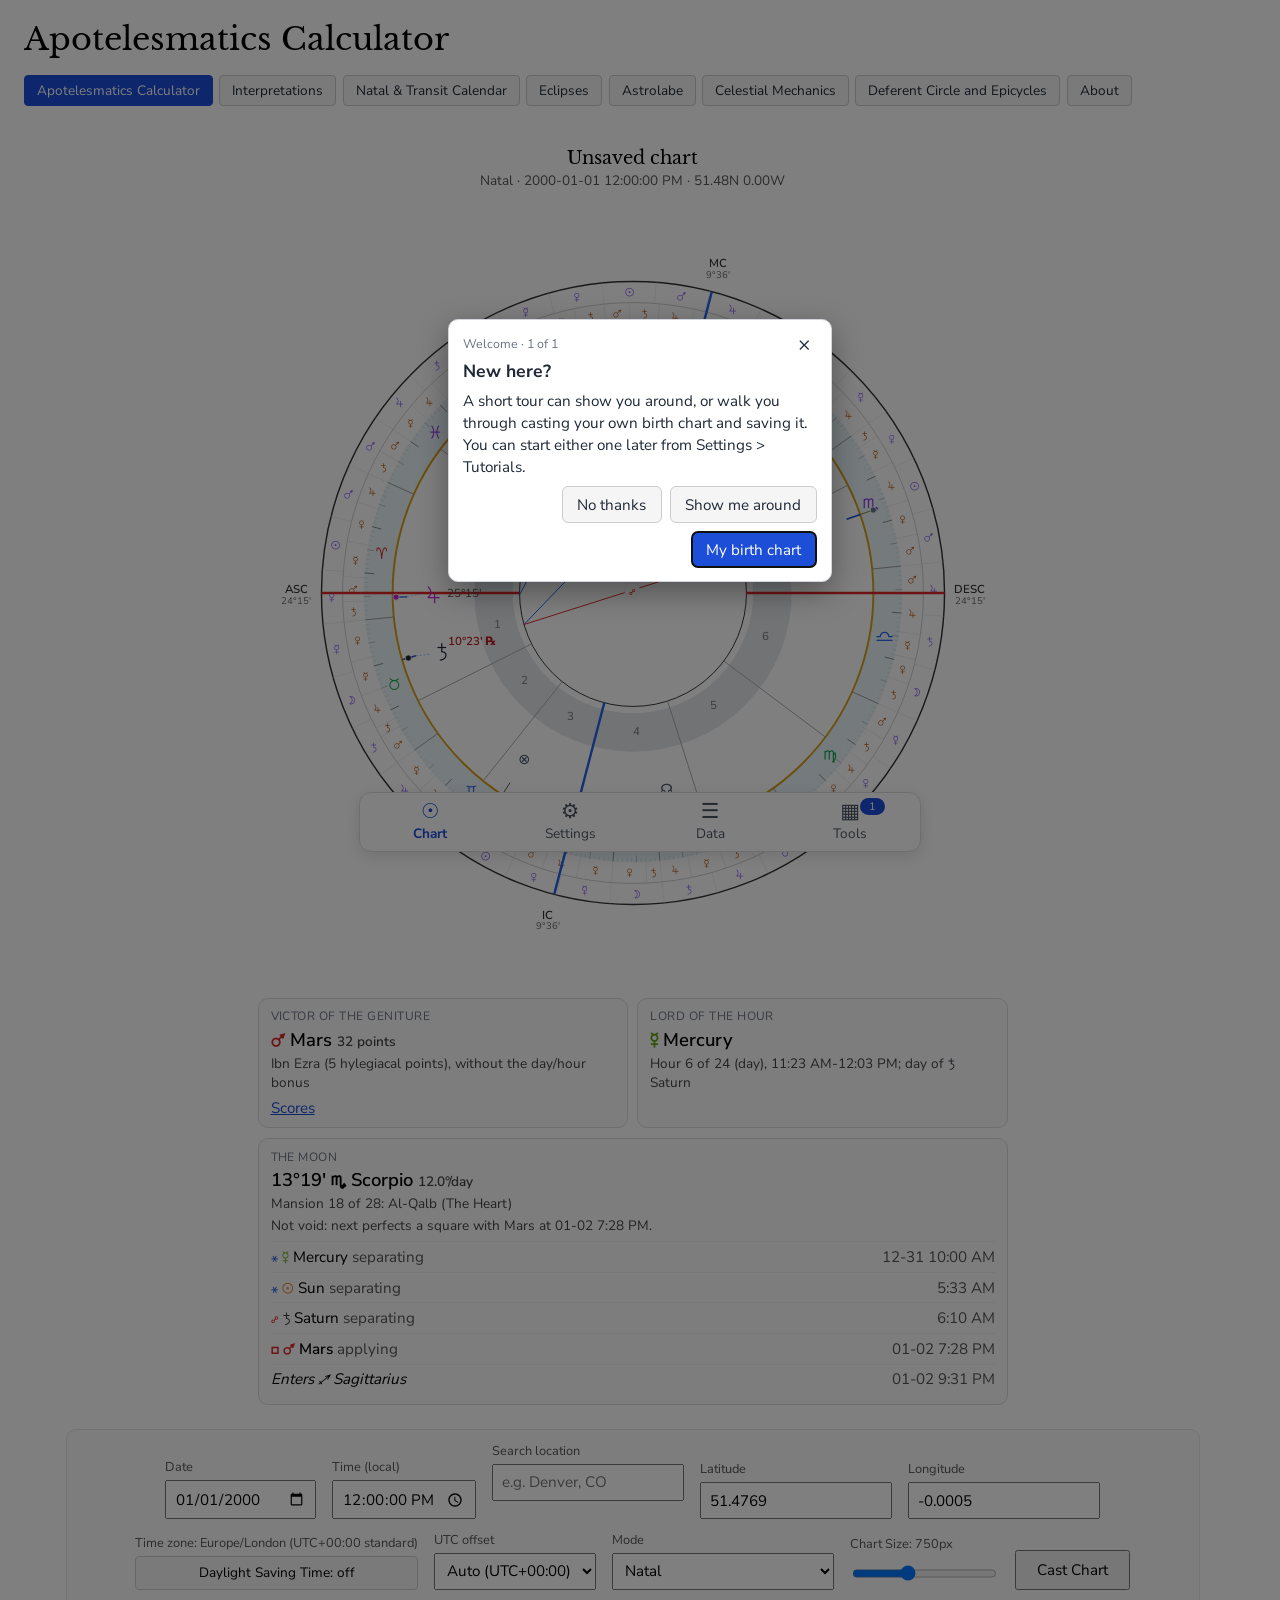
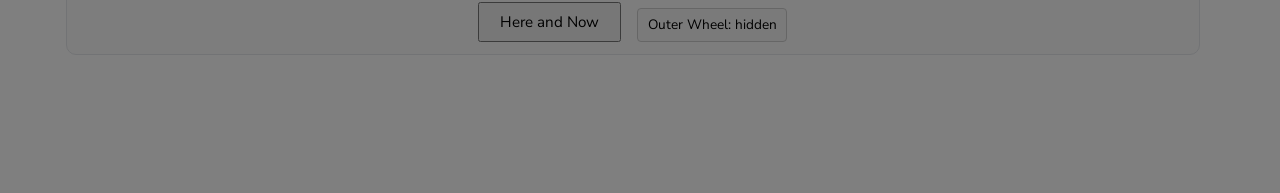
<file: index.html>
<!DOCTYPE html><html lang="en"><head><meta charset="utf-8"><meta name="viewport" content="width=device-width, initial-scale=1"><meta name="generator" content="Astro v7.1.6"><link rel="icon" type="image/svg+xml" href="/icons/icon.svg"><link rel="icon" type="image/png" sizes="192x192" href="/icons/icon-192.png"><link rel="apple-touch-icon" href="/icons/apple-touch-icon.png"><link rel="manifest" href="/manifest.webmanifest"><meta name="theme-color" content="#1e293b"><script>
	try {
		var t = localStorage.getItem('astro-app:theme');
		var dark = t === 'dark' || (t !== 'light' && window.matchMedia('(prefers-color-scheme: dark)').matches);
		document.documentElement.dataset.theme = dark ? 'dark' : 'light';
	} catch (e) {}
</script><title>Apotelesmatics Calculator</title><link rel="stylesheet" href="/_astro/index.DujDGLw1.css"><link rel="stylesheet" href="/_astro/AppUpdates.CD6OBEKb.css"><style>.tour-spotlight{z-index:2000;pointer-events:none;border-radius:8px;outline:2px solid #f59e0b;transition:left .2s,top .2s,width .2s,height .2s;position:fixed;box-shadow:0 0 0 9999px #00000080}.tour-spotlight-none{outline:none;width:0!important;height:0!important;top:50%!important;left:50%!important}.tour-card{z-index:2001;box-sizing:border-box;width:min(24rem,100vw - 16px);max-height:calc(100vh - 16px);font-family:var(--font-sans);color:var(--lightningcss-light,#1f2937)var(--lightningcss-dark,#e5e7eb);background:var(--lightningcss-light,#fff)var(--lightningcss-dark,#1f2329);border:1px solid var(--lightningcss-light,#d1d5db)var(--lightningcss-dark,#3b3f46);border-radius:10px;padding:.75rem .9rem .8rem;font-size:.95rem;line-height:1.45;position:fixed;overflow-y:auto;box-shadow:0 10px 30px #00000059}.tour-card-head{justify-content:space-between;align-items:center;gap:.5rem;display:flex}.tour-card-count{color:var(--lightningcss-light,#6b7280)var(--lightningcss-dark,#9ca3af);font-size:.78rem}.tour-close{color:inherit;cursor:pointer;background:0 0;border:none;padding:.1rem .4rem;font-size:1.3rem;line-height:1}.tour-card-title{margin:.2rem 0 .35rem;font-size:1.1rem}.tour-card-text p{margin:0 0 .5rem}.tour-card-buttons{flex-wrap:wrap;justify-content:flex-end;gap:.5rem;margin-top:.4rem;display:flex}.tour-card-buttons button{color:inherit;cursor:pointer;background:var(--lightningcss-light,#f5f5f5)var(--lightningcss-dark,#2b3038);border:1px solid var(--lightningcss-light,#ccc)var(--lightningcss-dark,#4b5058);border-radius:6px;padding:.4rem .9rem}.tour-card-buttons .tour-next{color:#fff;background:#1d4ed8;border-color:#1d4ed8}.tour-card-buttons button:disabled{opacity:.45;cursor:default}@media print{.tour-spotlight,.tour-card{display:none}}
.sphere-host{aspect-ratio:1;touch-action:none;background:radial-gradient(circle at 50% 45%,var(--lightningcss-light,#fff)var(--lightningcss-dark,#121212) 0%,var(--lightningcss-light,#f1f5f9)var(--lightningcss-dark,#181a1c) 70%,var(--lightningcss-light,#e2e8f0)var(--lightningcss-dark,#212429) 100%);border-radius:8px;width:min(95vw,750px);position:relative}.sphere-host .sphere-canvas,.sphere-host .sphere-labels{width:100%;height:100%;position:absolute;inset:0}.sphere-host .sphere-labels{cursor:grab}.sphere-label{font:12px/1 var(--font-sans);color:var(--lightningcss-light,#1f2937)var(--lightningcss-dark,#b1bed0);white-space:nowrap;pointer-events:auto;user-select:none;text-shadow:0 0 3px var(--lightningcss-light,#fff)var(--lightningcss-dark,#121212),0 0 3px var(--lightningcss-light,#fff)var(--lightningcss-dark,#121212);transition:opacity .15s}.sphere-cardinal{color:var(--lightningcss-light,#15803d)var(--lightningcss-dark,#43a45f);font-size:14px;font-weight:700}.sphere-small{color:var(--lightningcss-light,#475569)var(--lightningcss-dark,#8e9eb4);font-size:11px}.sphere-angle{color:var(--lightningcss-light,#b91c1c)var(--lightningcss-dark,#ef564b);font-weight:700}.sphere-house{color:var(--lightningcss-light,#6b7280)var(--lightningcss-dark,#828997);font-size:11px}.sphere-sign,.sphere-planet{font-family:Astronomicon,sans-serif;font-size:19px}.sphere-sign-fire{color:var(--lightningcss-light,#dc2626)var(--lightningcss-dark,#e93632)}.sphere-sign-earth{color:var(--lightningcss-light,#16a34a)var(--lightningcss-dark,#069340)}.sphere-sign-air{color:var(--lightningcss-light,#2563eb)var(--lightningcss-dark,#4782fd)}.sphere-sign-water{color:var(--lightningcss-light,#9333ea)var(--lightningcss-dark,#a553fc)}.sphere-emphasis{color:var(--lightningcss-light,#0f172a)var(--lightningcss-dark,#bfcbe6);background:var(--lightningcss-light,#ffffffd9)var(--lightningcss-dark,#121212d9);border-radius:3px;padding:1px 4px;font-size:13px;font-weight:700}.sphere-star{color:var(--lightningcss-light,#92400e)var(--lightningcss-dark,#d57d51);font-size:11px}.sphere-star-point{cursor:default;background:#b45309;border-radius:50%;display:block;box-shadow:0 0 0 4px #0000}.sphere-star-point.mag-0{width:7px;height:7px}.sphere-star-point.mag-1{width:5.5px;height:5.5px}.sphere-star-point.mag-2{width:4.5px;height:4.5px}.sphere-star-point.mag-3{width:3.5px;height:3.5px}.sphere-star-point:after{content:attr(data-name);font:11px/1 var(--font-sans);color:var(--lightningcss-light,#7c2d12)var(--lightningcss-dark,#e2896d);white-space:nowrap;text-shadow:0 0 3px var(--lightningcss-light,#fff)var(--lightningcss-dark,#121212),0 0 3px var(--lightningcss-light,#fff)var(--lightningcss-dark,#121212);opacity:0;pointer-events:none;position:absolute;top:-6px;left:9px}.sphere-star-point:hover:after{opacity:1}
</style></head><body><header class="site-header"><h1>Apotelesmatics Calculator</h1><nav class="app-nav"><a href="/" aria-current="page">Apotelesmatics Calculator</a><a href="/interpret/">Interpretations</a><a href="/calendar/">Natal &amp; Transit Calendar</a><a href="/eclipses/">Eclipses</a><a href="/astrolabe/">Astrolabe</a><a href="/models/">Celestial Mechanics</a><a href="/cycles/">Deferent Circle and Epicycles</a><a href="/about/">About</a></nav><script type="module">for(let e of document.querySelectorAll(`.app-nav`)){let t=e.querySelector(`[aria-current="page"]`);t&&e.scrollWidth>e.clientWidth&&(e.scrollLeft=t.offsetLeft-e.offsetLeft-16)}</script></header><script type="module" src="/_astro/SiteHeader.astro_astro_type_script_index_0_lang.Cd1IFCp_.js"></script><div class="natal-chart-app" data-astro-cid-cqwdj5rk><div id="settings-screen" data-screen-title="Settings" data-astro-cid-cqwdj5rk><form id="birth-form" data-astro-cid-cqwdj5rk><details class="control-group" id="menu-display" data-astro-cid-cqwdj5rk><summary data-astro-cid-cqwdj5rk>Chart Display</summary><div class="field-row" data-astro-cid-cqwdj5rk><div class="field" data-astro-cid-cqwdj5rk><span class="tz-label" data-astro-cid-cqwdj5rk>&nbsp;</span><button type="button" id="outer-planets-toggle" class="toggle-btn" aria-pressed="false" data-astro-cid-cqwdj5rk>Outer Planets: hidden</button></div><div class="field" data-astro-cid-cqwdj5rk><label for="lunar-node-select" title="True: the node of the Moon's actual orbit at the moment. Mean: its smoothly regressing average." data-astro-cid-cqwdj5rk>Lunar Nodes</label><select id="lunar-node-select" data-astro-cid-cqwdj5rk><option value="true" selected data-astro-cid-cqwdj5rk>True</option><option value="mean" data-astro-cid-cqwdj5rk>Mean</option></select></div><div class="field" data-astro-cid-cqwdj5rk><label for="house-system-select" data-astro-cid-cqwdj5rk>House System</label><select id="house-system-select" data-astro-cid-cqwdj5rk><option value="alcabitius" selected data-astro-cid-cqwdj5rk>Alcabitius</option><option value="whole-sign" data-astro-cid-cqwdj5rk>Whole Sign</option><option value="placidus" data-astro-cid-cqwdj5rk>Placidus</option><option value="campanus" data-astro-cid-cqwdj5rk>Campanus</option><option value="equal" data-astro-cid-cqwdj5rk>Equal</option><option value="regiomontanus" data-astro-cid-cqwdj5rk>Regiomontanus</option><option value="porphyry" data-astro-cid-cqwdj5rk>Porphyry</option><option value="topocentric" data-astro-cid-cqwdj5rk>Topocentric</option><option value="meridian" data-astro-cid-cqwdj5rk>Meridian</option><option value="morinus" data-astro-cid-cqwdj5rk>Morinus</option></select><label class="checkbox-label" id="campanus-vertex-field" hidden data-astro-cid-cqwdj5rk><input type="checkbox" id="campanus-vertex-checkbox" data-astro-cid-cqwdj5rk>Use the Antivertex/Vertex as the 1st/7th (polar latitude)</label></div><div class="field" title="The classical &quot;N-degree rule&quot;: a planet in the last few degrees of a cadent house is still treated as angular. Affects which house a planet is counted in (and so its angularity) for the Hyleg/Alcocoden, Accidental Dignities, the other significator panels and the Interpreter -- not essential dignities, sect, or the plain planet table." data-astro-cid-cqwdj5rk><label for="cusp-offset-input" data-astro-cid-cqwdj5rk>Cusp Offset (deg)</label><input type="number" id="cusp-offset-input" min="-30" max="30" step="1" value="0" data-astro-cid-cqwdj5rk></div><div class="field" data-astro-cid-cqwdj5rk><label for="bounds-system-select" data-astro-cid-cqwdj5rk>Bounds (Terms) System</label><select id="bounds-system-select" data-astro-cid-cqwdj5rk><option value="tetrabiblos" selected data-astro-cid-cqwdj5rk>Ptolemy (Tetrabiblos)</option><option value="ptolemaic" data-astro-cid-cqwdj5rk>Ptolemy (Lilly)</option><option value="egyptian" data-astro-cid-cqwdj5rk>Egyptian</option><option value="chaldean" data-astro-cid-cqwdj5rk>Chaldean</option></select></div><div class="field" data-astro-cid-cqwdj5rk><span class="tz-label" data-astro-cid-cqwdj5rk>&nbsp;</span><button type="button" id="bounds-toggle" class="toggle-btn" aria-pressed="true" data-astro-cid-cqwdj5rk>Bounds: shown</button></div><div class="field" data-astro-cid-cqwdj5rk><span class="tz-label" data-astro-cid-cqwdj5rk>&nbsp;</span><button type="button" id="decans-toggle" class="toggle-btn" aria-pressed="true" data-astro-cid-cqwdj5rk>Chaldean Decans: shown</button></div><div class="field" data-astro-cid-cqwdj5rk><span class="tz-label" data-astro-cid-cqwdj5rk>&nbsp;</span><button type="button" id="ninth-parts-toggle" class="toggle-btn" aria-pressed="false" data-astro-cid-cqwdj5rk>Ninth Parts: hidden</button></div><div class="field" data-astro-cid-cqwdj5rk><span class="tz-label" data-astro-cid-cqwdj5rk>&nbsp;</span><button type="button" id="twelfth-parts-toggle" class="toggle-btn" aria-pressed="false" data-astro-cid-cqwdj5rk>Twelfth Parts: hidden</button></div><div class="field" data-astro-cid-cqwdj5rk><span class="tz-label" data-astro-cid-cqwdj5rk>&nbsp;</span><button type="button" id="points-toggle" class="toggle-btn" aria-pressed="true" data-astro-cid-cqwdj5rk>Nodes/Lots/Syzygy: shown</button></div><div class="field" data-astro-cid-cqwdj5rk><span class="tz-label" data-astro-cid-cqwdj5rk>&nbsp;</span><button type="button" id="vertex-toggle" class="toggle-btn" aria-pressed="false" data-astro-cid-cqwdj5rk>Vertex: hidden</button></div><div class="field" data-astro-cid-cqwdj5rk><span class="tz-label" data-astro-cid-cqwdj5rk>&nbsp;</span><button type="button" id="sphere-toggle" class="toggle-btn" aria-pressed="false" title="Show the chart as a 3D celestial sphere: horizon, meridian, equator, ecliptic, house lines and planets" data-astro-cid-cqwdj5rk>3D Sphere: off</button></div><div class="field" data-astro-cid-cqwdj5rk><span class="tz-label" data-astro-cid-cqwdj5rk>&nbsp;</span><button type="button" id="horizon-curves-toggle" class="toggle-btn" aria-pressed="false" title="Where the horizon and meridian cross each ecliptic latitude, so a planet off the ecliptic shows on its true side of them" data-astro-cid-cqwdj5rk>Horizon &amp; Meridian: hidden</button></div><div class="field" data-astro-cid-cqwdj5rk><span class="tz-label" data-astro-cid-cqwdj5rk>&nbsp;</span><button type="button" id="aspects-toggle" class="toggle-btn" aria-pressed="true" data-astro-cid-cqwdj5rk>Aspects: shown</button></div><div class="field" data-astro-cid-cqwdj5rk><span class="tz-label" data-astro-cid-cqwdj5rk>&nbsp;</span><button type="button" id="aspect-mode-toggle" class="toggle-btn" aria-pressed="false" data-astro-cid-cqwdj5rk>Aspects: Zodiacal</button></div><div class="field" data-astro-cid-cqwdj5rk><span class="tz-label" data-astro-cid-cqwdj5rk>&nbsp;</span><button type="button" id="antiscia-toggle" class="toggle-btn" aria-pressed="false" data-astro-cid-cqwdj5rk>Antiscia: hidden</button></div><div class="field" data-astro-cid-cqwdj5rk><label for="degree-table-source-select" data-astro-cid-cqwdj5rk>Degrees in Signs Source</label><select id="degree-table-source-select" data-astro-cid-cqwdj5rk><option value="gr-intr" selected data-astro-cid-cqwdj5rk>Abu Ma'shar (Gr. Intr.)</option><option value="al-qabisi" data-astro-cid-cqwdj5rk>al-Qabisi</option></select></div><div class="field" data-astro-cid-cqwdj5rk><span class="tz-label" data-astro-cid-cqwdj5rk>&nbsp;</span><button type="button" id="degree-kinds-toggle" class="toggle-btn" aria-pressed="false" data-astro-cid-cqwdj5rk>Degrees in Signs: hidden</button></div><div class="field" data-astro-cid-cqwdj5rk><span class="tz-label" data-astro-cid-cqwdj5rk>&nbsp;</span><button type="button" id="lunar-mansion-toggle" class="toggle-btn" aria-pressed="false" data-astro-cid-cqwdj5rk>Lunar Mansions: hidden</button></div><div class="field" data-astro-cid-cqwdj5rk><span class="tz-label" data-astro-cid-cqwdj5rk>&nbsp;</span><button type="button" id="moon-centers-toggle" class="toggle-btn" aria-pressed="false" title="Where the Moon stands at each of her centers (posts) in this chart's lunation" data-astro-cid-cqwdj5rk>Moon's Centers: hidden</button></div><div class="field" data-astro-cid-cqwdj5rk><label for="moon-centers-scheme-select" data-astro-cid-cqwdj5rk>Centers of the Moon</label><select id="moon-centers-scheme-select" data-astro-cid-cqwdj5rk><option value="ptolemy" data-astro-cid-cqwdj5rk>Ptolemy (12)</option><option value="kindi" selected data-astro-cid-cqwdj5rk>Al-Kindi ch. 7 (16)</option></select></div></div></details><details class="control-group" id="menu-dignities" data-astro-cid-cqwdj5rk><summary data-astro-cid-cqwdj5rk>Dignities &amp; Condition</summary><div class="field-row" data-astro-cid-cqwdj5rk><div class="field" data-astro-cid-cqwdj5rk><span class="tz-label" data-astro-cid-cqwdj5rk>&nbsp;</span><button type="button" id="dignities-toggle" class="toggle-btn" aria-pressed="false" data-astro-cid-cqwdj5rk>Dignities: hidden</button></div><div class="field" data-astro-cid-cqwdj5rk><span class="tz-label" data-astro-cid-cqwdj5rk>&nbsp;</span><button type="button" id="temperament-toggle" class="toggle-btn" aria-pressed="false" data-astro-cid-cqwdj5rk>Temperament: hidden</button></div><div class="field" data-astro-cid-cqwdj5rk><span class="tz-label" data-astro-cid-cqwdj5rk>&nbsp;</span><button type="button" id="hyleg-toggle" class="toggle-btn" aria-pressed="false" data-astro-cid-cqwdj5rk>Hyleg/Alcocoden: hidden</button></div><div class="field" data-astro-cid-cqwdj5rk><span class="tz-label" data-astro-cid-cqwdj5rk>&nbsp;</span><button type="button" id="almuten-toggle" class="toggle-btn" aria-pressed="false" data-astro-cid-cqwdj5rk>Almuten/Victor: hidden</button></div><div class="field" data-astro-cid-cqwdj5rk><span class="tz-label" data-astro-cid-cqwdj5rk>&nbsp;</span><button type="button" id="house-almuten-toggle" class="toggle-btn" aria-pressed="false" data-astro-cid-cqwdj5rk>House Almutens: hidden</button></div><div class="field" data-astro-cid-cqwdj5rk><span class="tz-label" data-astro-cid-cqwdj5rk>&nbsp;</span><button type="button" id="victor-calc-toggle" class="toggle-btn" aria-pressed="false" data-astro-cid-cqwdj5rk>Victor Calculator: hidden</button></div><div class="field" data-astro-cid-cqwdj5rk><span class="tz-label" data-astro-cid-cqwdj5rk>&nbsp;</span><button type="button" id="wealth-almuten-toggle" class="toggle-btn" aria-pressed="false" data-astro-cid-cqwdj5rk>Wealth Significator: hidden</button></div><div class="field" data-astro-cid-cqwdj5rk><span class="tz-label" data-astro-cid-cqwdj5rk>&nbsp;</span><button type="button" id="profession-significator-toggle" class="toggle-btn" aria-pressed="false" data-astro-cid-cqwdj5rk>Profession Significator: hidden</button></div><div class="field" data-astro-cid-cqwdj5rk><span class="tz-label" data-astro-cid-cqwdj5rk>&nbsp;</span><button type="button" id="speculum-toggle" class="toggle-btn" aria-pressed="false" data-astro-cid-cqwdj5rk>Speculum: hidden</button></div><div class="field" data-astro-cid-cqwdj5rk><span class="tz-label" data-astro-cid-cqwdj5rk>&nbsp;</span><button type="button" id="hayz-toggle" class="toggle-btn" aria-pressed="false" data-astro-cid-cqwdj5rk>Hayz: hidden</button></div><div class="field" data-astro-cid-cqwdj5rk><span class="tz-label" data-astro-cid-cqwdj5rk>&nbsp;</span><button type="button" id="doryphory-toggle" class="toggle-btn" aria-pressed="false" data-astro-cid-cqwdj5rk>Doryphory: hidden</button></div><div class="field" data-astro-cid-cqwdj5rk><span class="tz-label" data-astro-cid-cqwdj5rk>&nbsp;</span><button type="button" id="aspect-conditions-toggle" class="toggle-btn" aria-pressed="false" data-astro-cid-cqwdj5rk>Aspect Conditions: hidden</button></div><div class="field" data-astro-cid-cqwdj5rk><span class="tz-label" data-astro-cid-cqwdj5rk>&nbsp;</span><button type="button" id="reception-toggle" class="toggle-btn" aria-pressed="false" data-astro-cid-cqwdj5rk>Reception: hidden</button></div></div></details><details class="control-group" id="menu-predictive" data-astro-cid-cqwdj5rk><summary data-astro-cid-cqwdj5rk>Predictive Techniques</summary><div class="field-row" data-astro-cid-cqwdj5rk><div class="field" data-astro-cid-cqwdj5rk><span class="tz-label" data-astro-cid-cqwdj5rk>&nbsp;</span><button type="button" id="firdaria-toggle" class="toggle-btn" aria-pressed="false" data-astro-cid-cqwdj5rk>Firdaria: hidden</button></div><div class="field" data-astro-cid-cqwdj5rk><span class="tz-label" data-astro-cid-cqwdj5rk>&nbsp;</span><button type="button" id="zr-toggle" class="toggle-btn" aria-pressed="false" data-astro-cid-cqwdj5rk>Zodiacal Releasing: hidden</button></div><div class="field" data-astro-cid-cqwdj5rk><span class="tz-label" data-astro-cid-cqwdj5rk>&nbsp;</span><button type="button" id="decennials-toggle" class="toggle-btn" aria-pressed="false" data-astro-cid-cqwdj5rk>Decennials: hidden</button></div></div></details><details class="control-group" id="menu-heliacal" data-astro-cid-cqwdj5rk><summary data-astro-cid-cqwdj5rk>Heliacal Phases</summary><div class="field-row" data-astro-cid-cqwdj5rk><div class="field" data-astro-cid-cqwdj5rk><span class="tz-label" data-astro-cid-cqwdj5rk>&nbsp;</span><button type="button" id="visibility-toggle" class="toggle-btn" aria-pressed="false" data-astro-cid-cqwdj5rk>Planetary Visibility & Calendar: hidden</button></div><div class="field" data-astro-cid-cqwdj5rk><span class="tz-label" data-astro-cid-cqwdj5rk>&nbsp;</span><button type="button" id="heliacal-phases-toggle" class="toggle-btn" aria-pressed="false" data-astro-cid-cqwdj5rk>Heliacal Phases: hidden</button></div><div class="field" data-astro-cid-cqwdj5rk><span class="tz-label" data-astro-cid-cqwdj5rk>&nbsp;</span><button type="button" id="heliacal-marks-toggle" class="toggle-btn" aria-pressed="true" data-astro-cid-cqwdj5rk>Heliacal Marks: shown</button></div><div class="field" data-astro-cid-cqwdj5rk><span class="tz-label" data-astro-cid-cqwdj5rk>&nbsp;</span><button type="button" id="heliacal-stars-toggle" class="toggle-btn" aria-pressed="false" data-astro-cid-cqwdj5rk>Venus &amp; Mercury Stars: hidden</button></div></div></details><details class="control-group" id="menu-other" data-astro-cid-cqwdj5rk><summary data-astro-cid-cqwdj5rk>Other Tools</summary><div class="field-row" data-astro-cid-cqwdj5rk><div class="field" data-astro-cid-cqwdj5rk><span class="tz-label" data-astro-cid-cqwdj5rk>&nbsp;</span><button type="button" id="lots-toggle" class="toggle-btn" aria-pressed="false" data-astro-cid-cqwdj5rk>Lots: hidden</button></div><div class="field" data-astro-cid-cqwdj5rk><span class="tz-label" data-astro-cid-cqwdj5rk>&nbsp;</span><button type="button" id="fixed-stars-toggle" class="toggle-btn" aria-pressed="false" data-astro-cid-cqwdj5rk>Fixed Stars: hidden</button></div><div class="field" data-astro-cid-cqwdj5rk><span class="tz-label" data-astro-cid-cqwdj5rk>&nbsp;</span><button type="button" id="chart-library-toggle" class="toggle-btn" aria-pressed="true" data-astro-cid-cqwdj5rk>Chart Library: shown</button></div><div class="field" data-astro-cid-cqwdj5rk><span class="tz-label" data-astro-cid-cqwdj5rk>&nbsp;</span><button type="button" id="print-buttons-toggle" class="toggle-btn" aria-pressed="false" data-astro-cid-cqwdj5rk>Print Buttons: hidden</button></div></div></details><!-- The chart's data entry: in the form on a phone or the one-page layout, under the chart on a
		     computer (lib/ui/screens.ts) -- the form="" attributes keep it the form's wherever it sits. --><div id="chart-entry" data-astro-cid-cqwdj5rk><div class="field" data-astro-cid-cqwdj5rk><label for="date" data-astro-cid-cqwdj5rk>Date</label><input type="date" id="date" name="date" form="birth-form" required value="2000-01-01" data-astro-cid-cqwdj5rk></div><div class="field" data-astro-cid-cqwdj5rk><label for="time" data-astro-cid-cqwdj5rk>Time (local)</label><input type="time" id="time" name="time" form="birth-form" step="1" required value="12:00" data-astro-cid-cqwdj5rk></div><div class="field location-search" data-astro-cid-cqwdj5rk><label for="locationSearch" data-astro-cid-cqwdj5rk>Search location</label><input type="text" id="locationSearch" name="locationSearch" placeholder="e.g. Denver, CO" autocomplete="off" data-astro-cid-cqwdj5rk><ul id="location-results" hidden data-astro-cid-cqwdj5rk></ul><p id="location-status" class="status" aria-live="polite" data-astro-cid-cqwdj5rk></p></div><div class="field" data-astro-cid-cqwdj5rk><label for="latitude" data-astro-cid-cqwdj5rk>Latitude</label><input type="number" id="latitude" name="latitude" form="birth-form" required step="any" min="-90" max="90" value="51.4769" data-astro-cid-cqwdj5rk></div><div class="field" data-astro-cid-cqwdj5rk><label for="longitude" data-astro-cid-cqwdj5rk>Longitude</label><input type="number" id="longitude" name="longitude" form="birth-form" required step="any" min="-180" max="180" value="-0.0005" data-astro-cid-cqwdj5rk></div><div class="field" data-astro-cid-cqwdj5rk><span class="tz-label" id="tz-label" data-astro-cid-cqwdj5rk>Time zone: --</span><button type="button" id="dst-toggle" class="toggle-btn" aria-pressed="false" disabled data-astro-cid-cqwdj5rk>Daylight Saving Time: off</button></div><div class="field" data-astro-cid-cqwdj5rk><label for="utc-offset-select" data-astro-cid-cqwdj5rk>UTC offset</label><select id="utc-offset-select" data-astro-cid-cqwdj5rk><option value="auto" data-astro-cid-cqwdj5rk>Auto</option></select><span class="tz-label" id="tz-note" hidden data-astro-cid-cqwdj5rk>Before 1970 a zone keeps its main city's clock history -- check the offset for other towns.</span></div><div class="field" data-astro-cid-cqwdj5rk><label for="chart-mode-select" data-astro-cid-cqwdj5rk>Mode</label><select id="chart-mode-select" data-astro-cid-cqwdj5rk><option value="natal" data-astro-cid-cqwdj5rk>Natal</option><option value="walk" data-astro-cid-cqwdj5rk>Walk</option><option value="profections" data-astro-cid-cqwdj5rk>Profections</option><option value="directions" data-astro-cid-cqwdj5rk>Directions</option><option value="solar-return" data-astro-cid-cqwdj5rk>Solar Return</option><option value="secondary-progression" data-astro-cid-cqwdj5rk>Secondary Progression</option><option value="conception" data-astro-cid-cqwdj5rk>Conception (Trutine)</option><option value="now" data-astro-cid-cqwdj5rk>Now (chart of the moment)</option><option value="horary" data-astro-cid-cqwdj5rk>Horary</option><option value="electional" data-astro-cid-cqwdj5rk>Electional</option><option value="mundane" data-astro-cid-cqwdj5rk>Mundane</option></select></div><div class="field" data-astro-cid-cqwdj5rk><label for="chart-size" data-astro-cid-cqwdj5rk>Chart Size: <span id="chart-size-value" data-astro-cid-cqwdj5rk>750px</span></label><input type="range" id="chart-size" min="400" max="1400" step="25" value="750" data-astro-cid-cqwdj5rk></div><button type="submit" form="birth-form" id="cast-chart-btn" data-astro-cid-cqwdj5rk>Cast Chart</button><button type="button" id="update-saved-chart-btn" hidden data-astro-cid-cqwdj5rk></button><button type="button" id="here-now-btn" data-astro-cid-cqwdj5rk>Here and Now</button><button type="button" id="outer-wheel-toggle" class="toggle-btn" aria-pressed="false" data-astro-cid-cqwdj5rk>Outer Wheel: hidden</button></div></form><div class="field" data-astro-cid-cqwdj5rk><button type="button" id="save-defaults-btn" data-astro-cid-cqwdj5rk>Save Defaults</button><button type="button" id="reset-defaults-btn" data-astro-cid-cqwdj5rk>Reset Defaults</button><span id="settings-status-msg" class="status" aria-live="polite" data-astro-cid-cqwdj5rk></span></div><div class="field" data-astro-cid-cqwdj5rk><label for="layout-select" data-astro-cid-cqwdj5rk>Layout</label><select id="layout-select" data-astro-cid-cqwdj5rk><option value="auto" data-astro-cid-cqwdj5rk>Auto (phone screens on a phone, the computer layout on a computer)</option><option value="phone" data-astro-cid-cqwdj5rk>Phone: the chart, with each tool on a screen of its own</option><option value="desk" data-astro-cid-cqwdj5rk>Computer: the chart, with each tool in a panel beside it</option><option value="scroll" data-astro-cid-cqwdj5rk>One scrolling page (everything stacked)</option></select></div><div class="field" data-astro-cid-cqwdj5rk><label for="theme-select" data-astro-cid-cqwdj5rk>Dark Mode</label><select id="theme-select" data-astro-cid-cqwdj5rk><option value="auto" data-astro-cid-cqwdj5rk>Auto (follow the device)</option><option value="light" data-astro-cid-cqwdj5rk>Off</option><option value="dark" data-astro-cid-cqwdj5rk>On</option></select></div><div class="field" id="tutorials-field" data-astro-cid-cqwdj5rk><span class="tz-label" data-astro-cid-cqwdj5rk>Tutorials</span><button type="button" data-tour="getting-around" data-astro-cid-cqwdj5rk>Getting around</button><button type="button" data-tour="birth-chart" data-astro-cid-cqwdj5rk>Your birth chart</button></div><section class="app-settings" aria-labelledby="app-settings-title" data-astro-cid-bgik3wfe><h3 id="app-settings-title" data-astro-cid-bgik3wfe>App</h3><p class="app-settings-line" data-astro-cid-bgik3wfe><span id="app-install-badge" class="app-badge" data-astro-cid-bgik3wfe></span><span id="app-install-text" data-astro-cid-bgik3wfe></span></p><p id="app-install-steps" class="app-settings-help" hidden data-astro-cid-bgik3wfe></p><div class="app-settings-buttons" data-astro-cid-bgik3wfe><button type="button" id="app-install-btn" hidden data-astro-cid-bgik3wfe>Install App</button><button type="button" id="app-update-btn" data-astro-cid-bgik3wfe>Check for Updates</button><button type="button" id="app-reload-btn" hidden data-astro-cid-bgik3wfe>Reload to Update</button></div><p id="app-update-status" class="app-settings-help" aria-live="polite" data-astro-cid-bgik3wfe></p><p id="app-version" class="app-settings-help" data-astro-cid-bgik3wfe></p></section><script type="module" src="/_astro/AppSettings.astro_astro_type_script_index_0_lang.DkAqZQho.js"></script><p class="attribution" data-astro-cid-cqwdj5rk>Location search: <a href="https://photon.komoot.io/" target="_blank" rel="noopener" data-astro-cid-cqwdj5rk>Photon</a> / &copy; OpenStreetMap contributors; offline: <a href="https://www.geonames.org/" target="_blank" rel="noopener" data-astro-cid-cqwdj5rk>GeoNames</a> (CC BY 4.0)</p><p class="attribution" data-astro-cid-cqwdj5rk>Symbols: <a href="https://astronomicon.co/" target="_blank" rel="noopener" data-astro-cid-cqwdj5rk>Astronomicon</a> font by Roberto Corona (SIL Open Font License 1.1)</p></div><button type="button" id="chart-header" title="Chart settings" data-astro-cid-cqwdj5rk><span id="chart-header-name" data-astro-cid-cqwdj5rk></span><span id="chart-header-note" hidden data-astro-cid-cqwdj5rk></span><span id="chart-header-detail" data-astro-cid-cqwdj5rk></span></button><p id="reliability-warning" class="warning" hidden data-astro-cid-cqwdj5rk>The selected house system isn't reliably defined for this chart this close to the pole -- cusps and house placements shown may be inaccurate.</p><p id="polar-warning" class="warning" hidden data-astro-cid-cqwdj5rk></p><div id="walk-panel" hidden data-astro-cid-cqwdj5rk><div class="field" data-astro-cid-cqwdj5rk><label for="walk-step-count" data-astro-cid-cqwdj5rk>Every</label><input type="number" id="walk-step-count" min="1" step="1" value="1" data-astro-cid-cqwdj5rk><select id="walk-step-unit" data-astro-cid-cqwdj5rk><option value="second" data-astro-cid-cqwdj5rk>Seconds</option><option value="minute" data-astro-cid-cqwdj5rk>Minutes</option><option value="hour" data-astro-cid-cqwdj5rk>Hours</option><option value="day" selected data-astro-cid-cqwdj5rk>Days</option><option value="week" data-astro-cid-cqwdj5rk>Weeks</option><option value="month" data-astro-cid-cqwdj5rk>Months</option><option value="year" data-astro-cid-cqwdj5rk>Years</option></select><button type="button" id="walk-back-btn" aria-label="Step back" data-astro-cid-cqwdj5rk>&larr; Back</button><button type="button" id="walk-play-btn" data-astro-cid-cqwdj5rk>Play</button><button type="button" id="walk-forward-btn" aria-label="Step forward" data-astro-cid-cqwdj5rk>Forward &rarr;</button><button type="button" id="walk-reset-btn" data-astro-cid-cqwdj5rk>Reset to Birth</button><button type="button" id="walk-now-btn" data-astro-cid-cqwdj5rk>Jump to Now</button></div><div id="walk-date-picker" class="field" hidden data-astro-cid-cqwdj5rk><label for="walk-year-input" data-astro-cid-cqwdj5rk>Jump to</label><input type="number" id="walk-year-input" step="1" placeholder="Year" data-astro-cid-cqwdj5rk><select id="walk-month-select" data-astro-cid-cqwdj5rk><option value="1" data-astro-cid-cqwdj5rk>Jan</option><option value="2" data-astro-cid-cqwdj5rk>Feb</option><option value="3" data-astro-cid-cqwdj5rk>Mar</option><option value="4" data-astro-cid-cqwdj5rk>Apr</option><option value="5" data-astro-cid-cqwdj5rk>May</option><option value="6" data-astro-cid-cqwdj5rk>Jun</option><option value="7" data-astro-cid-cqwdj5rk>Jul</option><option value="8" data-astro-cid-cqwdj5rk>Aug</option><option value="9" data-astro-cid-cqwdj5rk>Sep</option><option value="10" data-astro-cid-cqwdj5rk>Oct</option><option value="11" data-astro-cid-cqwdj5rk>Nov</option><option value="12" data-astro-cid-cqwdj5rk>Dec</option></select><select id="walk-day-select" data-astro-cid-cqwdj5rk></select><button type="button" id="walk-date-go-btn" data-astro-cid-cqwdj5rk>Go</button></div><div id="profection-options" class="field" hidden data-astro-cid-cqwdj5rk><label for="profection-method-select" data-astro-cid-cqwdj5rk>Method</label><select id="profection-method-select" data-astro-cid-cqwdj5rk><option value="continuous" selected data-astro-cid-cqwdj5rk>Continuous</option><option value="hellenistic" data-astro-cid-cqwdj5rk>Hellenistic (sign per year)</option></select><label class="checkbox-label" data-astro-cid-cqwdj5rk><input type="checkbox" id="profection-whole-sign-checkbox" data-astro-cid-cqwdj5rk>Whole Sign (both wheels)</label></div><p id="walk-date-label" class="status" aria-live="polite" data-astro-cid-cqwdj5rk></p><p id="profection-status" class="status" aria-live="polite" hidden data-astro-cid-cqwdj5rk></p></div><div id="outer-wheel-panel" hidden data-astro-cid-cqwdj5rk><div class="field" data-astro-cid-cqwdj5rk><label for="outer-wheel-kind-select" data-astro-cid-cqwdj5rk>Outer Wheel</label><select id="outer-wheel-kind-select" data-astro-cid-cqwdj5rk><option value="transit" selected data-astro-cid-cqwdj5rk>Transits</option><option value="solar-return" data-astro-cid-cqwdj5rk>Solar Return</option><option value="secondary-progression" data-astro-cid-cqwdj5rk>Secondary Progression</option></select></div><div id="outer-wheel-inner-field" class="field" hidden data-astro-cid-cqwdj5rk><label for="outer-wheel-inner-select" data-astro-cid-cqwdj5rk>Inner chart</label><select id="outer-wheel-inner-select" data-astro-cid-cqwdj5rk><option value="" data-astro-cid-cqwdj5rk>-- pick a natal chart --</option></select><p class="hint" data-astro-cid-cqwdj5rk>The election turns on the outer wheel with the Walk controls, around a natal chart from the Chart Library.</p></div><div id="outer-wheel-step-field" class="field" data-astro-cid-cqwdj5rk><label for="outer-wheel-step-count" data-astro-cid-cqwdj5rk>Every</label><input type="number" id="outer-wheel-step-count" min="1" step="1" value="1" data-astro-cid-cqwdj5rk><select id="outer-wheel-step-unit" data-astro-cid-cqwdj5rk><option value="second" data-astro-cid-cqwdj5rk>Seconds</option><option value="minute" data-astro-cid-cqwdj5rk>Minutes</option><option value="hour" data-astro-cid-cqwdj5rk>Hours</option><option value="day" selected data-astro-cid-cqwdj5rk>Days</option><option value="week" data-astro-cid-cqwdj5rk>Weeks</option><option value="month" data-astro-cid-cqwdj5rk>Months</option><option value="year" data-astro-cid-cqwdj5rk>Years</option></select><button type="button" id="outer-wheel-back-btn" aria-label="Step back" data-astro-cid-cqwdj5rk>&larr; Back</button><button type="button" id="outer-wheel-play-btn" data-astro-cid-cqwdj5rk>Play</button><button type="button" id="outer-wheel-forward-btn" aria-label="Step forward" data-astro-cid-cqwdj5rk>Forward &rarr;</button><button type="button" id="outer-wheel-now-btn" data-astro-cid-cqwdj5rk>Jump to Now</button></div><div id="outer-wheel-sr-options" class="field" hidden data-astro-cid-cqwdj5rk><label for="outer-wheel-sr-year" data-astro-cid-cqwdj5rk>Year</label><input type="number" id="outer-wheel-sr-year" min="1" max="9999" step="1" data-astro-cid-cqwdj5rk><label for="outer-wheel-sr-quarter" data-astro-cid-cqwdj5rk>Quarter</label><select id="outer-wheel-sr-quarter" data-astro-cid-cqwdj5rk><option value="0" data-astro-cid-cqwdj5rk>Q1 (0&deg;)</option><option value="1" data-astro-cid-cqwdj5rk>Q2 (90&deg;)</option><option value="2" data-astro-cid-cqwdj5rk>Q3 (180&deg;)</option><option value="3" data-astro-cid-cqwdj5rk>Q4 (270&deg;)</option></select></div><p id="outer-wheel-date-label" class="status" aria-live="polite" data-astro-cid-cqwdj5rk></p></div><div id="chart-row" data-astro-cid-cqwdj5rk><div id="chart-mount" data-astro-cid-cqwdj5rk></div><div id="sphere-panel" hidden data-astro-cid-cqwdj5rk><div id="sphere-mount" class="sphere-host" aria-label="3D celestial sphere: drag to turn, scroll to zoom" data-astro-cid-cqwdj5rk></div><div class="field sphere-controls" data-astro-cid-cqwdj5rk><label for="sphere-view-select" data-astro-cid-cqwdj5rk>View</label><select id="sphere-view-select" data-astro-cid-cqwdj5rk></select><span class="status" data-astro-cid-cqwdj5rk>Drag to turn, scroll or pinch to zoom. Hover a glyph for its position.</span></div></div><div id="current-lords-panel" hidden data-astro-cid-cqwdj5rk><h3 data-astro-cid-cqwdj5rk>Current Lords</h3><table id="current-lords-table" data-astro-cid-cqwdj5rk><thead data-astro-cid-cqwdj5rk><tr data-astro-cid-cqwdj5rk><th data-astro-cid-cqwdj5rk>Significator</th><th data-astro-cid-cqwdj5rk>Lord of Terms</th><th data-astro-cid-cqwdj5rk>Lord of Rays</th></tr></thead><tbody data-astro-cid-cqwdj5rk></tbody></table></div><div id="solar-return-lords-panel" hidden data-astro-cid-cqwdj5rk><h3 data-astro-cid-cqwdj5rk>Solar Return Lords</h3><table id="solar-return-lords-table" data-astro-cid-cqwdj5rk><tbody data-astro-cid-cqwdj5rk><tr data-astro-cid-cqwdj5rk><th data-astro-cid-cqwdj5rk>Lord of the Year</th><td id="sr-lord-of-year" data-astro-cid-cqwdj5rk>--</td></tr><tr data-astro-cid-cqwdj5rk><th data-astro-cid-cqwdj5rk>Lord of the SR Bound</th><td id="sr-lord-of-bound" data-astro-cid-cqwdj5rk>--</td></tr><tr data-astro-cid-cqwdj5rk><th data-astro-cid-cqwdj5rk>Lord of Rays</th><td id="sr-lord-of-rays" data-astro-cid-cqwdj5rk>--</td></tr></tbody></table></div><div id="progressed-lunation-panel" hidden data-astro-cid-cqwdj5rk><h3 data-astro-cid-cqwdj5rk>Progressed Lunation</h3><table id="progressed-lunation-table" data-astro-cid-cqwdj5rk><tbody data-astro-cid-cqwdj5rk><tr data-astro-cid-cqwdj5rk><th data-astro-cid-cqwdj5rk>Progressed Sun</th><td id="prog-lunation-sun" data-astro-cid-cqwdj5rk>--</td></tr><tr data-astro-cid-cqwdj5rk><th data-astro-cid-cqwdj5rk>Progressed Moon</th><td id="prog-lunation-moon" data-astro-cid-cqwdj5rk>--</td></tr><tr data-astro-cid-cqwdj5rk><th data-astro-cid-cqwdj5rk>Phase</th><td id="prog-lunation-phase" data-astro-cid-cqwdj5rk>--</td></tr></tbody></table></div><div id="profection-lords-panel" hidden data-astro-cid-cqwdj5rk><h3 data-astro-cid-cqwdj5rk>Primary Direction Lords</h3><details class="explanation" data-astro-cid-cqwdj5rk><summary data-astro-cid-cqwdj5rk>About these settings</summary><p class="attribution" data-astro-cid-cqwdj5rk>Mundane Placidus Semi-Arc, Ray Crossing, Placidus key -- this app's default primary-direction configuration, independent of whatever the Directions panel itself currently has selected.</p></details><table id="profection-lords-table" data-astro-cid-cqwdj5rk><thead data-astro-cid-cqwdj5rk><tr data-astro-cid-cqwdj5rk><th data-astro-cid-cqwdj5rk>Significator</th><th data-astro-cid-cqwdj5rk>Lord of Terms</th><th data-astro-cid-cqwdj5rk>Lord of Rays</th></tr></thead><tbody data-astro-cid-cqwdj5rk></tbody></table><details id="profection-lords-details" data-astro-cid-cqwdj5rk><summary data-astro-cid-cqwdj5rk>Show all significators</summary><table id="profection-lords-extra-table" data-astro-cid-cqwdj5rk><thead data-astro-cid-cqwdj5rk><tr data-astro-cid-cqwdj5rk><th data-astro-cid-cqwdj5rk>Significator</th><th data-astro-cid-cqwdj5rk>Lord of Terms</th><th data-astro-cid-cqwdj5rk>Lord of Rays</th></tr></thead><tbody data-astro-cid-cqwdj5rk></tbody></table></details></div><div id="upcoming-profections-panel" hidden data-astro-cid-cqwdj5rk><h3 data-astro-cid-cqwdj5rk>Upcoming Profections</h3><label class="checkbox-label" data-astro-cid-cqwdj5rk><input type="checkbox" id="upcoming-profections-antiscia-checkbox" data-astro-cid-cqwdj5rk>Antiscia &amp; contrantiscia</label><details class="explanation" data-astro-cid-cqwdj5rk><summary data-astro-cid-cqwdj5rk>About this table</summary><p class="attribution" data-astro-cid-cqwdj5rk>Each significator's own continuous annual profection (30&deg;/year, always smoothly interpolated here regardless of the Method dropdown above -- aspect timing needs continuous motion to be well defined), walked forward 30&deg; -- about one year -- from the current walk date: both when it's about to enter a new sign (Lord of the Year) AND when it exactly conjoins/sextiles/squares/trines/opposes one of the natal chart's own 7 classical planets, or reaches one's antiscion or contrantiscion (the hidden conjunction and opposition). Like a primary direction, each contact governs from the day it perfects until the next, so the first row shows the contact still in force. A sextile, square or trine is dexter when the natal planet lies ahead of the profected point in the order of signs (casting its ray back onto it), sinister when it lies behind. A short look-ahead, not a full lifetime table -- usually a handful of rows.</p></details><details id="upcoming-profections-significator-details" open data-astro-cid-cqwdj5rk><summary data-astro-cid-cqwdj5rk>Significators</summary><h4 data-astro-cid-cqwdj5rk>Ascendant</h4><table id="upcoming-profections-ascendant-table" data-astro-cid-cqwdj5rk><thead data-astro-cid-cqwdj5rk><tr data-astro-cid-cqwdj5rk><th data-astro-cid-cqwdj5rk>Date</th><th data-astro-cid-cqwdj5rk>Event</th></tr></thead><tbody data-astro-cid-cqwdj5rk></tbody></table><div class="field" data-astro-cid-cqwdj5rk><label for="upcoming-profections-significator-select" data-astro-cid-cqwdj5rk>Significator</label><select id="upcoming-profections-significator-select" data-astro-cid-cqwdj5rk><option value="sun" data-astro-cid-cqwdj5rk>Sun</option><option value="moon" data-astro-cid-cqwdj5rk>Moon</option><option value="fortune" data-astro-cid-cqwdj5rk>Lot of Fortune</option><option value="midheaven" data-astro-cid-cqwdj5rk>Midheaven</option><option value="spirit" data-astro-cid-cqwdj5rk>Lot of Spirit</option><option value="syzygy" data-astro-cid-cqwdj5rk>Prenatal Syzygy</option><option value="mercury" data-astro-cid-cqwdj5rk>Mercury</option><option value="venus" data-astro-cid-cqwdj5rk>Venus</option><option value="mars" data-astro-cid-cqwdj5rk>Mars</option><option value="jupiter" data-astro-cid-cqwdj5rk>Jupiter</option><option value="saturn" data-astro-cid-cqwdj5rk>Saturn</option><option value="descendant" data-astro-cid-cqwdj5rk>Descendant</option><option value="ic" data-astro-cid-cqwdj5rk>IC</option><option value="northNode" data-astro-cid-cqwdj5rk>North Node</option><option value="southNode" data-astro-cid-cqwdj5rk>South Node</option></select></div><table id="upcoming-profections-other-table" data-astro-cid-cqwdj5rk><thead data-astro-cid-cqwdj5rk><tr data-astro-cid-cqwdj5rk><th data-astro-cid-cqwdj5rk>Date</th><th data-astro-cid-cqwdj5rk>Event</th></tr></thead><tbody data-astro-cid-cqwdj5rk></tbody></table></details><details id="upcoming-profections-promissor-details" data-astro-cid-cqwdj5rk><summary data-astro-cid-cqwdj5rk>Promissors</summary><p class="attribution" data-astro-cid-cqwdj5rk>The same look-ahead turned around: every significator above, profected, as it reaches the chosen natal planet's rays (or its antiscion/contrantiscion).</p><div class="field" data-astro-cid-cqwdj5rk><label for="upcoming-profections-promissor-select" data-astro-cid-cqwdj5rk>Promissor</label><select id="upcoming-profections-promissor-select" data-astro-cid-cqwdj5rk><option value="Sun" data-astro-cid-cqwdj5rk>Sun</option><option value="Moon" data-astro-cid-cqwdj5rk>Moon</option><option value="Mercury" data-astro-cid-cqwdj5rk>Mercury</option><option value="Venus" data-astro-cid-cqwdj5rk>Venus</option><option value="Mars" data-astro-cid-cqwdj5rk>Mars</option><option value="Jupiter" data-astro-cid-cqwdj5rk>Jupiter</option><option value="Saturn" data-astro-cid-cqwdj5rk>Saturn</option></select></div><table id="upcoming-profections-promissor-table" data-astro-cid-cqwdj5rk><thead data-astro-cid-cqwdj5rk><tr data-astro-cid-cqwdj5rk><th data-astro-cid-cqwdj5rk>Date</th><th data-astro-cid-cqwdj5rk>Significator</th><th data-astro-cid-cqwdj5rk>Event</th></tr></thead><tbody data-astro-cid-cqwdj5rk></tbody></table></details></div></div><div id="natal-panel" hidden data-astro-cid-cqwdj5rk><div class="now-cards" data-astro-cid-cqwdj5rk><div class="now-card" data-astro-cid-cqwdj5rk><div class="now-card-title" data-astro-cid-cqwdj5rk>Victor of the Geniture</div><div id="natal-victor" class="now-card-value" data-astro-cid-cqwdj5rk></div><div id="natal-victor-detail" class="now-card-detail" data-astro-cid-cqwdj5rk></div><button type="button" id="natal-victor-scores" class="now-card-link" data-astro-cid-cqwdj5rk>Scores</button></div><div class="now-card" data-astro-cid-cqwdj5rk><div class="now-card-title" data-astro-cid-cqwdj5rk>Lord of the Hour</div><div id="natal-hour-lord" class="now-card-value" data-astro-cid-cqwdj5rk></div><div id="natal-hour-detail" class="now-card-detail" data-astro-cid-cqwdj5rk></div></div><div class="now-card now-card-wide" data-astro-cid-cqwdj5rk><div class="now-card-title" data-astro-cid-cqwdj5rk>The Moon</div><div id="natal-moon" class="now-card-value" data-astro-cid-cqwdj5rk></div><div id="natal-moon-mansion" class="now-card-detail" data-astro-cid-cqwdj5rk></div><div id="natal-moon-detail" class="now-card-detail" data-astro-cid-cqwdj5rk></div><ul id="natal-moon-aspects" class="moon-aspects" data-astro-cid-cqwdj5rk></ul></div></div></div><div id="now-panel" hidden data-astro-cid-cqwdj5rk><div class="now-live" id="now-live" data-astro-cid-cqwdj5rk><span id="now-live-status" class="status" data-astro-cid-cqwdj5rk></span><button type="button" id="now-pause-btn" aria-pressed="false" data-astro-cid-cqwdj5rk>Pause</button><button type="button" id="now-here-btn" data-astro-cid-cqwdj5rk>Here</button></div><!-- Mundane, in the live controls' place: the chart's place, recast for the same moment --><div id="mundane-place" class="field location-search" hidden data-astro-cid-cqwdj5rk><label for="mundane-place-search" data-astro-cid-cqwdj5rk>Place of this chart</label><input type="text" id="mundane-place-search" placeholder="e.g. Washington, DC" autocomplete="off" data-astro-cid-cqwdj5rk><ul id="mundane-place-results" hidden data-astro-cid-cqwdj5rk></ul><p id="mundane-place-status" class="status" aria-live="polite" data-astro-cid-cqwdj5rk></p></div><div class="now-cards" data-astro-cid-cqwdj5rk><div class="now-card" data-astro-cid-cqwdj5rk><div class="now-card-title" data-astro-cid-cqwdj5rk>Lord of the Day</div><div id="now-day-lord" class="now-card-value" data-astro-cid-cqwdj5rk></div></div><div class="now-card" id="now-hour-card" title="Hold for the Planetary Hours table" data-astro-cid-cqwdj5rk><div class="now-card-title" data-astro-cid-cqwdj5rk>Lord of the Hour</div><div id="now-hour-lord" class="now-card-value" data-astro-cid-cqwdj5rk></div><div id="now-hour-detail" class="now-card-detail" data-astro-cid-cqwdj5rk></div></div><div class="now-card now-card-wide" id="now-moon-card" title="Hold for the Aspects of the Moon table" data-astro-cid-cqwdj5rk><div class="now-card-title" data-astro-cid-cqwdj5rk>The Moon</div><div id="now-moon" class="now-card-value" data-astro-cid-cqwdj5rk></div><div id="now-moon-detail" class="now-card-detail" data-astro-cid-cqwdj5rk></div><ul id="now-moon-aspects" class="moon-aspects" data-astro-cid-cqwdj5rk></ul></div></div></div><details id="rectify-panel" open hidden data-astro-cid-cqwdj5rk><summary data-astro-cid-cqwdj5rk>Rectification</summary><details class="explanation" data-astro-cid-cqwdj5rk><summary data-astro-cid-cqwdj5rk>About this tool</summary><p class="attribution" data-astro-cid-cqwdj5rk>Nudge the birth time and watch how a list of known life events lines up with the predictive techniques at each trial time. Nudging changes the chart's actual birth time, so the wheel and every other mode (Directions, Profections, Solar Return) follow the trial time too; the recorded time is kept so you can revert, or save the trial time to the chart once you're satisfied. Primary directions use the Directions panel's own type, technique and key (Ray Crossing), for the significators that move with the birth time: the Ascendant, Midheaven, Sun, Moon, Lots of Fortune and Spirit, and the prenatal Syzygy -- each directed or converse by its own hemisphere. A direction "matches" an event when it perfects within the window either side of the event's date; one whose promissor rules or occupies the event's house is marked &#9733;. Profections follow the Profections panel's Method. With "Quarterly by Ascendant" (in the Solar Return column's heading), each event gets the quarterly return in force, as with mundane ingresses: the annual return's Ascendant in a fixed sign stands for the whole year, in a mutable sign it is renewed at Q3 (180&deg;), in a cardinal sign at every quarter; unticked, every event uses the annual return. Events and characteristics are kept with the chart in the Chart Library (save the chart there first) and travel with export/import.</p></details><p id="rectify-time-label" class="status" aria-live="polite" data-astro-cid-cqwdj5rk></p><div class="field" data-astro-cid-cqwdj5rk><label for="rectify-step-count" data-astro-cid-cqwdj5rk>Nudge by</label><input type="number" id="rectify-step-count" min="1" step="1" value="1" data-astro-cid-cqwdj5rk><select id="rectify-step-unit" data-astro-cid-cqwdj5rk><option value="1" data-astro-cid-cqwdj5rk>Seconds</option><option value="60" selected data-astro-cid-cqwdj5rk>Minutes</option><option value="3600" data-astro-cid-cqwdj5rk>Hours</option></select><button type="button" id="rectify-earlier-btn" data-astro-cid-cqwdj5rk>&larr; Earlier</button><button type="button" id="rectify-later-btn" data-astro-cid-cqwdj5rk>Later &rarr;</button><button type="button" id="rectify-revert-btn" data-astro-cid-cqwdj5rk>Revert to Recorded Time</button><button type="button" id="rectify-save-time-btn" data-astro-cid-cqwdj5rk>Save Trial Time to Chart</button></div><div class="field" data-astro-cid-cqwdj5rk><label for="rectify-window-months" data-astro-cid-cqwdj5rk>Match window &plusmn;</label><input type="number" id="rectify-window-months" min="0.5" max="36" step="0.5" value="6" data-astro-cid-cqwdj5rk><span data-astro-cid-cqwdj5rk>months</span><label class="checkbox-label" data-astro-cid-cqwdj5rk><input type="checkbox" id="rectify-sr-checkbox" checked data-astro-cid-cqwdj5rk>Solar returns</label></div><p id="rectify-settings-label" class="status" data-astro-cid-cqwdj5rk></p><p id="rectify-status" class="status" aria-live="polite" data-astro-cid-cqwdj5rk></p><h3 data-astro-cid-cqwdj5rk>Trial Chart</h3><p id="rectify-trial-summary" data-astro-cid-cqwdj5rk></p><h3 data-astro-cid-cqwdj5rk>Characteristics</h3><div class="field" data-astro-cid-cqwdj5rk><label for="rectify-trait-input" data-astro-cid-cqwdj5rk>Add</label><input type="text" id="rectify-trait-input" placeholder="e.g. tall and lean, dark hair, quick-tempered" size="40" data-astro-cid-cqwdj5rk><button type="button" id="rectify-trait-add-btn" data-astro-cid-cqwdj5rk>Add</button></div><ul id="rectify-trait-list" data-astro-cid-cqwdj5rk></ul><h3 data-astro-cid-cqwdj5rk>Life Events</h3><div class="field" data-astro-cid-cqwdj5rk><label for="rectify-event-date" data-astro-cid-cqwdj5rk>Date</label><input type="date" id="rectify-event-date" data-astro-cid-cqwdj5rk><label for="rectify-event-label" data-astro-cid-cqwdj5rk>Event</label><input type="text" id="rectify-event-label" placeholder="e.g. married, father died, new job" size="28" data-astro-cid-cqwdj5rk><label for="rectify-event-house" data-astro-cid-cqwdj5rk>Topic</label><select id="rectify-event-house" data-astro-cid-cqwdj5rk><option value="" data-astro-cid-cqwdj5rk>--</option><option value="1" data-astro-cid-cqwdj5rk>1st -- body, life, character</option><option value="2" data-astro-cid-cqwdj5rk>2nd -- money, possessions</option><option value="3" data-astro-cid-cqwdj5rk>3rd -- siblings, short journeys</option><option value="4" data-astro-cid-cqwdj5rk>4th -- father, home, land</option><option value="5" data-astro-cid-cqwdj5rk>5th -- children, pleasure</option><option value="6" data-astro-cid-cqwdj5rk>6th -- illness, servants</option><option value="7" data-astro-cid-cqwdj5rk>7th -- marriage, partners, open enemies</option><option value="8" data-astro-cid-cqwdj5rk>8th -- death, inheritance</option><option value="9" data-astro-cid-cqwdj5rk>9th -- long journeys, religion, learning</option><option value="10" data-astro-cid-cqwdj5rk>10th -- career, honour, mother</option><option value="11" data-astro-cid-cqwdj5rk>11th -- friends, hopes, patrons</option><option value="12" data-astro-cid-cqwdj5rk>12th -- confinement, secret enemies</option></select><button type="button" id="rectify-event-add-btn" data-astro-cid-cqwdj5rk>Add Event</button></div><div class="wide-table-scroll" data-astro-cid-cqwdj5rk><table id="rectify-events-table" hidden data-astro-cid-cqwdj5rk><thead data-astro-cid-cqwdj5rk><tr data-astro-cid-cqwdj5rk><th data-astro-cid-cqwdj5rk>Date</th><th data-astro-cid-cqwdj5rk>Event</th><th data-astro-cid-cqwdj5rk>Age</th><th data-astro-cid-cqwdj5rk>Profection</th><th data-astro-cid-cqwdj5rk>Directions in window</th><th id="rectify-sr-col-header" data-astro-cid-cqwdj5rk>Solar Return<label class="checkbox-label rectify-sr-quarterly-label" title="Fixed annual Ascendant: Q1 all year. Mutable: Q1 and Q3. Cardinal: every quarter." data-astro-cid-cqwdj5rk><input type="checkbox" id="rectify-sr-quarterly-checkbox" checked data-astro-cid-cqwdj5rk>Quarterly by Ascendant</label></th><th data-astro-cid-cqwdj5rk></th></tr></thead><tbody data-astro-cid-cqwdj5rk></tbody></table></div><h3 data-astro-cid-cqwdj5rk>Scan Birth Times</h3><div class="field" data-astro-cid-cqwdj5rk><label for="rectify-scan-range" data-astro-cid-cqwdj5rk>Range &plusmn;</label><input type="number" id="rectify-scan-range" min="1" max="720" step="1" value="120" data-astro-cid-cqwdj5rk><span data-astro-cid-cqwdj5rk>minutes, every</span><input type="number" id="rectify-scan-step" min="5" max="3600" step="5" value="60" data-astro-cid-cqwdj5rk><span data-astro-cid-cqwdj5rk>seconds</span><button type="button" id="rectify-scan-btn" data-astro-cid-cqwdj5rk>Scan</button><button type="button" id="rectify-scan-stop-btn" hidden data-astro-cid-cqwdj5rk>Stop</button></div><p id="rectify-scan-status" class="status" aria-live="polite" data-astro-cid-cqwdj5rk></p><div class="wide-table-scroll" data-astro-cid-cqwdj5rk><table id="rectify-scan-table" hidden data-astro-cid-cqwdj5rk><thead data-astro-cid-cqwdj5rk><tr data-astro-cid-cqwdj5rk><th data-astro-cid-cqwdj5rk>Trial time</th><th data-astro-cid-cqwdj5rk>Offset</th><th data-astro-cid-cqwdj5rk>Ascendant</th><th data-astro-cid-cqwdj5rk>Midheaven</th><th data-astro-cid-cqwdj5rk>Events matched</th><th data-astro-cid-cqwdj5rk>Topical</th><th data-astro-cid-cqwdj5rk>Mean |days|</th><th data-astro-cid-cqwdj5rk></th></tr></thead><tbody data-astro-cid-cqwdj5rk></tbody></table></div></details><div id="directions-panel" hidden data-astro-cid-cqwdj5rk><h2 data-astro-cid-cqwdj5rk>Primary Directions -- General Condition</h2><details class="explanation" data-astro-cid-cqwdj5rk><summary data-astro-cid-cqwdj5rk>About this technique</summary><p class="attribution" data-astro-cid-cqwdj5rk><strong data-astro-cid-cqwdj5rk>Zodiacal</strong> directions use the classical "arc of direction" technique, read directly from al-Qabisi, <em data-astro-cid-cqwdj5rk>Introductions to Astrology</em> IV.11-14 (Dykes trans.) -- one of several astrologers who transmit this method, not its inventor. A significator is directed forward to a target degree, and the arc between them converts to time at one year per degree (al-Qabisi's own explicit sub-degree rate: a month per 5', 6 days per 1', i.e. a flat 360-day nominal year). The arc itself is a proportional blend of a pure right-ascension arc and a pure oblique-ascension arc, weighted by how far the significator sits through its own quadrant (its semi-diurnal or semi-nocturnal arc) -- reducing exactly to a plain right-ascension arc when the significator sits on the Midheaven or IC, and to a plain oblique-ascension arc on the Ascendant or Descendant. Five traditional significators can be directed (Ascendant: body; Sun: honor and dignity; Moon: soul and marriage; Lot of Fortune: wealth; Midheaven: career and mastery), plus two further points offered here using the same technique, beyond al-Qabisi's own five: the Lot of Spirit and the prenatal Syzygy. Each is directed through either of two targets: the bound (term) lord of wherever the significator currently sits, walking sign by sign through successive bounds ("distribution through the bounds," with a secondary "lord of the rays" annotation whenever some other planet's own aspect ray to the significator happens to perfect during that same bound period); or successive planetary aspect rays (conjunction/sextile/square/trine/opposition), nearest first. Whichever bounds system is selected above is used. Every point involved -- bound cusps, aspect rays, the significator itself -- is treated as if it sat exactly on the ecliptic; exact for the Ascendant/Midheaven/bound-cusps, but an approximation whenever a real planet is directed to another real planet, since planets have their own ecliptic latitude. This is the natal "general condition" only -- profection-scaled and solar-return-scaled variants are a separate, later feature. When the significator falls in the descending quadrant (houses 7-9, from the Descendant to the Midheaven), Ibn Ezra's account of Ptolemy directs it backward (against the order of the signs) instead of forward -- a genuinely disputed point in the tradition itself (Dorotheus argued for always-forward directing), offered here as an option rather than a correction.</p><p class="attribution" data-astro-cid-cqwdj5rk><strong data-astro-cid-cqwdj5rk>Mundane</strong> directions use <strong data-astro-cid-cqwdj5rk>Placidus Semi-Arc</strong>, a genuinely latitude-aware technique using each point's true right ascension and declination instead of the ecliptic-only approximation above: the promissor's own proportional position through its semi-arc (diurnal if above the horizon, nocturnal if below) is projected onto the significator's own semi-arc, and the arc of direction is the difference between that projected position and the significator's own natal one. Read here directly from Martin Gansten's <em data-astro-cid-cqwdj5rk>Primary Directions</em> (Appendix I, "proportional semi-arcs"), a modern source documenting Placidus's own method -- the term applies regardless of latitude data, so it's labeled the same either way. Real planetary latitude is always used here (only the Moon, among the seven significators, actually has any -- the Ascendant, Midheaven, Sun, Lot of Fortune, Lot of Spirit, and prenatal Syzygy all sit exactly on the ecliptic by definition): that's the entire point of a mundane technique, so there's no separate latitude-on/off toggle -- pick Zodiacal above instead for an ecliptic-only technique. There is no mundane walk through the bounds: the source computes single planet-to-planet arcs directly (its own worked example is one such arc), and an earlier attempt here to extend it into a bound-by-bound walk produced non-increasing ages partway through the zodiac -- a real bug, not a rare edge case, so that extension has been dropped rather than left half-working. Instead, Bound Distribution under Mundane walks the bounds zodiacally (as under Zodiacal) and fills each bound's Lord of Rays with the <em data-astro-cid-cqwdj5rk>mundane</em> directions (by whichever technique is selected) that perfect within it -- so the bound lords and the mundane aspects can be read together without switching types. Every walk is computed either fully <strong data-astro-cid-cqwdj5rk>direct</strong> (promissor carried to the significator) or fully <strong data-astro-cid-cqwdj5rk>converse</strong> (significator carried to the promissor) -- Martin Gansten's own distinction, Chapter 1 of <em data-astro-cid-cqwdj5rk>Primary Directions</em> -- decided once for the whole significator, not per event, shown in the table's own Motion column. Defaults by hemisphere (eastern significators direct, western converse) and is switchable below. The Ascendant and Midheaven use a different, simpler formula from the rest (Gansten's own sec. 2/3, "directing a point to the meridian/horizon") rather than the proportional semi-arc projection above, since that projection is explicitly scoped by its own source to non-angular points only. For Ray Crossing specifically, a mundane sextile/square/trine/opposition is <em data-astro-cid-cqwdj5rk>not</em> an ecliptic-longitude offset the way it is under Zodiacal above -- for the Ascendant and Midheaven it's a proportion of each classical planet's own semi-arc in right-ascension space (Raphael's classical semi-arc-trisection house-cusp construction,<em data-astro-cid-cqwdj5rk>Star Manual</em>, "Of Mundane Primary Directions to the Angles"), reproducing a real chart's own published mundane directions exactly once implemented this way (an earlier version here used the ecliptic-offset construction and disagreed with real published output by tens of degrees for several events). Every other significator (planets, Lots, custom points) under the Placidus Semi-Arc technique uses each point's proportional position on its own diurnal circle: a promissor directs to the significator when primary motion carries it to the significator's position (conjunction), the opposite position, or two, three or four mundane houses either side (sextile, square, trine; dexter and sinister), measured by its own semi-arcs -- reproducing real published mundane directions, direct and converse, in every quadrant.</p><p class="attribution" data-astro-cid-cqwdj5rk>Mundane's own <strong data-astro-cid-cqwdj5rk>Technique</strong> choice affects a non-angular significator's own CONJUNCTION/OPPOSITION candidate: <strong data-astro-cid-cqwdj5rk>Placidus Semi-Arc</strong> (the default) is the construction described just above, with Gansten's own Placidean "under the pole" (4b) substituted in for the one specific case that construction is known to get wrong.<strong data-astro-cid-cqwdj5rk>Regiomontanus</strong> instead always uses Gansten's Regiomontanian circles-of-position formula (4c, the same construction the Zodiacal Technique select's own Regiomontanus option uses, fed real mundane right ascension/declination) for conjunction/opposition, regardless of that known-bad case -- with an extra correction of its own, an antipodal substitution for a promissor that natally sits closer to the significator's opposite degree than to the significator itself (this formula, unlike plain 4a, has no automatic conjunction/opposition duality built in). <strong data-astro-cid-cqwdj5rk>Regiomontanus</strong> also replaces sextile/square/trine with a genuine circles-of-position construction (finding the significator's own equatorial division point via the horizon's north/south-point axis, then locating each promissor's own crossing of the division points 60/90/120 degrees around it) rather than the semi-arc-trisection construction Placidus Semi-Arc keeps using for that case. All five aspects are verified against a real 11-row Janus table (Sun significator, converse motion, a reference nativity) to within a few arcseconds.</p><p class="attribution" data-astro-cid-cqwdj5rk>The Ascendant and Descendant (angular significators) get the same all-five-aspects treatment under <strong data-astro-cid-cqwdj5rk>Regiomontanus</strong>, via the same underlying construction (an angle's own equatorial division point is simply fixed by definition -- 90 degrees from RAMC for the Ascendant -- rather than needing to be located from its real declination the way a moving planet's does) -- conjunction/square/opposition happen to reduce to the exact same values Placidus Semi-Arc already gives (every classical quadrant house system necessarily agrees on the four angles themselves, diverging only in how each trisects a quadrant's interior), while sextile/trine genuinely differ. Verified against a real 15-row Janus table (Ascendant significator, direct motion) to within a few arcseconds on every row. The Midheaven and IC keep using Placidus Semi-Arc's own construction regardless of this choice -- the same derivation would be expected to extend there too, but no real data confirms it yet.</p><p class="attribution" data-astro-cid-cqwdj5rk>Both types share one further choice: the <strong data-astro-cid-cqwdj5rk>Key</strong>, which converts a computed arc (always in degrees, under the technique's own universal "1 degree of arc = 1 year of life" premise) into an actual calendar date -- historically disputed, since astrologers have disagreed about how many real days make up that "year." <strong data-astro-cid-cqwdj5rk>Ptolemy</strong> uses a flat 360-day nominal year (al-Qabisi's own explicit rate, this app's original default). <strong data-astro-cid-cqwdj5rk>Naibod</strong> uses the Sun's own mean tropical motion instead (~370.6 real days per degree) -- the most common key in modern practice. <strong data-astro-cid-cqwdj5rk>Kepler</strong> uses the Sun's true (not mean) motion on the day of birth specifically, which varies by nativity. <strong data-astro-cid-cqwdj5rk>Placidus</strong> is a two-step day-for-a-year translation, not a single scaled rate (Martin Gansten's own account, <em data-astro-cid-cqwdj5rk>Primary Directions</em>, "The key of Placidus"): first find the number of real days after birth for the Sun's own true right ascension to advance by an amount equal to the arc's own degree value, then treat that day-count directly as a year-count and convert it to real elapsed time the ordinary way. An earlier version here wrongly modeled Placidus as "Naibod, but with the Sun's true motion instead of mean motion" -- a single equation that happened to look plausible but disagreed with a real chart's own published Placidus-keyed directions by months to over a year; the current implementation reproduces all 15 of that chart's dates to within a day. <strong data-astro-cid-cqwdj5rk>Custom</strong>lets you enter your own rate directly, in degrees of arc per tropical year (1 for Ptolemy-equivalent, ~0.9856 for Naibod-equivalent).</p></details><div class="field" data-astro-cid-cqwdj5rk><label for="directions-type-select" data-astro-cid-cqwdj5rk>Type</label><select id="directions-type-select" data-astro-cid-cqwdj5rk><option value="zodiacal" data-astro-cid-cqwdj5rk>Zodiacal</option><option value="mundane" selected data-astro-cid-cqwdj5rk>Mundane</option></select><label for="directions-technique-select" data-astro-cid-cqwdj5rk>Technique</label><select id="directions-technique-select" data-astro-cid-cqwdj5rk></select></div><div class="field" data-astro-cid-cqwdj5rk><label for="directions-significator-select" data-astro-cid-cqwdj5rk>Significator</label><select id="directions-significator-select" data-astro-cid-cqwdj5rk><option value="ascendant" data-astro-cid-cqwdj5rk>Ascendant</option><option value="sun" data-astro-cid-cqwdj5rk>Sun</option><option value="moon" data-astro-cid-cqwdj5rk>Moon</option><option value="fortune" data-astro-cid-cqwdj5rk>Lot of Fortune</option><option value="midheaven" data-astro-cid-cqwdj5rk>Midheaven</option><option value="spirit" data-astro-cid-cqwdj5rk>Lot of Spirit</option><option value="syzygy" data-astro-cid-cqwdj5rk>Prenatal Syzygy</option><option value="mercury" data-astro-cid-cqwdj5rk>Mercury</option><option value="venus" data-astro-cid-cqwdj5rk>Venus</option><option value="mars" data-astro-cid-cqwdj5rk>Mars</option><option value="jupiter" data-astro-cid-cqwdj5rk>Jupiter</option><option value="saturn" data-astro-cid-cqwdj5rk>Saturn</option><option value="descendant" data-astro-cid-cqwdj5rk>Descendant</option><option value="ic" data-astro-cid-cqwdj5rk>IC</option></select><label for="directions-mechanic-select" data-astro-cid-cqwdj5rk>Target</label><select id="directions-mechanic-select" data-astro-cid-cqwdj5rk><option value="bound" data-astro-cid-cqwdj5rk>Bound Distribution</option><option value="ray" selected data-astro-cid-cqwdj5rk>Ray Crossing</option></select><label for="directions-max-age-input" data-astro-cid-cqwdj5rk>Max Age (yr)</label><input type="number" id="directions-max-age-input" min="10" max="130" step="1" value="100" data-astro-cid-cqwdj5rk><button type="button" id="directions-compute-btn" data-astro-cid-cqwdj5rk>Compute Directions</button><button type="button" id="directions-show-on-chart-btn" class="toggle-btn" aria-pressed="false" disabled data-astro-cid-cqwdj5rk>Show on Chart</button></div><div class="field" data-astro-cid-cqwdj5rk><label for="directions-key-select" data-astro-cid-cqwdj5rk>Key</label><select id="directions-key-select" data-astro-cid-cqwdj5rk><option value="ptolemy" data-astro-cid-cqwdj5rk>Ptolemy (1&deg; = 1yr, 360-day nominal year)</option><option value="naibod" data-astro-cid-cqwdj5rk>Naibod (Sun's mean motion, ~370.6 days/&deg;)</option><option value="kepler" data-astro-cid-cqwdj5rk>Kepler (Sun's true motion at birth)</option><option value="placidus" selected data-astro-cid-cqwdj5rk>Placidus (Sun's real motion over the arc)</option><option value="custom" data-astro-cid-cqwdj5rk>Custom</option></select><label for="directions-key-custom-input" data-astro-cid-cqwdj5rk>Custom Rate (&deg;/yr)</label><input type="number" id="directions-key-custom-input" min="0.01" max="10" step="0.0001" value="1" disabled data-astro-cid-cqwdj5rk></div><div class="field" data-astro-cid-cqwdj5rk><label class="checkbox-label" data-astro-cid-cqwdj5rk><input type="checkbox" id="directions-backward-checkbox" checked disabled data-astro-cid-cqwdj5rk>Direct Backward in Descending Quadrant (Ptolemy, per Ibn Ezra) -- Zodiacal type only</label><label class="checkbox-label" data-astro-cid-cqwdj5rk><input type="checkbox" id="directions-converse-checkbox" data-astro-cid-cqwdj5rk>Converse Motion (defaults by hemisphere: eastern significators direct, western converse)</label></div><p id="directions-status" class="status" aria-live="polite" data-astro-cid-cqwdj5rk></p><table id="directions-table" hidden data-astro-cid-cqwdj5rk><thead data-astro-cid-cqwdj5rk><tr data-astro-cid-cqwdj5rk><th data-astro-cid-cqwdj5rk>Age</th><th data-astro-cid-cqwdj5rk>Date</th><th id="directions-ruler-col-header" data-astro-cid-cqwdj5rk>Ruler</th><th id="directions-ends-col-header" data-astro-cid-cqwdj5rk>Ends</th><th data-astro-cid-cqwdj5rk>Years</th><th id="directions-extra-col-header" data-astro-cid-cqwdj5rk></th></tr></thead><tbody data-astro-cid-cqwdj5rk></tbody></table></div><div id="solar-return-panel" hidden data-astro-cid-cqwdj5rk><h2 data-astro-cid-cqwdj5rk>Solar Return</h2><div class="field" data-astro-cid-cqwdj5rk><label for="sr-mode-year" data-astro-cid-cqwdj5rk>Year</label><input type="number" id="sr-mode-year" min="1" max="9999" step="1" data-astro-cid-cqwdj5rk><label for="sr-mode-quarter" data-astro-cid-cqwdj5rk>Quarter</label><select id="sr-mode-quarter" data-astro-cid-cqwdj5rk><option value="0" data-astro-cid-cqwdj5rk>Q1 (0&deg;)</option><option value="1" data-astro-cid-cqwdj5rk>Q2 (90&deg;)</option><option value="2" data-astro-cid-cqwdj5rk>Q3 (180&deg;)</option><option value="3" data-astro-cid-cqwdj5rk>Q4 (270&deg;)</option></select></div><div class="field location-search" data-astro-cid-cqwdj5rk><label for="sr-mode-location-search" data-astro-cid-cqwdj5rk>Search location</label><input type="text" id="sr-mode-location-search" placeholder="e.g. Washington, DC" autocomplete="off" data-astro-cid-cqwdj5rk><ul id="sr-mode-location-results" hidden data-astro-cid-cqwdj5rk></ul><p id="sr-mode-location-status" class="status" aria-live="polite" data-astro-cid-cqwdj5rk></p></div><div class="field" data-astro-cid-cqwdj5rk><label for="sr-mode-latitude" data-astro-cid-cqwdj5rk>Latitude</label><input type="number" id="sr-mode-latitude" step="any" min="-90" max="90" data-astro-cid-cqwdj5rk><label for="sr-mode-longitude" data-astro-cid-cqwdj5rk>Longitude</label><input type="number" id="sr-mode-longitude" step="any" min="-180" max="180" data-astro-cid-cqwdj5rk></div><button type="button" id="sr-mode-compute-btn" data-astro-cid-cqwdj5rk>Compute Solar Return</button><p id="sr-mode-status" class="status" aria-live="polite" data-astro-cid-cqwdj5rk></p><h3 data-astro-cid-cqwdj5rk>Distributions (Umar al-Tabari)</h3><details class="explanation" data-astro-cid-cqwdj5rk><summary data-astro-cid-cqwdj5rk>About this technique</summary><p class="attribution" data-astro-cid-cqwdj5rk>Directs the solar return chart's own significator "by equal degrees" (plain ecliptic distance, no ascensional projection) through successive planetary rays or bound cusps, an entire day for every 59' 8" of arc, until completing the full 360&deg; back to the significator's own starting degree (about one real year) -- Umar al-Tabari,<em data-astro-cid-cqwdj5rk>Condition of the Native</em> II.5 and <em data-astro-cid-cqwdj5rk>Annual Methods</em> II.2-3 (which describe the Ascendant specifically; extended here to the same significators the natal Directions panel offers). <strong data-astro-cid-cqwdj5rk>Converse Motion</strong> is an optional extension neither source describes: it carries the significator backward through the zodiac instead of forward, using the same arc formula as the natal Directions panel's own zodiacal converse. <strong data-astro-cid-cqwdj5rk>Converse in Western Half</strong> (on by default) picks it automatically, like the Directions panel: converse for a significator in the solar return chart's western half, direct for one in the eastern half.</p></details><div class="field" data-astro-cid-cqwdj5rk><label for="sr-dist-significator-select" data-astro-cid-cqwdj5rk>Significator</label><select id="sr-dist-significator-select" data-astro-cid-cqwdj5rk><option value="ascendant" data-astro-cid-cqwdj5rk>Ascendant</option><option value="sun" data-astro-cid-cqwdj5rk>Sun</option><option value="moon" data-astro-cid-cqwdj5rk>Moon</option><option value="fortune" data-astro-cid-cqwdj5rk>Lot of Fortune</option><option value="midheaven" data-astro-cid-cqwdj5rk>Midheaven</option><option value="spirit" data-astro-cid-cqwdj5rk>Lot of Spirit</option><option value="syzygy" data-astro-cid-cqwdj5rk>Prenatal Syzygy</option><option value="mercury" data-astro-cid-cqwdj5rk>Mercury</option><option value="venus" data-astro-cid-cqwdj5rk>Venus</option><option value="mars" data-astro-cid-cqwdj5rk>Mars</option><option value="jupiter" data-astro-cid-cqwdj5rk>Jupiter</option><option value="saturn" data-astro-cid-cqwdj5rk>Saturn</option><option value="descendant" data-astro-cid-cqwdj5rk>Descendant</option><option value="ic" data-astro-cid-cqwdj5rk>IC</option></select><label for="sr-dist-mechanic-select" data-astro-cid-cqwdj5rk>Mechanic</label><select id="sr-dist-mechanic-select" data-astro-cid-cqwdj5rk><option value="ray" data-astro-cid-cqwdj5rk>Ray Crossing</option><option value="bound" data-astro-cid-cqwdj5rk>Bound Distribution</option></select><label for="sr-dist-key-select" data-astro-cid-cqwdj5rk>Key</label><select id="sr-dist-key-select" data-astro-cid-cqwdj5rk><option value="one-degree" data-astro-cid-cqwdj5rk>One Degree</option><option value="mean-solar-arc" data-astro-cid-cqwdj5rk>Mean Solar Arc (59' 8"/day)</option><option value="true-solar-arc" data-astro-cid-cqwdj5rk>True Solar Arc</option></select><label class="checkbox-label" data-astro-cid-cqwdj5rk><input type="checkbox" id="sr-dist-western-converse-checkbox" checked data-astro-cid-cqwdj5rk>Converse in Western Half (sets Converse Motion by hemisphere: eastern significators direct, western converse)</label><label class="checkbox-label" data-astro-cid-cqwdj5rk><input type="checkbox" id="sr-dist-converse-checkbox" data-astro-cid-cqwdj5rk>Converse Motion (significator carried backward through the zodiac)</label></div><button type="button" id="sr-dist-compute-btn" data-astro-cid-cqwdj5rk>Compute Distributions</button><button type="button" id="sr-dist-show-on-chart-btn" disabled aria-pressed="false" data-astro-cid-cqwdj5rk>Show on Chart</button><p id="sr-dist-status" class="status" aria-live="polite" data-astro-cid-cqwdj5rk></p><table id="sr-dist-table" hidden data-astro-cid-cqwdj5rk><thead data-astro-cid-cqwdj5rk><tr data-astro-cid-cqwdj5rk><th data-astro-cid-cqwdj5rk>Date</th><th id="sr-dist-ruler-col-header" data-astro-cid-cqwdj5rk>Lord of Rays</th><th id="sr-dist-ends-col-header" data-astro-cid-cqwdj5rk>Ends</th><th data-astro-cid-cqwdj5rk>Degrees</th><th id="sr-dist-extra-col-header" data-astro-cid-cqwdj5rk></th></tr></thead><tbody data-astro-cid-cqwdj5rk></tbody></table></div><div id="secondary-progression-panel" hidden data-astro-cid-cqwdj5rk><h2 data-astro-cid-cqwdj5rk>Secondary Progression</h2><details class="explanation" data-astro-cid-cqwdj5rk><summary data-astro-cid-cqwdj5rk>About this technique</summary><p class="attribution" data-astro-cid-cqwdj5rk>Secondary ("day for a year") progression: the chart cast for the day birth + elapsed-years days, at the location below (birth location by default, or a relocated one). Walk the "As of Date" below through real time using the Walk panel's own controls -- each real year walked advances the progressed chart by about one day, following the classic day-for-a-year convention.</p></details><div class="field" data-astro-cid-cqwdj5rk><label for="progression-mode-as-of-date" data-astro-cid-cqwdj5rk>As of Date</label><input type="date" id="progression-mode-as-of-date" data-astro-cid-cqwdj5rk></div><div class="field" data-astro-cid-cqwdj5rk><label for="progression-mode-latitude" data-astro-cid-cqwdj5rk>Latitude</label><input type="number" id="progression-mode-latitude" step="any" min="-90" max="90" data-astro-cid-cqwdj5rk><label for="progression-mode-longitude" data-astro-cid-cqwdj5rk>Longitude</label><input type="number" id="progression-mode-longitude" step="any" min="-180" max="180" data-astro-cid-cqwdj5rk></div><div class="field" title="Actual: the Midheaven falls out of recasting the whole chart for the progressed instant's real sidereal time -- its own rate of motion isn't constant, since MC's ecliptic-longitude-per-sidereal-time rate is a nonlinear function of latitude. True Solar Arc: the Midheaven (and, self-consistently, the whole rebuilt house system) instead advances by the same real, non-averaged arc the Sun itself has traveled since birth -- a smoother, evenly-paced MC. Planets are the ordinary day-for-a-year positions either way; only the angles/houses differ." data-astro-cid-cqwdj5rk><label for="progression-mc-method-select" data-astro-cid-cqwdj5rk>Progressed MC Method</label><select id="progression-mc-method-select" data-astro-cid-cqwdj5rk><option value="actual" data-astro-cid-cqwdj5rk>Actual (RAMC)</option><option value="true-solar-arc" data-astro-cid-cqwdj5rk>True Solar Arc</option></select></div><button type="button" id="progression-mode-compute-btn" data-astro-cid-cqwdj5rk>Compute Progression</button><p id="progression-mode-status" class="status" aria-live="polite" data-astro-cid-cqwdj5rk></p></div><div id="conception-panel" hidden data-astro-cid-cqwdj5rk><h2 data-astro-cid-cqwdj5rk>Conception (Trutine of Hermes)</h2><details class="explanation" data-astro-cid-cqwdj5rk><summary data-astro-cid-cqwdj5rk>About this technique</summary><p class="attribution" data-astro-cid-cqwdj5rk>The moment of conception found from the nativity, by Abu Bakr's first method (<em data-astro-cid-cqwdj5rk>On Nativities</em> I.4.1, in Dykes, <em data-astro-cid-cqwdj5rk>Persian Nativities II</em>, pp. 91-92, where it is identified as the Trutine of Hermes). The child's stay in the womb is a standard term plus a portion measured by the Moon at birth. If she is below the earth, her distance from the Ascendant (in the order of the signs) is taken, and a twelfth of it, as days, is added to the middle stay of 273 days; if she is above the earth, her distance from the Descendant is added the same way to the lesser stay of 258 days. (Abu Bakr doubles the distance and divides by 24: days and hours.) The Moon just short of the Descendant from below gives the greater stay of 288 days. The chart is cast for birth minus the stay, at the birth location; the Interpreter's "chart on the calculator" reads it. Classically the Moon at conception should fall on the degree of the birth Ascendant or Descendant -- shown below as a check, not used in the calculation. Abu Bakr's second and third methods are left out: the translator himself could not make out their working.</p><p class="attribution" data-astro-cid-cqwdj5rk><strong data-astro-cid-cqwdj5rk>Your own conception time.</strong> The Trutine's estimate comes first. If you know or suspect the conception time, enter it (in the chart's local time) to test the Trutine against it. <em data-astro-cid-cqwdj5rk>Verify</em> casts the chart for your time and shows how far it is from the Trutine's estimate, and how near the Moon then stands to the birth Ascendant or Descendant -- by the Trutine's exchange of places the Moon at conception stands on one of them (Tetrabiblos III.3). <em data-astro-cid-cqwdj5rk>Rectify</em> refines your time to the nearest moment, before or after it, the Moon reaches the birth Ascendant or Descendant (she reaches each about every 27 days, the two about a fortnight apart). The birth time is left as it is. The other half of the exchange (the conception Ascendant on the birth Moon) is shown as a check.</p><p class="attribution" data-astro-cid-cqwdj5rk><strong data-astro-cid-cqwdj5rk>Adjusting by hand.</strong> The methods of finding the conception disagree, often by days, so the Walk controls above move the conception moment from wherever you start it (the Trutine's estimate, your time, or it rectified): step it back or forward, play it, or jump to a date, and watch the Moon's distance from the birth angles below. <em data-astro-cid-cqwdj5rk>Reset to the Trutine</em> goes back to the estimate. With a natal chart loaded from the Chart Library, <em data-astro-cid-cqwdj5rk>Save to Derived Charts</em> keeps the moment on the wheel with that chart, to load again later; a conception can also be added from the Chart Library's Derived Charts panel.</p></details><h3 data-astro-cid-cqwdj5rk>Test it against your own conception time</h3><div class="field" data-astro-cid-cqwdj5rk><label for="conception-entered" data-astro-cid-cqwdj5rk>Your conception time (optional)</label><input type="datetime-local" id="conception-entered" step="60" data-astro-cid-cqwdj5rk><label for="conception-target" data-astro-cid-cqwdj5rk>Moon on the birth</label><select id="conception-target" data-astro-cid-cqwdj5rk><option value="auto" data-astro-cid-cqwdj5rk>Ascendant or Descendant, whichever is nearer</option><option value="ascendant" data-astro-cid-cqwdj5rk>Ascendant</option><option value="descendant" data-astro-cid-cqwdj5rk>Descendant</option></select></div><button type="button" id="conception-verify-btn" data-astro-cid-cqwdj5rk>Verify</button><button type="button" id="conception-rectify-btn" data-astro-cid-cqwdj5rk>Rectify by the Trutine</button><button type="button" id="conception-estimate-btn" data-astro-cid-cqwdj5rk>Back to the Trutine</button><button type="button" id="conception-save-btn" data-astro-cid-cqwdj5rk>Save to Derived Charts</button><p id="conception-status" class="status" aria-live="polite" data-astro-cid-cqwdj5rk></p><table id="conception-table" data-astro-cid-cqwdj5rk><tbody data-astro-cid-cqwdj5rk></tbody></table></div><div id="mundane-panel" hidden data-astro-cid-cqwdj5rk><h2 data-astro-cid-cqwdj5rk>Mundane</h2><div class="field location-search" data-astro-cid-cqwdj5rk><label for="mundane-location-search" data-astro-cid-cqwdj5rk>Search location</label><input type="text" id="mundane-location-search" placeholder="e.g. Washington, DC" autocomplete="off" data-astro-cid-cqwdj5rk><ul id="mundane-location-results" hidden data-astro-cid-cqwdj5rk></ul><p id="mundane-location-status" class="status" aria-live="polite" data-astro-cid-cqwdj5rk></p></div><div class="field" data-astro-cid-cqwdj5rk><label for="mundane-latitude" data-astro-cid-cqwdj5rk>Latitude</label><input type="number" id="mundane-latitude" step="any" min="-90" max="90" data-astro-cid-cqwdj5rk><label for="mundane-longitude" data-astro-cid-cqwdj5rk>Longitude</label><input type="number" id="mundane-longitude" step="any" min="-180" max="180" data-astro-cid-cqwdj5rk></div><h3 data-astro-cid-cqwdj5rk>Cardinal Ingress</h3><details class="explanation" data-astro-cid-cqwdj5rk><summary data-astro-cid-cqwdj5rk>About this chart</summary><p class="attribution" data-astro-cid-cqwdj5rk>The (real) Sun's entry into 0&deg; Aries (the "Year Chart," vernal equinox), Cancer (summer solstice), Libra (autumnal equinox), or Capricorn (winter solstice) -- the classical quarterly mundane ingress charts -- or its arrival at 20&deg; Scorpio.</p></details><div class="field" data-astro-cid-cqwdj5rk><label for="mundane-ingress-year" data-astro-cid-cqwdj5rk>Year</label><input type="number" id="mundane-ingress-year" min="1" max="9999" step="1" data-astro-cid-cqwdj5rk><label for="mundane-ingress-select" data-astro-cid-cqwdj5rk>Ingress</label><select id="mundane-ingress-select" data-astro-cid-cqwdj5rk><option value="aries" data-astro-cid-cqwdj5rk>Aries (Year Chart)</option><option value="cancer" data-astro-cid-cqwdj5rk>Cancer</option><option value="libra" data-astro-cid-cqwdj5rk>Libra</option><option value="scorpio20" data-astro-cid-cqwdj5rk>20&deg; Scorpio</option><option value="capricorn" data-astro-cid-cqwdj5rk>Capricorn</option></select></div><button type="button" id="mundane-ingress-btn" data-astro-cid-cqwdj5rk>Cast Ingress</button><button type="button" id="mundane-ingress-syzygy-btn" disabled data-astro-cid-cqwdj5rk>Cast Lunation Before This Ingress</button><p id="mundane-ingress-status" class="status" aria-live="polite" data-astro-cid-cqwdj5rk></p><h3 data-astro-cid-cqwdj5rk>Jupiter-Saturn Mean Conjunction</h3><details class="explanation" data-astro-cid-cqwdj5rk><summary data-astro-cid-cqwdj5rk>About this chart</summary><p class="attribution" data-astro-cid-cqwdj5rk>The conjunction of the mean (idealized, constant-rate) longitudes of Jupiter and Saturn -- Benjamin Dykes, <em data-astro-cid-cqwdj5rk>Astrology of the World II: Revolutions &amp; History</em>, Introduction &sect;5 and Appendix A. The traditional "Great Conjunction" series conjunctionist mundane astrology tracks by triplicity, distinct from Jupiter and Saturn's real (true) conjunction, which can occur up to 3 times in a row around one mean conjunction.</p></details><div class="field" data-astro-cid-cqwdj5rk><label for="mundane-conjunction-date" data-astro-cid-cqwdj5rk>Near Date</label><input type="date" id="mundane-conjunction-date" data-astro-cid-cqwdj5rk></div><button type="button" id="mundane-conjunction-btn" data-astro-cid-cqwdj5rk>Find Nearest Mean Conjunction</button><button type="button" id="mundane-conjunction-prev-btn" disabled data-astro-cid-cqwdj5rk>&larr; Previous</button><button type="button" id="mundane-conjunction-next-btn" disabled data-astro-cid-cqwdj5rk>Next &rarr;</button><p id="mundane-conjunction-status" class="status" aria-live="polite" data-astro-cid-cqwdj5rk></p><table id="mundane-conjunction-table" hidden data-astro-cid-cqwdj5rk><thead data-astro-cid-cqwdj5rk><tr data-astro-cid-cqwdj5rk><th data-astro-cid-cqwdj5rk>#</th><th data-astro-cid-cqwdj5rk>Date</th><th data-astro-cid-cqwdj5rk>Position</th><th data-astro-cid-cqwdj5rk>Triplicity</th><th data-astro-cid-cqwdj5rk></th></tr></thead><tbody data-astro-cid-cqwdj5rk></tbody></table><h3 data-astro-cid-cqwdj5rk>Saturn-Mars Conjunction</h3><details class="explanation" data-astro-cid-cqwdj5rk><summary data-astro-cid-cqwdj5rk>About this chart</summary><p class="attribution" data-astro-cid-cqwdj5rk>The conjunction of the mean (idealized, constant-rate) longitudes of Saturn and Mars -- Benjamin Dykes, <em data-astro-cid-cqwdj5rk>Astrology of the World II: Revolutions &amp; History</em>, Appendix B ("Saturn-Mars Conjunctions in Cancer"). In Cancer specifically, Saturn is in his detriment and Mars in his fall -- some astrologers read this recurring (roughly every 30 years) configuration as portending disaster, war, or major shifts of power; rows landing in Cancer are flagged below.</p></details><div class="field" data-astro-cid-cqwdj5rk><label for="mundane-sm-conjunction-date" data-astro-cid-cqwdj5rk>Near Date</label><input type="date" id="mundane-sm-conjunction-date" data-astro-cid-cqwdj5rk></div><button type="button" id="mundane-sm-conjunction-btn" data-astro-cid-cqwdj5rk>Find Nearest Mean Conjunction</button><button type="button" id="mundane-sm-conjunction-prev-btn" disabled data-astro-cid-cqwdj5rk>&larr; Previous</button><button type="button" id="mundane-sm-conjunction-next-btn" disabled data-astro-cid-cqwdj5rk>Next &rarr;</button><p id="mundane-sm-conjunction-status" class="status" aria-live="polite" data-astro-cid-cqwdj5rk></p><table id="mundane-sm-conjunction-table" hidden data-astro-cid-cqwdj5rk><thead data-astro-cid-cqwdj5rk><tr data-astro-cid-cqwdj5rk><th data-astro-cid-cqwdj5rk>#</th><th data-astro-cid-cqwdj5rk>Date</th><th data-astro-cid-cqwdj5rk>Position</th><th data-astro-cid-cqwdj5rk>In Cancer?</th><th data-astro-cid-cqwdj5rk></th></tr></thead><tbody data-astro-cid-cqwdj5rk></tbody></table></div><div id="lord-of-year-panel" hidden data-astro-cid-cqwdj5rk><h2 data-astro-cid-cqwdj5rk>Lord of the Year</h2><details class="explanation" data-astro-cid-cqwdj5rk><summary data-astro-cid-cqwdj5rk>About this calculator</summary><p class="attribution" data-astro-cid-cqwdj5rk>The Lord of the Year (the significator of the common people) and the significator of the king, read from the chart on the wheel -- normally the Aries ingress, or a quarter's ingress -- after Guido Bonatti, <em data-astro-cid-cqwdj5rk>Book of Astronomy</em> Tr. 8.1, ch. 1-2. The houses are tried in order of strength (the 1st, 10th, 7th, 4th, 11th, 9th, 5th, 3rd), and at each the lord of its domicile, of its exaltation, the luminary of the sect (with some dignity there), the lord of its bound and of its triplicity: the first one on the line of the house -- from 3&deg; before its degree to 4&deg; after -- and neither retrograde nor combust is the Lord of the Year. Failing those: any planet on one of these lines with some dignity there (a face is enough; several there, the most dignified, then the nearest the line); a planet aspecting one of these cusps by trine or sextile (2&deg; before to 3&deg; after) with dignity there; the luminary whose domicile or exaltation is rising, aspecting the Ascendant so or in the 2nd; the lord of the Ascendant (or of its exaltation) when the sect's luminary is in its domicile and aspects it by trine or sextile, it being in the 1st, 4th, 5th, 7th, 10th or 11th; the lord of the sign the luminary is in, then the lord of the hour, on one of the lines; and at last the strongest of the significators (by its own essential dignity), until the lord of the Ascendant or 10th is freed, or the luminary of the sect. At night with the Moon under the rays, the Sun takes her place. Then, after Masha'allah: a Lord of the Year in another planet's domicile and applying to it by trine or sextile, that planet in one of those good places, hands it the rulership.</p><p class="attribution" data-astro-cid-cqwdj5rk>The significator of the king: the lord of the 10th on its line (3&deg; before to 5&deg; after) and free of retrogradation, combustion and fall; then the lord of its exaltation (3&deg;/4&deg;), the Sun (3&deg;/5&deg;), the planet with the most dignity in the Midheaven (3&deg;/5&deg;), any planet on the line with dignity there, one without dignity (2&deg;/3&deg;) or the lord of the sign of the Lot of the Kingdom (Mars to the Moon by day), free; Saturn on the line of his own sign; the Lord of the Year when the 10th is his domicile or exaltation and he aspects it other than by opposition, or when he and the lord of the 10th are joined with reception; the Sun when he is the Lord of the Year with dignity in the 10th or the lord of the 10th is under the rays; the lord of the Ascendant when the Sun commits his disposition to it and it has dignity in the 10th; the stronger of the 10th's lord and exaltation lord; else the strongest of the Lord of the Year, the lord of the 10th and the Sun.</p><p class="attribution" data-astro-cid-cqwdj5rk>Read here: "before" a line is an earlier degree (Dykes); a line is the cusp's degree (in Whole Sign the angles' own degrees and the other signs' starts); the triplicity lord is the sect's, and the bounds and triplicity table follow the Dignities settings; a dignity "there" is one in the cusp's degree. Not included: the Sun collecting the planets' lights, the lesser lords sharing the year, transfer of light to the 10th, and Abu Ma'shar's particular cases for Mars and Venus.</p></details><p id="lord-of-year-result" class="status" aria-live="polite" data-astro-cid-cqwdj5rk></p><p id="lord-of-year-handover" class="status" data-astro-cid-cqwdj5rk></p><table id="lord-of-year-table" data-mobile="table" data-astro-cid-cqwdj5rk><tbody data-astro-cid-cqwdj5rk></tbody></table><h3 data-astro-cid-cqwdj5rk>Significator of the King</h3><p id="lord-of-year-king-result" class="status" data-astro-cid-cqwdj5rk></p><table id="lord-of-year-king-table" data-mobile="table" data-astro-cid-cqwdj5rk><tbody data-astro-cid-cqwdj5rk></tbody></table></div><div id="weather-panel" hidden data-astro-cid-cqwdj5rk><h2 data-astro-cid-cqwdj5rk>Weather: Lunations &amp; Centers of the Moon</h2><details class="explanation" data-astro-cid-cqwdj5rk><summary data-astro-cid-cqwdj5rk>About this method</summary><p class="attribution" data-astro-cid-cqwdj5rk>Most of the old weather methods are read at the New Moon (sometimes the Full Moon), especially the one nearest before the Sun's ingress into a sign: the lunation before the Aries ingress, or before a quarter's ingress, sets the tone of the season, and the lunations after it show the changes over the following weeks and days (Benjamin Dykes, <em data-astro-cid-cqwdj5rk>Astrology of the World I</em>, Section I.1). The usual significators of a lunation chart are the Moon and the planet she applies to next.</p><p class="attribution" data-astro-cid-cqwdj5rk>Through the month the Moon is also watched at her "centers" (posts or foundations): set distances from the Sun at which, as on the critical days of an illness, the weather may turn. Ptolemy (<em data-astro-cid-cqwdj5rk>Tetrabiblos</em>II.12) counts the New and Full Moons, the quarters and the semi-quarters, and the trines and sextiles; at each, see which planets she is configured with and which are making phases with the Sun. Al-Kindi's Latin <em data-astro-cid-cqwdj5rk>Letter</em> (<em data-astro-cid-cqwdj5rk>DMT</em> ch. 7) adds the points 12&deg; either side of the conjunction and the opposition, where she leaves and re-enters the Sun's rays. The degrees are not evenly spaced from the New Moon's degree, since the Sun moves on meanwhile; the times here are found exactly.</p><p class="attribution" data-astro-cid-cqwdj5rk>Al-Kindi (ch. 7) gives the weather of each planet: Saturn cold, Jupiter calm and mild, Mars strong wind, the Sun heat, Venus and the Moon rain, Mercury changeable; and when the Moon meets a hot planet (Jupiter, Mars, the Sun) the wind quickens and the air warms, a cold one (Saturn, Venus) slows it and cools it (some manuscripts count Jupiter cold). The Mansion column gives the moisture of the Moon's mansion in Dykes's table (Figure 7, from al-Kindi and John of Spain): very moist, moist, temperate or dry. The mansions here are the calculator's equal tropical ones; Dykes thinks the old rainy mansions were reckoned by their stars (sidereally), which by now is about a mansion later.</p><p class="attribution" data-astro-cid-cqwdj5rk>Chart Display &gt; Moon's Centers draws, around the wheel, where the Moon stands at each center of the lunation the chart falls in (the next one marked).</p></details><div class="field-row" data-astro-cid-cqwdj5rk><div class="field" data-astro-cid-cqwdj5rk><label for="weather-from-select" data-astro-cid-cqwdj5rk>From</label><select id="weather-from-select" data-astro-cid-cqwdj5rk><option value="ingress" data-astro-cid-cqwdj5rk>The ingress cast above</option><option value="chart" data-astro-cid-cqwdj5rk>The chart on the wheel</option></select></div><div class="field" data-astro-cid-cqwdj5rk><label for="weather-span-select" data-astro-cid-cqwdj5rk>Through</label><select id="weather-span-select" data-astro-cid-cqwdj5rk><option value="season" selected data-astro-cid-cqwdj5rk>The next quarter's ingress</option><option value="month" data-astro-cid-cqwdj5rk>One lunar month</option><option value="year" data-astro-cid-cqwdj5rk>Twelve months</option></select></div><div class="field" data-astro-cid-cqwdj5rk><label for="weather-events-select" data-astro-cid-cqwdj5rk>Events</label><select id="weather-events-select" data-astro-cid-cqwdj5rk><option value="lunations" data-astro-cid-cqwdj5rk>New &amp; Full Moons</option><option value="quarters" selected data-astro-cid-cqwdj5rk>Lunations &amp; quarters</option><option value="ptolemy" data-astro-cid-cqwdj5rk>Ptolemy's centers</option><option value="kindi" data-astro-cid-cqwdj5rk>Al-Kindi's centers (ch. 7)</option></select></div></div><button type="button" id="weather-list-btn" data-astro-cid-cqwdj5rk>List Lunar Events</button><p id="weather-status" class="status" aria-live="polite" data-astro-cid-cqwdj5rk></p><table id="weather-table" hidden data-astro-cid-cqwdj5rk><thead data-astro-cid-cqwdj5rk><tr data-astro-cid-cqwdj5rk><th data-astro-cid-cqwdj5rk>When</th><th data-astro-cid-cqwdj5rk>Event</th><th data-astro-cid-cqwdj5rk>Moon</th><th data-astro-cid-cqwdj5rk>Mansion</th><th data-astro-cid-cqwdj5rk>Moon Applies To</th><th data-astro-cid-cqwdj5rk></th></tr></thead><tbody data-astro-cid-cqwdj5rk></tbody></table></div><div id="data-screen" data-screen-title="Planets &amp; Aspects" data-astro-cid-cqwdj5rk><table id="positions-table" data-mobile="table" hidden data-astro-cid-cqwdj5rk><thead data-astro-cid-cqwdj5rk><tr data-astro-cid-cqwdj5rk><th data-astro-cid-cqwdj5rk>Body</th><th data-astro-cid-cqwdj5rk>Sign</th><th data-astro-cid-cqwdj5rk>Degree</th><th data-astro-cid-cqwdj5rk>Latitude</th><th data-astro-cid-cqwdj5rk>House</th><th data-astro-cid-cqwdj5rk>Speed</th><th id="positions-degree-kinds-header" class="degree-kinds-cell" hidden data-astro-cid-cqwdj5rk>Degrees in Signs</th></tr></thead><tbody data-astro-cid-cqwdj5rk></tbody></table><h3 id="dignity-table-title" class="dignity-table-title" hidden data-astro-cid-cqwdj5rk>Dignities</h3><div class="dignity-table-wrap" data-astro-cid-cqwdj5rk><table id="dignity-table" class="dignity-table" data-mobile="table" hidden data-astro-cid-cqwdj5rk><thead data-astro-cid-cqwdj5rk><tr data-astro-cid-cqwdj5rk><th data-astro-cid-cqwdj5rk>Body</th><th title="Domicile lord of the sign" data-astro-cid-cqwdj5rk>Dom.</th><th title="Exaltation lord of the sign" data-astro-cid-cqwdj5rk>Exalt.</th><th title="Triplicity lords: day, night, participating (the chart's sect lord in bold)" data-astro-cid-cqwdj5rk>Triplicity</th><th title="Bound (term) lord, by the Bounds System setting" data-astro-cid-cqwdj5rk>Bound</th><th title="Face (Chaldean decan) lord" data-astro-cid-cqwdj5rk>Face</th><th title="The planet with the most essential dignity at this degree (5/4/3/2/1)" data-astro-cid-cqwdj5rk>Almuten</th><th title="The planet's own essential dignity where it stands, with Lilly's score (Dignities panel settings)" data-astro-cid-cqwdj5rk>Own Dignity</th><th title="In Hayz, or contrary to it (ex conditione)" data-astro-cid-cqwdj5rk>Hayz</th><th title="Spear-bearers (doryphory, Demetra George's three types): how many, and which; a dash when the planet is not angular enough to be guarded. See Tools &gt; Doryphory &gt; Spear-bearers" data-astro-cid-cqwdj5rk>Spear-bearers</th><th title="Heliacal phase, as on the Heliacal Phases panel" data-astro-cid-cqwdj5rk>Heliacal Phase</th></tr></thead><tbody data-astro-cid-cqwdj5rk></tbody></table></div><table id="aspects-table" data-mobile="table" hidden data-astro-cid-cqwdj5rk><thead data-astro-cid-cqwdj5rk><tr data-astro-cid-cqwdj5rk><th data-astro-cid-cqwdj5rk>Body</th><th data-astro-cid-cqwdj5rk>Aspect</th><th data-astro-cid-cqwdj5rk>Body</th><th data-astro-cid-cqwdj5rk>Orb</th></tr></thead><tbody data-astro-cid-cqwdj5rk></tbody></table><table id="antiscia-table" hidden data-astro-cid-cqwdj5rk><thead data-astro-cid-cqwdj5rk><tr data-astro-cid-cqwdj5rk><th data-astro-cid-cqwdj5rk>Body</th><th data-astro-cid-cqwdj5rk>Antiscion</th><th data-astro-cid-cqwdj5rk>Contrantiscion</th></tr></thead><tbody data-astro-cid-cqwdj5rk></tbody></table><div id="antiscia-aspects-field" class="field" hidden data-astro-cid-cqwdj5rk><span class="tz-label" data-astro-cid-cqwdj5rk>&nbsp;</span><button type="button" id="antiscia-aspects-toggle" class="toggle-btn" aria-pressed="false" data-astro-cid-cqwdj5rk>Antiscia Aspects: hidden</button></div><table id="antiscia-aspects-table" hidden data-astro-cid-cqwdj5rk><thead data-astro-cid-cqwdj5rk><tr data-astro-cid-cqwdj5rk><th data-astro-cid-cqwdj5rk>Body</th><th data-astro-cid-cqwdj5rk>Contact</th><th data-astro-cid-cqwdj5rk>Body</th><th data-astro-cid-cqwdj5rk>Orb</th></tr></thead><tbody data-astro-cid-cqwdj5rk></tbody></table></div><div id="dignities-panel" hidden data-astro-cid-cqwdj5rk><h2 data-astro-cid-cqwdj5rk>Essential &amp; Accidental Dignities</h2><details class="explanation" data-astro-cid-cqwdj5rk><summary data-astro-cid-cqwdj5rk>About this scoring</summary><p class="attribution" data-astro-cid-cqwdj5rk>Scoring: William Lilly, <em data-astro-cid-cqwdj5rk>Christian Astrology</em> (1647), "Lilly's Table to Examine the Strength &amp; Debility of Each Planet." Classical 7 planets only; fixed stars are not included.</p><p class="attribution" data-astro-cid-cqwdj5rk><strong data-astro-cid-cqwdj5rk>Triplicity Table</strong> selects which rulers the "Triplicity" column credits.<strong data-astro-cid-cqwdj5rk>Ptolemaic</strong> is Lilly's own simplified 2-ruler-per-element table (this app's default): one ruler by day, another by night, water using Mars for both. <strong data-astro-cid-cqwdj5rk>Dorothean</strong>is the older, fully 3-ruler-per-element "ancient" table (Dorotheus, transmitted via Valens and Rhetorius, reproduced by Bonatti and al-Biruni): day and night rulers agree with Ptolemy's own table for fire/earth/air, but every element -- water included -- also has a third "participating" ruler who shares in the dignity regardless of sect (water's day ruler is Venus here, not Lilly's simplified Mars). <strong data-astro-cid-cqwdj5rk>Triplicity Counts</strong> then chooses whether that participating ruler (where the selected table defines one) actually counts:<strong data-astro-cid-cqwdj5rk>Day/Night Lord Only</strong> credits just the sect-appropriate ruler, ignoring any participating ruler entirely; <strong data-astro-cid-cqwdj5rk>Any of All Three Lords</strong> also credits the participating ruler regardless of sect.</p></details><div class="field" data-astro-cid-cqwdj5rk><label for="triplicity-scheme-select" data-astro-cid-cqwdj5rk>Triplicity Table</label><select id="triplicity-scheme-select" data-astro-cid-cqwdj5rk><option value="ptolemaic" data-astro-cid-cqwdj5rk>Ptolemaic (Lilly, 2 rulers)</option><option value="dorothean" selected data-astro-cid-cqwdj5rk>Dorothean (3 rulers)</option></select><label for="triplicity-count-select" data-astro-cid-cqwdj5rk>Triplicity Counts</label><select id="triplicity-count-select" data-astro-cid-cqwdj5rk><option value="sect" data-astro-cid-cqwdj5rk>Day/Night Lord Only</option><option value="all" selected data-astro-cid-cqwdj5rk>Any of All Three Lords</option></select></div><div class="field" data-astro-cid-cqwdj5rk><label class="checkbox-label" data-astro-cid-cqwdj5rk><input type="checkbox" id="dignities-peregrine-penalty-checkbox" checked data-astro-cid-cqwdj5rk>Apply Peregrine Penalty (-5)</label></div><table id="dignities-summary-table" data-astro-cid-cqwdj5rk><thead data-astro-cid-cqwdj5rk><tr data-astro-cid-cqwdj5rk><th data-astro-cid-cqwdj5rk>Planet</th><th data-astro-cid-cqwdj5rk>Essential</th><th data-astro-cid-cqwdj5rk>Accidental</th><th data-astro-cid-cqwdj5rk>Total</th></tr></thead><tbody data-astro-cid-cqwdj5rk></tbody></table><h3 data-astro-cid-cqwdj5rk>Essential Dignities</h3><table id="essential-dignities-table" data-astro-cid-cqwdj5rk><thead data-astro-cid-cqwdj5rk><tr data-astro-cid-cqwdj5rk><th data-astro-cid-cqwdj5rk>Planet</th><th data-astro-cid-cqwdj5rk>Sign</th><th data-astro-cid-cqwdj5rk>Ruler</th><th data-astro-cid-cqwdj5rk>Exalt</th><th data-astro-cid-cqwdj5rk>Triplicity</th><th data-astro-cid-cqwdj5rk>Term</th><th data-astro-cid-cqwdj5rk>Face</th><th data-astro-cid-cqwdj5rk>Detriment</th><th data-astro-cid-cqwdj5rk>Fall</th><th data-astro-cid-cqwdj5rk>Peregrine</th><th data-astro-cid-cqwdj5rk>Score</th></tr></thead><tbody data-astro-cid-cqwdj5rk></tbody></table><h3 data-astro-cid-cqwdj5rk>Accidental Dignities</h3><table id="accidental-dignities-table" data-astro-cid-cqwdj5rk><thead data-astro-cid-cqwdj5rk><tr data-astro-cid-cqwdj5rk><th data-astro-cid-cqwdj5rk>Planet</th><th data-astro-cid-cqwdj5rk>House</th><th data-astro-cid-cqwdj5rk>Motion</th><th data-astro-cid-cqwdj5rk>Speed</th><th data-astro-cid-cqwdj5rk>Solar</th><th data-astro-cid-cqwdj5rk>Orientation</th><th data-astro-cid-cqwdj5rk>Moon Light</th><th data-astro-cid-cqwdj5rk>Benefic Asp.</th><th data-astro-cid-cqwdj5rk>Malefic Asp.</th><th data-astro-cid-cqwdj5rk>Node Asp.</th><th data-astro-cid-cqwdj5rk>Besieged</th><th data-astro-cid-cqwdj5rk>Score</th></tr></thead><tbody data-astro-cid-cqwdj5rk></tbody></table></div><div id="temperament-panel" hidden data-astro-cid-cqwdj5rk><h2 data-astro-cid-cqwdj5rk>Bodily Temperament</h2><details class="explanation" data-astro-cid-cqwdj5rk><summary data-astro-cid-cqwdj5rk>About this method</summary><p class="attribution" data-astro-cid-cqwdj5rk>Ptolemy, <em data-astro-cid-cqwdj5rk>Tetrabiblos</em> III.11, "The Form and Temperament of the Body" (Ashmand trans.), cross-checked against Lilly's oriental/occidental planetary table (<em data-astro-cid-cqwdj5rk>Christian Astrology</em>, ch. 106); the Lord of the Geniture follows Ibn Ezra's <em data-astro-cid-cqwdj5rk>Book of Nativities</em>. The "Lilly" method below is a separate, complete method of his own (<em data-astro-cid-cqwdj5rk>Christian Astrology</em> III, Ch. CV-CVI, p.531-534) -- not just this same table with different labels: his own planetary-quality table (Jupiter/Venus vary by orientation, unlike Ptolemy's), the Moon judged by phase rather than sign, partile-only aspects to the Ascendant, and his own Lord-of-the-Geniture definition (most combined essential + accidental dignity, not Ibn Ezra's hylegiacal points).</p></details><div class="field" data-astro-cid-cqwdj5rk><label for="temperament-method-select" data-astro-cid-cqwdj5rk>Method</label><select id="temperament-method-select" data-astro-cid-cqwdj5rk><option value="ptolemaic" data-astro-cid-cqwdj5rk>Ptolemaic (5-point)</option><option value="ptolemaic-extended" data-astro-cid-cqwdj5rk>Ptolemaic (Extended)</option><option value="lilly" data-astro-cid-cqwdj5rk>Lilly</option></select></div><div class="field" data-astro-cid-cqwdj5rk><label for="temperament-triplicity-count-select" data-astro-cid-cqwdj5rk>Triplicity Lords</label><select id="temperament-triplicity-count-select" data-astro-cid-cqwdj5rk><option value="sect" data-astro-cid-cqwdj5rk>Use Day or Night Ruler</option><option value="all" selected data-astro-cid-cqwdj5rk>Use All Three</option></select></div><p id="temperament-result" class="temperament-result" data-astro-cid-cqwdj5rk></p><p id="temperament-malefic-affliction" class="warning" hidden data-astro-cid-cqwdj5rk></p><table id="temperament-table" data-astro-cid-cqwdj5rk><thead data-astro-cid-cqwdj5rk><tr data-astro-cid-cqwdj5rk><th data-astro-cid-cqwdj5rk>Significator</th><th data-astro-cid-cqwdj5rk>Detail</th><th data-astro-cid-cqwdj5rk>Quality</th></tr></thead><tbody data-astro-cid-cqwdj5rk></tbody></table></div><div id="hyleg-panel" hidden data-astro-cid-cqwdj5rk><h2 data-astro-cid-cqwdj5rk>Hyleg &amp; Alcocoden</h2><details class="explanation" data-astro-cid-cqwdj5rk><summary data-astro-cid-cqwdj5rk>About these methods</summary><p class="attribution" data-astro-cid-cqwdj5rk><strong data-astro-cid-cqwdj5rk>'Umar al-Tabari</strong> (Omar Tiberiades), <em data-astro-cid-cqwdj5rk>Three Books on Nativities</em> I.4, "On the hilaj and kadukhudhah" (Dykes trans., <em data-astro-cid-cqwdj5rk>Persian Nativities II</em>).</p><p class="attribution" data-astro-cid-cqwdj5rk><strong data-astro-cid-cqwdj5rk>Dorotheus</strong>, <em data-astro-cid-cqwdj5rk>Carmen Astrologicum</em> III.1-2, "The releaser and house-master" (Dykes trans.) -- his releaser rule differs from Umar's (Ascendant/Midheaven/11th only, both luminaries always tested; the Ascendant is a last resort, not interleaved with Fortune); his own "years of life" technique is an ascensional distribution through the bounds, not a lookup table, and isn't implemented yet -- the Dorotheus option below still uses the shared table for that part.</p><p class="attribution" data-astro-cid-cqwdj5rk><strong data-astro-cid-cqwdj5rk>William Lilly</strong>, <em data-astro-cid-cqwdj5rk>Christian Astrology</em> III, ch. CIV-CV, "Of the Prorogator of Life" -- his hylegiacal places are the 7th, 9th, 10th or 11th, or the 1st within 25 degrees below the Ascendant (never the 8th or 12th), and the lights need nothing but the place (no dignity-lord-aspect requirement). The light of the sect is tried first, then the other. When both are in aphetic places he prefers the more apt place (the 1st, 10th or 11th before the 7th or 9th), then the light with more dignities, essential and accidental, then the one whose dispositor applies to it by a good aspect. When neither light qualifies he takes the planet with the most essential dignity, holding at least three dignities, in three places: by day the Sun, the preceding New Moon (even if a Full Moon intervened) and the Ascendant; by night the Moon, the preceding Full Moon (even if a New Moon intervened; the degree of whichever light is above the natal horizon) and the Part of Fortune; it must also be in an aphetic place. Failing that, the Ascendant after a New Moon, or after a Full Moon the Part of Fortune if aphetic, else the Ascendant. His alcochodon never fails to resolve, falling back to whichever dignity lord scores highest even if none aspect the hyleg. He too cites his own years-table (not transcribed here), so the Lilly option below also uses the shared table.</p><p class="attribution" data-astro-cid-cqwdj5rk><strong data-astro-cid-cqwdj5rk>al-Qabisi</strong> (Alcabitius), <em data-astro-cid-cqwdj5rk>Introduction to Astrology</em> IV.4-IV.6 (Dykes trans., in<em data-astro-cid-cqwdj5rk>Introductions to Astrology: Abu Ma'shar &amp; al-Qabisi</em>) -- the Sun and Moon get different house tests depending on whether each is the primary sect light or the backup; the dignity-lord gate tests 5 lords (adding the face lord to the usual domicile/exaltation/triplicity/bound); the final Ascendant fallback is established completely unconditionally, with no dignity gate at all; and a releasing luminary in its own domicile or exaltation sign (Sun in Leo/Aries, Moon in Cancer/Taurus) is explicitly both releaser and alcocoden together. No numeric years-table appears in the provided pages either, so the Alcabitius option also uses the shared table.</p><p class="attribution" data-astro-cid-cqwdj5rk><strong data-astro-cid-cqwdj5rk>Ptolemy</strong>, <em data-astro-cid-cqwdj5rk>Tetrabiblos</em> III.10, "Of Length of Life" (Robbins trans.) -- the historical ancestor of every method above. His 5 prorogative places (1st, 7th, 9th, 10th, 11th) are ranked by "power of domination" (Midheaven &gt; Ascendant-zone &gt; 11th &gt; Descendant &gt; 9th), and when more than one candidate independently qualifies, the one in the more authoritative place wins -- unlike every other method here, which just takes the first eligible candidate in a fixed order. His dignity-search fallback (when neither luminary qualifies) counts plain dignity-lordships rather than a weighted score and needs at least 3 of 5 to qualify at all. Ptolemy has no alcocoden concept of his own: his years figure comes from a primary-directions arc (not yet implemented, same gap as every method above), so this option reuses 'Umar al-Tabari's own alcocoden procedure and the shared years table as a pragmatic stand-in.</p><p class="attribution" data-astro-cid-cqwdj5rk><strong data-astro-cid-cqwdj5rk>Vettius Valens</strong>, <em data-astro-cid-cqwdj5rk>Anthologies</em> III.1-3, 5 (his own PRIMARY technique only -- Book III also contains several later alternate methods, e.g. from Critodemus and Petosiris, deliberately left out of scope for now). Unlike every method above, this one has no equivalent of a fixed hylegiacal-house list: a preliminary "control" step (distilled to its stated principle, not the ~20-case literal list) decides which luminary -- or the Ascendant -- is dominant, then the term-lord of that point's degree becomes the "houseruler" -- unless it's below the horizon, in the Descendant, or in mutual reception ("exchange of terms") with the domicile lord of the controlling point's sign, in which case the nativity is judged to "lack a houseruler" outright (cross- checked directly against three of Valens' own worked examples). Years come from a genuine ascensional-arc computation (not a table lookup at all) from the apheta to the point square with it, or to the IC for an Ascendant apheta, compared against a second calculation from the houseruler: a fixed 76-year reference span (taken directly from Valens' own worked example) if it's in "operative degrees" (a trisection of each angle-to-angle arc, per his own stated preference among two methods he gives), otherwise a proportional deduction by its angular distance from the nearest angle -- whichever of the two component figures is less. An unprevented malefic (or the non-apheta luminary) aspecting the apheta within his own explicit 3-degree-each-side anaeretic zone can curtail the arc further, simplified from Valens' own fuller sign-by-sign scan to checking just the apheta's own degree.</p><p class="attribution" data-astro-cid-cqwdj5rk><strong data-astro-cid-cqwdj5rk>Masha'allah</strong> (Messahalla), <em data-astro-cid-cqwdj5rk>Book of Aristotle</em> III.1.5-III.1.9 (Dykes, <em data-astro-cid-cqwdj5rk>Persian Nativities</em> I): the sect light only -- the Sun by day in the Ascendant, Midheaven or 11th (unfit in a feminine sign within a feminine quarter), the Moon by night in any angle or succeedent -- then the Ascendant and the Lot of Fortune (the Ascendant first after a conjunction, Fortune first after an opposition, after Hermes) and the syzygy degree, wherever they fall; each needs one of its dignity lords aspecting it. The kadukhudhah is the aspecting dignity lord with the most dignities in the hyleg's degree, ties going to the bound lord, then the domicile lord, then the one that is also lord of the hour, rules the sign of the Ascendant, Fortune or the syzygy, or aspects the Ascendant. The Sun in Aries or Leo, or the Moon in Taurus or Cancer, is its own kadukhudhah. A nativity with none takes the lesser years of the lord of Fortune plus the rising time of Fortune's sign.</p><p class="attribution" data-astro-cid-cqwdj5rk><strong data-astro-cid-cqwdj5rk>Years (every method but Valens).</strong> After Masha'allah (III.1.9): the alcocoden grants its greater years only when it is in an angle or succeedent, in its own domicile, bound or triplicity, regards the triplicity lord of the sect light's sign, and is neither retrograde nor combust within seven days of the birth; its middle years when angular or succeedent and in its own dignity but short of the rest; otherwise its lesser years. Benefics, malefics, Mercury, the Sun and the Nodes then add or subtract, and a combust alcocoden gives days instead of years.</p><p class="attribution" data-astro-cid-cqwdj5rk><strong data-astro-cid-cqwdj5rk>Anaeretic directions.</strong> The hyleg is directed by primary directions to the rays of the anaretas (killing planets): Saturn and Mars always; Mercury, the Sun and the Moon only when made malefic -- when the closest of their configurations with Jupiter, Venus, Saturn or Mars (whole-sign aspect within the two planets' combined moieties) is with Saturn or Mars -- plus the Sun's conjunction against a Moon hyleg, which combusts it, whatever the Sun's condition. No planet counts against itself as hyleg. Every ray counts; conjunction, square and opposition are the strong ones, sextile and trine the weak ones, and a direction that brings the hyleg into the bound of Saturn or Mars is marked as aggravated. The alcocoden's years are treated as a protected span: directions falling within them are listed but not taken to end life. After they have run, each direction to an anareta is a possible length of life, the first of them the earliest. The directions follow the Primary Directions panel's settings (type, technique, key, Max Age, and the descending-quadrant rule), always as Ray Crossing; direct or converse follows that panel's hemisphere rule applied to the hyleg itself (eastern direct, western converse) unless its Converse Motion box has been set by hand.</p></details><div class="field" data-astro-cid-cqwdj5rk><label for="hyleg-method-select" data-astro-cid-cqwdj5rk>Method</label><select id="hyleg-method-select" data-astro-cid-cqwdj5rk><option value="umar-al-tabari" data-astro-cid-cqwdj5rk>Omar Tiberiades</option><option value="dorotheus" data-astro-cid-cqwdj5rk>Dorotheus</option><option value="lilly" data-astro-cid-cqwdj5rk>Lilly</option><option value="alcabitius" data-astro-cid-cqwdj5rk>Alcabitius</option><option value="ptolemy" data-astro-cid-cqwdj5rk>Ptolemaeus</option><option value="valens" data-astro-cid-cqwdj5rk>Valens</option><option value="mashaallah" data-astro-cid-cqwdj5rk>Messahalla</option></select></div><p id="hyleg-result" class="temperament-result" data-astro-cid-cqwdj5rk></p><h3 data-astro-cid-cqwdj5rk>Hyleg candidates, in order of consideration</h3><table id="hyleg-candidates-table" data-astro-cid-cqwdj5rk><thead data-astro-cid-cqwdj5rk><tr data-astro-cid-cqwdj5rk><th data-astro-cid-cqwdj5rk>#</th><th data-astro-cid-cqwdj5rk>Candidate</th><th data-astro-cid-cqwdj5rk>Position</th><th data-astro-cid-cqwdj5rk>Place</th><th data-astro-cid-cqwdj5rk>Dignity-lord aspect</th><th data-astro-cid-cqwdj5rk>Result</th></tr></thead><tbody data-astro-cid-cqwdj5rk></tbody></table><h3 data-astro-cid-cqwdj5rk>Alcocoden candidates</h3><table id="alcocoden-candidates-table" data-astro-cid-cqwdj5rk><thead data-astro-cid-cqwdj5rk><tr data-astro-cid-cqwdj5rk><th data-astro-cid-cqwdj5rk>Planet</th><th data-astro-cid-cqwdj5rk>Dignities held</th><th data-astro-cid-cqwdj5rk>Aspects hilaj?</th><th data-astro-cid-cqwdj5rk>Result</th></tr></thead><tbody data-astro-cid-cqwdj5rk></tbody></table><h3 data-astro-cid-cqwdj5rk>Years</h3><table id="hyleg-years-table" data-astro-cid-cqwdj5rk><thead data-astro-cid-cqwdj5rk><tr data-astro-cid-cqwdj5rk><th data-astro-cid-cqwdj5rk>Item</th><th data-astro-cid-cqwdj5rk>Value</th></tr></thead><tbody data-astro-cid-cqwdj5rk></tbody></table><h3 data-astro-cid-cqwdj5rk>Anaeretic directions</h3><p id="hyleg-directions-summary" class="temperament-result" data-astro-cid-cqwdj5rk></p><p id="hyleg-directions-settings" class="status" data-astro-cid-cqwdj5rk></p><table id="hyleg-anaretas-table" data-astro-cid-cqwdj5rk><thead data-astro-cid-cqwdj5rk><tr data-astro-cid-cqwdj5rk><th data-astro-cid-cqwdj5rk>Planet</th><th data-astro-cid-cqwdj5rk>Anareta?</th><th data-astro-cid-cqwdj5rk>Why</th></tr></thead><tbody data-astro-cid-cqwdj5rk></tbody></table><table id="hyleg-directions-table" data-astro-cid-cqwdj5rk><thead data-astro-cid-cqwdj5rk><tr data-astro-cid-cqwdj5rk><th data-astro-cid-cqwdj5rk>Age</th><th data-astro-cid-cqwdj5rk>Date</th><th data-astro-cid-cqwdj5rk>Anareta</th><th data-astro-cid-cqwdj5rk>Ray</th><th data-astro-cid-cqwdj5rk>Hyleg's bound</th><th data-astro-cid-cqwdj5rk>Status</th></tr></thead><tbody data-astro-cid-cqwdj5rk></tbody></table></div><div id="almuten-panel" hidden data-astro-cid-cqwdj5rk><h2 data-astro-cid-cqwdj5rk>Almuten &amp; Victor of the Geniture</h2><details class="explanation" data-astro-cid-cqwdj5rk><summary data-astro-cid-cqwdj5rk>About this contest</summary><p class="attribution" data-astro-cid-cqwdj5rk>Two distinct classical contests for "Lord/Almuten of the Geniture," selectable below. Ibn Ezra's<em data-astro-cid-cqwdj5rk>Book of Nativities</em> Almuten Figuris: positive-only essential dignity (rulership/exaltation/ triplicity/term/face, 5/4/3/2/1), summed across the 5 traditional hylegiacal points (Ascendant, Sun, Moon, Lot of Fortune, prenatal Syzygy). William Lilly's own, distinct definition (<em data-astro-cid-cqwdj5rk>Christian Astrology</em>III, Ch. CV, p.531-532): "That Planet who hath most essentiall and accidentall dignities in the Figure, and is posited best, and elevated most in the Scheame" -- each planet's full essential dignity (including detriment/fall/peregrine penalties) plus its accidental dignity, judged at its own place rather than the 5 hylegiacal points. The planetary day (+7) and hour (+6) rulership bonus -- turning either plain Almuten into a "Victor" -- uses the standard classical mechanics for planetary hours (day begins at sunrise, Chaldean order); the specific bonus point values are as requested, not an independently verified primary-source citation.</p></details><div class="field" data-astro-cid-cqwdj5rk><label for="almuten-method-select" data-astro-cid-cqwdj5rk>Method</label><select id="almuten-method-select" data-astro-cid-cqwdj5rk><option value="ibn-ezra" data-astro-cid-cqwdj5rk>Ibn Ezra (5 hylegiacal points)</option><option value="lilly" data-astro-cid-cqwdj5rk>Lilly (essential + accidental, own place)</option></select></div><div class="field" data-astro-cid-cqwdj5rk><label for="almuten-daybonus-checkbox" data-astro-cid-cqwdj5rk><input type="checkbox" id="almuten-daybonus-checkbox" data-astro-cid-cqwdj5rk>Include planetary day/hour bonus (+7/+6)</label></div><div class="field" data-astro-cid-cqwdj5rk><label for="almuten-triplicity-count-select" data-astro-cid-cqwdj5rk>Triplicity Lords</label><select id="almuten-triplicity-count-select" data-astro-cid-cqwdj5rk><option value="sect" data-astro-cid-cqwdj5rk>Use Day or Night Ruler</option><option value="all" selected data-astro-cid-cqwdj5rk>Use All Three</option></select></div><p id="almuten-result" class="temperament-result" data-astro-cid-cqwdj5rk></p><table id="almuten-table" data-astro-cid-cqwdj5rk><thead id="almuten-thead" data-astro-cid-cqwdj5rk><tr data-astro-cid-cqwdj5rk><th data-astro-cid-cqwdj5rk>Planet</th><th data-astro-cid-cqwdj5rk>Asc</th><th data-astro-cid-cqwdj5rk>Sun</th><th data-astro-cid-cqwdj5rk>Moon</th><th data-astro-cid-cqwdj5rk>Fortune</th><th data-astro-cid-cqwdj5rk>Syzygy</th><th data-astro-cid-cqwdj5rk>Day (+7)</th><th data-astro-cid-cqwdj5rk>Hour (+6)</th><th data-astro-cid-cqwdj5rk>Total</th></tr></thead><tbody data-astro-cid-cqwdj5rk></tbody></table></div><div id="house-almuten-panel" hidden data-astro-cid-cqwdj5rk><h2 data-astro-cid-cqwdj5rk>House Almutens</h2><details class="explanation" data-astro-cid-cqwdj5rk><summary data-astro-cid-cqwdj5rk>About this method</summary><p class="attribution" data-astro-cid-cqwdj5rk>The almuten of each house cusp: the classical planet with the most accumulated essential dignity (the same 5/4/3/2/1 rulership/exaltation/triplicity/term/face scale used by the Almuten/Victor and Temperament panels above) right at that house's own cusp degree -- a per-house analogue of the Almuten Figuris, and a finer-grained alternative to the traditional "house ruler" (plain sign rulership of the cusp). Uses the chart's true cusps, not the Cusp Offset control (which only affects which house a planet is judged to occupy). In Whole Sign houses the 1st, 4th, 7th and 10th are the Ascendant, IC, Descendant and Midheaven's own degrees rather than the start of their signs.</p></details><table id="house-almuten-table" data-astro-cid-cqwdj5rk><thead data-astro-cid-cqwdj5rk><tr data-astro-cid-cqwdj5rk><th data-astro-cid-cqwdj5rk>House</th><th data-astro-cid-cqwdj5rk>Cusp</th><th data-astro-cid-cqwdj5rk>Sun</th><th data-astro-cid-cqwdj5rk>Moon</th><th data-astro-cid-cqwdj5rk>Mercury</th><th data-astro-cid-cqwdj5rk>Venus</th><th data-astro-cid-cqwdj5rk>Mars</th><th data-astro-cid-cqwdj5rk>Jupiter</th><th data-astro-cid-cqwdj5rk>Saturn</th><th data-astro-cid-cqwdj5rk>Almuten</th></tr></thead><tbody data-astro-cid-cqwdj5rk></tbody></table></div><div id="victor-calc-panel" hidden data-astro-cid-cqwdj5rk><h2 data-astro-cid-cqwdj5rk>Victor Calculator</h2><details class="explanation" data-astro-cid-cqwdj5rk><summary data-astro-cid-cqwdj5rk>About this calculator</summary><p class="attribution" data-astro-cid-cqwdj5rk>The victor (<em data-astro-cid-cqwdj5rk>al-mubtazz</em>) over a set of places: the classical planet with the most essential dignity summed over every point listed -- one point for the victor over a single place (a Lot, a cusp), several for a matter judged from more than one significator (for instance the Lord of the Midheaven, the Sun, and Saturn by night). Each point is a place itself, the place of its domicile lord ("Lord of"), or the places of the lords of its sign's triplicity (by the Dignities panel's table); "Planets in a House" counts whichever planets are there (by the Cusp Offset rule; in Whole Sign houses, the planets in that sign), none if it's empty. Each is counted always or only in a diurnal or nocturnal nativity. Only positive dignities count, as in the Almuten/Victor panel: rulership 5, exaltation 4, triplicity 3, term 2, face 1 ("Weighted"), or one for each dignity held ("Count", Bonatti's "multitude of dignities"). Terms and the triplicity table follow the Dignities settings; ties are all named. In Whole Sign houses the cusp of an angular house (1st, 4th, 7th, 10th) is the angle's own degree, not the start of its sign. The points are kept in this browser.</p></details><div class="field-row" data-astro-cid-cqwdj5rk><div class="field" data-astro-cid-cqwdj5rk><label for="victor-preset-select" data-astro-cid-cqwdj5rk>Preset</label><select id="victor-preset-select" data-astro-cid-cqwdj5rk><option value="" data-astro-cid-cqwdj5rk>Load a preset…</option></select></div><div class="field" data-astro-cid-cqwdj5rk><label for="victor-scoring-select" data-astro-cid-cqwdj5rk>Scoring</label><select id="victor-scoring-select" data-astro-cid-cqwdj5rk><option value="weighted" selected data-astro-cid-cqwdj5rk>Weighted (5/4/3/2/1)</option><option value="count" data-astro-cid-cqwdj5rk>Count (1 per dignity)</option></select></div><div class="field" data-astro-cid-cqwdj5rk><label for="victor-triplicity-count-select" data-astro-cid-cqwdj5rk>Triplicity Lords</label><select id="victor-triplicity-count-select" data-astro-cid-cqwdj5rk><option value="sect" data-astro-cid-cqwdj5rk>Use Day or Night Ruler</option><option value="all" selected data-astro-cid-cqwdj5rk>Use All Three</option></select></div></div><div class="field" data-astro-cid-cqwdj5rk><label class="checkbox-label" data-astro-cid-cqwdj5rk><input type="checkbox" id="victor-daybonus-checkbox" data-astro-cid-cqwdj5rk>Include planetary day/hour bonus (+7/+6)</label></div><div id="victor-points" data-astro-cid-cqwdj5rk></div><div class="field-row" data-astro-cid-cqwdj5rk><button type="button" id="victor-add-btn" data-astro-cid-cqwdj5rk>Add Point</button><button type="button" id="victor-clear-btn" data-astro-cid-cqwdj5rk>Clear</button></div><p id="victor-result" class="temperament-result" data-astro-cid-cqwdj5rk></p><table id="victor-table" data-astro-cid-cqwdj5rk><thead id="victor-thead" data-astro-cid-cqwdj5rk></thead><tbody data-astro-cid-cqwdj5rk></tbody></table></div><div id="wealth-almuten-panel" hidden data-astro-cid-cqwdj5rk><h2 data-astro-cid-cqwdj5rk>Financial Significator (Wealth)</h2><details class="explanation" data-astro-cid-cqwdj5rk><summary data-astro-cid-cqwdj5rk>About this method</summary><p class="attribution" data-astro-cid-cqwdj5rk>Guido Bonatti, <em data-astro-cid-cqwdj5rk>Book of Astronomy</em>, Treatise 9, "On the Second House," Ch. 1 (pp.1198-1203): finding the significator of wealth is a cascade, not a single dignity sum. Take one candidate point at a time -- first the Lot of Fortune ("preferred to the Part of Substance... because the Part of Fortune signifies the native's substance, prosperity, and status, and his whole condition," p.1200) -- and test its own dignity rulers in order (sign, exaltation, night/day/participating triplicity, term, face): the first one that is <em data-astro-cid-cqwdj5rk>not impeded</em> and <em data-astro-cid-cqwdj5rk>also aspects the point itself</em> is the significator. Only if every one of a point's rulers fails does the cascade fall through to the next point -- here, the Lot of Substance (Bonatti's text continues further, to the 2nd sign/its Lord/an occupant, then Jupiter, then the sect light, not implemented here). "Impeded" follows the classical debilities: a hard aspect (conjunction/square/opposition) to Mars or Saturn, conjunction/opposition to the Moon's North Node, cadency (houses 3/6/9/12), retrogradation, or combustion -- a currently separating hard aspect afflicts at once, while an applying one only counts if it actually perfects and isn't itself frustrated by some other, sooner-completing aspect. The exact ordering of the 7 dignity-ruler tests and this specific "impeded" checklist aren't spelled out at this level of detail in Bonatti's own prose (which just says "impeded" and trusts the reader to know the standard classical debilities) -- both are cross-checked against a worked trace (Janus astrology software) that implements this same cascade, confirmed to use the older 3-ruler Dorothean triplicity table Bonatti himself transmits (not Ptolemy/Lilly's simplified 2-ruler one).</p><p class="attribution" data-astro-cid-cqwdj5rk><strong data-astro-cid-cqwdj5rk>Method.</strong> "Bonatti" (the default) follows his own text: first the <em data-astro-cid-cqwdj5rk>al-mubtazz</em> over the point -- "consider which of the aforesaid significators is stronger in that place by the multitude of dignities or strengths, because he will be called the <em data-astro-cid-cqwdj5rk>al-mubtazz</em> and will be the significator" (p.1200), the aforesaid being the lords of its domicile, exaltation, bound and triplicity, counted by how many of those dignities each holds -- then, if it is impeded or doesn't aspect, the lords in his own order: domicile, exaltation, bound, triplicity, and "lastly the Lord of the face" (p.1201), with the single triplicity lord of the chart's sect. A planet already tested isn't tested again. The Lot of Substance is treated the same way. If both Lots fail, the Bonatti method continues through his later steps (pp.1202-1205), stopping at the first that names a significator: the 2nd sign (a benefic in it -- Jupiter, the sect light, Venus -- or its Lord); Jupiter; the sect light in a good place; the <em data-astro-cid-cqwdj5rk>al-mubtazz</em> over the place of either Lot's <em data-astro-cid-cqwdj5rk>al-mubtazz</em>; the Lord of the Moon's domicile in a good place; any planet in the 2nd; the Lord of the Ascendant if it also rules the 4th; the Lords of the triplicity of the 2nd, of the sect light's sign, and of the Ascendant (all three Lords each, since Bonatti judges how many are sound -- "in two parts of his life, but not in the third"); and the Lords of the signs of Fortune and of Substance in a good place. Each must be free from impediments (the same checklist as above). "Fixed Order" instead tests the rulers in the worked trace's own order -- sign, exaltation, the three triplicity rulers (night, day, participating), term, face -- which reproduces that trace, and stops at the Lot of Substance. Bonatti writes "the second", "the 4th domicile" (<em data-astro-cid-cqwdj5rk>domus</em>) and "the house of substance" -- never a sign or a cusp outright; "[sign]" is Dykes' own insertion, and his notes argue for whole signs (with quadrant houses and no intercepted signs, the Lord of the Ascendant could never also rule the 4th). So places are by whole sign unless the quadrant-houses box is ticked, which uses the chart's own houses (with the Cusp Offset) and the Lords of the signs on their cusps.</p></details><div class="field" data-astro-cid-cqwdj5rk><label for="wealth-method-select" data-astro-cid-cqwdj5rk>Method</label><select id="wealth-method-select" data-astro-cid-cqwdj5rk><option value="bonatti" selected data-astro-cid-cqwdj5rk>Bonatti (al-mubtazz first)</option><option value="janus" data-astro-cid-cqwdj5rk>Fixed Order</option></select><label class="checkbox-label" data-astro-cid-cqwdj5rk><input type="checkbox" id="wealth-quadrant-houses-checkbox" data-astro-cid-cqwdj5rk>Quadrant houses for Bonatti's later steps (instead of whole signs)</label></div><p id="wealth-almuten-result" class="temperament-result" data-astro-cid-cqwdj5rk></p><div id="wealth-almuten-candidates" data-astro-cid-cqwdj5rk></div></div><div id="profession-significator-panel" hidden data-astro-cid-cqwdj5rk><h2 data-astro-cid-cqwdj5rk>Profession Significator</h2><details class="explanation" data-astro-cid-cqwdj5rk><summary data-astro-cid-cqwdj5rk>About this method</summary><p class="attribution" data-astro-cid-cqwdj5rk>Guido Bonatti, <em data-astro-cid-cqwdj5rk>Book of Astronomy</em>, Treatise 9, "On the Tenth House," Ch. 1 (pp.1337-1342+): Bonatti's own prose describes an elaborate multi-criteria procedure for finding the significator of the native's profession/work, but a worked trace (Janus astrology software) implementing this same chapter shows a much simpler actual procedure: pool whichever classical planets occupy the 1st, 10th, 7th, and 4th houses (using this page's own Cusp Offset control, like the other "N-degree rule" features here -- the worked trace itself used a fixed 10&deg;), then -- if more than one candidate -- take whichever has the highest combined essential + accidental dignity (the same philosophy as the Wealth Significator above). This doesn't fully reproduce that trace's own specific numbers or, under every bounds system, its own stated winner -- see the code's own notes -- since Janus evidently uses its own separate internal scoring; this page uses one consistent dignity formula throughout instead of chasing that. If none of the 4 houses has an occupant, this falls back to whichever planet sits closest to the sect light (Sun by day, Moon by night) or the Lord of the Lot of Fortune, whichever is better disposed -- an untested branch, since the reference case always finds an occupant.</p><p class="attribution" data-astro-cid-cqwdj5rk><strong data-astro-cid-cqwdj5rk>Scoring.</strong> "Bonatti: dignities where it stands" (the default) follows his own words (p.1339): "Which if there were more of the planets in the aforesaid places, you will prefer, to all others, him who had dignities of greater authority there, or more [of them]" -- only essential dignities at the planet's own place count, ranked first by the highest-authority dignity held (domicile, then exaltation, triplicity, bound, face), then by how many it holds; accidental dignity and debilities play no part. "Essential + accidental" is the formula described above, the one that matches the worked trace. The same scoring decides the fallback and the Class of Profession below.</p></details><div class="field" data-astro-cid-cqwdj5rk><label for="profession-scoring-select" data-astro-cid-cqwdj5rk>Scoring</label><select id="profession-scoring-select" data-astro-cid-cqwdj5rk><option value="bonatti-dignities" selected data-astro-cid-cqwdj5rk>Bonatti: dignities where it stands</option><option value="essential-accidental" data-astro-cid-cqwdj5rk>Essential + accidental dignity</option></select></div><p id="profession-significator-result" class="temperament-result" data-astro-cid-cqwdj5rk></p><table id="profession-significator-table" data-astro-cid-cqwdj5rk><thead data-astro-cid-cqwdj5rk><tr data-astro-cid-cqwdj5rk><th data-astro-cid-cqwdj5rk>House</th><th data-astro-cid-cqwdj5rk>Planet</th><th data-astro-cid-cqwdj5rk>Dignity Score</th></tr></thead><tbody data-astro-cid-cqwdj5rk></tbody></table><h3 data-astro-cid-cqwdj5rk>Class of Profession</h3><details class="explanation" data-astro-cid-cqwdj5rk><summary data-astro-cid-cqwdj5rk>About this method</summary><p class="attribution" data-astro-cid-cqwdj5rk>Bonatti singles out Mars, Venus, and Mercury as the 3 planets whose own condition sets the broad kind of work, independent of whichever planet is the significator itself above -- whichever of the 3 is best disposed sets the class (Mars: craft/trade by iron or fire; Venus: the arts; Mercury: commerce -- the worked trace confirms Mercury &rarr; "Merchant" exactly, though not always with this page's own consistent scoring; Mars/Venus's own labels are this page's own reasonable gloss of Bonatti's text, not independently confirmed).</p></details><p id="profession-class-result" class="temperament-result" data-astro-cid-cqwdj5rk></p><table id="profession-class-table" data-astro-cid-cqwdj5rk><thead data-astro-cid-cqwdj5rk><tr data-astro-cid-cqwdj5rk><th data-astro-cid-cqwdj5rk>Planet</th><th data-astro-cid-cqwdj5rk>Dignity Score</th></tr></thead><tbody data-astro-cid-cqwdj5rk></tbody></table></div><div id="speculum-panel" hidden data-astro-cid-cqwdj5rk><h2 data-astro-cid-cqwdj5rk>Speculum</h2><details class="explanation" data-astro-cid-cqwdj5rk><summary data-astro-cid-cqwdj5rk>About this table</summary><p class="attribution" data-astro-cid-cqwdj5rk>A "speculum" -- the per-body data table classical/Placidean primary-directions practice is built on, modeled on a real Janus software printout for a real reference nativity. Most columns follow standard spherical astronomy (right ascension, declination, meridian distance/semi-arc, oblique ascension/ descension, real topocentric azimuth/altitude); several (ADA, Pole, LAD, PMP, PHA, and this planet's own apparent Node/Perihelion/Aphelion) have no standard published formula and were reverse engineered directly against that printout, column by column -- see speculum.ts's own doc comments for exactly how confidently each one was verified. Zenith/Nadir Distance (ZD/ND) is a documented placeholder (plain topocentric 90&deg;-altitude): the reference's own value is evidently a different, mundane construction that couldn't be reverse engineered in the time available. Dist% is likewise approximate, using each body's own fixed reference distance range rather than a per-chart search. The Nodes follow Chart Display &gt; Lunar Nodes: True, as the reference uses, by default; with Mean chosen the Node rows differ from a True-node tool by up to about 1.7&deg;. <strong data-astro-cid-cqwdj5rk>Key:</strong>MD/SA = Meridian Distance/Semi-Arc (U/L = measured from the upper/lower meridian, D/N = diurnal/ nocturnal); AD/ADA = Ascensional Difference (ADA is the raw tan(dec)&times;tan(lat) ratio used to test circumpolarity, displayed the same quirky way the reference itself does); OA/OD = Oblique Ascension/ Descension; LAD = "Little" Ascensional Difference (AD evaluated at this row's own Pole instead of the true latitude); PMP = Placidus Mundane Position; PHA = Proportionate Horizon Ascension; Quad = which of the 4 mundane quadrants (1: MC-Asc, 2: Desc-MC, 3: IC-Desc, 4: Asc-IC).</p></details><!-- Split into several narrower tables (mirroring the reference printout's own layout, which
		     is likewise several small tables rather than one wide one) instead of one ~30-column
		     table, so each one fits on the page without horizontal scrolling on an ordinary screen;
		     wide-table-scroll is kept as a fallback for narrow viewports. --><div class="wide-table-scroll" data-astro-cid-cqwdj5rk><h3 data-astro-cid-cqwdj5rk>Positions</h3><table class="speculum-table" data-astro-cid-cqwdj5rk><thead data-astro-cid-cqwdj5rk><tr data-astro-cid-cqwdj5rk><th data-astro-cid-cqwdj5rk>Body</th><th data-astro-cid-cqwdj5rk>House</th><th data-astro-cid-cqwdj5rk>Longitude</th><th data-astro-cid-cqwdj5rk>Latitude</th><th data-astro-cid-cqwdj5rk>Lat Range</th><th data-astro-cid-cqwdj5rk>Velocity</th><th data-astro-cid-cqwdj5rk>F/S</th><th data-astro-cid-cqwdj5rk>R.A.</th><th data-astro-cid-cqwdj5rk>Dec</th></tr></thead><tbody id="speculum-tbody-positions" data-astro-cid-cqwdj5rk></tbody></table><h3 data-astro-cid-cqwdj5rk>Horizon &amp; Orbital</h3><table class="speculum-table" data-astro-cid-cqwdj5rk><thead data-astro-cid-cqwdj5rk><tr data-astro-cid-cqwdj5rk><th data-astro-cid-cqwdj5rk>Body</th><th data-astro-cid-cqwdj5rk>Azimuth</th><th data-astro-cid-cqwdj5rk>Altitude</th><th data-astro-cid-cqwdj5rk>N.Node</th><th data-astro-cid-cqwdj5rk>S.Node</th><th data-astro-cid-cqwdj5rk>Perihelion</th><th data-astro-cid-cqwdj5rk>Aphelion</th></tr></thead><tbody id="speculum-tbody-horizon" data-astro-cid-cqwdj5rk></tbody></table><h3 data-astro-cid-cqwdj5rk>Ascensional</h3><table class="speculum-table" data-astro-cid-cqwdj5rk><thead data-astro-cid-cqwdj5rk><tr data-astro-cid-cqwdj5rk><th data-astro-cid-cqwdj5rk>Body</th><th data-astro-cid-cqwdj5rk>Dist (AU)</th><th data-astro-cid-cqwdj5rk>Dist%</th><th data-astro-cid-cqwdj5rk>AD</th><th data-astro-cid-cqwdj5rk>ADA</th><th data-astro-cid-cqwdj5rk>OA</th><th data-astro-cid-cqwdj5rk>OD</th></tr></thead><tbody id="speculum-tbody-ascensional" data-astro-cid-cqwdj5rk></tbody></table><h3 data-astro-cid-cqwdj5rk>Mundane Position</h3><table class="speculum-table" data-astro-cid-cqwdj5rk><thead data-astro-cid-cqwdj5rk><tr data-astro-cid-cqwdj5rk><th data-astro-cid-cqwdj5rk>Body</th><th data-astro-cid-cqwdj5rk>MD</th><th data-astro-cid-cqwdj5rk>SA</th><th data-astro-cid-cqwdj5rk>MD/SA</th><th data-astro-cid-cqwdj5rk>Pole</th><th data-astro-cid-cqwdj5rk>LAD</th><th data-astro-cid-cqwdj5rk>PMP</th><th data-astro-cid-cqwdj5rk>ZD/ND</th></tr></thead><tbody id="speculum-tbody-mundane" data-astro-cid-cqwdj5rk></tbody></table><h3 data-astro-cid-cqwdj5rk>Proportional &amp; Heliacal</h3><table class="speculum-table" data-astro-cid-cqwdj5rk><thead data-astro-cid-cqwdj5rk><tr data-astro-cid-cqwdj5rk><th data-astro-cid-cqwdj5rk>Body</th><th data-astro-cid-cqwdj5rk>PHA</th><th data-astro-cid-cqwdj5rk>Quad</th><th data-astro-cid-cqwdj5rk>Elong.</th><th data-astro-cid-cqwdj5rk>Heliacal</th></tr></thead><tbody id="speculum-tbody-proportional" data-astro-cid-cqwdj5rk></tbody></table></div></div><div id="hayz-panel" hidden data-astro-cid-cqwdj5rk><h2 data-astro-cid-cqwdj5rk>Hayz</h2><details class="explanation" data-astro-cid-cqwdj5rk><summary data-astro-cid-cqwdj5rk>About this determination</summary><p class="attribution" data-astro-cid-cqwdj5rk>William Lilly, <em data-astro-cid-cqwdj5rk>Christian Astrology</em>: a diurnal planet (Sun, Jupiter, Saturn) is in Hayz when above the earth in a diurnal chart and in a masculine sign; a nocturnal planet (Moon, Venus, Mars) is in Hayz when below the earth in a nocturnal chart and in a feminine sign. This is Lilly's long-standing, widely-repeated formulation; it wasn't re-verified against a specific page this round. Mercury (classically "common to both" sects) is resolved here by oriental/occidental status (morning star = diurnal, evening star = nocturnal) -- one workable convention among several found across sources, not a universal one. "Contrary to Hayz" (ex conditione) is taken as the exact mirror-opposite of Hayz -- nature, horizon, and gender all disagreeing with the chart's sect at once -- rather than simply "not in Hayz"; a planet failing only one or two of the three conditions is shown as neither. Quadrant Gender (1st, Asc-MC: masculine; 2nd, MC-Desc: feminine; 3rd, Desc-IC: masculine; 4th, IC-Asc: feminine) and Heliacal Phase are extra reference info only -- neither has any bearing on the Hayz determination itself.</p><p class="attribution" data-astro-cid-cqwdj5rk>Sect Rejoicing follows Demetra George, <em data-astro-cid-cqwdj5rk>Ancient Astrology in Theory and Practice</em> I, ch. 7, "Planetary Joys and Sect Rejoicing" (pp. 89-103): the older, Hellenistic form, taken one condition at a time. <strong data-astro-cid-cqwdj5rk>By hemisphere</strong> (Rhetorius, <em data-astro-cid-cqwdj5rk>Compendium</em> 44): wherever the Sun is, it is day. The diurnal planets (Jupiter, Saturn, a morning-star Mercury) rejoice in the Sun's hemisphere, the nocturnal planets (Moon, Venus, Mars, an evening-star Mercury) in the other one -- so by night they rejoice <em data-astro-cid-cqwdj5rk>above</em> the earth. The horizon is the Ascendant/Descendant degrees, so in whole signs part of the 1st and 7th signs is above and part below. <strong data-astro-cid-cqwdj5rk>By sign</strong> (Ptolemy, <em data-astro-cid-cqwdj5rk>Tetrabiblos</em>1.12): the diurnal planets in the masculine signs (fire, air), the nocturnal in the feminine (earth, water); Mars rejoices in a feminine sign by sect but not by gender, and George leaves him open, "to be examined on a case-by-case basis". <strong data-astro-cid-cqwdj5rk>By solar phase</strong>: Jupiter and Saturn as morning stars (rising before the Sun), Venus and Mars as evening stars (rising after him) -- by which side of the line from the Sun to his opposite point they fall; the Sun, the Moon and Mercury (whose phase decides his sect) aren't judged this way. For the Moon, the early rule she cites (Serapio) is shown instead: waxing rejoices by day, waning by night. Not rejoicing leaves a planet neutral, she stresses, not worse off.</p><p class="attribution" data-astro-cid-cqwdj5rk><strong data-astro-cid-cqwdj5rk>Where the two disagree:</strong> Lilly's Hayz needs all three at once (sect, hemisphere and gender), and puts a nocturnal planet <em data-astro-cid-cqwdj5rk>below</em> the earth by night -- in the Sun's hemisphere. George, with Rhetorius, has the nocturnal planets rejoice in the hemisphere <em data-astro-cid-cqwdj5rk>away</em> from the Sun, so above the earth by night; she calls "the nocturnal planets want to be with the Moon" a common beginner's error. Lilly's horizon here is also by house (7th-12th above), George's by the Ascendant degree. Venus (never more than 48&deg; from the Sun) and Mercury (28&deg;) rarely rejoice by hemisphere, so for them she weighs the solar phase more.</p></details><p id="hayz-sect-summary" class="temperament-result" data-astro-cid-cqwdj5rk></p><h3 data-astro-cid-cqwdj5rk>Hayz (Lilly)</h3><table id="hayz-table" data-astro-cid-cqwdj5rk><thead data-astro-cid-cqwdj5rk><tr data-astro-cid-cqwdj5rk><th data-astro-cid-cqwdj5rk>Planet</th><th data-astro-cid-cqwdj5rk>Nature</th><th data-astro-cid-cqwdj5rk>Horizon</th><th data-astro-cid-cqwdj5rk>Sign</th><th data-astro-cid-cqwdj5rk>Gender</th><th data-astro-cid-cqwdj5rk>Condition</th><th data-astro-cid-cqwdj5rk>Quadrant Gender</th><th data-astro-cid-cqwdj5rk>Heliacal Phase</th></tr></thead><tbody data-astro-cid-cqwdj5rk></tbody></table><h3 data-astro-cid-cqwdj5rk>Sect Rejoicing (Demetra George)</h3><p class="status" data-astro-cid-cqwdj5rk>Each of the three conditions counts on its own; not rejoicing is neutral, not a debility.</p><table id="sect-rejoicing-table" data-astro-cid-cqwdj5rk><thead data-astro-cid-cqwdj5rk><tr data-astro-cid-cqwdj5rk><th data-astro-cid-cqwdj5rk>Planet</th><th data-astro-cid-cqwdj5rk>Sect</th><th title="Above or below the horizon, by the Ascendant degree; and whether that is the Sun's (day) hemisphere" data-astro-cid-cqwdj5rk>Hemisphere</th><th title="Diurnal planets in the Sun's hemisphere, nocturnal in the other (Rhetorius)" data-astro-cid-cqwdj5rk>By Hemisphere</th><th title="Diurnal planets in masculine signs, nocturnal in feminine (Ptolemy)" data-astro-cid-cqwdj5rk>By Sign</th><th title="Jupiter and Saturn as morning stars, Venus and Mars as evening stars" data-astro-cid-cqwdj5rk>By Solar Phase</th><th data-astro-cid-cqwdj5rk>Rejoices</th></tr></thead><tbody data-astro-cid-cqwdj5rk></tbody></table></div><div id="doryphory-panel" hidden data-astro-cid-cqwdj5rk><h2 data-astro-cid-cqwdj5rk>Doryphory</h2><details class="explanation" data-astro-cid-cqwdj5rk><summary data-astro-cid-cqwdj5rk>About this method</summary><p class="attribution" data-astro-cid-cqwdj5rk>Ptolemy, <em data-astro-cid-cqwdj5rk>Tetrabiblos</em> IV.3, "Of the Fortune of Dignity" (Robbins calls the concept "attendance," never using the Greek-derived "doryphory"/"doriphoria"): a planet "attends" the sect light (Sun by day, Moon by night) when matutine to the Sun (oriental) or vespertine to the Moon (occidental). Eminence is graded by the luminaries' sign gender and angularity and by whether the attendants are themselves angular or aspect the Midheaven ("the superior angle") -- more so by a dexter aspect (standard convention, not independently re-verified against a specific page). "Governing attendant" (which single planet sets the type of honor) uses a documented heuristic (prefer an angular attendant, then the closest to the sect light) -- neither translation gives a fully mechanical rule for this. Jupiter/Venus eminence types are extrapolated from their standard significations, not directly quoted. Per Benjamin Dykes's own commentary on this passage (in the Alcabitius source below), these grades describe <em data-astro-cid-cqwdj5rk>relative</em>, not absolute, rank -- a favorable configuration for an otherwise humble native might make them "king of the beggars," not literally royalty.</p><p class="attribution" data-astro-cid-cqwdj5rk>Al-Qabīsī, <em data-astro-cid-cqwdj5rk>Introduction to Astrology</em> III.6 (Dykes trans., in <em data-astro-cid-cqwdj5rk>Introductions to Astrology: Abū Ma'shar &amp; al-Qabīsī</em>, §III.28.1, "Bodyguarding according to al-Qabīsī"): a planet is <em data-astro-cid-cqwdj5rk>dustūrīyyah</em> ("bodyguarding") when it is in its own domain and angular, while the sect light is also in its own domain and angular in a different one of the 4 angles (any two different angles are naturally square). "Own domain" is ambiguous in the source -- taken here as domicile or exaltation (Dykes's own reading), one of several he considers, not a settled point.</p><p class="attribution" data-astro-cid-cqwdj5rk>This same source also describes 3 further "Hellenistic-medieval" bodyguarding types traced to Antiochus/Porphyry. The Spear-bearers view follows Demetra George's synthesis of them (<em data-astro-cid-cqwdj5rk>Ancient Astrology in Theory and Practice</em> I, ch. 52, "Doruphoria", pp. 501-506, from Antiochus, Porphyry's<em data-astro-cid-cqwdj5rk>Introduction</em> ch. 29 and Paulus ch. 14). Type I: an angular planet in its own domicile or exaltation, guarded by another planet of either sect in its own domicile or exaltation casting a ray from either side (sextile, square, trine, opposition) onto the degrees of the guarded planet's sign that rise before it. Type II: the Sun or Moon in the 1st or 10th house, guarded by a planet of the chart's sect hurling a backward ray into the degrees ahead of the Sun or behind the Moon -- the texts give no interval, so those degrees of the light's own sign, as in type I. Type III: any planet in the 1st or 10th, guarded by a planet of the chart's sect -- by day the Sun, Jupiter, Saturn or a morning-star Mercury rising before it, by night the Moon, Venus, Mars or an evening-star Mercury following it -- within 7&deg; of the Moon (Porphyry, Antiochus) and 120&deg; of the Sun (Paulus), which is also used for the other planets, the texts giving none; the lights guard only their own sect. George leaves open whether "closely observes" means a 3&deg; orb and whether intervention cancels a guard; neither is applied. Houses are the chart's own house system.</p></details><div class="field" data-astro-cid-cqwdj5rk><label for="doryphory-system-select" data-astro-cid-cqwdj5rk>System</label><select id="doryphory-system-select" data-astro-cid-cqwdj5rk><option value="ptolemy" data-astro-cid-cqwdj5rk>Ptolemy</option><option value="alcabitius" data-astro-cid-cqwdj5rk>Alcabitius</option><option value="spear-bearers" data-astro-cid-cqwdj5rk>Spear-bearers (every planet)</option></select></div><div id="doryphory-ptolemy-view" data-astro-cid-cqwdj5rk><p id="doryphory-ptolemy-summary" class="temperament-result" data-astro-cid-cqwdj5rk></p><table id="doryphory-ptolemy-table" data-astro-cid-cqwdj5rk><thead data-astro-cid-cqwdj5rk><tr data-astro-cid-cqwdj5rk><th data-astro-cid-cqwdj5rk>Planet</th><th data-astro-cid-cqwdj5rk>Attendant?</th><th data-astro-cid-cqwdj5rk>Angular?</th><th data-astro-cid-cqwdj5rk>Aspects MC</th><th data-astro-cid-cqwdj5rk>Handedness</th><th data-astro-cid-cqwdj5rk>Same Sect?</th><th data-astro-cid-cqwdj5rk>Nature</th></tr></thead><tbody data-astro-cid-cqwdj5rk></tbody></table></div><div id="doryphory-spear-view" hidden data-astro-cid-cqwdj5rk><p class="temperament-result" data-astro-cid-cqwdj5rk>Each planet's bodyguards by Demetra George's three types: I, an angular planet in its own domicile or exaltation, guarded by a planet in its own domicile or exaltation casting any ray onto the degrees of its sign before it; II, the Sun or Moon in the 1st or 10th, guarded by a planet of the chart's sect hurling a backward ray ahead of the Sun or behind the Moon; III, any planet in the 1st or 10th, guarded by a planet of the chart's sect rising before it by day or following it by night (within 7&deg; of the Moon, 120&deg; of the others).</p><table id="doryphory-spear-table" data-mobile="table" data-astro-cid-cqwdj5rk><thead data-astro-cid-cqwdj5rk><tr data-astro-cid-cqwdj5rk><th data-astro-cid-cqwdj5rk>Planet</th><th data-astro-cid-cqwdj5rk>Worthy of (types)</th><th data-astro-cid-cqwdj5rk>Count</th><th data-astro-cid-cqwdj5rk>Spear-bearers</th></tr></thead><tbody data-astro-cid-cqwdj5rk></tbody></table></div><div id="doryphory-alcabitius-view" hidden data-astro-cid-cqwdj5rk><p id="doryphory-alcabitius-summary" class="temperament-result" data-astro-cid-cqwdj5rk></p><table id="doryphory-alcabitius-table" data-astro-cid-cqwdj5rk><thead data-astro-cid-cqwdj5rk><tr data-astro-cid-cqwdj5rk><th data-astro-cid-cqwdj5rk>Planet</th><th data-astro-cid-cqwdj5rk>Own Domain?</th><th data-astro-cid-cqwdj5rk>Angular?</th><th data-astro-cid-cqwdj5rk>Different Angle from Light?</th><th data-astro-cid-cqwdj5rk>Qualifies?</th></tr></thead><tbody data-astro-cid-cqwdj5rk></tbody></table></div></div><div id="firdaria-panel" hidden data-astro-cid-cqwdj5rk><h2 data-astro-cid-cqwdj5rk>Firdaria</h2><details class="explanation" data-astro-cid-cqwdj5rk><summary data-astro-cid-cqwdj5rk>About this technique</summary><p class="attribution" data-astro-cid-cqwdj5rk>The Persian "Fardar"/Firdaria: a fixed sequence of 9 planetary lords (the 7 classical planets plus the 2 lunar nodes) rule successive major periods from birth, in a fixed order and with fixed year-counts that depend only on the chart's sect -- a diurnal nativity starts at the Sun (10yr, then Venus 8, Mercury 13, Moon 9, Saturn 11, Jupiter 12, Mars 7, North Node 3, South Node 2), a nocturnal one starts at the Moon and follows the same sequence rotated to begin there. One full cycle totals 75 years. Each major period is itself divided into the same 9-lord sequence, starting from the major lord itself, with each sub-period's share proportional to that lord's own year-count out of the 75-year total (e.g. a Jupiter sub-period is always 12/75 of whatever major period contains it) -- this sub-period convention is the one most commonly described in modern reconstructions (e.g. Dykes's <em data-astro-cid-cqwdj5rk>Persian Nativities</em>), not a single unambiguous rule stated identically everywhere in the classical sources.</p></details><p id="firdaria-current-summary" class="temperament-result" data-astro-cid-cqwdj5rk></p><table id="firdaria-major-table" data-astro-cid-cqwdj5rk><thead data-astro-cid-cqwdj5rk><tr data-astro-cid-cqwdj5rk><th data-astro-cid-cqwdj5rk>Lord</th><th data-astro-cid-cqwdj5rk>Years</th><th data-astro-cid-cqwdj5rk>Start</th><th data-astro-cid-cqwdj5rk>End</th></tr></thead><tbody data-astro-cid-cqwdj5rk></tbody></table><div class="field" data-astro-cid-cqwdj5rk><label for="firdaria-major-select" data-astro-cid-cqwdj5rk>Sub-periods for</label><select id="firdaria-major-select" data-astro-cid-cqwdj5rk></select></div><table id="firdaria-sub-table" data-astro-cid-cqwdj5rk><thead data-astro-cid-cqwdj5rk><tr data-astro-cid-cqwdj5rk><th data-astro-cid-cqwdj5rk>Sub-Lord</th><th data-astro-cid-cqwdj5rk>Years</th><th data-astro-cid-cqwdj5rk>Start</th><th data-astro-cid-cqwdj5rk>End</th></tr></thead><tbody data-astro-cid-cqwdj5rk></tbody></table></div><div id="election-search-panel" hidden data-astro-cid-cqwdj5rk></div><div id="horary-hours-panel" hidden data-astro-cid-cqwdj5rk><h2 data-astro-cid-cqwdj5rk>Planetary Hours</h2><details class="explanation" data-astro-cid-cqwdj5rk><summary data-astro-cid-cqwdj5rk>About this table</summary><p class="attribution" data-astro-cid-cqwdj5rk>Classical planetary day/hour rulers (Chaldean order), from real sunrise/sunset at the chart's location: the planetary day begins at sunrise and is ruled by that weekday's own planet; the day (sunrise-sunset) and night (sunset-next sunrise) portions each split into 12 equal "unequal" hours, cycling continuously through Saturn-Jupiter-Mars-Sun-Venus- Mercury-Moon.</p></details><p id="horary-hour-summary" class="temperament-result" data-astro-cid-cqwdj5rk></p><table id="horary-hours-table" data-astro-cid-cqwdj5rk><thead data-astro-cid-cqwdj5rk><tr data-astro-cid-cqwdj5rk><th data-astro-cid-cqwdj5rk>Hour</th><th data-astro-cid-cqwdj5rk>Ruler</th><th data-astro-cid-cqwdj5rk>Start</th><th data-astro-cid-cqwdj5rk>End</th></tr></thead><tbody data-astro-cid-cqwdj5rk></tbody></table></div><div id="horary-considerations-panel" hidden data-astro-cid-cqwdj5rk><h2 data-astro-cid-cqwdj5rk>Considerations before Judgment</h2><details class="explanation" data-astro-cid-cqwdj5rk><summary data-astro-cid-cqwdj5rk>About these considerations</summary><p class="attribution" data-astro-cid-cqwdj5rk>William Lilly, <em data-astro-cid-cqwdj5rk>Christian Astrology</em> Book I, pp.121-123: "All the Ancients that have wrote of questions, doe give warning to the Astrologer, that before he deliver judgment he well consider whether the Figure is radicall and capable of judgment." Independent of this app's zodiacal/quadrant judgment systems (essential/accidental dignities, houses) -- purely Lilly's own checklist.</p></details><table id="horary-considerations-table" data-astro-cid-cqwdj5rk><thead data-astro-cid-cqwdj5rk><tr data-astro-cid-cqwdj5rk><th data-astro-cid-cqwdj5rk>Consideration</th><th data-astro-cid-cqwdj5rk>Detail</th></tr></thead><tbody data-astro-cid-cqwdj5rk></tbody></table><details class="explanation" data-astro-cid-cqwdj5rk><summary data-astro-cid-cqwdj5rk>About the 11th consideration</summary><p class="attribution" data-astro-cid-cqwdj5rk>Lilly's 11th consideration has no fixed threshold: "When the testimonies of Fortunes and Infortunes are equal, defer judgment... it's not possible to know which way the Ballance will turn" (p.123) -- weigh this yourself; it isn't flagged automatically above.</p></details></div><div id="horary-moon-panel" hidden data-astro-cid-cqwdj5rk><h2 data-astro-cid-cqwdj5rk>Aspects of the Moon</h2><details class="explanation" data-astro-cid-cqwdj5rk><summary data-astro-cid-cqwdj5rk>About this table</summary><p class="attribution" data-astro-cid-cqwdj5rk>The Moon's aspects to the other 6 classical planets across a window of signs -- her last 2 signs, her current one, and her next 3 -- not just the current sign in isolation, per Lilly's doctrine of Translation and Collection of Light (<em data-astro-cid-cqwdj5rk>Christian Astrology</em>pp.125-126).</p></details><p id="horary-moon-summary" class="temperament-result" data-astro-cid-cqwdj5rk></p><table id="horary-moon-table" data-astro-cid-cqwdj5rk><thead data-astro-cid-cqwdj5rk><tr data-astro-cid-cqwdj5rk><th data-astro-cid-cqwdj5rk>Sign</th><th data-astro-cid-cqwdj5rk>Aspect</th><th data-astro-cid-cqwdj5rk>With</th><th data-astro-cid-cqwdj5rk>Direction</th><th data-astro-cid-cqwdj5rk>When</th></tr></thead><tbody data-astro-cid-cqwdj5rk></tbody></table></div><div id="horary-timing-panel" hidden data-astro-cid-cqwdj5rk><h2 data-astro-cid-cqwdj5rk>Timing Table</h2><details class="explanation" data-astro-cid-cqwdj5rk><summary data-astro-cid-cqwdj5rk>About this table</summary><p class="attribution" data-astro-cid-cqwdj5rk>Every classical-planet pair's applying/separating status, soonest-perfecting first. See Aspect Conditions below for any Translation, Collection, Prohibition, Refrenation, or Reflection detected among them.</p></details><table id="horary-timing-table" data-astro-cid-cqwdj5rk><thead data-astro-cid-cqwdj5rk><tr data-astro-cid-cqwdj5rk><th data-astro-cid-cqwdj5rk>Pair</th><th data-astro-cid-cqwdj5rk>Aspect</th><th data-astro-cid-cqwdj5rk>Direction</th><th data-astro-cid-cqwdj5rk>Perfects</th></tr></thead><tbody data-astro-cid-cqwdj5rk></tbody></table></div><!-- Shown in Horary/Electional (alongside the Timing Table above, which its own applying/
	     separating pairs come from) as well as Natal and Solar Return -- unlike the rest of the
	     Horary toolkit, these are dated aspect-perfection events, not a question-specific judgment,
	     so they're just as meaningful read against a natal or solar-return instant. --><div id="aspect-conditions-panel" hidden data-astro-cid-cqwdj5rk><h2 data-astro-cid-cqwdj5rk>Aspect Conditions</h2><div id="aspect-conditions-container" hidden data-astro-cid-cqwdj5rk><details class="explanation" data-astro-cid-cqwdj5rk><summary data-astro-cid-cqwdj5rk>About these conditions</summary><p class="attribution" data-astro-cid-cqwdj5rk>Translation and Collection of Light: William Lilly, <em data-astro-cid-cqwdj5rk>Christian Astrology</em> pp.125-126. Prohibition and Frustration: Lilly, pp.109-112 -- detected the same way (a third planet's own aspect to one of an applying pair perfects sooner than the pair's own aspect), split by Lilly's own naming: Frustration specifically when the intercepted planet is the slower ("more ponderous") of the pair, escaping to its own prior business; Prohibition otherwise. Barring: Ben Dykes trans., al-Qabisi, <em data-astro-cid-cqwdj5rk>Introductions to Astrology</em> III.14 -- the same interception mechanism as Prohibition/Frustration, but al-Qabisi's own name takes over whenever all three planets involved share one zodiac sign (his own worked example: Venus, Mercury, and Saturn all in Aries). Refrenation: Lilly p.110 -- an applying planet stations retrograde before it can reach its target, so the aspect never perfects; al-Qabisi describes the identical technique as "Revoking" (III.20). Reflection: al-Qabisi III.15a -- two significators in aversion to each other both apply to a shared third planet which itself aspects the Ascendant, relaying their combined light onward to it (a further step beyond plain Collection, and without Collection's own reception requirement). Pushing Nature/Power/Two Natures: al-Qabisi III.15-17 -- an applying planet "pushes" its nature onto its own dispositor (Pushing Nature), or its own strength onto its target when dignified at its own position (Pushing Power), or both at once (Pushing Two Natures; a further sect-based sub-variant from the source is not implemented here). Returning: al-Qabisi III.19-20 -- an applying planet's target is combust or retrograde and so cannot "retain" what's pushed onto it, reverting the influence to the applier; graded "fitness" or "corruption" by both planets' house angularity. Obstruction: al-Qabisi III.21 -- an uninvolved third planet stations retrograde and reaches the target first, distinct from Refrenation/Revoking's own applier-stations-on-itself case (al-Qabisi's own "Cutting of Light #1," III.23, is this same mechanism from the adjacent sign and isn't separately implemented). Escape: al-Qabisi III.22 -- extends this app's own sign-change-frustration detection with what the applier connects to instead, and ibn Ezra's "recovery from escape" (the original connection completing anyway, later). Largesse and Recompense: al-Qabisi III.24 -- a planet in its Fall or Detriment is "lifted out of the well" by an applying planet that holds dignity there; later repaid in kind when the roles reverse (a coarse, best-effort search, not an exact-degree one). Two further named configurations from the same source are deliberately not implemented: Pushing Management (III.18), which Dykes' own commentary suggests al-Qabisi himself may have omitted for being too generic ("any applying connection at all"); and "Cutting of Light #2/#3" (III.23), which Dykes' own synthesis identifies as already covered by Prohibition/Frustration above, or (for #3) as a horary-specific case the source itself says "does not really fit well" as a formal definition.</p></details><table id="horary-translations-table" data-astro-cid-cqwdj5rk><thead data-astro-cid-cqwdj5rk><tr data-astro-cid-cqwdj5rk><th data-astro-cid-cqwdj5rk>Type</th><th data-astro-cid-cqwdj5rk>Planet</th><th data-astro-cid-cqwdj5rk>Detail</th></tr></thead><tbody data-astro-cid-cqwdj5rk></tbody></table></div></div><!-- Available in every mode -- see renderReceptionPanel's own gating. --><div id="reception-panel" hidden data-astro-cid-cqwdj5rk><h2 data-astro-cid-cqwdj5rk>Reception</h2><details class="explanation" data-astro-cid-cqwdj5rk><summary data-astro-cid-cqwdj5rk>About reception</summary><p class="attribution" data-astro-cid-cqwdj5rk>A planet ("guest") placed somewhere another planet ("host") holds essential dignity (rulership, exaltation, triplicity, term, or face) is "received" by that host -- the classical tradition (William Lilly, Bonatti, and others) reads this as the guest being welcomed by whichever planet's domicile/exaltation/etc. it occupies. "Mutual reception" is the special case where two planets each sit in a dignity of the other. Points follow the same 5/4/3/2/1 (rulership/exaltation/triplicity/term/face) scale as the Essential Dignities panel above. Only pairs with at least one direction of reception are listed; whether the pair is also in aspect is shown separately -- reception is generally read as most active when the two planets can also see (aspect) each other, but that isn't required for reception itself. Uses whichever Bounds/Triplicity Table/Triplicity Counts settings the Essential Dignities panel above has selected.</p><p class="attribution" data-astro-cid-cqwdj5rk>Row color: <strong data-astro-cid-cqwdj5rk>green</strong> marks a mutual reception, <strong data-astro-cid-cqwdj5rk>red</strong> "not reception" -- and red overrides green if a pair is both. What matters is the place a planet is received INTO (the receiving planet's degree), not where it stands now: its own dignities there (5/4/3/2/1) are netted against its detriment (-5) or fall (-4) there. If the net is negative the reception harms more than it helps -- e.g. Mars received by the Moon into Cancer by triplicity (+3) but into his fall (-4) -- while received into the first bound of Cancer as well (triplicity +3, term +2, fall -4 = +1) the debility is cancelled. Each cell notes the guest's detriment/fall there and the net. Each color comes in two strengths: full-color when the pair is ALSO in aspect (the strongest version of either configuration), faint/greyish when it isn't.</p></details><table id="reception-table" data-astro-cid-cqwdj5rk><thead data-astro-cid-cqwdj5rk><tr data-astro-cid-cqwdj5rk><th data-astro-cid-cqwdj5rk>Pair</th><th data-astro-cid-cqwdj5rk>A received by B</th><th data-astro-cid-cqwdj5rk>B received by A</th><th data-astro-cid-cqwdj5rk>Mutual</th><th data-astro-cid-cqwdj5rk>Aspect</th></tr></thead><tbody data-astro-cid-cqwdj5rk></tbody></table></div><div id="zr-panel" hidden data-astro-cid-cqwdj5rk><h2 data-astro-cid-cqwdj5rk>Zodiacal Releasing</h2><details class="explanation" data-astro-cid-cqwdj5rk><summary data-astro-cid-cqwdj5rk>About this technique</summary><p class="attribution" data-astro-cid-cqwdj5rk>Vettius Valens' releasing technique (<em data-astro-cid-cqwdj5rk>Anthologies</em> Book IV): starting from a chosen sign, each of the 12 signs rules a period whose length (its "years") depends on the sign alone -- not simply its planetary ruler's usual minor years, since Capricorn (27) and Aquarius (30) differ despite both being Saturn's. A period's own span subdivides into the same 12-sign walk one level down (L1 years -> L2 months -> L3 days -> L4 hours, each level exactly 1/12 the unit above, using idealized 360-day years and 30-day months throughout). If a full 12-sign lap completes before its parent period ends, the walk breaks from natural order ("Loosing of the Bond", LB) and jumps to the sign opposite the parent's own sign before continuing; the first ordinary pass through that same opposite sign is marked "Foreshadowing" (FS), and a later plain return to the parent's own sign is marked "Completion" (CP). This algorithm and the per-sign year table are reconstructed from the user's own Janus software manual, not from Valens' text alone (which is corrupted/ambiguous on the sub-period math) -- and verified exactly against a real Janus export for this chart's own Lot of Fortune. When running from the Lot of Spirit, a period whose own sign is angular to the Lot of Fortune (conjunct, square, or opposite it) is a "peak period" -- highlighted green below, distinct from the current period's red.</p></details><div class="field" data-astro-cid-cqwdj5rk><label for="zr-origin-select" data-astro-cid-cqwdj5rk>Starting point</label><select id="zr-origin-select" data-astro-cid-cqwdj5rk><option value="fortune" data-astro-cid-cqwdj5rk>Lot of Fortune</option><option value="spirit" data-astro-cid-cqwdj5rk>Lot of Spirit</option><option value="Aries" data-astro-cid-cqwdj5rk>Aries</option><option value="Taurus" data-astro-cid-cqwdj5rk>Taurus</option><option value="Gemini" data-astro-cid-cqwdj5rk>Gemini</option><option value="Cancer" data-astro-cid-cqwdj5rk>Cancer</option><option value="Leo" data-astro-cid-cqwdj5rk>Leo</option><option value="Virgo" data-astro-cid-cqwdj5rk>Virgo</option><option value="Libra" data-astro-cid-cqwdj5rk>Libra</option><option value="Scorpio" data-astro-cid-cqwdj5rk>Scorpio</option><option value="Sagittarius" data-astro-cid-cqwdj5rk>Sagittarius</option><option value="Capricorn" data-astro-cid-cqwdj5rk>Capricorn</option><option value="Aquarius" data-astro-cid-cqwdj5rk>Aquarius</option><option value="Pisces" data-astro-cid-cqwdj5rk>Pisces</option></select></div><p id="zr-current-summary" class="temperament-result" data-astro-cid-cqwdj5rk></p><table id="zr-l1-table" data-astro-cid-cqwdj5rk><thead data-astro-cid-cqwdj5rk><tr data-astro-cid-cqwdj5rk><th data-astro-cid-cqwdj5rk>Sign</th><th data-astro-cid-cqwdj5rk>Years</th><th data-astro-cid-cqwdj5rk>Start</th><th data-astro-cid-cqwdj5rk>End</th></tr></thead><tbody data-astro-cid-cqwdj5rk></tbody></table><div class="field" data-astro-cid-cqwdj5rk><label for="zr-l2-select" data-astro-cid-cqwdj5rk>L2 sub-periods for</label><select id="zr-l2-select" data-astro-cid-cqwdj5rk></select></div><table id="zr-l2-table" data-astro-cid-cqwdj5rk><thead data-astro-cid-cqwdj5rk><tr data-astro-cid-cqwdj5rk><th data-astro-cid-cqwdj5rk>Sign</th><th data-astro-cid-cqwdj5rk>Months</th><th data-astro-cid-cqwdj5rk>Start</th><th data-astro-cid-cqwdj5rk>End</th><th data-astro-cid-cqwdj5rk>Marker</th></tr></thead><tbody data-astro-cid-cqwdj5rk></tbody></table><button type="button" id="zr-l3l4-toggle" class="toggle-btn" aria-pressed="false" data-astro-cid-cqwdj5rk>L3/L4 periods: hidden</button><div id="zr-l3l4-container" hidden data-astro-cid-cqwdj5rk><div class="field" data-astro-cid-cqwdj5rk><label for="zr-l3-select" data-astro-cid-cqwdj5rk>L3 sub-periods for</label><select id="zr-l3-select" data-astro-cid-cqwdj5rk></select></div><table id="zr-l3-table" data-astro-cid-cqwdj5rk><thead data-astro-cid-cqwdj5rk><tr data-astro-cid-cqwdj5rk><th data-astro-cid-cqwdj5rk>Sign</th><th data-astro-cid-cqwdj5rk>Days</th><th data-astro-cid-cqwdj5rk>Start</th><th data-astro-cid-cqwdj5rk>End</th><th data-astro-cid-cqwdj5rk>Marker</th></tr></thead><tbody data-astro-cid-cqwdj5rk></tbody></table><div class="field" data-astro-cid-cqwdj5rk><label for="zr-l4-select" data-astro-cid-cqwdj5rk>L4 sub-periods for</label><select id="zr-l4-select" data-astro-cid-cqwdj5rk></select></div><table id="zr-l4-table" data-astro-cid-cqwdj5rk><thead data-astro-cid-cqwdj5rk><tr data-astro-cid-cqwdj5rk><th data-astro-cid-cqwdj5rk>Sign</th><th data-astro-cid-cqwdj5rk>Hours</th><th data-astro-cid-cqwdj5rk>Start</th><th data-astro-cid-cqwdj5rk>End</th><th data-astro-cid-cqwdj5rk>Marker</th></tr></thead><tbody data-astro-cid-cqwdj5rk></tbody></table></div></div><div id="decennials-panel" hidden data-astro-cid-cqwdj5rk><h2 data-astro-cid-cqwdj5rk>Decennials</h2><details class="explanation" data-astro-cid-cqwdj5rk><summary data-astro-cid-cqwdj5rk>About this system</summary><p class="attribution" data-astro-cid-cqwdj5rk>A Hellenistic planetary time-lord system: the 7 classical planets each rule an equal, fixed 10-year-9-month period at the top level (General), walked in the order the planets actually occupy in this chart (by zodiacal longitude) rather than a fixed table -- unlike Firdaria or Zodiacal Releasing above. Each level subdivides the same way: the same 7-planet walk restarts at the parent's own planet one level down. At L2 (Specific), a planet's own sub-period is a direct length -- its own classical minor years, in months -- which happens to make a full 7-planet lap always exactly fill the General period. At L3 (Particular) and L4 (Daily), a planet's own sub-period is instead its own proportional share (its minor years out of 129) of whatever period contains it, so every level always exactly tiles its parent with no leftover or truncation. This algorithm and the per-planet "Planetary Numbers" table are reconstructed from the user's own Janus software manual, not from a primary source directly -- and verified exactly against that manual's own George W. Bush worked example.</p></details><div class="field" data-astro-cid-cqwdj5rk><label for="decennials-method-select" data-astro-cid-cqwdj5rk>Starting Planet Method</label><select id="decennials-method-select" data-astro-cid-cqwdj5rk><option value="valens" data-astro-cid-cqwdj5rk>Valens (well-placed sect light, else next to rise)</option><option value="firmicus" data-astro-cid-cqwdj5rk>Firmicus (Sun by day, Moon by night)</option></select></div><p id="decennials-current-summary" class="temperament-result" data-astro-cid-cqwdj5rk></p><table id="decennials-l1-table" data-astro-cid-cqwdj5rk><thead data-astro-cid-cqwdj5rk><tr data-astro-cid-cqwdj5rk><th data-astro-cid-cqwdj5rk>Planet</th><th data-astro-cid-cqwdj5rk>Days</th><th data-astro-cid-cqwdj5rk>Start</th><th data-astro-cid-cqwdj5rk>End</th></tr></thead><tbody data-astro-cid-cqwdj5rk></tbody></table><div class="field" data-astro-cid-cqwdj5rk><label for="decennials-l2-select" data-astro-cid-cqwdj5rk>L2 (Specific) sub-periods for</label><select id="decennials-l2-select" data-astro-cid-cqwdj5rk></select></div><table id="decennials-l2-table" data-astro-cid-cqwdj5rk><thead data-astro-cid-cqwdj5rk><tr data-astro-cid-cqwdj5rk><th data-astro-cid-cqwdj5rk>Planet</th><th data-astro-cid-cqwdj5rk>Days</th><th data-astro-cid-cqwdj5rk>Start</th><th data-astro-cid-cqwdj5rk>End</th></tr></thead><tbody data-astro-cid-cqwdj5rk></tbody></table><button type="button" id="decennials-l3l4-toggle" class="toggle-btn" aria-pressed="false" data-astro-cid-cqwdj5rk>L3/L4 periods: hidden</button><div id="decennials-l3l4-container" hidden data-astro-cid-cqwdj5rk><div class="field" data-astro-cid-cqwdj5rk><label for="decennials-l3-select" data-astro-cid-cqwdj5rk>L3 (Particular) sub-periods for</label><select id="decennials-l3-select" data-astro-cid-cqwdj5rk></select></div><table id="decennials-l3-table" data-astro-cid-cqwdj5rk><thead data-astro-cid-cqwdj5rk><tr data-astro-cid-cqwdj5rk><th data-astro-cid-cqwdj5rk>Planet</th><th data-astro-cid-cqwdj5rk>Days</th><th data-astro-cid-cqwdj5rk>Start</th><th data-astro-cid-cqwdj5rk>End</th></tr></thead><tbody data-astro-cid-cqwdj5rk></tbody></table><div class="field" data-astro-cid-cqwdj5rk><label for="decennials-l4-select" data-astro-cid-cqwdj5rk>L4 (Daily) sub-periods for</label><select id="decennials-l4-select" data-astro-cid-cqwdj5rk></select></div><table id="decennials-l4-table" data-astro-cid-cqwdj5rk><thead data-astro-cid-cqwdj5rk><tr data-astro-cid-cqwdj5rk><th data-astro-cid-cqwdj5rk>Planet</th><th data-astro-cid-cqwdj5rk>Days</th><th data-astro-cid-cqwdj5rk>Start</th><th data-astro-cid-cqwdj5rk>End</th></tr></thead><tbody data-astro-cid-cqwdj5rk></tbody></table></div></div><div id="lunar-mansion-panel" hidden data-astro-cid-cqwdj5rk><h2 data-astro-cid-cqwdj5rk>Arabic Lunar Mansions</h2><details class="explanation" data-astro-cid-cqwdj5rk><summary data-astro-cid-cqwdj5rk>About this table</summary><p class="attribution" data-astro-cid-cqwdj5rk>The 28 manazil al-qamar, each 360/28 = 12&deg;51'25.71" of the ecliptic. TROPICAL ONLY: the traditional mansions are sidereal, anchored to real fixed stars (mansion 1 begins at the star Al Sharatain), but this app has no sidereal/ayanamsa support yet -- mansion 1 is taken to begin at 0&deg; tropical Aries instead, the same simplification most modern software defaults to. The name/meaning table itself is assembled from general secondary-literature recall rather than one verified page citation -- treat the exact wording as provisional pending a primary source.</p></details><p id="lunar-mansion-result" class="temperament-result" data-astro-cid-cqwdj5rk></p><table id="lunar-mansion-table" data-astro-cid-cqwdj5rk><thead data-astro-cid-cqwdj5rk><tr data-astro-cid-cqwdj5rk><th data-astro-cid-cqwdj5rk>#</th><th data-astro-cid-cqwdj5rk>Name</th><th data-astro-cid-cqwdj5rk>Meaning</th><th data-astro-cid-cqwdj5rk>Range</th></tr></thead><tbody data-astro-cid-cqwdj5rk></tbody></table></div><div id="lots-panel" hidden data-astro-cid-cqwdj5rk><div class="lots-panel-header" data-astro-cid-cqwdj5rk><h2 data-astro-cid-cqwdj5rk>Lots (Arabic Parts)</h2><button type="button" id="lots-clear-btn" data-astro-cid-cqwdj5rk>Clear selected</button></div><details class="explanation" data-astro-cid-cqwdj5rk><summary data-astro-cid-cqwdj5rk>About these lots</summary><p class="attribution" data-astro-cid-cqwdj5rk>Drawn from two source traditions: Benjamin Dykes's translation of Abu Ma'shar &amp; al-Qabisi's<em data-astro-cid-cqwdj5rk>Introductions to Astrology</em> Book VI, and a translation of the Heliodorus commentary on Paulus Alexandrinus's <em data-astro-cid-cqwdj5rk>Eisagogika</em>. Where the two traditions give a genuinely different formula for the same lot (Eros, Necessity), both are offered as separate entries below rather than picking one. <strong data-astro-cid-cqwdj5rk>Commodity and Mundane lots are adapted here to the natal Ascendant</strong>-- the source computes them on a different (mundane year-revolution/conjunction) chart's Ascendant, not the native's own; see each lot's tooltip for the exact caveat. Hover any lot for its citation and any known duplicate/variant notes. Checking a lot plots it on the wheel immediately, independent of whether this panel is open.</p></details><div id="lots-checklist" data-astro-cid-cqwdj5rk></div></div><div id="fixed-stars-panel" hidden data-astro-cid-cqwdj5rk><div class="lots-panel-header" data-astro-cid-cqwdj5rk><h2 data-astro-cid-cqwdj5rk>Fixed Stars</h2><div class="fixed-stars-actions" data-astro-cid-cqwdj5rk><button type="button" id="fixed-stars-all-btn" class="toggle-btn" aria-pressed="false" title="Plot every star at its true longitude and latitude; names appear when you point at one" data-astro-cid-cqwdj5rk>All on chart: off</button><button type="button" id="fixed-stars-clear-btn" data-astro-cid-cqwdj5rk>Clear selected</button></div></div><details class="explanation" data-astro-cid-cqwdj5rk><summary data-astro-cid-cqwdj5rk>About these stars</summary><p class="attribution" data-astro-cid-cqwdj5rk>The traditional fixed stars -- those of medieval astrolabe retes and of astrology, the four royal stars and the fifteen Behenian stars among them -- with positions from the Yale Bright Star Catalogue (5th revised ed., Hoffleit &amp; Warren 1991), carried to the displayed chart's date by proper motion and precession. Longitudes are tropical, on the true ecliptic of date; click the Star, Longitude or Latitude heading to sort by it (again to reverse). Checking a star plots it on the wheel immediately, independent of whether this panel is open, labelled and at its true latitude (the centre of the wheel is the south ecliptic pole), and on the 3D sphere when that is shown. "All on chart" plots every star as a point, named when you point at it.</p></details><p id="fixed-stars-date" class="status" data-astro-cid-cqwdj5rk></p><table id="fixed-stars-table" data-astro-cid-cqwdj5rk><thead data-astro-cid-cqwdj5rk><tr data-astro-cid-cqwdj5rk><th scope="col" data-astro-cid-cqwdj5rk>Show</th><th scope="col" data-star-sort="name" aria-sort="none" data-astro-cid-cqwdj5rk><button type="button" class="sort-btn" data-astro-cid-cqwdj5rk>Star</button></th><th scope="col" data-star-sort="longitude" aria-sort="ascending" data-astro-cid-cqwdj5rk><button type="button" class="sort-btn" data-astro-cid-cqwdj5rk>Longitude</button></th><th scope="col" data-star-sort="latitude" aria-sort="none" data-astro-cid-cqwdj5rk><button type="button" class="sort-btn" data-astro-cid-cqwdj5rk>Latitude</button></th><th scope="col" data-astro-cid-cqwdj5rk>Mag.</th><th scope="col" data-astro-cid-cqwdj5rk>Tradition</th></tr></thead><tbody data-astro-cid-cqwdj5rk></tbody></table></div><div id="visibility-panel" hidden data-astro-cid-cqwdj5rk><h2 data-astro-cid-cqwdj5rk>Planetary Visibility</h2><details class="explanation" data-astro-cid-cqwdj5rk><summary data-astro-cid-cqwdj5rk>About this method</summary><p class="attribution" data-astro-cid-cqwdj5rk>Heliacal visibility method: Rumen Kolev, <em data-astro-cid-cqwdj5rk>The Babylonian Astrolabe: The Calendar of Creation</em>(State Archives of Assyria Studies XXII, 2013), Appendix F "Heliacal Practice".</p></details><div class="field" data-astro-cid-cqwdj5rk><label for="extinction" data-astro-cid-cqwdj5rk>Atmospheric Extinction</label><input type="number" id="extinction" name="extinction" step="0.01" min="0.05" max="0.6" value="0.20" data-astro-cid-cqwdj5rk></div><table id="visibility-table" data-astro-cid-cqwdj5rk><thead data-astro-cid-cqwdj5rk><tr data-astro-cid-cqwdj5rk><th data-astro-cid-cqwdj5rk>Planet</th><th data-astro-cid-cqwdj5rk>Status</th><th data-astro-cid-cqwdj5rk>Magnitude</th><th data-astro-cid-cqwdj5rk>Transition</th></tr></thead><tbody data-astro-cid-cqwdj5rk></tbody></table></div><div id="heliacal-phases-panel" hidden data-astro-cid-cqwdj5rk><h2 data-astro-cid-cqwdj5rk>Heliacal Phases</h2><details class="explanation" data-astro-cid-cqwdj5rk><summary data-astro-cid-cqwdj5rk>About this panel</summary><p class="attribution" data-astro-cid-cqwdj5rk>Where each planet stands in its heliacal cycle at the chart's moment, after the Placidus program's Heliacal Phases Animation -- walk the chart to animate it. A planet's glyph sits over the part of its cycle it is in (<em data-astro-cid-cqwdj5rk>r</em> retrograde, <em data-astro-cid-cqwdj5rk>d</em> direct); an event's own cell lights within 3 days of it. Visibility is the same twilight test as the Planetary Visibility panel (Kolev), at the chart's location and that panel's extinction: the planet's altitude at the twilight moment against the altitude it needs to be seen (the target), for its magnitude, its azimuth distance from the Sun (dAZ) and the Sun's depth.</p></details><p id="heliacal-phases-moment" class="status" data-astro-cid-cqwdj5rk></p><div id="heliacal-phases-strips" data-astro-cid-cqwdj5rk></div><table id="heliacal-phases-table" data-astro-cid-cqwdj5rk><thead data-astro-cid-cqwdj5rk><tr data-astro-cid-cqwdj5rk><th data-astro-cid-cqwdj5rk>Planet</th><th data-astro-cid-cqwdj5rk>Phase</th><th data-astro-cid-cqwdj5rk>Mag</th><th data-astro-cid-cqwdj5rk>Sun Rise: altitude / target</th><th data-astro-cid-cqwdj5rk>Sun Set: altitude / target</th></tr></thead><tbody data-astro-cid-cqwdj5rk></tbody></table><h3 data-astro-cid-cqwdj5rk>Heliacal phases &plusmn;7 days from the moment</h3><ul id="heliacal-phases-nearby" data-astro-cid-cqwdj5rk></ul></div><div id="heliacal-stars-panel" hidden data-astro-cid-cqwdj5rk><h2 data-astro-cid-cqwdj5rk>Venus &amp; Mercury Stars</h2><details class="explanation" data-astro-cid-cqwdj5rk><summary data-astro-cid-cqwdj5rk>About the stars</summary><p class="attribution" data-astro-cid-cqwdj5rk>A planet's heliacal phases recur once in each of its synodic cycles, and the Sun's own motion carries each recurrence a set arc on round the zodiac. Joined in order on the wheel, successive occurrences of one phase draw a figure -- the planet's "faces", after the Placidus program's Pentagram of Venus and Rumen Kolev,<em data-astro-cid-cqwdj5rk>The Babylonian Astrolabe</em> (State Archives of Assyria Studies XXII, 2013), Appendix D, "Heliacal Cycles, Periods and Faces of the Planets" (fig. 193). Each figure begins at the latest such phase seen at or before the chart's moment, so walking the chart moves it on.</p><p class="attribution" data-astro-cid-cqwdj5rk><strong data-astro-cid-cqwdj5rk>Venus</strong>: every 584 days, some 216&deg; (three fifths of the circle) on, so five occurrences draw a five-pointed star, and the sixth repeats the first eight years less about two days later, 2.4&deg; back -- the whole sequence repeats, the same phase at nearly the same place in the zodiac, on the horizon and at the same brightness. <strong data-astro-cid-cqwdj5rk>Mercury</strong>: every 116 days, some 114&deg; (a third of the circle less 6&deg;) on, so three draw a triangle, and the fourth comes back about a year less 17 days later, some 17&deg; back: his triangle turns backwards through the zodiac year by year, closing only after 13 years (41 cycles). (Placidus draws only Venus's star; Mercury's is this calculator's extension of the same idea.)</p><p class="attribution" data-astro-cid-cqwdj5rk>Each point stands at the planet's true longitude and, off the gold ecliptic circle, its true latitude on the day of the phase (north outward, as the planets' own points): a point well north was an apparition where it stood clear of the Sun's glare, one south of the ecliptic a poorer one. The days come from the same twilight test as the Heliacal Phases panel, at the chart's location and the Planetary Visibility panel's extinction. From mid-northern latitudes Mercury misses some apparitions altogether -- his spring mornings and autumn evenings, too low in the twilight; such a corner is drawn hollow, with dashed sides, at his place on the day he came nearest to being seen, and the table gives how many degrees of altitude he fell short.</p></details><div class="field-row" data-astro-cid-cqwdj5rk><div class="field" data-astro-cid-cqwdj5rk><label for="heliacal-stars-planet-select" data-astro-cid-cqwdj5rk>Planet</label><select id="heliacal-stars-planet-select" data-astro-cid-cqwdj5rk><option value="Venus" data-astro-cid-cqwdj5rk>Venus (pentagram)</option><option value="Mercury" data-astro-cid-cqwdj5rk>Mercury (triangle)</option><option value="both" data-astro-cid-cqwdj5rk>Venus and Mercury</option></select></div><div class="field" data-astro-cid-cqwdj5rk><label for="heliacal-stars-phase-select" data-astro-cid-cqwdj5rk>Draw with</label><select id="heliacal-stars-phase-select" data-astro-cid-cqwdj5rk><option value="MF" data-astro-cid-cqwdj5rk>Morning First (appearances in the east)</option><option value="EF" data-astro-cid-cqwdj5rk>Evening First (appearances in the west)</option><option value="ML" data-astro-cid-cqwdj5rk>Morning Last (disappearances in the east)</option><option value="EL" data-astro-cid-cqwdj5rk>Evening Last (disappearances in the west)</option></select></div></div><p id="heliacal-stars-status" class="status" data-astro-cid-cqwdj5rk></p><table id="heliacal-stars-table" data-astro-cid-cqwdj5rk><thead data-astro-cid-cqwdj5rk><tr data-astro-cid-cqwdj5rk><th data-astro-cid-cqwdj5rk>#</th><th data-astro-cid-cqwdj5rk>Date (chart's zone)</th><th data-astro-cid-cqwdj5rk>Position</th><th data-astro-cid-cqwdj5rk>Latitude</th><th data-astro-cid-cqwdj5rk>Mag</th><th data-astro-cid-cqwdj5rk>Days after previous</th></tr></thead><tbody data-astro-cid-cqwdj5rk></tbody></table></div><div id="calendar-panel" hidden data-astro-cid-cqwdj5rk><h2 data-astro-cid-cqwdj5rk>Heliacal Phase Calendar</h2><details class="explanation" data-astro-cid-cqwdj5rk><summary data-astro-cid-cqwdj5rk>About this calendar</summary><p class="attribution" data-astro-cid-cqwdj5rk>Morning First / Morning Last / Evening First / Evening Last -- the classical heliacal phases, computed with the same method as the visibility panel above. Mars/Jupiter/Saturn have Acronychal Rising (AR) and Cosmical Setting (CS) in place of Evening First and Morning Last (the cycle: heliacal setting -> heliacal rising -> acronychal rising -> cosmical setting -> repeat) -- these aren't a passage under or out of the Sun's beams -- alongside a separately-computed exact geometric Opposition. For Mercury/Venus, also includes Superior and Inferior Conjunction (direct and retrograde respectively). Also includes each planet's Morning and Evening Stations (where it turns retrograde/direct) -- attested Babylonian terminology for the outer planets' two stations, one on either side of Opposition; for Mercury/Venus the mapping is reversed, bracketing Inferior Conjunction instead (a planet about to retrograde is still rising in the evening; one emerging from retrograde is rising in the morning).</p><p class="attribution" data-astro-cid-cqwdj5rk><strong data-astro-cid-cqwdj5rk>Moon</strong>: the lunations of last month, this month and next month (by today's date) -- each New Moon, quarter and Full Moon, and her passages <em data-astro-cid-cqwdj5rk>Under the Bond</em>. About the New Moon the Bond is her invisibility: she goes under it after her <em data-astro-cid-cqwdj5rk>Last Crescent</em> (the last morning the old Moon is seen) and leaves it with her<em data-astro-cid-cqwdj5rk>First Crescent</em> (the first evening the new Moon is seen) -- from this chart's location, by the same twilight test as the planets together with Yallop's crescent-width criterion (NAO Technical Note 69, class B: visible under perfect conditions); the dates are that morning's sunrise or that evening's sunset. About the Full Moon it is the 12&deg; either side of the opposition.</p></details><div class="field" data-astro-cid-cqwdj5rk><label for="calendar-year" data-astro-cid-cqwdj5rk>Year</label><input type="number" id="calendar-year" min="1" max="9999" step="1" value="2000" data-astro-cid-cqwdj5rk><label for="calendar-planet-filter" data-astro-cid-cqwdj5rk>Planet</label><select id="calendar-planet-filter" data-astro-cid-cqwdj5rk><option value="" data-astro-cid-cqwdj5rk>All planets (that year)</option><option value="Mercury" data-astro-cid-cqwdj5rk>Mercury (full cycles)</option><option value="Venus" data-astro-cid-cqwdj5rk>Venus (full cycles)</option><option value="Mars" data-astro-cid-cqwdj5rk>Mars (full cycles)</option><option value="Jupiter" data-astro-cid-cqwdj5rk>Jupiter (full cycles)</option><option value="Saturn" data-astro-cid-cqwdj5rk>Saturn (full cycles)</option><option value="Moon" data-astro-cid-cqwdj5rk>Moon (last, this and next month)</option></select><button type="button" id="calendar-compute-btn" data-astro-cid-cqwdj5rk>Compute Calendar</button><button type="button" id="calendar-show-on-chart-btn" class="toggle-btn" aria-pressed="false" disabled data-astro-cid-cqwdj5rk>Show Cycle on Chart</button></div><p id="calendar-status" class="status" aria-live="polite" data-astro-cid-cqwdj5rk></p><table id="calendar-table" hidden data-astro-cid-cqwdj5rk><thead data-astro-cid-cqwdj5rk><tr data-astro-cid-cqwdj5rk><th data-astro-cid-cqwdj5rk>Date</th><th data-astro-cid-cqwdj5rk>Planet</th><th data-astro-cid-cqwdj5rk>Phase</th></tr></thead><tbody data-astro-cid-cqwdj5rk></tbody></table></div><div id="chart-library-panel" data-astro-cid-cqwdj5rk><h2 data-astro-cid-cqwdj5rk>Chart Library</h2><p class="attribution" data-astro-cid-cqwdj5rk>Saved locally in this browser (IndexedDB) -- not synced anywhere else.</p><p class="attribution" data-astro-cid-cqwdj5rk>Rodden Rating: Lois Rodden's birth-data reliability scale, Astro-Databank.</p><h3 data-astro-cid-cqwdj5rk>Save Current Chart</h3><div class="field" data-astro-cid-cqwdj5rk><label for="save-chart-kind-select" data-astro-cid-cqwdj5rk>Kind</label><select id="save-chart-kind-select" data-astro-cid-cqwdj5rk><option value="natal" data-astro-cid-cqwdj5rk>Natal</option><option value="event" data-astro-cid-cqwdj5rk>Event</option><option value="horary" data-astro-cid-cqwdj5rk>Horary</option><option value="mundane-event" data-astro-cid-cqwdj5rk>Mundane Events</option><option value="election" data-astro-cid-cqwdj5rk>Elections</option></select></div><div class="field" data-astro-cid-cqwdj5rk><label for="save-chart-label" data-astro-cid-cqwdj5rk>Label</label><input type="text" id="save-chart-label" placeholder="Name / event title / short topic" data-astro-cid-cqwdj5rk></div><div class="field" data-astro-cid-cqwdj5rk><label for="save-chart-rodden-select" data-astro-cid-cqwdj5rk>Rodden Rating</label><select id="save-chart-rodden-select" data-astro-cid-cqwdj5rk><option value="" data-astro-cid-cqwdj5rk>-- none --</option><option value="AA" data-astro-cid-cqwdj5rk>AA -- Accurate (birth certificate/record)</option><option value="A" data-astro-cid-cqwdj5rk>A -- Quoted (by person or family, from memory)</option><option value="B" data-astro-cid-cqwdj5rk>B -- Biography/autobiography</option><option value="C" data-astro-cid-cqwdj5rk>C -- Caution (no source given)</option><option value="DD" data-astro-cid-cqwdj5rk>DD -- Dirty Data (conflicting sources)</option><option value="X" data-astro-cid-cqwdj5rk>X -- No birth time (date only)</option><option value="XX" data-astro-cid-cqwdj5rk>XX -- Date itself in question</option></select></div><div class="field" data-astro-cid-cqwdj5rk><label for="save-chart-folder" data-astro-cid-cqwdj5rk>Folder</label><select id="save-chart-folder" data-astro-cid-cqwdj5rk><option value="" data-astro-cid-cqwdj5rk>No folder</option></select></div><div class="field" id="save-chart-description-field" hidden data-astro-cid-cqwdj5rk><label for="save-chart-description" data-astro-cid-cqwdj5rk>Description</label><textarea id="save-chart-description" rows="2" data-astro-cid-cqwdj5rk></textarea></div><div class="field" id="save-chart-question-field" hidden data-astro-cid-cqwdj5rk><label for="save-chart-question" data-astro-cid-cqwdj5rk>Question</label><textarea id="save-chart-question" rows="2" data-astro-cid-cqwdj5rk></textarea></div><button type="button" id="save-chart-btn" data-astro-cid-cqwdj5rk>Save Chart</button><p id="chart-library-save-status" class="status" aria-live="polite" data-astro-cid-cqwdj5rk></p><h3 data-astro-cid-cqwdj5rk>Browse</h3><div class="field" data-astro-cid-cqwdj5rk><label for="chart-library-kind-filter" data-astro-cid-cqwdj5rk>Filter</label><select id="chart-library-kind-filter" data-astro-cid-cqwdj5rk><option value="" data-astro-cid-cqwdj5rk>All kinds</option><option value="natal" data-astro-cid-cqwdj5rk>Natal</option><option value="event" data-astro-cid-cqwdj5rk>Event</option><option value="horary" data-astro-cid-cqwdj5rk>Horary</option><option value="mundane-event" data-astro-cid-cqwdj5rk>Mundane Events</option><option value="election" data-astro-cid-cqwdj5rk>Elections</option></select></div><div class="field" data-astro-cid-cqwdj5rk><label for="chart-library-folder-filter" data-astro-cid-cqwdj5rk>Folder</label><select id="chart-library-folder-filter" data-astro-cid-cqwdj5rk><option value="" data-astro-cid-cqwdj5rk>All folders</option></select></div><div class="field chart-folder-actions" data-astro-cid-cqwdj5rk><button type="button" id="chart-library-new-folder-btn" data-astro-cid-cqwdj5rk>New Folder</button><button type="button" id="chart-library-delete-folder-btn" disabled title="Pick a folder above to delete it" data-astro-cid-cqwdj5rk>Delete Folder</button></div><ul id="chart-library-list" class="chart-list" data-astro-cid-cqwdj5rk></ul><p id="chart-library-status" class="status" aria-live="polite" data-astro-cid-cqwdj5rk></p><h3 data-astro-cid-cqwdj5rk>Import / Export</h3><details class="explanation" data-astro-cid-cqwdj5rk><summary data-astro-cid-cqwdj5rk>About import and export</summary><p class="attribution" data-astro-cid-cqwdj5rk>Move charts between copies of this app -- another browser or device, or the installed app and the website. Export saves a <code data-astro-cid-cqwdj5rk>.json</code> file (each chart's solar returns and progressions go with it); Import merges one in without deleting anything: new charts are added, and a chart already here is only replaced if the file's copy is newer.</p></details><div class="field" data-astro-cid-cqwdj5rk><button type="button" id="chart-export-all-btn" data-astro-cid-cqwdj5rk>Export All Charts</button><button type="button" id="chart-import-btn" data-astro-cid-cqwdj5rk>Import Charts…</button><input type="file" id="chart-import-file" accept=".json,application/json" hidden data-astro-cid-cqwdj5rk></div><p id="chart-transfer-status" class="status" aria-live="polite" data-astro-cid-cqwdj5rk></p><div id="derived-chart-panel" hidden data-astro-cid-cqwdj5rk><h3 id="derived-chart-heading" data-astro-cid-cqwdj5rk>Derived Charts</h3><button type="button" id="derived-chart-close-btn" data-astro-cid-cqwdj5rk>Close</button><ul id="derived-chart-list" class="chart-list" data-astro-cid-cqwdj5rk></ul><h4 data-astro-cid-cqwdj5rk>Add Solar Return</h4><div class="field" data-astro-cid-cqwdj5rk><label for="solar-return-year" data-astro-cid-cqwdj5rk>Year</label><input type="number" id="solar-return-year" min="1" max="9999" step="1" data-astro-cid-cqwdj5rk><label for="solar-return-quarter" data-astro-cid-cqwdj5rk>Quarter</label><select id="solar-return-quarter" data-astro-cid-cqwdj5rk><option value="0" data-astro-cid-cqwdj5rk>Q1 -- Full Return (0°)</option><option value="1" data-astro-cid-cqwdj5rk>Q2 (90°)</option><option value="2" data-astro-cid-cqwdj5rk>Q3 -- Demi-Return (180°)</option><option value="3" data-astro-cid-cqwdj5rk>Q4 (270°)</option></select></div><div class="field" data-astro-cid-cqwdj5rk><label for="solar-return-latitude" data-astro-cid-cqwdj5rk>Latitude</label><input type="number" id="solar-return-latitude" step="any" min="-90" max="90" data-astro-cid-cqwdj5rk><label for="solar-return-longitude" data-astro-cid-cqwdj5rk>Longitude</label><input type="number" id="solar-return-longitude" step="any" min="-180" max="180" data-astro-cid-cqwdj5rk></div><button type="button" id="solar-return-add-btn" data-astro-cid-cqwdj5rk>Add Solar Return</button><h4 data-astro-cid-cqwdj5rk>Add Progression</h4><div class="field" data-astro-cid-cqwdj5rk><label for="progression-as-of-date" data-astro-cid-cqwdj5rk>As of Date</label><input type="date" id="progression-as-of-date" data-astro-cid-cqwdj5rk></div><div class="field" data-astro-cid-cqwdj5rk><label for="progression-latitude" data-astro-cid-cqwdj5rk>Latitude</label><input type="number" id="progression-latitude" step="any" min="-90" max="90" data-astro-cid-cqwdj5rk><label for="progression-longitude" data-astro-cid-cqwdj5rk>Longitude</label><input type="number" id="progression-longitude" step="any" min="-180" max="180" data-astro-cid-cqwdj5rk></div><button type="button" id="progression-add-btn" data-astro-cid-cqwdj5rk>Add Progression</button><h4 data-astro-cid-cqwdj5rk>Add Conception</h4><div class="field" data-astro-cid-cqwdj5rk><label for="conception-derived-time" data-astro-cid-cqwdj5rk>Conception (chart's local time; blank: the Trutine's estimate)</label><input type="datetime-local" id="conception-derived-time" step="60" data-astro-cid-cqwdj5rk></div><div class="field" data-astro-cid-cqwdj5rk><label for="conception-derived-latitude" data-astro-cid-cqwdj5rk>Latitude</label><input type="number" id="conception-derived-latitude" step="any" min="-90" max="90" data-astro-cid-cqwdj5rk><label for="conception-derived-longitude" data-astro-cid-cqwdj5rk>Longitude</label><input type="number" id="conception-derived-longitude" step="any" min="-180" max="180" data-astro-cid-cqwdj5rk></div><button type="button" id="conception-derived-add-btn" data-astro-cid-cqwdj5rk>Add Conception</button><p id="derived-chart-status" class="status" aria-live="polite" data-astro-cid-cqwdj5rk></p></div></div><div id="tools-screen" data-screen-title="Tools" data-astro-cid-cqwdj5rk><h3 data-astro-cid-cqwdj5rk>Shown now</h3><ul id="tools-list" data-astro-cid-cqwdj5rk></ul><h3 data-astro-cid-cqwdj5rk>Switch tools on or off</h3><p class="status" data-astro-cid-cqwdj5rk>Tap a tool to add it to the list above; hold it to open it now.</p><div id="tools-menus" data-astro-cid-cqwdj5rk></div></div><nav id="screens-bar" aria-label="Screens" data-astro-cid-cqwdj5rk><button type="button" data-screen="chart" data-astro-cid-cqwdj5rk><span class="screens-bar-icon" aria-hidden="true" data-astro-cid-cqwdj5rk>&#9737;</span>Chart</button><button type="button" data-screen="settings" data-astro-cid-cqwdj5rk><span class="screens-bar-icon" aria-hidden="true" data-astro-cid-cqwdj5rk>&#9881;</span>Settings</button><button type="button" data-screen="data" data-astro-cid-cqwdj5rk><span class="screens-bar-icon" aria-hidden="true" data-astro-cid-cqwdj5rk>&#9776;</span>Data</button><button type="button" data-screen="tools" data-astro-cid-cqwdj5rk><span class="screens-bar-icon" aria-hidden="true" data-astro-cid-cqwdj5rk>&#9638;</span>Tools<span class="screens-bar-count" data-astro-cid-cqwdj5rk></span></button></nav><div id="print-sheet" hidden data-astro-cid-cqwdj5rk><h2 id="print-sheet-title" data-astro-cid-cqwdj5rk></h2><div id="print-sheet-body" data-astro-cid-cqwdj5rk></div></div></div><script type="module" src="/_astro/NatalChartApp.astro_astro_type_script_index_0_lang.DdFG8o9q.js"></script><div id="app-updates-bar" class="app-updates-bar" hidden data-astro-cid-t7mwtut6><span id="app-updates-message" data-astro-cid-t7mwtut6></span><button type="button" id="app-updates-action" data-astro-cid-t7mwtut6></button><button type="button" id="app-updates-dismiss" aria-label="Dismiss" data-astro-cid-t7mwtut6>&times;</button></div><script type="module" src="/_astro/AppUpdates.astro_astro_type_script_index_0_lang.Cph-8tTa.js"></script></body></html>
</file>
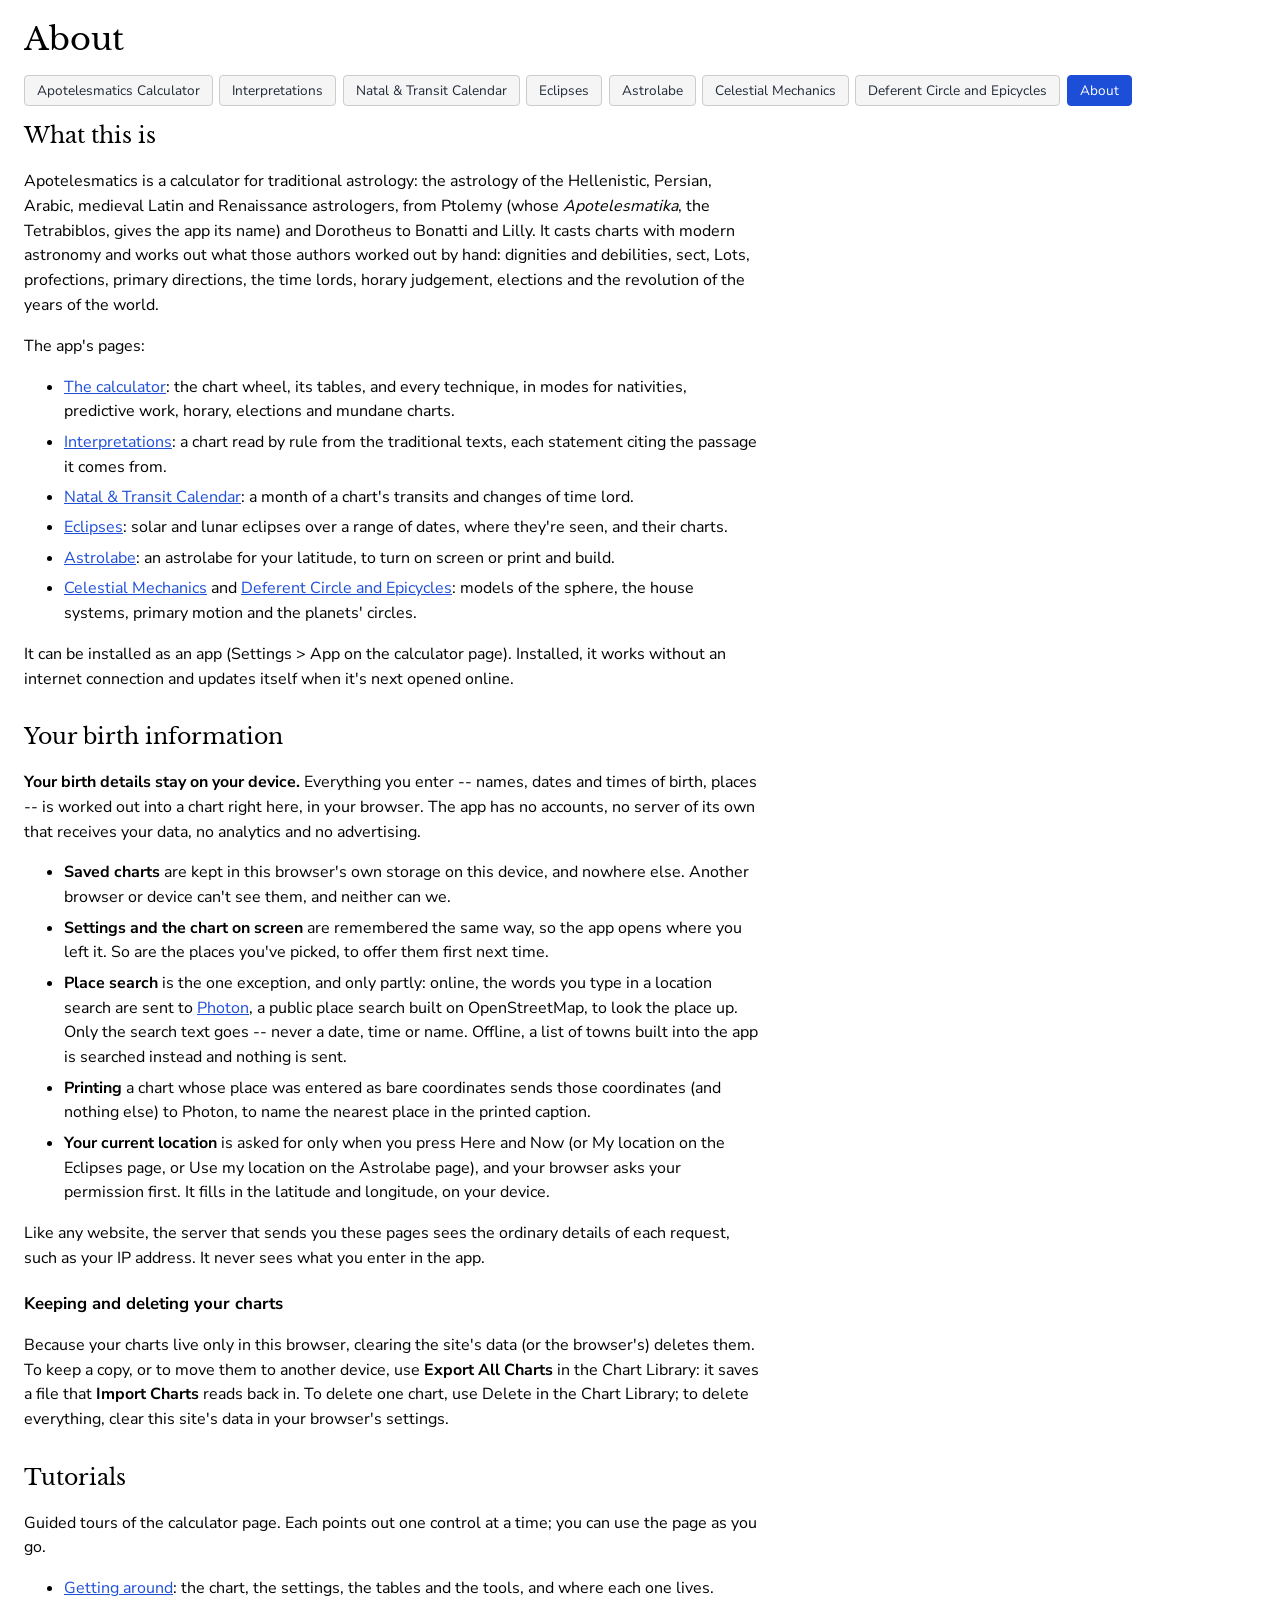
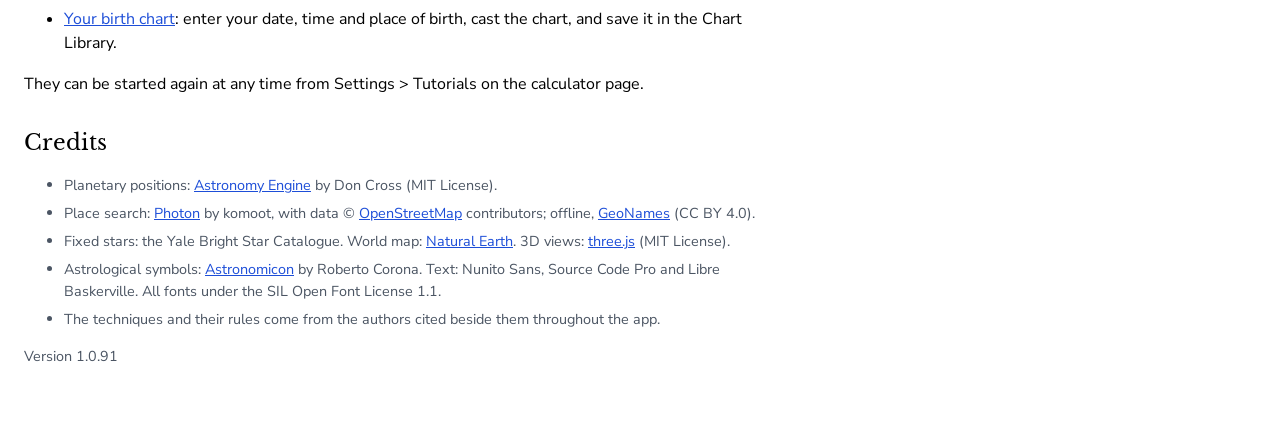
<file: about/index.html>
<!DOCTYPE html><html lang="en" data-astro-cid-ta2fbyqs><head><meta charset="utf-8"><meta name="viewport" content="width=device-width, initial-scale=1"><meta name="generator" content="Astro v7.1.6"><link rel="icon" type="image/svg+xml" href="/icons/icon.svg"><link rel="icon" type="image/png" sizes="192x192" href="/icons/icon-192.png"><link rel="apple-touch-icon" href="/icons/apple-touch-icon.png"><link rel="manifest" href="/manifest.webmanifest"><meta name="theme-color" content="#1e293b"><script>
	try {
		var t = localStorage.getItem('astro-app:theme');
		var dark = t === 'dark' || (t !== 'light' && window.matchMedia('(prefers-color-scheme: dark)').matches);
		document.documentElement.dataset.theme = dark ? 'dark' : 'light';
	} catch (e) {}
</script><title>About Apotelesmatics</title><link rel="stylesheet" href="/_astro/AppUpdates.CD6OBEKb.css"><style>.about[data-astro-cid-ta2fbyqs]{box-sizing:border-box;max-width:48rem;padding:0 1rem 3rem;line-height:1.55}.about[data-astro-cid-ta2fbyqs] h2[data-astro-cid-ta2fbyqs]{font-family:var(--font-title);margin:1.75rem 0 .5rem;font-size:1.4rem;font-weight:400}.about[data-astro-cid-ta2fbyqs] section[data-astro-cid-ta2fbyqs]:first-child h2[data-astro-cid-ta2fbyqs]{margin-top:.5rem}.about[data-astro-cid-ta2fbyqs] h3[data-astro-cid-ta2fbyqs]{margin:1.25rem 0 .4rem;font-size:1.05rem}.about[data-astro-cid-ta2fbyqs] li[data-astro-cid-ta2fbyqs]{margin:.35rem 0}.about[data-astro-cid-ta2fbyqs] a[data-astro-cid-ta2fbyqs]{color:var(--lightningcss-light,#1d4ed8)var(--lightningcss-dark,#7aa2fb)}.credits[data-astro-cid-ta2fbyqs],.version[data-astro-cid-ta2fbyqs]{color:var(--lightningcss-light,#4b5563)var(--lightningcss-dark,#a5adb9);font-size:.9rem}@media (width<=820px){.about[data-astro-cid-ta2fbyqs]{padding:0 .75rem 3rem}}
</style></head><body data-astro-cid-ta2fbyqs><header class="site-header"><h1>About</h1><nav class="app-nav"><a href="/">Apotelesmatics Calculator</a><a href="/interpret/">Interpretations</a><a href="/calendar/">Natal &amp; Transit Calendar</a><a href="/eclipses/">Eclipses</a><a href="/astrolabe/">Astrolabe</a><a href="/models/">Celestial Mechanics</a><a href="/cycles/">Deferent Circle and Epicycles</a><a href="/about/" aria-current="page">About</a></nav><script type="module">for(let e of document.querySelectorAll(`.app-nav`)){let t=e.querySelector(`[aria-current="page"]`);t&&e.scrollWidth>e.clientWidth&&(e.scrollLeft=t.offsetLeft-e.offsetLeft-16)}</script></header><script type="module" src="/_astro/SiteHeader.astro_astro_type_script_index_0_lang.Cd1IFCp_.js"></script><main class="about" data-astro-cid-ta2fbyqs><section data-astro-cid-ta2fbyqs><h2 data-astro-cid-ta2fbyqs>What this is</h2><p data-astro-cid-ta2fbyqs>Apotelesmatics is a calculator for traditional astrology: the astrology of the Hellenistic, Persian, Arabic, medieval Latin and Renaissance astrologers, from Ptolemy (whose <em data-astro-cid-ta2fbyqs>Apotelesmatika</em>, the Tetrabiblos, gives the app its name) and Dorotheus to Bonatti and Lilly. It casts charts with modern astronomy and works out what those authors worked out by hand: dignities and debilities, sect, Lots, profections, primary directions, the time lords, horary judgement, elections and the revolution of the years of the world.</p><p data-astro-cid-ta2fbyqs>The app's pages:</p><ul data-astro-cid-ta2fbyqs><li data-astro-cid-ta2fbyqs><a href="/" data-astro-cid-ta2fbyqs>The calculator</a>: the chart wheel, its tables, and every technique, in modes for nativities, predictive work, horary, elections and mundane charts.</li><li data-astro-cid-ta2fbyqs><a href="/interpret/" data-astro-cid-ta2fbyqs>Interpretations</a>: a chart read by rule from the traditional texts, each statement citing the passage it comes from.</li><li data-astro-cid-ta2fbyqs><a href="/calendar/" data-astro-cid-ta2fbyqs>Natal &amp; Transit Calendar</a>: a month of a chart's transits and changes of time lord.</li><li data-astro-cid-ta2fbyqs><a href="/eclipses/" data-astro-cid-ta2fbyqs>Eclipses</a>: solar and lunar eclipses over a range of dates, where they're seen, and their charts.</li><li data-astro-cid-ta2fbyqs><a href="/astrolabe/" data-astro-cid-ta2fbyqs>Astrolabe</a>: an astrolabe for your latitude, to turn on screen or print and build.</li><li data-astro-cid-ta2fbyqs><a href="/models/" data-astro-cid-ta2fbyqs>Celestial Mechanics</a> and <a href="/cycles/" data-astro-cid-ta2fbyqs>Deferent Circle and Epicycles</a>: models of the sphere, the house systems, primary motion and the planets' circles.</li></ul><p data-astro-cid-ta2fbyqs>It can be installed as an app (Settings &gt; App on the calculator page). Installed, it works without an internet connection and updates itself when it's next opened online.</p></section><section id="privacy" data-astro-cid-ta2fbyqs><h2 data-astro-cid-ta2fbyqs>Your birth information</h2><p data-astro-cid-ta2fbyqs><strong data-astro-cid-ta2fbyqs>Your birth details stay on your device.</strong> Everything you enter -- names, dates and times of birth, places -- is worked out into a chart right here, in your browser. The app has no accounts, no server of its own that receives your data, no analytics and no advertising.</p><ul data-astro-cid-ta2fbyqs><li data-astro-cid-ta2fbyqs><strong data-astro-cid-ta2fbyqs>Saved charts</strong> are kept in this browser's own storage on this device, and nowhere else. Another browser or device can't see them, and neither can we.</li><li data-astro-cid-ta2fbyqs><strong data-astro-cid-ta2fbyqs>Settings and the chart on screen</strong> are remembered the same way, so the app opens where you left it. So are the places you've picked, to offer them first next time.</li><li data-astro-cid-ta2fbyqs><strong data-astro-cid-ta2fbyqs>Place search</strong> is the one exception, and only partly: online, the words you type in a location search are sent to <a href="https://photon.komoot.io/" target="_blank" rel="noopener" data-astro-cid-ta2fbyqs>Photon</a>, a public place search built on OpenStreetMap, to look the place up. Only the search text goes -- never a date, time or name. Offline, a list of towns built into the app is searched instead and nothing is sent.</li><li data-astro-cid-ta2fbyqs><strong data-astro-cid-ta2fbyqs>Printing</strong> a chart whose place was entered as bare coordinates sends those coordinates (and nothing else) to Photon, to name the nearest place in the printed caption.</li><li data-astro-cid-ta2fbyqs><strong data-astro-cid-ta2fbyqs>Your current location</strong> is asked for only when you press Here and Now (or My location on the Eclipses page, or Use my location on the Astrolabe page), and your browser asks your permission first. It fills in the latitude and longitude, on your device.</li></ul><p data-astro-cid-ta2fbyqs>Like any website, the server that sends you these pages sees the ordinary details of each request, such as your IP address. It never sees what you enter in the app.</p><h3 data-astro-cid-ta2fbyqs>Keeping and deleting your charts</h3><p data-astro-cid-ta2fbyqs>Because your charts live only in this browser, clearing the site's data (or the browser's) deletes them. To keep a copy, or to move them to another device, use <strong data-astro-cid-ta2fbyqs>Export All Charts</strong> in the Chart Library: it saves a file that <strong data-astro-cid-ta2fbyqs>Import Charts</strong> reads back in. To delete one chart, use Delete in the Chart Library; to delete everything, clear this site's data in your browser's settings.</p></section><section id="tutorials" data-astro-cid-ta2fbyqs><h2 data-astro-cid-ta2fbyqs>Tutorials</h2><p data-astro-cid-ta2fbyqs>Guided tours of the calculator page. Each points out one control at a time; you can use the page as you go.</p><ul class="tour-links" data-astro-cid-ta2fbyqs><li data-astro-cid-ta2fbyqs><a href="/?tour=getting-around" data-astro-cid-ta2fbyqs>Getting around</a>: the chart, the settings, the tables and the tools, and where each one lives.</li><li data-astro-cid-ta2fbyqs><a href="/?tour=birth-chart" data-astro-cid-ta2fbyqs>Your birth chart</a>: enter your date, time and place of birth, cast the chart, and save it in the Chart Library.</li></ul><p data-astro-cid-ta2fbyqs>They can be started again at any time from Settings &gt; Tutorials on the calculator page.</p></section><section id="credits" data-astro-cid-ta2fbyqs><h2 data-astro-cid-ta2fbyqs>Credits</h2><ul class="credits" data-astro-cid-ta2fbyqs><li data-astro-cid-ta2fbyqs>Planetary positions: <a href="https://github.com/cosinekitty/astronomy" target="_blank" rel="noopener" data-astro-cid-ta2fbyqs>Astronomy Engine</a> by Don Cross (MIT License).</li><li data-astro-cid-ta2fbyqs>Place search: <a href="https://photon.komoot.io/" target="_blank" rel="noopener" data-astro-cid-ta2fbyqs>Photon</a> by komoot, with data &copy; <a href="https://www.openstreetmap.org/copyright" target="_blank" rel="noopener" data-astro-cid-ta2fbyqs>OpenStreetMap</a> contributors; offline, <a href="https://www.geonames.org/" target="_blank" rel="noopener" data-astro-cid-ta2fbyqs>GeoNames</a> (CC BY 4.0).</li><li data-astro-cid-ta2fbyqs>Fixed stars: the Yale Bright Star Catalogue. World map: <a href="https://www.naturalearthdata.com/" target="_blank" rel="noopener" data-astro-cid-ta2fbyqs>Natural Earth</a>. 3D views: <a href="https://threejs.org/" target="_blank" rel="noopener" data-astro-cid-ta2fbyqs>three.js</a> (MIT License).</li><li data-astro-cid-ta2fbyqs>Astrological symbols: <a href="https://astronomicon.co/" target="_blank" rel="noopener" data-astro-cid-ta2fbyqs>Astronomicon</a> by Roberto Corona. Text: Nunito Sans, Source Code Pro and Libre Baskerville. All fonts under the SIL Open Font License 1.1.</li><li data-astro-cid-ta2fbyqs>The techniques and their rules come from the authors cited beside them throughout the app.</li></ul><p class="version" data-astro-cid-ta2fbyqs>Version 1.0.91</p></section></main><div id="app-updates-bar" class="app-updates-bar" hidden data-astro-cid-t7mwtut6><span id="app-updates-message" data-astro-cid-t7mwtut6></span><button type="button" id="app-updates-action" data-astro-cid-t7mwtut6></button><button type="button" id="app-updates-dismiss" aria-label="Dismiss" data-astro-cid-t7mwtut6>&times;</button></div><script type="module" src="/_astro/AppUpdates.astro_astro_type_script_index_0_lang.Cph-8tTa.js"></script></body></html>
</file>
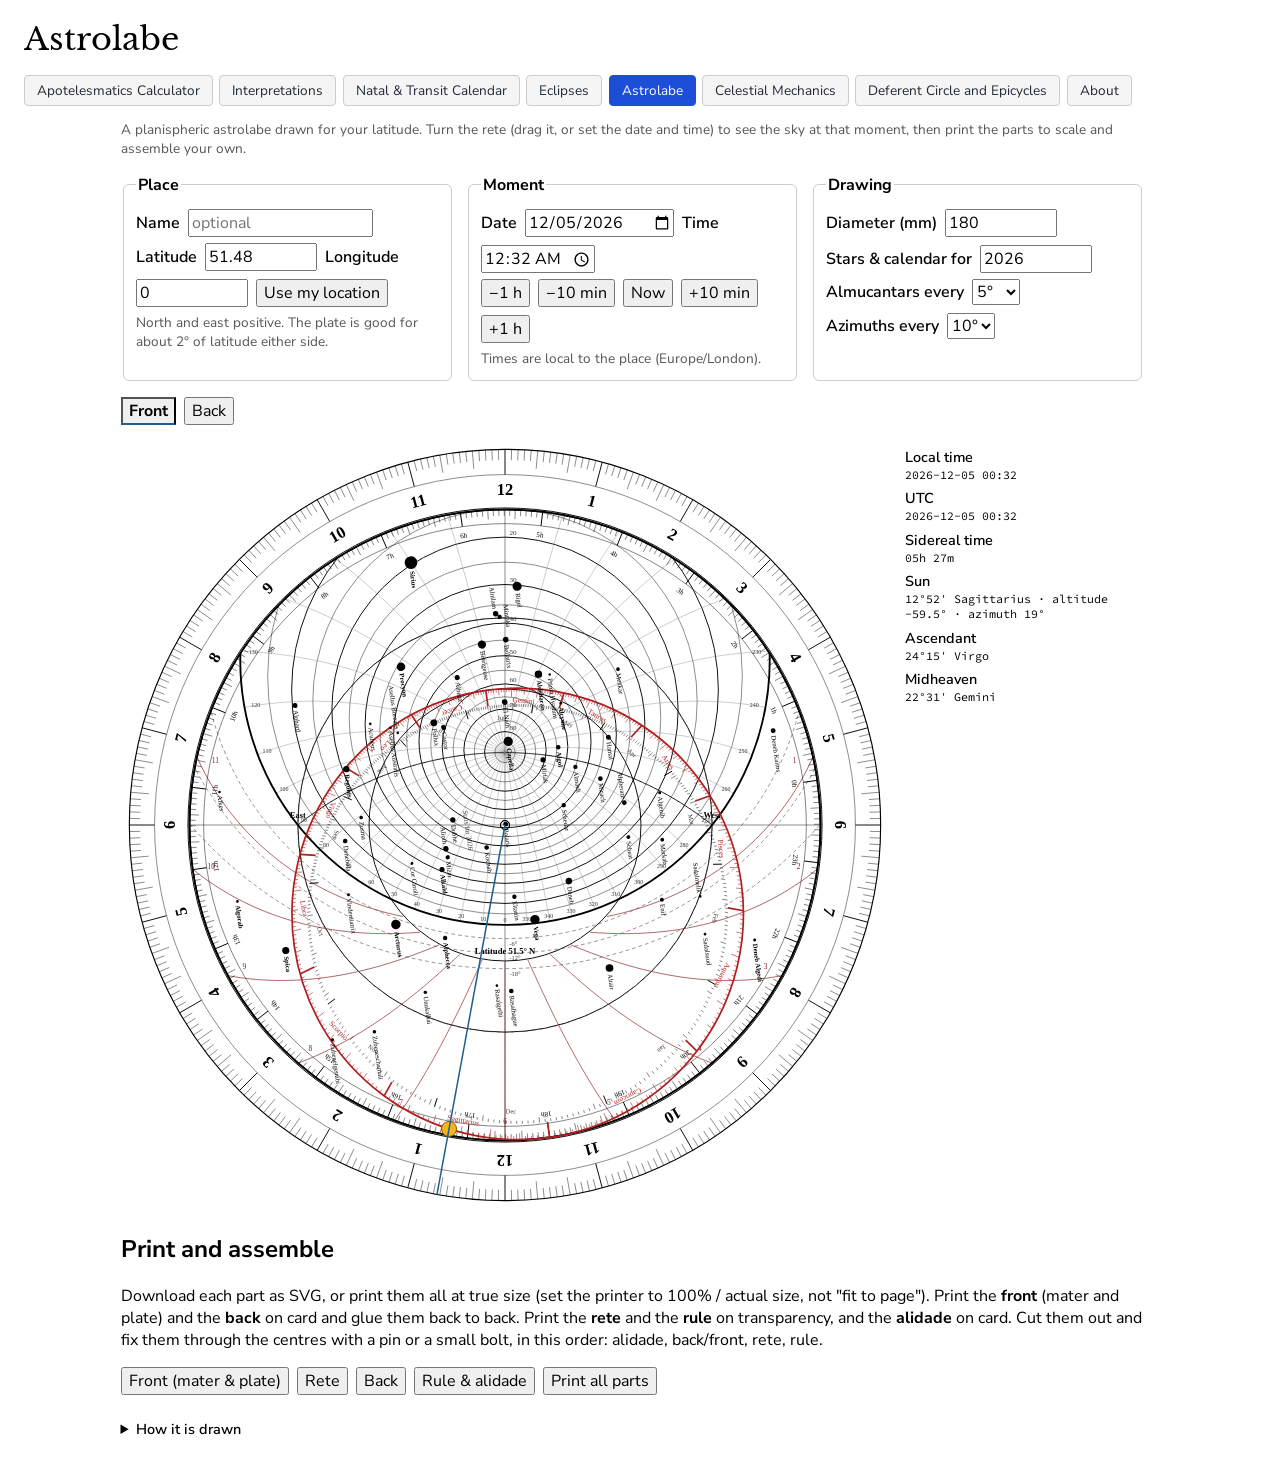
<file: astrolabe/index.html>
<!DOCTYPE html><html lang="en"><head><meta charset="utf-8"><meta name="viewport" content="width=device-width, initial-scale=1"><meta name="generator" content="Astro v7.1.6"><link rel="icon" type="image/svg+xml" href="/icons/icon.svg"><link rel="icon" type="image/png" sizes="192x192" href="/icons/icon-192.png"><link rel="apple-touch-icon" href="/icons/apple-touch-icon.png"><link rel="manifest" href="/manifest.webmanifest"><meta name="theme-color" content="#1e293b"><script>
	try {
		var t = localStorage.getItem('astro-app:theme');
		var dark = t === 'dark' || (t !== 'light' && window.matchMedia('(prefers-color-scheme: dark)').matches);
		document.documentElement.dataset.theme = dark ? 'dark' : 'light';
	} catch (e) {}
</script><title>Astrolabe</title><style>.astrolabe-app[data-astro-cid-rc6bcdsf]{max-width:64rem;margin:0 auto;padding:0 1rem 2rem}.attribution[data-astro-cid-rc6bcdsf],.hint[data-astro-cid-rc6bcdsf]{color:var(--lightningcss-light,#555)var(--lightningcss-dark,#9c9c9c);font-size:.85rem}#astrolabe-form[data-astro-cid-rc6bcdsf]{flex-wrap:wrap;gap:.75rem;margin:1rem 0;display:flex}fieldset[data-astro-cid-rc6bcdsf]{border:1px solid var(--lightningcss-light,#ccc)var(--lightningcss-dark,#3b3b3b);border-radius:6px;flex:18rem;padding:.5rem .75rem}legend[data-astro-cid-rc6bcdsf]{font-weight:700}.field[data-astro-cid-rc6bcdsf]{flex-wrap:wrap;align-items:center;gap:.5rem;margin:.35rem 0;display:flex}.field[data-astro-cid-rc6bcdsf] label[data-astro-cid-rc6bcdsf]{font-weight:600}.field[data-astro-cid-rc6bcdsf] input[data-astro-cid-rc6bcdsf][type=number]{width:6.5rem}.hint[data-astro-cid-rc6bcdsf]{margin:.25rem 0}.viewer[data-astro-cid-rc6bcdsf]{grid-template-columns:minmax(0,1fr) 15rem;align-items:start;gap:1rem;display:grid}.view-tabs[data-astro-cid-rc6bcdsf]{grid-column:1/-1;gap:.5rem;display:flex}.view-tabs[data-astro-cid-rc6bcdsf] button[data-astro-cid-rc6bcdsf][aria-selected=true]{border-bottom:2px solid var(--lightningcss-light,#1f5f8b)var(--lightningcss-dark,#619fcf);font-weight:700}#astrolabe-mount[data-astro-cid-rc6bcdsf]{touch-action:none;max-width:100%}#astrolabe-mount[data-astro-cid-rc6bcdsf] svg{width:100%;height:auto;display:block}:root[data-theme=dark] #astrolabe-mount[data-astro-cid-rc6bcdsf] svg{filter:invert()hue-rotate(180deg)}#astrolabe-mount[data-astro-cid-rc6bcdsf]{cursor:grab}#readout[data-astro-cid-rc6bcdsf]{margin:0;font-size:.9rem}#readout[data-astro-cid-rc6bcdsf] dt{margin-top:.4rem;font-weight:600}#readout[data-astro-cid-rc6bcdsf] dd{font-family:var(--font-mono);margin:0;font-size:.8125em}@media (width<=48rem){.viewer[data-astro-cid-rc6bcdsf]{grid-template-columns:1fr}}.downloads[data-astro-cid-rc6bcdsf]{margin-top:1.5rem}.method-notes[data-astro-cid-rc6bcdsf]{margin-top:1.5rem;font-size:.9rem}.method-notes[data-astro-cid-rc6bcdsf] summary[data-astro-cid-rc6bcdsf]{cursor:pointer;font-weight:600}#print-mount[data-astro-cid-rc6bcdsf]{display:none}@media print{.astrolabe-app[data-astro-cid-rc6bcdsf]>[data-astro-cid-rc6bcdsf]:not(#print-mount){display:none!important}#print-mount[data-astro-cid-rc6bcdsf]{display:block}#print-mount[data-astro-cid-rc6bcdsf] .print-page{break-after:page;justify-content:center;display:flex}}
</style><link rel="stylesheet" href="/_astro/AppUpdates.CD6OBEKb.css"></head><body><header class="site-header"><h1>Astrolabe</h1><nav class="app-nav"><a href="/">Apotelesmatics Calculator</a><a href="/interpret/">Interpretations</a><a href="/calendar/">Natal &amp; Transit Calendar</a><a href="/eclipses/">Eclipses</a><a href="/astrolabe/" aria-current="page">Astrolabe</a><a href="/models/">Celestial Mechanics</a><a href="/cycles/">Deferent Circle and Epicycles</a><a href="/about/">About</a></nav><script type="module">for(let e of document.querySelectorAll(`.app-nav`)){let t=e.querySelector(`[aria-current="page"]`);t&&e.scrollWidth>e.clientWidth&&(e.scrollLeft=t.offsetLeft-e.offsetLeft-16)}</script></header><script type="module" src="/_astro/SiteHeader.astro_astro_type_script_index_0_lang.Cd1IFCp_.js"></script><div class="astrolabe-app" data-astro-cid-rc6bcdsf><p class="attribution" data-astro-cid-rc6bcdsf>A planispheric astrolabe drawn for your latitude. Turn the rete (drag it, or set the date and time) to see the sky at that moment, then print the parts to scale and assemble your own.</p><form id="astrolabe-form" data-astro-cid-rc6bcdsf><fieldset data-astro-cid-rc6bcdsf><legend data-astro-cid-rc6bcdsf>Place</legend><div class="field" data-astro-cid-rc6bcdsf><label for="place-label" data-astro-cid-rc6bcdsf>Name</label><input type="text" id="place-label" maxlength="40" placeholder="optional" data-astro-cid-rc6bcdsf></div><div class="field" data-astro-cid-rc6bcdsf><label for="latitude" data-astro-cid-rc6bcdsf>Latitude</label><input type="number" id="latitude" min="-75" max="75" step="0.01" value="40" data-astro-cid-rc6bcdsf><label for="longitude" data-astro-cid-rc6bcdsf>Longitude</label><input type="number" id="longitude" min="-180" max="180" step="0.01" value="0" data-astro-cid-rc6bcdsf><button type="button" id="geolocate-btn" data-astro-cid-rc6bcdsf>Use my location</button></div><p class="hint" data-astro-cid-rc6bcdsf>North and east positive. The plate is good for about 2&deg; of latitude either side.</p></fieldset><fieldset data-astro-cid-rc6bcdsf><legend data-astro-cid-rc6bcdsf>Moment</legend><div class="field" data-astro-cid-rc6bcdsf><label for="date-input" data-astro-cid-rc6bcdsf>Date</label><input type="date" id="date-input" data-astro-cid-rc6bcdsf><label for="time-input" data-astro-cid-rc6bcdsf>Time</label><input type="time" id="time-input" step="60" data-astro-cid-rc6bcdsf></div><div class="field" data-astro-cid-rc6bcdsf><button type="button" data-step="-60" data-astro-cid-rc6bcdsf>&minus;1 h</button><button type="button" data-step="-10" data-astro-cid-rc6bcdsf>&minus;10 min</button><button type="button" id="now-btn" data-astro-cid-rc6bcdsf>Now</button><button type="button" data-step="10" data-astro-cid-rc6bcdsf>+10 min</button><button type="button" data-step="60" data-astro-cid-rc6bcdsf>+1 h</button></div><p id="zone-note" class="hint" data-astro-cid-rc6bcdsf></p></fieldset><fieldset data-astro-cid-rc6bcdsf><legend data-astro-cid-rc6bcdsf>Drawing</legend><div class="field" data-astro-cid-rc6bcdsf><label for="diameter" data-astro-cid-rc6bcdsf>Diameter (mm)</label><input type="number" id="diameter" min="100" max="400" step="10" value="180" data-astro-cid-rc6bcdsf><label for="epoch-year" data-astro-cid-rc6bcdsf>Stars &amp; calendar for</label><input type="number" id="epoch-year" min="1" max="9999" step="1" data-astro-cid-rc6bcdsf></div><div class="field" data-astro-cid-rc6bcdsf><label for="almucantar-step" data-astro-cid-rc6bcdsf>Almucantars every</label><select id="almucantar-step" data-astro-cid-rc6bcdsf><option value="2" data-astro-cid-rc6bcdsf>2&deg;</option><option value="5" selected data-astro-cid-rc6bcdsf>5&deg;</option><option value="10" data-astro-cid-rc6bcdsf>10&deg;</option></select><label for="azimuth-step" data-astro-cid-rc6bcdsf>Azimuths every</label><select id="azimuth-step" data-astro-cid-rc6bcdsf><option value="5" data-astro-cid-rc6bcdsf>5&deg;</option><option value="10" selected data-astro-cid-rc6bcdsf>10&deg;</option><option value="15" data-astro-cid-rc6bcdsf>15&deg;</option></select></div></fieldset></form><div class="viewer" data-astro-cid-rc6bcdsf><div class="view-tabs" role="tablist" data-astro-cid-rc6bcdsf><button type="button" role="tab" id="tab-front" aria-selected="true" data-astro-cid-rc6bcdsf>Front</button><button type="button" role="tab" id="tab-back" aria-selected="false" data-astro-cid-rc6bcdsf>Back</button></div><div id="astrolabe-mount" aria-label="Astrolabe" data-astro-cid-rc6bcdsf></div><dl id="readout" data-astro-cid-rc6bcdsf></dl></div><section class="downloads" data-astro-cid-rc6bcdsf><h2 data-astro-cid-rc6bcdsf>Print and assemble</h2><p data-astro-cid-rc6bcdsf>Download each part as SVG, or print them all at true size (set the printer to 100% / actual size, not "fit to page"). Print the <strong data-astro-cid-rc6bcdsf>front</strong> (mater and plate) and the <strong data-astro-cid-rc6bcdsf>back</strong> on card and glue them back to back. Print the <strong data-astro-cid-rc6bcdsf>rete</strong> and the <strong data-astro-cid-rc6bcdsf>rule</strong> on transparency, and the <strong data-astro-cid-rc6bcdsf>alidade</strong> on card. Cut them out and fix them through the centres with a pin or a small bolt, in this order: alidade, back/front, rete, rule.</p><div class="field" data-astro-cid-rc6bcdsf><button type="button" data-part="front" data-astro-cid-rc6bcdsf>Front (mater &amp; plate)</button><button type="button" data-part="rete" data-astro-cid-rc6bcdsf>Rete</button><button type="button" data-part="back" data-astro-cid-rc6bcdsf>Back</button><button type="button" data-part="rule" data-astro-cid-rc6bcdsf>Rule &amp; alidade</button><button type="button" id="print-btn" data-astro-cid-rc6bcdsf>Print all parts</button></div></section><details class="method-notes" data-astro-cid-rc6bcdsf><summary data-astro-cid-rc6bcdsf>How it is drawn</summary><p data-astro-cid-rc6bcdsf>The sky is projected stereographically from the pole you cannot see onto the plane of the equator, as on historical astrolabes: circles stay circles and angles are kept. The plate's edge is the tropic farthest from your pole. On it are the horizon, almucantars (circles of equal altitude), azimuths numbered from north through east, the twilight lines (Sun 6&deg;, 12&deg; and 18&deg; down), and below the horizon the unequal (planetary) hours, traced exactly, not with the classical three-point circles. The limb is marked in hours (noon at the top) and degrees.</p><p data-astro-cid-rc6bcdsf>The rete carries the ecliptic, graduated in longitude and in the Sun's dates for the chosen year, a right-ascension rim, and the traditional fixed stars (the stars of medieval retes and of astrology; the royal and Behenian stars in bold) from the Yale Bright Star Catalogue, carried to the chosen year by proper motion and precession. Southern latitudes get the mirror-image southern astrolabe. The back has an altitude scale, the zodiac and a calendar for the chosen year (the alidade across a date shows the Sun's degree), and a shadow square.</p></details><div id="print-mount" aria-hidden="true" data-astro-cid-rc6bcdsf></div></div><script type="module" src="/_astro/AstrolabeApp.astro_astro_type_script_index_0_lang.C9LU1jag.js"></script><div id="app-updates-bar" class="app-updates-bar" hidden data-astro-cid-t7mwtut6><span id="app-updates-message" data-astro-cid-t7mwtut6></span><button type="button" id="app-updates-action" data-astro-cid-t7mwtut6></button><button type="button" id="app-updates-dismiss" aria-label="Dismiss" data-astro-cid-t7mwtut6>&times;</button></div><script type="module" src="/_astro/AppUpdates.astro_astro_type_script_index_0_lang.Cph-8tTa.js"></script></body></html>
</file>
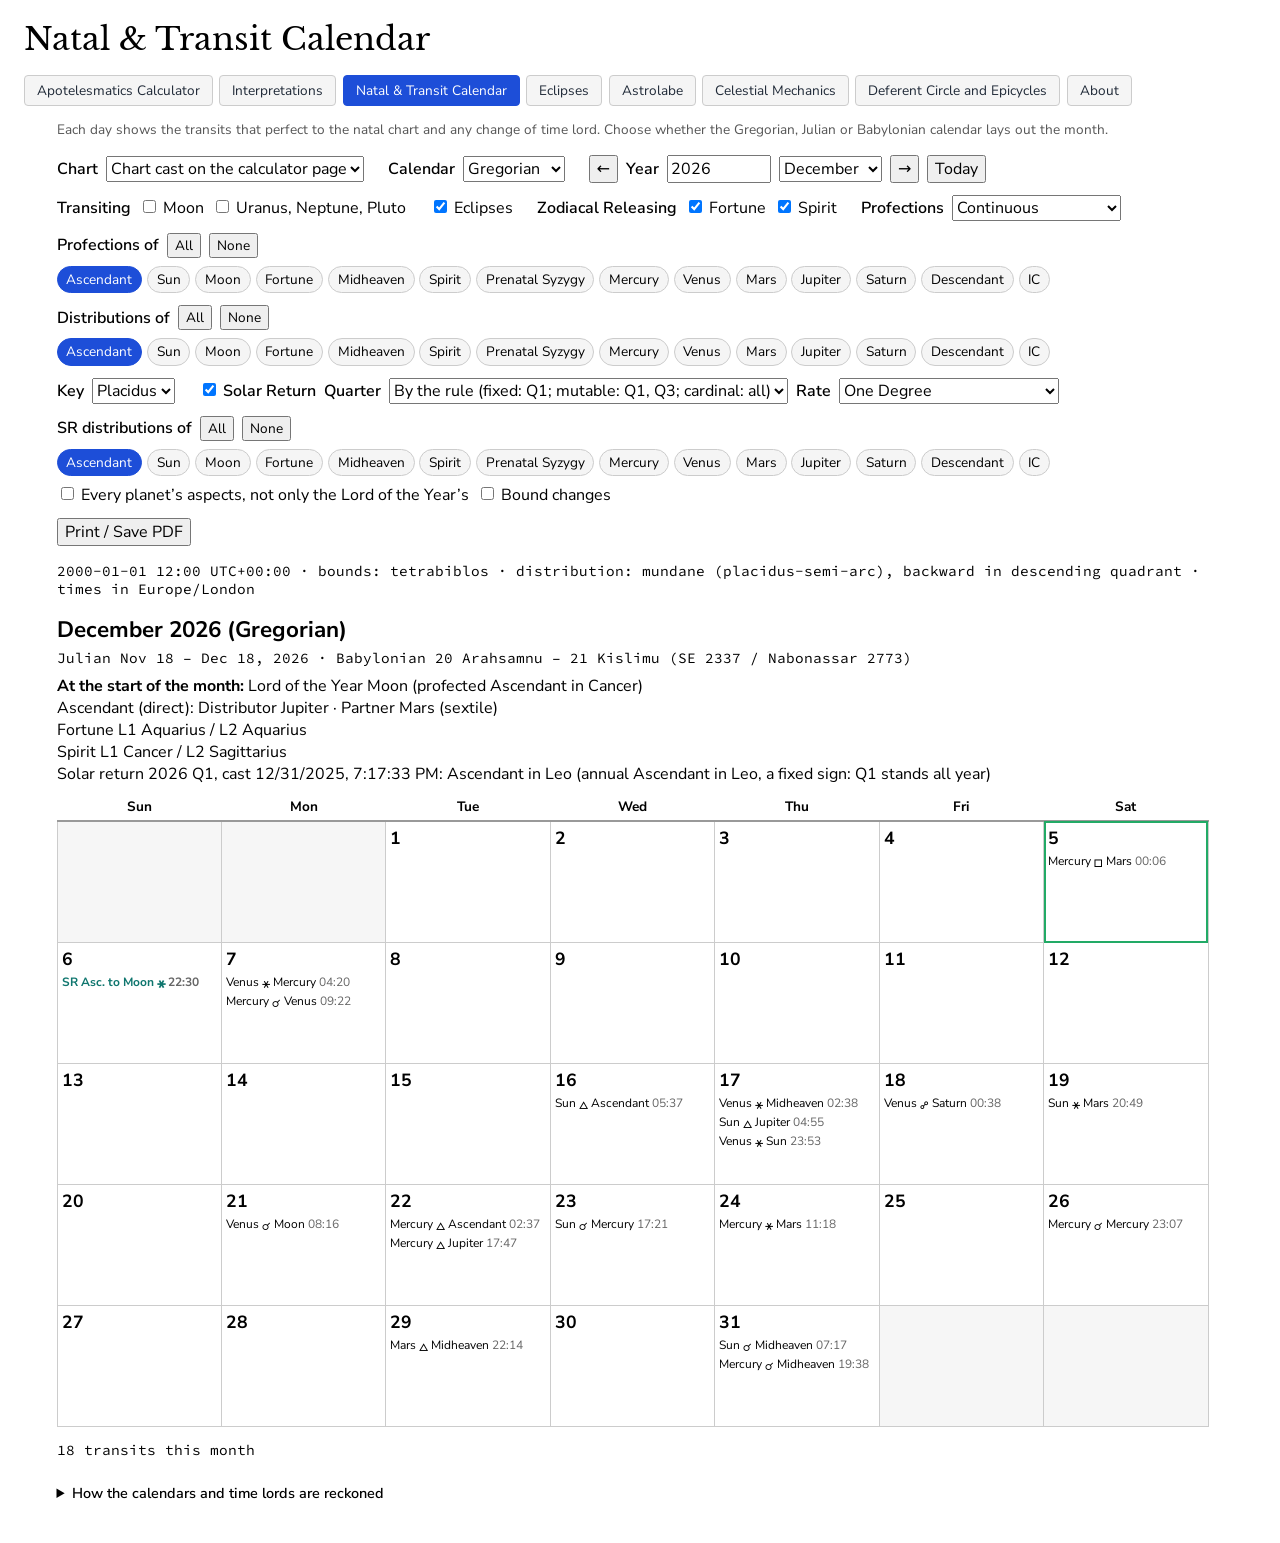
<file: calendar/index.html>
<!DOCTYPE html><html lang="en"><head><meta charset="utf-8"><meta name="viewport" content="width=device-width, initial-scale=1"><meta name="generator" content="Astro v7.1.6"><link rel="icon" type="image/svg+xml" href="/icons/icon.svg"><link rel="icon" type="image/png" sizes="192x192" href="/icons/icon-192.png"><link rel="apple-touch-icon" href="/icons/apple-touch-icon.png"><link rel="manifest" href="/manifest.webmanifest"><meta name="theme-color" content="#1e293b"><script>
	try {
		var t = localStorage.getItem('astro-app:theme');
		var dark = t === 'dark' || (t !== 'light' && window.matchMedia('(prefers-color-scheme: dark)').matches);
		document.documentElement.dataset.theme = dark ? 'dark' : 'light';
	} catch (e) {}
</script><title>Natal &amp; Transit Calendar</title><link rel="stylesheet" href="/_astro/calendar.CK_TkRJC.css"><link rel="stylesheet" href="/_astro/AppUpdates.CD6OBEKb.css"></head><body><header class="site-header"><h1>Natal &amp; Transit Calendar</h1><nav class="app-nav"><a href="/">Apotelesmatics Calculator</a><a href="/interpret/">Interpretations</a><a href="/calendar/" aria-current="page">Natal &amp; Transit Calendar</a><a href="/eclipses/">Eclipses</a><a href="/astrolabe/">Astrolabe</a><a href="/models/">Celestial Mechanics</a><a href="/cycles/">Deferent Circle and Epicycles</a><a href="/about/">About</a></nav><script type="module">for(let e of document.querySelectorAll(`.app-nav`)){let t=e.querySelector(`[aria-current="page"]`);t&&e.scrollWidth>e.clientWidth&&(e.scrollLeft=t.offsetLeft-e.offsetLeft-16)}</script></header><script type="module" src="/_astro/SiteHeader.astro_astro_type_script_index_0_lang.Cd1IFCp_.js"></script><div class="calendar-app" data-astro-cid-jlyegne3><p class="attribution" data-astro-cid-jlyegne3>Each day shows the transits that perfect to the natal chart and any change of time lord. Choose whether the Gregorian, Julian or Babylonian calendar lays out the month.</p><form id="calendar-form" data-astro-cid-jlyegne3><div class="field" data-astro-cid-jlyegne3><label for="chart-source" data-astro-cid-jlyegne3>Chart</label><select id="chart-source" data-astro-cid-jlyegne3></select></div><div class="field" data-astro-cid-jlyegne3><label for="calendar-kind" data-astro-cid-jlyegne3>Calendar</label><select id="calendar-kind" data-astro-cid-jlyegne3><option value="gregorian" selected data-astro-cid-jlyegne3>Gregorian</option><option value="julian" data-astro-cid-jlyegne3>Julian</option><option value="babylonian" data-astro-cid-jlyegne3>Babylonian</option></select></div><div class="field period-nav" data-astro-cid-jlyegne3><button type="button" id="prev-btn" aria-label="Previous month" data-astro-cid-jlyegne3>&larr;</button><label for="year-input" id="year-label" data-astro-cid-jlyegne3>Year</label><input type="number" id="year-input" min="1" max="9999" step="1" data-astro-cid-jlyegne3><label for="month-select" class="visually-hidden" data-astro-cid-jlyegne3>Month</label><select id="month-select" data-astro-cid-jlyegne3></select><button type="button" id="next-btn" aria-label="Next month" data-astro-cid-jlyegne3>&rarr;</button><button type="button" id="today-btn" data-astro-cid-jlyegne3>Today</button></div><div class="field" data-astro-cid-jlyegne3><span class="field-title" data-astro-cid-jlyegne3>Transiting</span><label class="checkbox-label" data-astro-cid-jlyegne3><input type="checkbox" id="moon-transits" data-astro-cid-jlyegne3> Moon</label><label class="checkbox-label" data-astro-cid-jlyegne3><input type="checkbox" id="outer-planets" data-astro-cid-jlyegne3> Uranus, Neptune, Pluto</label></div><div class="field" data-astro-cid-jlyegne3><label class="checkbox-label" data-astro-cid-jlyegne3><input type="checkbox" id="show-eclipses" checked data-astro-cid-jlyegne3> Eclipses</label></div><div class="field" data-astro-cid-jlyegne3><span class="field-title" data-astro-cid-jlyegne3>Zodiacal Releasing</span><label class="checkbox-label" data-astro-cid-jlyegne3><input type="checkbox" id="zr-fortune" checked data-astro-cid-jlyegne3> Fortune</label><label class="checkbox-label" data-astro-cid-jlyegne3><input type="checkbox" id="zr-spirit" checked data-astro-cid-jlyegne3> Spirit</label></div><div class="field" data-astro-cid-jlyegne3><label for="profection-method" data-astro-cid-jlyegne3>Profections</label><select id="profection-method" data-astro-cid-jlyegne3><option value="hellenistic" data-astro-cid-jlyegne3>Whole sign per year</option><option value="continuous" data-astro-cid-jlyegne3>Continuous</option></select></div><div class="field distributions-field" role="group" aria-labelledby="profections-title" data-astro-cid-jlyegne3><span class="field-title" id="profections-title" data-astro-cid-jlyegne3>Profections of</span><button type="button" id="prof-significators-all" class="small-btn" data-astro-cid-jlyegne3>All</button><button type="button" id="prof-significators-none" class="small-btn" data-astro-cid-jlyegne3>None</button><span id="prof-significator-toggles" class="significator-toggles" data-astro-cid-jlyegne3></span></div><div class="field distributions-field" role="group" aria-labelledby="distributions-title" data-astro-cid-jlyegne3><span class="field-title" id="distributions-title" data-astro-cid-jlyegne3>Distributions of</span><button type="button" id="significators-all" class="small-btn" data-astro-cid-jlyegne3>All</button><button type="button" id="significators-none" class="small-btn" data-astro-cid-jlyegne3>None</button><span id="significator-toggles" class="significator-toggles" data-astro-cid-jlyegne3></span></div><div class="field" data-astro-cid-jlyegne3><label for="direction-key" data-astro-cid-jlyegne3>Key</label><select id="direction-key" data-astro-cid-jlyegne3><option value="ptolemy" data-astro-cid-jlyegne3>Ptolemy</option><option value="naibod" data-astro-cid-jlyegne3>Naibod</option><option value="kepler" data-astro-cid-jlyegne3>Kepler</option><option value="placidus" selected data-astro-cid-jlyegne3>Placidus</option><option value="custom" hidden data-astro-cid-jlyegne3>Custom</option></select></div><div class="field" id="sr-field" data-astro-cid-jlyegne3><label class="checkbox-label field-title" data-astro-cid-jlyegne3><input type="checkbox" id="sr-show" checked data-astro-cid-jlyegne3> Solar Return</label><label for="sr-quarter" data-astro-cid-jlyegne3>Quarter</label><select id="sr-quarter" data-astro-cid-jlyegne3><option value="auto" selected data-astro-cid-jlyegne3>By the rule (fixed: Q1; mutable: Q1, Q3; cardinal: all)</option><option value="0" data-astro-cid-jlyegne3>Q1 (0&deg;)</option><option value="1" data-astro-cid-jlyegne3>Q2 (90&deg;)</option><option value="2" data-astro-cid-jlyegne3>Q3 (180&deg;)</option><option value="3" data-astro-cid-jlyegne3>Q4 (270&deg;)</option></select><label for="sr-key" data-astro-cid-jlyegne3>Rate</label><select id="sr-key" data-astro-cid-jlyegne3><option value="one-degree" selected data-astro-cid-jlyegne3>One Degree</option><option value="mean-solar-arc" data-astro-cid-jlyegne3>Mean Solar Arc (59&prime; 8&Prime;/day)</option><option value="true-solar-arc" data-astro-cid-jlyegne3>True Solar Arc</option></select></div><div class="field distributions-field" id="sr-options" role="group" aria-labelledby="sr-distributions-title" data-astro-cid-jlyegne3><span class="field-title" id="sr-distributions-title" data-astro-cid-jlyegne3>SR distributions of</span><button type="button" id="sr-significators-all" class="small-btn" data-astro-cid-jlyegne3>All</button><button type="button" id="sr-significators-none" class="small-btn" data-astro-cid-jlyegne3>None</button><span id="sr-significator-toggles" class="significator-toggles" data-astro-cid-jlyegne3></span><label class="checkbox-label" data-astro-cid-jlyegne3><input type="checkbox" id="sr-every-aspect" data-astro-cid-jlyegne3> Every planet&rsquo;s aspects, not only the Lord of the Year&rsquo;s</label><label class="checkbox-label" data-astro-cid-jlyegne3><input type="checkbox" id="sr-bounds" data-astro-cid-jlyegne3> Bound changes</label></div><div class="field" id="crescent-field" hidden data-astro-cid-jlyegne3><label for="crescent-class" data-astro-cid-jlyegne3>Babylonian crescent</label><select id="crescent-class" data-astro-cid-jlyegne3><option value="A" data-astro-cid-jlyegne3>Easily seen (Yallop A)</option><option value="B" selected data-astro-cid-jlyegne3>Seen in perfect conditions (Yallop B)</option><option value="C" data-astro-cid-jlyegne3>Barely seen (Yallop C)</option></select></div><button type="button" id="print-btn" data-astro-cid-jlyegne3>Print / Save PDF</button></form><p id="chart-caption" class="status" aria-live="polite" data-astro-cid-jlyegne3></p><h2 id="month-title" data-astro-cid-jlyegne3></h2><p id="month-subtitle" class="status" data-astro-cid-jlyegne3></p><p id="lords-summary" data-astro-cid-jlyegne3></p><div class="grid-wrap" data-astro-cid-jlyegne3><table id="calendar-grid" data-astro-cid-jlyegne3><thead data-astro-cid-jlyegne3><tr data-astro-cid-jlyegne3><th scope="col" data-astro-cid-jlyegne3>Sun</th><th scope="col" data-astro-cid-jlyegne3>Mon</th><th scope="col" data-astro-cid-jlyegne3>Tue</th><th scope="col" data-astro-cid-jlyegne3>Wed</th><th scope="col" data-astro-cid-jlyegne3>Thu</th><th scope="col" data-astro-cid-jlyegne3>Fri</th><th scope="col" data-astro-cid-jlyegne3>Sat</th></tr></thead><tbody data-astro-cid-jlyegne3></tbody></table></div><p id="calendar-status" class="status" aria-live="polite" data-astro-cid-jlyegne3></p><details class="method-notes" data-astro-cid-jlyegne3><summary data-astro-cid-jlyegne3>How the calendars and time lords are reckoned</summary><p data-astro-cid-jlyegne3><strong data-astro-cid-jlyegne3>Gregorian and Julian</strong> dates are proleptic: each calendar's leap-year rule is carried back and forward without the 1582 switch, so any day can be read in either. Transit times are shown in this device's time zone.</p><p data-astro-cid-jlyegne3><strong data-astro-cid-jlyegne3>Babylonian</strong> dates are reconstructed for Babylon by observation, not taken from historical tables. Each month begins on the evening the new crescent is first seen. The crescent must pass both Kolev's heliacal twilight test (the same one used for the planets' heliacal phases) and Yallop's q-test (NAO Technical Note 69, 1997), which allows for how thin the crescent is. Months have 29 or 30 days. The Babylonian day ran from sunset to sunset, so each calendar date is labelled with the Babylonian day whose daylight falls on it; day 1 began the evening before. The year begins with Nisannu, placed by MUL.APIN's Pleiades rule: if the Moon meets the Pleiades on the 1st of Nisannu the year is normal, and if only on the 3rd, the year is a leap year, so a second Addaru is added first. Because that rule follows the stars, not the equinox, Nisannu falls later in the solar year as the centuries pass (around March&ndash;April in antiquity, April&ndash;May now). Years are counted in the Seleucid Era (year 1 began with Nisannu 311 BC) and from Nabonassar (Nisannu 747 BC), both in Babylonian years.</p><p data-astro-cid-jlyegne3><strong data-astro-cid-jlyegne3>Transits</strong> are the moments a moving planet perfects a conjunction, sextile, square, trine or opposition, by longitude, to a natal planet, the Ascendant or the Midheaven. A planet that stations near a point can perfect the same aspect up to three times.</p><p data-astro-cid-jlyegne3><strong data-astro-cid-jlyegne3>Eclipses</strong> are shown on the day of greatest eclipse (in this device's time zone) with the eclipse degree at the exact New or Full Moon, as on the Eclipse Search page, which each one links to. With a chart, a natal planet, Ascendant or Midheaven within 3° of the eclipse degree, or of the point opposite it, is named.</p><p data-astro-cid-jlyegne3><strong data-astro-cid-jlyegne3>Time lords</strong>: the profected Ascendant's sign and lord (the Lord of the Year) -- and, under Profections of, any other significators profected the same way (each day naming the sign it comes to and that sign's lord); the <em data-astro-cid-jlyegne3>distributor</em>, the bound lord of the significator directed through the bounds; and the <em data-astro-cid-jlyegne3>partner</em>, the planet whose ray the directed significator reached most recently. Distributions of can follow any number of significators at once (All switches on every one); each day names whose distributor or partner changed, and the month's summary gives each one's lords and how it is directed. They follow the calculator's Primary Directions settings for a bound distribution (type, technique, and the key, which can be changed here), with the chart's own bounds system: each significator is converse in the western half and direct in the eastern (the panel's own significator as its Converse Motion is set), and with Direct Backward in Descending Quadrant on, a direct significator between the Descendant and the Midheaven is carried backward through the zodiac. Under the Mundane type the bounds are walked zodiacally and the Lord of Rays is mundane, as on the calculator.</p><p data-astro-cid-jlyegne3><strong data-astro-cid-jlyegne3>Solar returns</strong>: the return in force on each day, cast at the birth place. A return-year runs from one annual return (the Sun back on its natal degree) to the next, and the annual return's Ascendant decides which quarterly returns (the Sun at 90&deg;, 180&deg; and 270&deg; from its natal place) take over: in a fixed sign the annual return stands all year; in a mutable sign it gives way to the third quarter at the half-year; in a cardinal sign, to each quarter in turn. Choosing a quarter overrides this: that quarter's return stands for the whole return-year, its distributions beginning at its own moment. The day each return is cast is marked. Its distributions direct the return's own Ascendant (or the other significators chosen) through the return chart at the annual rate, after 'Umar al-Tabari, as the calculator's Solar Return Distributions panel does -- about a degree a day, so a full round of the zodiac in about 360 days, after which a long-standing return begins its second round. Shown by default: the days the directed point reaches an aspect of the Lord of the Year (from the Profections setting above, in bold); optionally every planet's aspects and each change of bound. Direct or converse follows the calculator's Solar Return Distributions settings: with Converse in Western Half on (as by default), a significator in the western half of the return chart is converse, the panel's own significator following a Converse set by hand; with it off, the panel's Converse applies to all.</p><p data-astro-cid-jlyegne3><strong data-astro-cid-jlyegne3>Zodiacal Releasing</strong> runs from the Lots of Fortune and Spirit, as on the calculator page (Spirit moves on a sign when it shares Fortune's), showing when each level 1 and level 2 period begins, with any Loosing of the Bond (LB), foreshadowing (FS) or completion (CP). A Spirit period in a sign angular to Fortune's (the 1st, 4th, 7th or 10th sign from it) is a <em data-astro-cid-jlyegne3>peak period</em>and is marked with its angle; the 10th from Fortune is the strongest.</p></details></div><script type="module" src="/_astro/CalendarApp.astro_astro_type_script_index_0_lang.BcqxSsS1.js"></script><div id="app-updates-bar" class="app-updates-bar" hidden data-astro-cid-t7mwtut6><span id="app-updates-message" data-astro-cid-t7mwtut6></span><button type="button" id="app-updates-action" data-astro-cid-t7mwtut6></button><button type="button" id="app-updates-dismiss" aria-label="Dismiss" data-astro-cid-t7mwtut6>&times;</button></div><script type="module" src="/_astro/AppUpdates.astro_astro_type_script_index_0_lang.Cph-8tTa.js"></script></body></html>
</file>
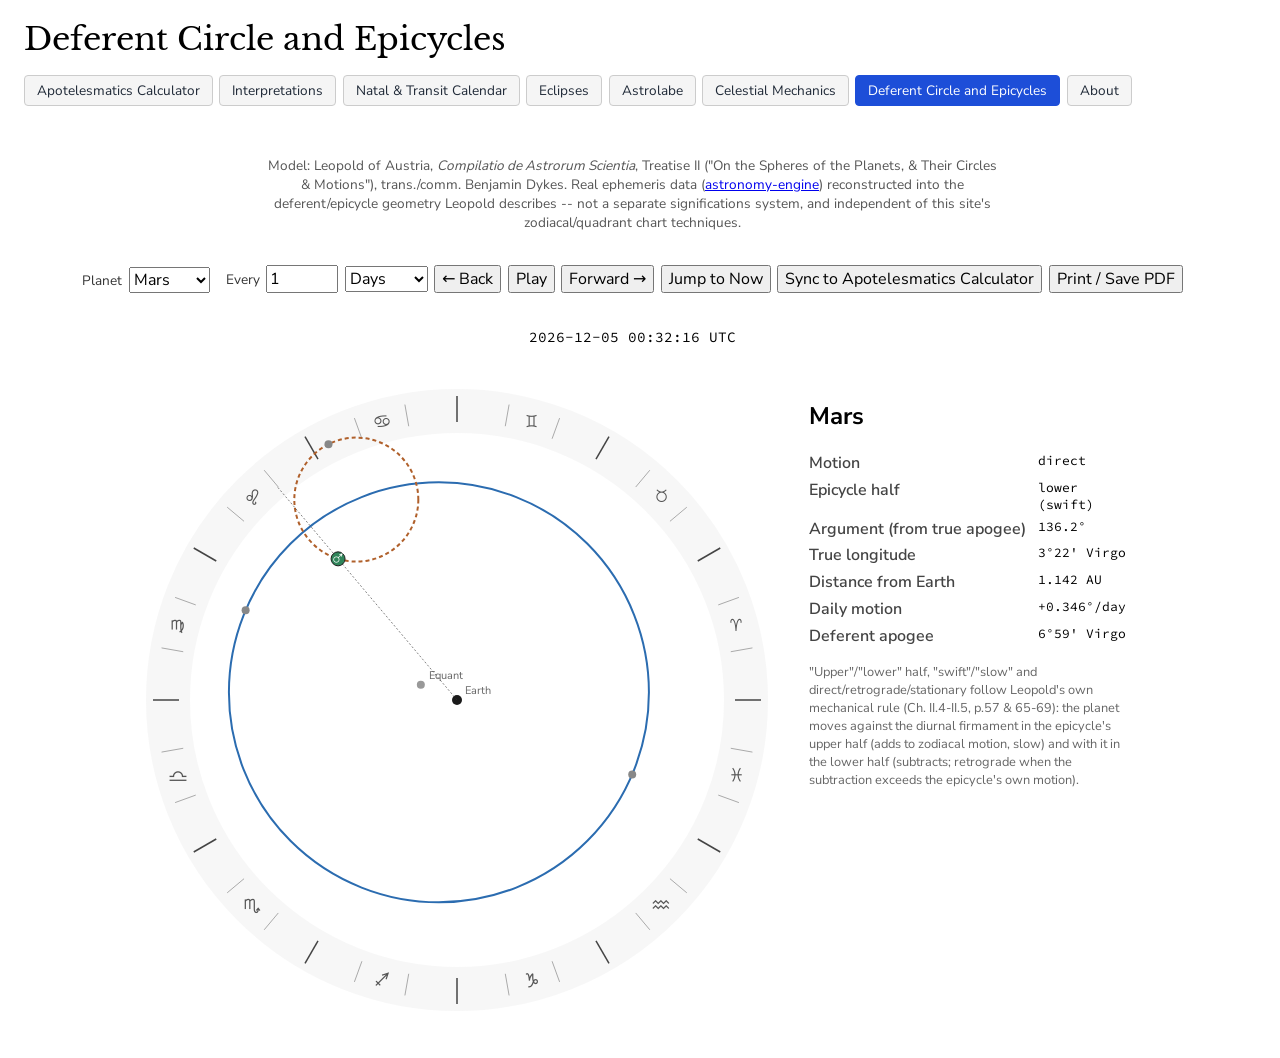
<file: cycles/index.html>
<!DOCTYPE html><html lang="en"><head><meta charset="utf-8"><meta name="viewport" content="width=device-width, initial-scale=1"><meta name="generator" content="Astro v7.1.6"><link rel="icon" type="image/svg+xml" href="/icons/icon.svg"><link rel="icon" type="image/png" sizes="192x192" href="/icons/icon-192.png"><link rel="apple-touch-icon" href="/icons/apple-touch-icon.png"><link rel="manifest" href="/manifest.webmanifest"><meta name="theme-color" content="#1e293b"><script>
	try {
		var t = localStorage.getItem('astro-app:theme');
		var dark = t === 'dark' || (t !== 'light' && window.matchMedia('(prefers-color-scheme: dark)').matches);
		document.documentElement.dataset.theme = dark ? 'dark' : 'light';
	} catch (e) {}
</script><title>Deferent Circle and Epicycles</title><link rel="stylesheet" href="/_astro/cycles.B5xcaE4E.css"><link rel="stylesheet" href="/_astro/AppUpdates.CD6OBEKb.css"></head><body><header class="site-header"><h1>Deferent Circle and Epicycles</h1><nav class="app-nav"><a href="/">Apotelesmatics Calculator</a><a href="/interpret/">Interpretations</a><a href="/calendar/">Natal &amp; Transit Calendar</a><a href="/eclipses/">Eclipses</a><a href="/astrolabe/">Astrolabe</a><a href="/models/">Celestial Mechanics</a><a href="/cycles/" aria-current="page">Deferent Circle and Epicycles</a><a href="/about/">About</a></nav><script type="module">for(let e of document.querySelectorAll(`.app-nav`)){let t=e.querySelector(`[aria-current="page"]`);t&&e.scrollWidth>e.clientWidth&&(e.scrollLeft=t.offsetLeft-e.offsetLeft-16)}</script></header><script type="module" src="/_astro/SiteHeader.astro_astro_type_script_index_0_lang.Cd1IFCp_.js"></script><div class="deferent-cycles-app" data-astro-cid-7hdzf3zc><p class="attribution" data-astro-cid-7hdzf3zc>Model: Leopold of Austria, <em data-astro-cid-7hdzf3zc>Compilatio de Astrorum Scientia</em>, Treatise II ("On the Spheres of the Planets, &amp; Their Circles &amp; Motions"), trans./comm. Benjamin Dykes. Real ephemeris data (<a href="https://github.com/cosinekitty/astronomy" target="_blank" rel="noopener" data-astro-cid-7hdzf3zc>astronomy-engine</a>) reconstructed into the deferent/epicycle geometry Leopold describes -- not a separate significations system, and independent of this site's zodiacal/quadrant chart techniques.</p><form id="cycles-form" data-astro-cid-7hdzf3zc><div class="field" data-astro-cid-7hdzf3zc><label for="planet-select" data-astro-cid-7hdzf3zc>Planet</label><select id="planet-select" data-astro-cid-7hdzf3zc><option value="Sun" data-astro-cid-7hdzf3zc>Sun</option><option value="Moon" data-astro-cid-7hdzf3zc>Moon</option><option value="Mercury" data-astro-cid-7hdzf3zc>Mercury</option><option value="Venus" data-astro-cid-7hdzf3zc>Venus</option><option value="Mars" selected data-astro-cid-7hdzf3zc>Mars</option><option value="Jupiter" data-astro-cid-7hdzf3zc>Jupiter</option><option value="Saturn" data-astro-cid-7hdzf3zc>Saturn</option></select></div><div class="field" data-astro-cid-7hdzf3zc><label for="step-count" data-astro-cid-7hdzf3zc>Every</label><input type="number" id="step-count" min="1" step="1" value="1" data-astro-cid-7hdzf3zc><select id="step-unit" data-astro-cid-7hdzf3zc><option value="second" data-astro-cid-7hdzf3zc>Seconds</option><option value="minute" data-astro-cid-7hdzf3zc>Minutes</option><option value="hour" data-astro-cid-7hdzf3zc>Hours</option><option value="day" selected data-astro-cid-7hdzf3zc>Days</option><option value="week" data-astro-cid-7hdzf3zc>Weeks</option><option value="month" data-astro-cid-7hdzf3zc>Months</option><option value="year" data-astro-cid-7hdzf3zc>Years</option></select><button type="button" id="back-btn" aria-label="Step back" data-astro-cid-7hdzf3zc>&larr; Back</button><button type="button" id="play-btn" data-astro-cid-7hdzf3zc>Play</button><button type="button" id="forward-btn" aria-label="Step forward" data-astro-cid-7hdzf3zc>Forward &rarr;</button><button type="button" id="now-btn" data-astro-cid-7hdzf3zc>Jump to Now</button><button type="button" id="sync-btn" data-astro-cid-7hdzf3zc>Sync to Apotelesmatics Calculator</button><button type="button" id="print-btn" data-astro-cid-7hdzf3zc>Print / Save PDF</button></div></form><p id="date-label" class="status" aria-live="polite" data-astro-cid-7hdzf3zc></p><p id="sync-status" class="status" aria-live="polite" hidden data-astro-cid-7hdzf3zc></p><div id="cycle-row" data-astro-cid-7hdzf3zc><div id="diagram-mount" data-astro-cid-7hdzf3zc></div><div id="readout-panel" data-astro-cid-7hdzf3zc><h2 id="readout-planet-name" data-astro-cid-7hdzf3zc></h2><dl data-astro-cid-7hdzf3zc><dt data-astro-cid-7hdzf3zc>Motion</dt><dd id="readout-motion" data-astro-cid-7hdzf3zc></dd><dt data-astro-cid-7hdzf3zc>Epicycle half</dt><dd id="readout-half" data-astro-cid-7hdzf3zc></dd><dt data-astro-cid-7hdzf3zc>Argument (from true apogee)</dt><dd id="readout-argument" data-astro-cid-7hdzf3zc></dd><dt data-astro-cid-7hdzf3zc>True longitude</dt><dd id="readout-true-lon" data-astro-cid-7hdzf3zc></dd><dt data-astro-cid-7hdzf3zc>Distance from Earth</dt><dd id="readout-distance" data-astro-cid-7hdzf3zc></dd><dt data-astro-cid-7hdzf3zc>Daily motion</dt><dd id="readout-daily-motion" data-astro-cid-7hdzf3zc></dd><dt data-astro-cid-7hdzf3zc>Deferent apogee</dt><dd id="readout-deferent-apogee" data-astro-cid-7hdzf3zc></dd></dl><p class="readout-note" data-astro-cid-7hdzf3zc>"Upper"/"lower" half, "swift"/"slow" and direct/retrograde/stationary follow Leopold's own mechanical rule (Ch. II.4-II.5, p.57 &amp; 65-69): the planet moves against the diurnal firmament in the epicycle's upper half (adds to zodiacal motion, slow) and with it in the lower half (subtracts; retrograde when the subtraction exceeds the epicycle's own motion).</p></div></div></div><script type="module" src="/_astro/DeferentCyclesApp.astro_astro_type_script_index_0_lang.CRbiieT2.js"></script><div id="app-updates-bar" class="app-updates-bar" hidden data-astro-cid-t7mwtut6><span id="app-updates-message" data-astro-cid-t7mwtut6></span><button type="button" id="app-updates-action" data-astro-cid-t7mwtut6></button><button type="button" id="app-updates-dismiss" aria-label="Dismiss" data-astro-cid-t7mwtut6>&times;</button></div><script type="module" src="/_astro/AppUpdates.astro_astro_type_script_index_0_lang.Cph-8tTa.js"></script></body></html>
</file>
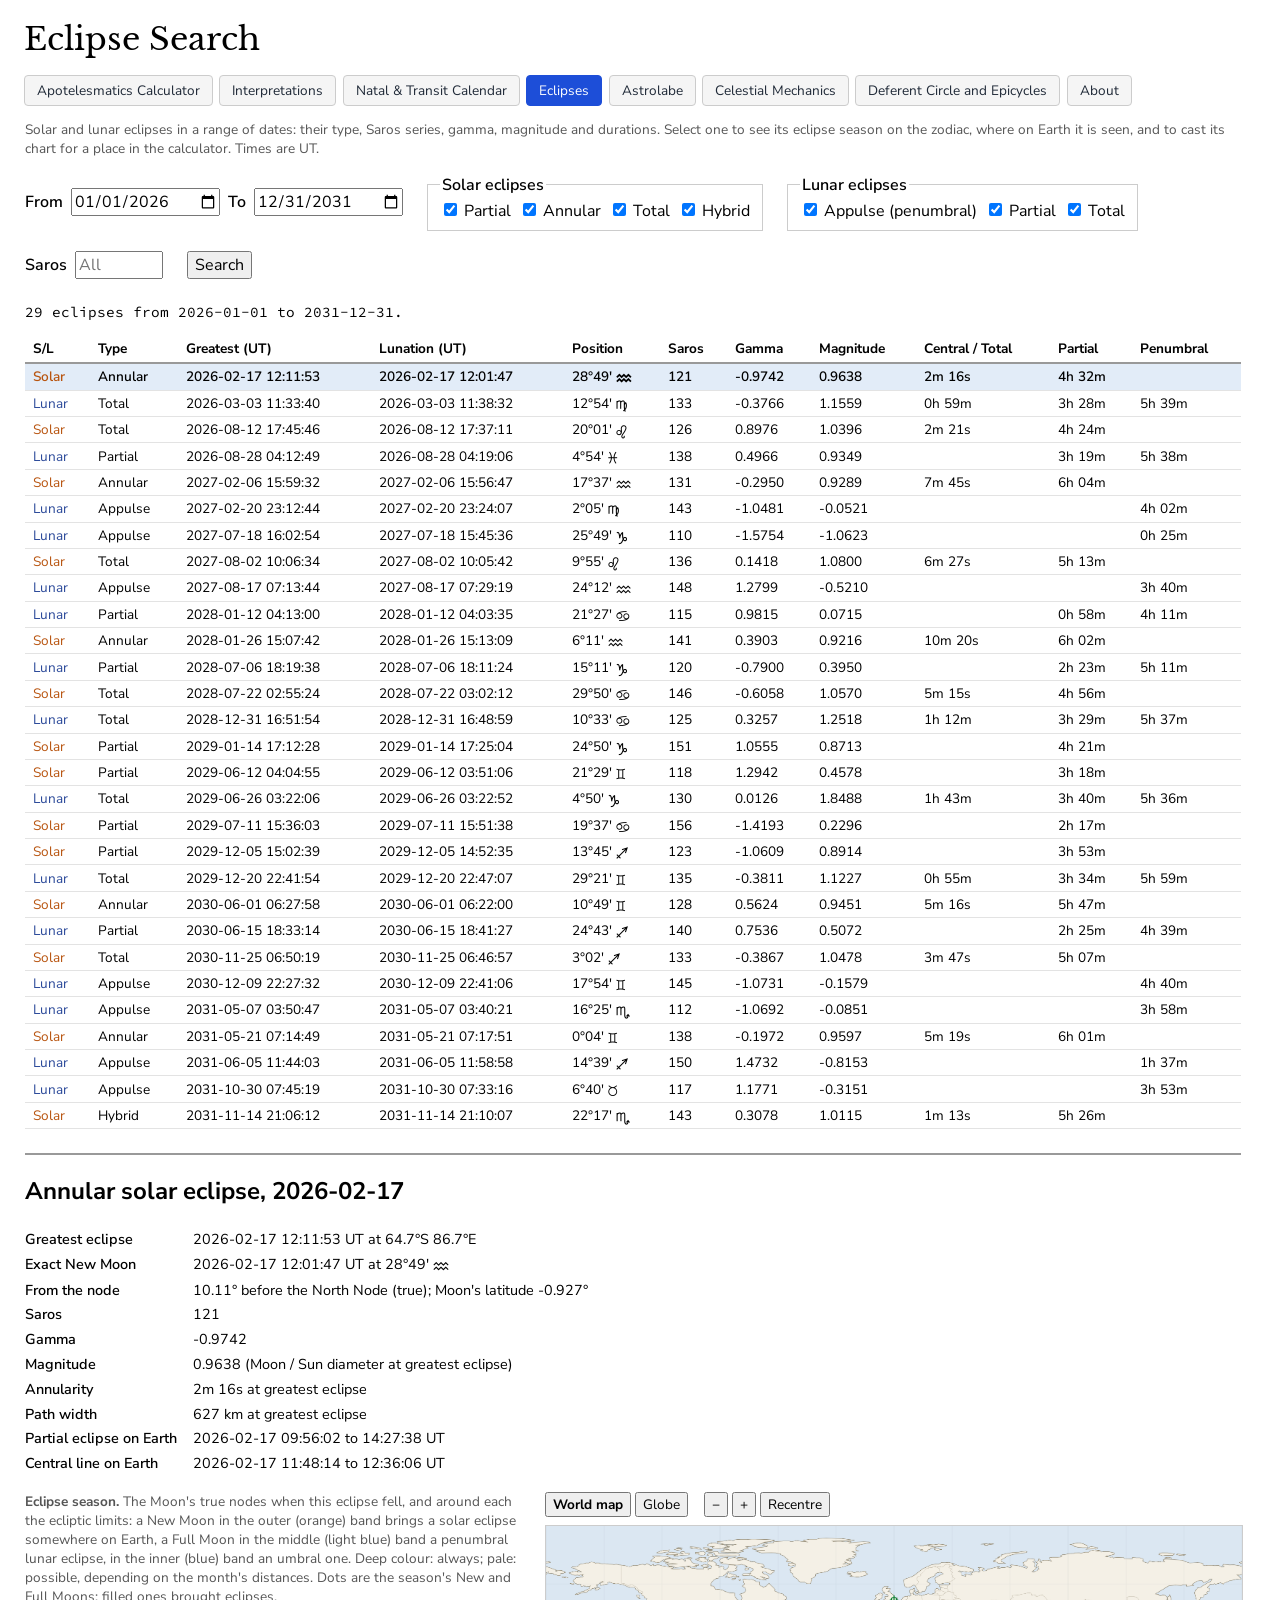
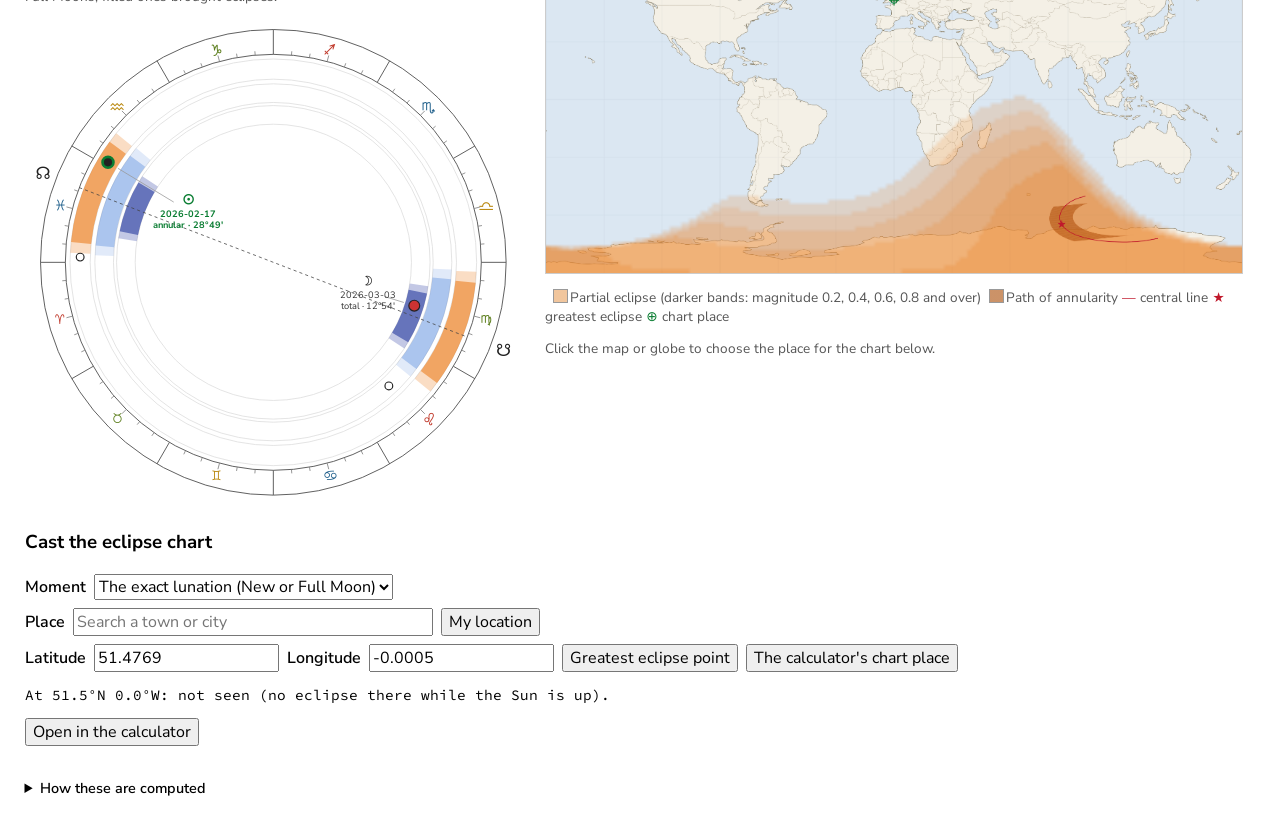
<file: eclipses/index.html>
<!DOCTYPE html><html lang="en"><head><meta charset="utf-8"><meta name="viewport" content="width=device-width, initial-scale=1"><meta name="generator" content="Astro v7.1.6"><link rel="icon" type="image/svg+xml" href="/icons/icon.svg"><link rel="icon" type="image/png" sizes="192x192" href="/icons/icon-192.png"><link rel="apple-touch-icon" href="/icons/apple-touch-icon.png"><link rel="manifest" href="/manifest.webmanifest"><meta name="theme-color" content="#1e293b"><script>
	try {
		var t = localStorage.getItem('astro-app:theme');
		var dark = t === 'dark' || (t !== 'light' && window.matchMedia('(prefers-color-scheme: dark)').matches);
		document.documentElement.dataset.theme = dark ? 'dark' : 'light';
	} catch (e) {}
</script><title>Eclipse Search</title><link rel="stylesheet" href="/_astro/eclipses.6yMkhaIF.css"><link rel="stylesheet" href="/_astro/AppUpdates.CD6OBEKb.css"></head><body><header class="site-header"><h1>Eclipse Search</h1><nav class="app-nav"><a href="/">Apotelesmatics Calculator</a><a href="/interpret/">Interpretations</a><a href="/calendar/">Natal &amp; Transit Calendar</a><a href="/eclipses/" aria-current="page">Eclipses</a><a href="/astrolabe/">Astrolabe</a><a href="/models/">Celestial Mechanics</a><a href="/cycles/">Deferent Circle and Epicycles</a><a href="/about/">About</a></nav><script type="module">for(let e of document.querySelectorAll(`.app-nav`)){let t=e.querySelector(`[aria-current="page"]`);t&&e.scrollWidth>e.clientWidth&&(e.scrollLeft=t.offsetLeft-e.offsetLeft-16)}</script></header><script type="module" src="/_astro/SiteHeader.astro_astro_type_script_index_0_lang.Cd1IFCp_.js"></script><div class="eclipse-app" data-astro-cid-u26irwva><p class="attribution" data-astro-cid-u26irwva>Solar and lunar eclipses in a range of dates: their type, Saros series, gamma, magnitude and durations. Select one to see its eclipse season on the zodiac, where on Earth it is seen, and to cast its chart for a place in the calculator. Times are UT.</p><form id="eclipse-form" data-astro-cid-u26irwva><div class="field" data-astro-cid-u26irwva><label for="from-date" data-astro-cid-u26irwva>From</label><input type="date" id="from-date" required data-astro-cid-u26irwva><label for="to-date" data-astro-cid-u26irwva>To</label><input type="date" id="to-date" required data-astro-cid-u26irwva></div><fieldset class="field" data-astro-cid-u26irwva><legend data-astro-cid-u26irwva>Solar eclipses</legend><label class="checkbox-label" data-astro-cid-u26irwva><input type="checkbox" name="type" value="solar-partial" checked data-astro-cid-u26irwva> Partial</label><label class="checkbox-label" data-astro-cid-u26irwva><input type="checkbox" name="type" value="solar-annular" checked data-astro-cid-u26irwva> Annular</label><label class="checkbox-label" data-astro-cid-u26irwva><input type="checkbox" name="type" value="solar-total" checked data-astro-cid-u26irwva> Total</label><label class="checkbox-label" data-astro-cid-u26irwva><input type="checkbox" name="type" value="solar-hybrid" checked data-astro-cid-u26irwva> Hybrid</label></fieldset><fieldset class="field" data-astro-cid-u26irwva><legend data-astro-cid-u26irwva>Lunar eclipses</legend><label class="checkbox-label" data-astro-cid-u26irwva><input type="checkbox" name="type" value="lunar-penumbral" checked data-astro-cid-u26irwva> Appulse (penumbral)</label><label class="checkbox-label" data-astro-cid-u26irwva><input type="checkbox" name="type" value="lunar-partial" checked data-astro-cid-u26irwva> Partial</label><label class="checkbox-label" data-astro-cid-u26irwva><input type="checkbox" name="type" value="lunar-total" checked data-astro-cid-u26irwva> Total</label></fieldset><div class="field" data-astro-cid-u26irwva><label for="saros-input" data-astro-cid-u26irwva>Saros</label><input type="number" id="saros-input" min="-20" max="250" step="1" placeholder="All" data-astro-cid-u26irwva></div><div class="field" data-astro-cid-u26irwva><button type="submit" id="search-btn" data-astro-cid-u26irwva>Search</button></div></form><p id="search-status" class="status" aria-live="polite" data-astro-cid-u26irwva></p><div class="table-wrap" data-astro-cid-u26irwva><table id="eclipse-table" hidden data-astro-cid-u26irwva><thead data-astro-cid-u26irwva><tr data-astro-cid-u26irwva><th scope="col" data-astro-cid-u26irwva>S/L</th><th scope="col" data-astro-cid-u26irwva>Type</th><th scope="col" data-astro-cid-u26irwva>Greatest (UT)</th><th scope="col" data-astro-cid-u26irwva>Lunation (UT)</th><th scope="col" data-astro-cid-u26irwva>Position</th><th scope="col" data-astro-cid-u26irwva>Saros</th><th scope="col" title="The shadow axis's least distance from the Earth's centre (solar), or the Moon's from the shadow's axis (lunar), in Earth radii; + north" data-astro-cid-u26irwva>Gamma</th><th scope="col" title="Solar: at greatest eclipse (the Moon's diameter over the Sun's, if central). Lunar: umbral magnitude." data-astro-cid-u26irwva>Magnitude</th><th scope="col" title="Solar: totality or annularity at greatest eclipse. Lunar: totality." data-astro-cid-u26irwva>Central / Total</th><th scope="col" title="Solar: the partial eclipse anywhere on Earth. Lunar: the umbral (partial) phase." data-astro-cid-u26irwva>Partial</th><th scope="col" title="Lunar: the penumbral phase." data-astro-cid-u26irwva>Penumbral</th></tr></thead><tbody data-astro-cid-u26irwva></tbody></table></div><section id="eclipse-detail" hidden data-astro-cid-u26irwva><h2 id="detail-title" data-astro-cid-u26irwva></h2><table id="detail-facts" data-astro-cid-u26irwva><tbody data-astro-cid-u26irwva></tbody></table><div class="detail-figures" data-astro-cid-u26irwva><figure class="wheel-figure" data-astro-cid-u26irwva><figcaption data-astro-cid-u26irwva><strong data-astro-cid-u26irwva>Eclipse season.</strong> The Moon's true nodes when this eclipse fell, and around each the ecliptic limits: a New Moon in the outer (orange) band brings a solar eclipse somewhere on Earth, a Full Moon in the middle (light blue) band a penumbral lunar eclipse, in the inner (blue) band an umbral one. Deep colour: always; pale: possible, depending on the month's distances. Dots are the season's New and Full Moons; filled ones brought eclipses.</figcaption><div id="wheel-mount" data-astro-cid-u26irwva></div></figure><figure class="map-figure" data-astro-cid-u26irwva><figcaption data-astro-cid-u26irwva><span class="view-buttons" role="group" aria-label="Map view" data-astro-cid-u26irwva><button type="button" id="view-map-btn" aria-pressed="true" data-astro-cid-u26irwva>World map</button><button type="button" id="view-globe-btn" aria-pressed="false" data-astro-cid-u26irwva>Globe</button></span><span id="globe-zoom" class="view-buttons" hidden data-astro-cid-u26irwva><button type="button" id="zoom-out-btn" aria-label="Zoom out" data-astro-cid-u26irwva>&minus;</button><button type="button" id="zoom-in-btn" aria-label="Zoom in" data-astro-cid-u26irwva>+</button><button type="button" id="recenter-btn" data-astro-cid-u26irwva>Recentre</button></span></figcaption><canvas id="map-canvas" width="960" height="480" data-astro-cid-u26irwva></canvas><canvas id="globe-canvas" width="560" height="560" hidden data-astro-cid-u26irwva></canvas><p id="map-legend" class="legend" data-astro-cid-u26irwva></p><p class="legend" data-astro-cid-u26irwva>Click the map or globe to choose the place for the chart below.<span id="globe-hint" hidden data-astro-cid-u26irwva> Drag to turn the globe; scroll or use &minus;/+ to zoom.</span></p></figure></div><h3 data-astro-cid-u26irwva>Cast the eclipse chart</h3><div class="field" data-astro-cid-u26irwva><label for="chart-moment" data-astro-cid-u26irwva>Moment</label><select id="chart-moment" data-astro-cid-u26irwva><option value="lunation" selected data-astro-cid-u26irwva>The exact lunation (New or Full Moon)</option><option value="greatest" data-astro-cid-u26irwva>Greatest eclipse</option></select></div><div class="field location-search" data-astro-cid-u26irwva><label for="place-search" data-astro-cid-u26irwva>Place</label><input type="text" id="place-search" placeholder="Search a town or city" autocomplete="off" data-astro-cid-u26irwva><button type="button" id="place-here-btn" data-astro-cid-u26irwva>My location</button><ul id="place-results" hidden data-astro-cid-u26irwva></ul></div><p id="place-status" class="status" aria-live="polite" data-astro-cid-u26irwva></p><div class="field" data-astro-cid-u26irwva><label for="place-lat" data-astro-cid-u26irwva>Latitude</label><input type="number" id="place-lat" step="any" min="-90" max="90" data-astro-cid-u26irwva><label for="place-lon" data-astro-cid-u26irwva>Longitude</label><input type="number" id="place-lon" step="any" min="-180" max="180" data-astro-cid-u26irwva><button type="button" id="place-greatest-btn" data-astro-cid-u26irwva>Greatest eclipse point</button><button type="button" id="place-chart-btn" data-astro-cid-u26irwva>The calculator's chart place</button></div><p id="local-circumstances" class="status" data-astro-cid-u26irwva></p><button type="button" id="open-chart-btn" data-astro-cid-u26irwva>Open in the calculator</button></section><details class="method-notes" data-astro-cid-u26irwva><summary data-astro-cid-u26irwva>How these are computed</summary><p data-astro-cid-u26irwva>Eclipses are found with astronomy-engine's searches. The Saros series is the eclipse's lunation count from a reference eclipse (eclipses one saros, 223 lunations, apart share a series; one inex, 358 lunations, apart are in consecutive series), numbered as in NASA's canons. Gamma, magnitudes, the hybrid test, the contacts and the path are worked from the shadow's geometry with the same Sun, Moon and Earth figures astronomy-engine uses; the central duration is the local eclipse at the point of greatest eclipse. The path's limits are drawn where the edge of the umbra (or antumbra) meets the ground, the partial zone from a 2° grid, so both are approximate near the path's ends and the zone's edge. A penumbral lunar eclipse is called an appulse, as in Solar Fire. The Position is the eclipse degree at the exact lunation: the conjunction for a solar eclipse, the Moon's place for a lunar one.</p><p data-astro-cid-u26irwva>The ecliptic limits on the wheel are the classical ones, from the extremes of the Moon's and Sun's parallax and semidiameter and of the Moon's inclination: within about 15°21' of a node a New Moon always eclipses the Sun somewhere, beyond about 18°31' never; for the Moon's umbra 9°30'-12°15', her penumbra about 15½°-18½°.</p><p data-astro-cid-u26irwva>Map: Natural Earth 1:110m (public domain), via world-atlas.</p></details></div><script type="module" src="/_astro/EclipsesApp.astro_astro_type_script_index_0_lang.DVMi-954.js"></script><div id="app-updates-bar" class="app-updates-bar" hidden data-astro-cid-t7mwtut6><span id="app-updates-message" data-astro-cid-t7mwtut6></span><button type="button" id="app-updates-action" data-astro-cid-t7mwtut6></button><button type="button" id="app-updates-dismiss" aria-label="Dismiss" data-astro-cid-t7mwtut6>&times;</button></div><script type="module" src="/_astro/AppUpdates.astro_astro_type_script_index_0_lang.Cph-8tTa.js"></script></body></html>
</file>
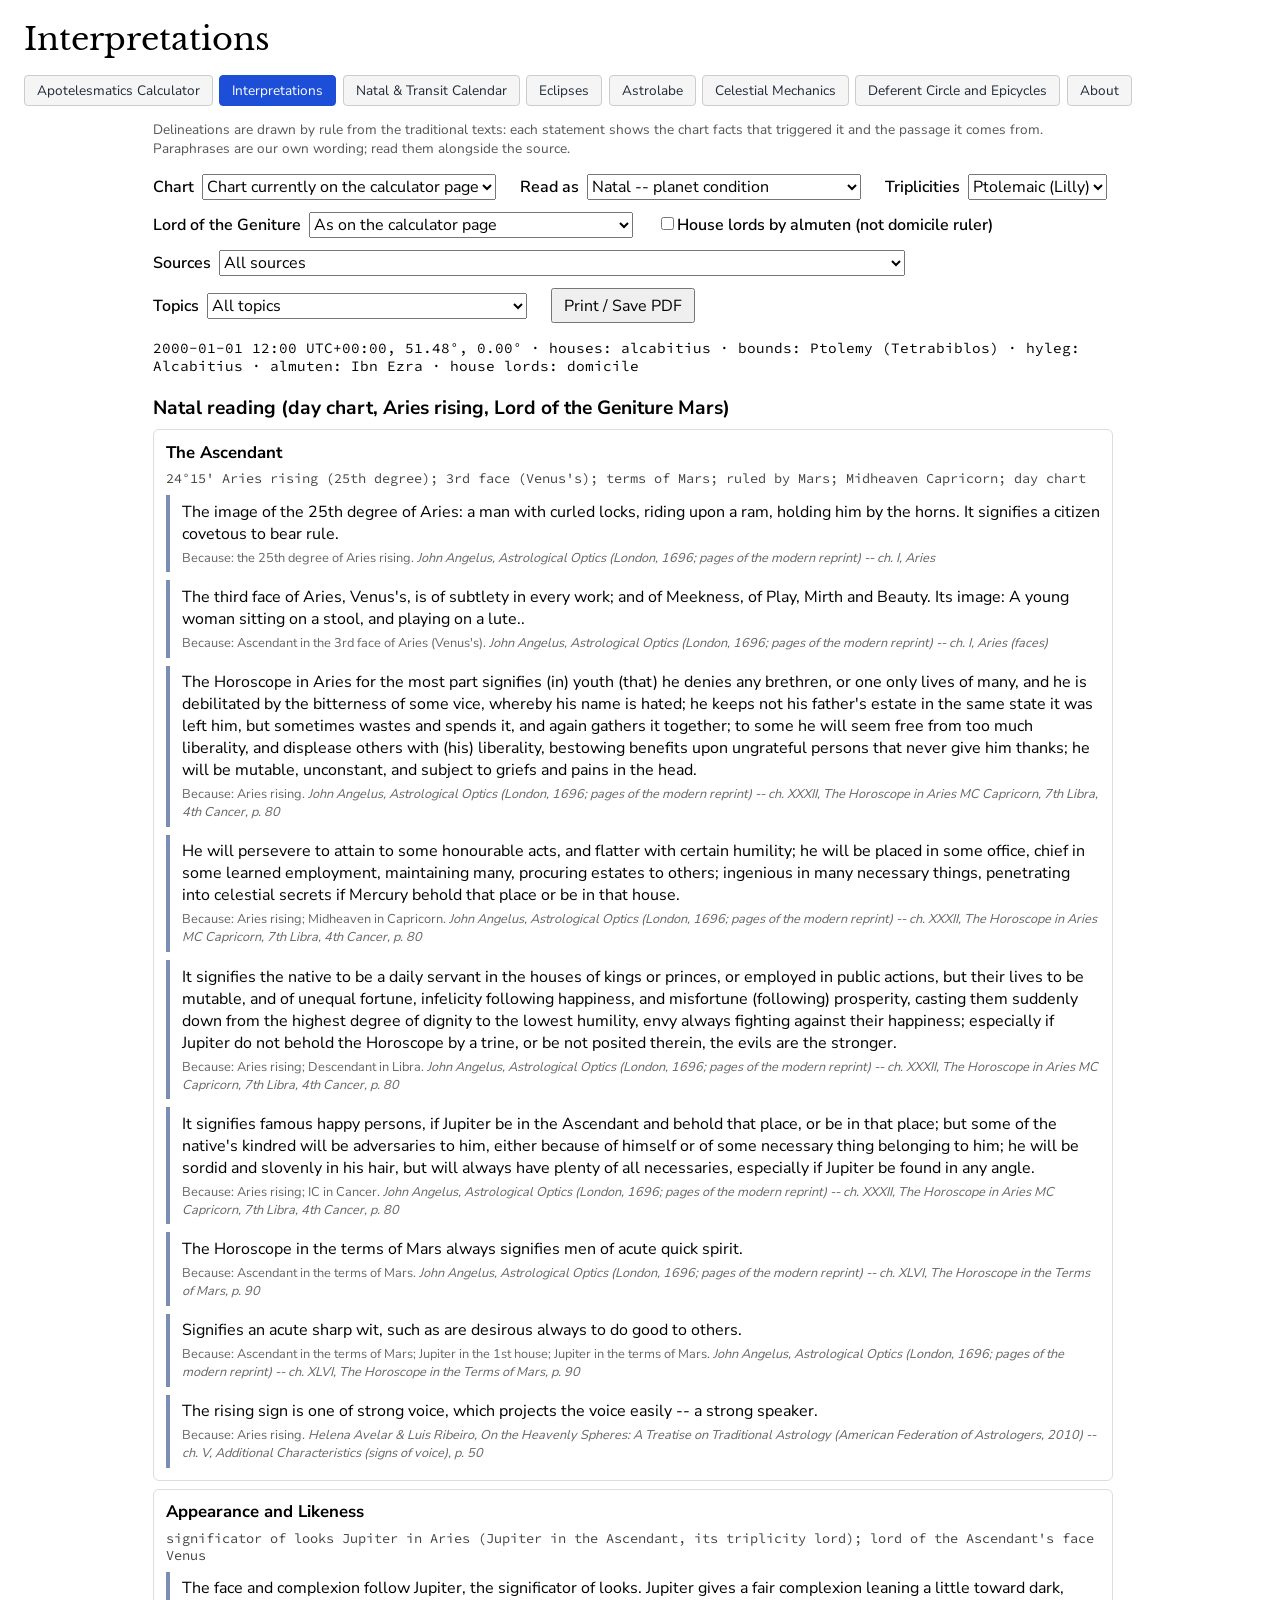
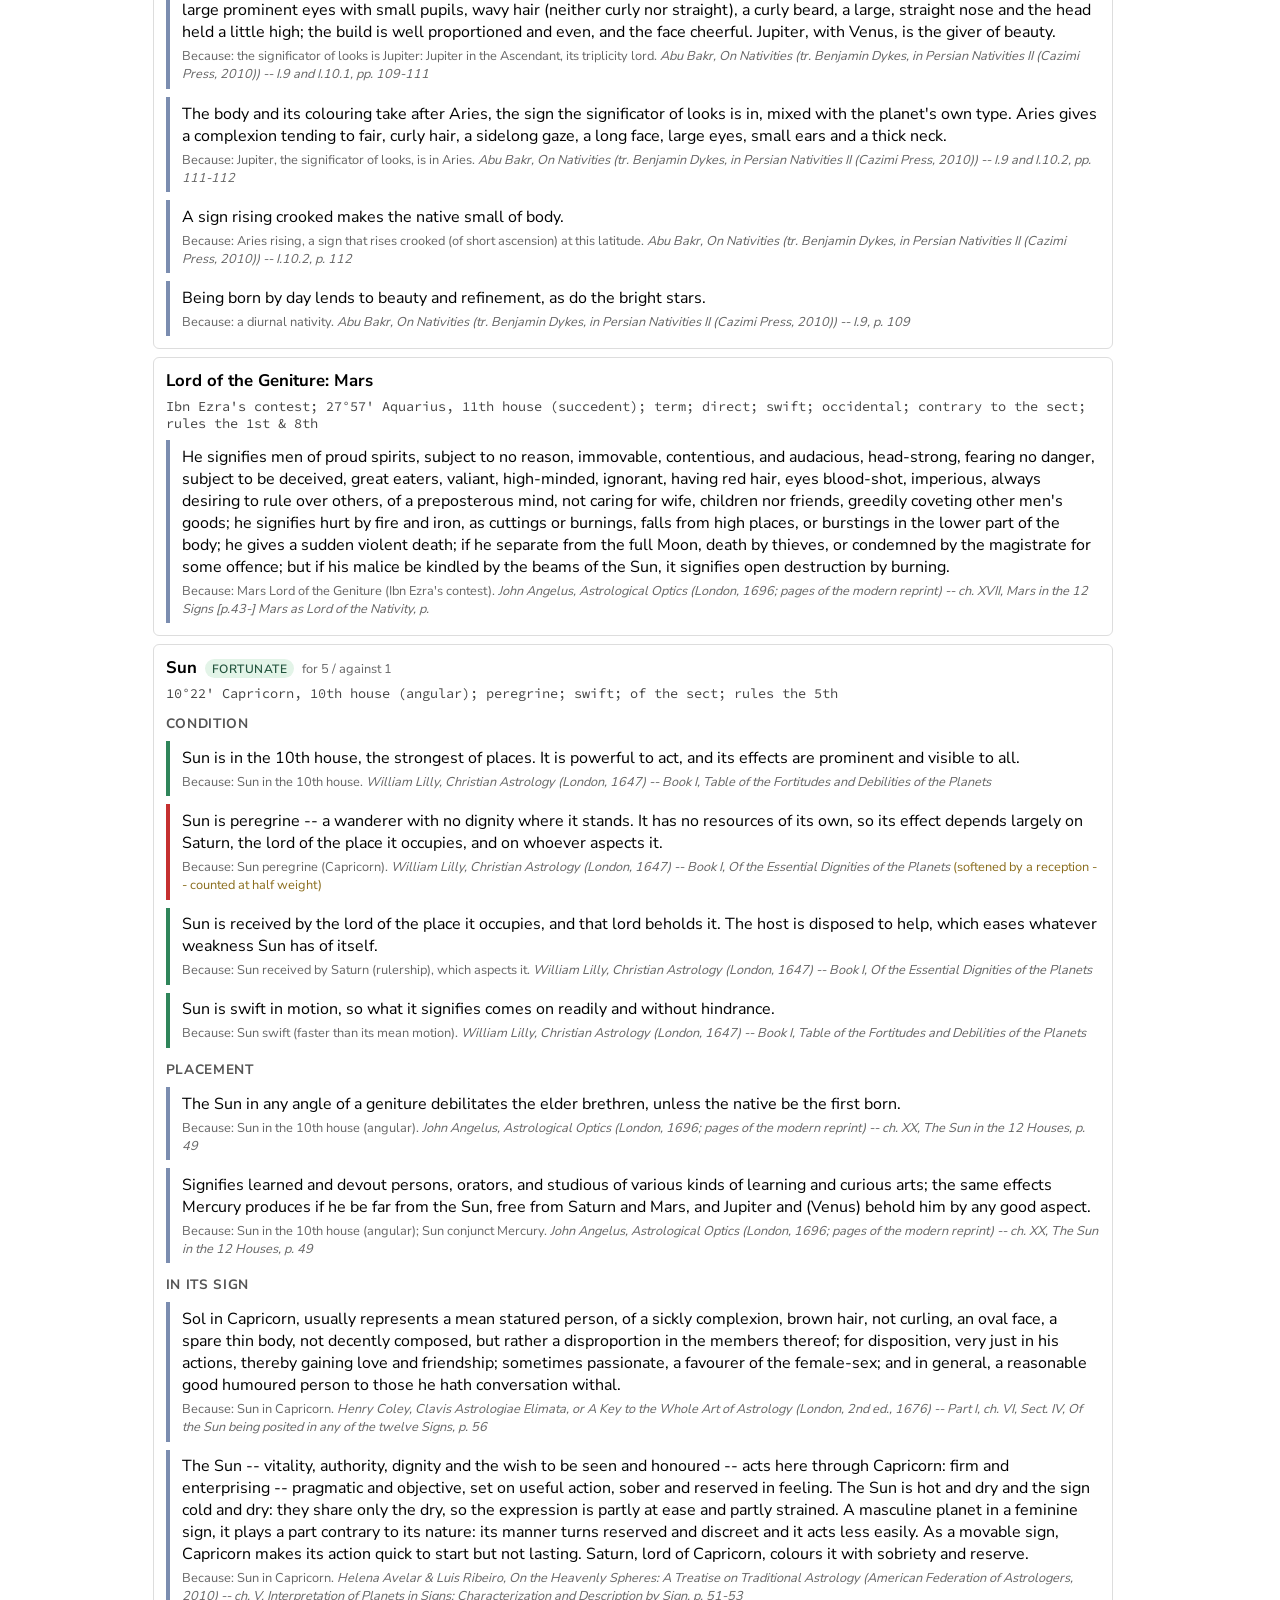
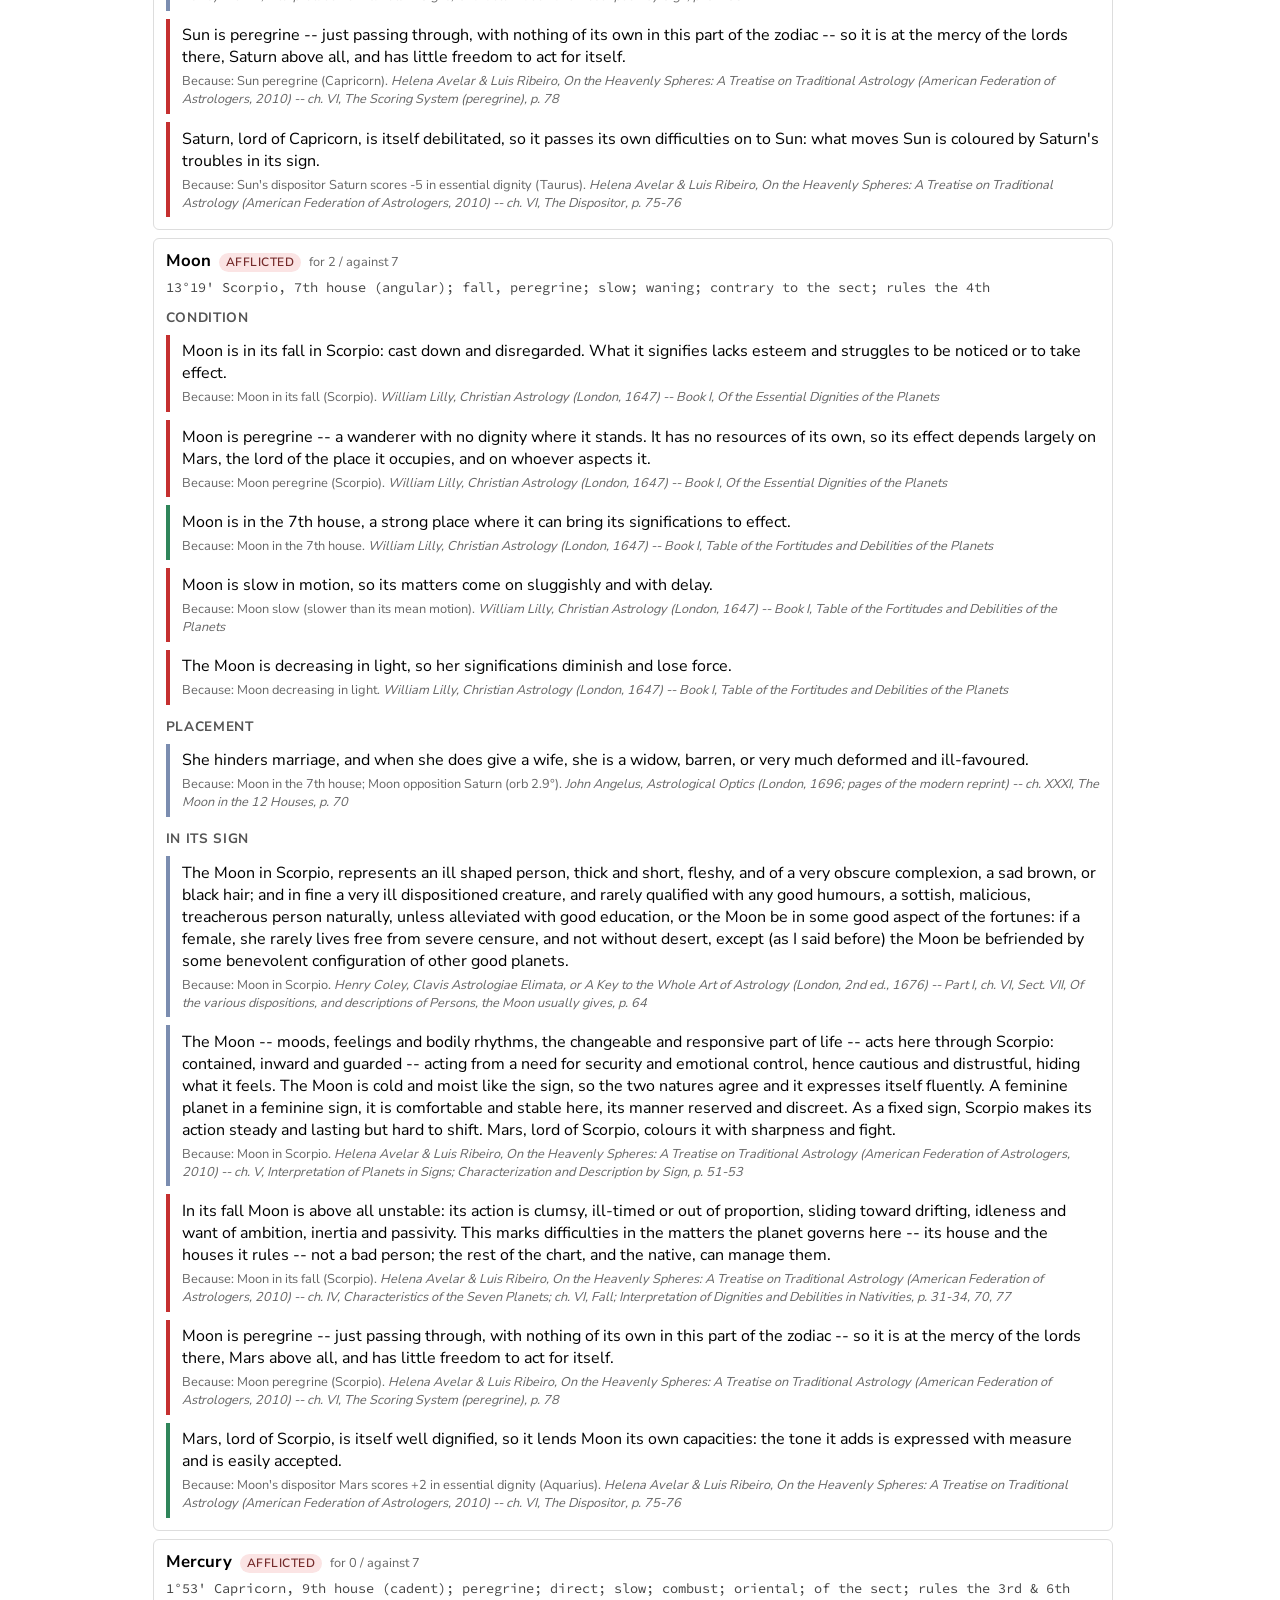
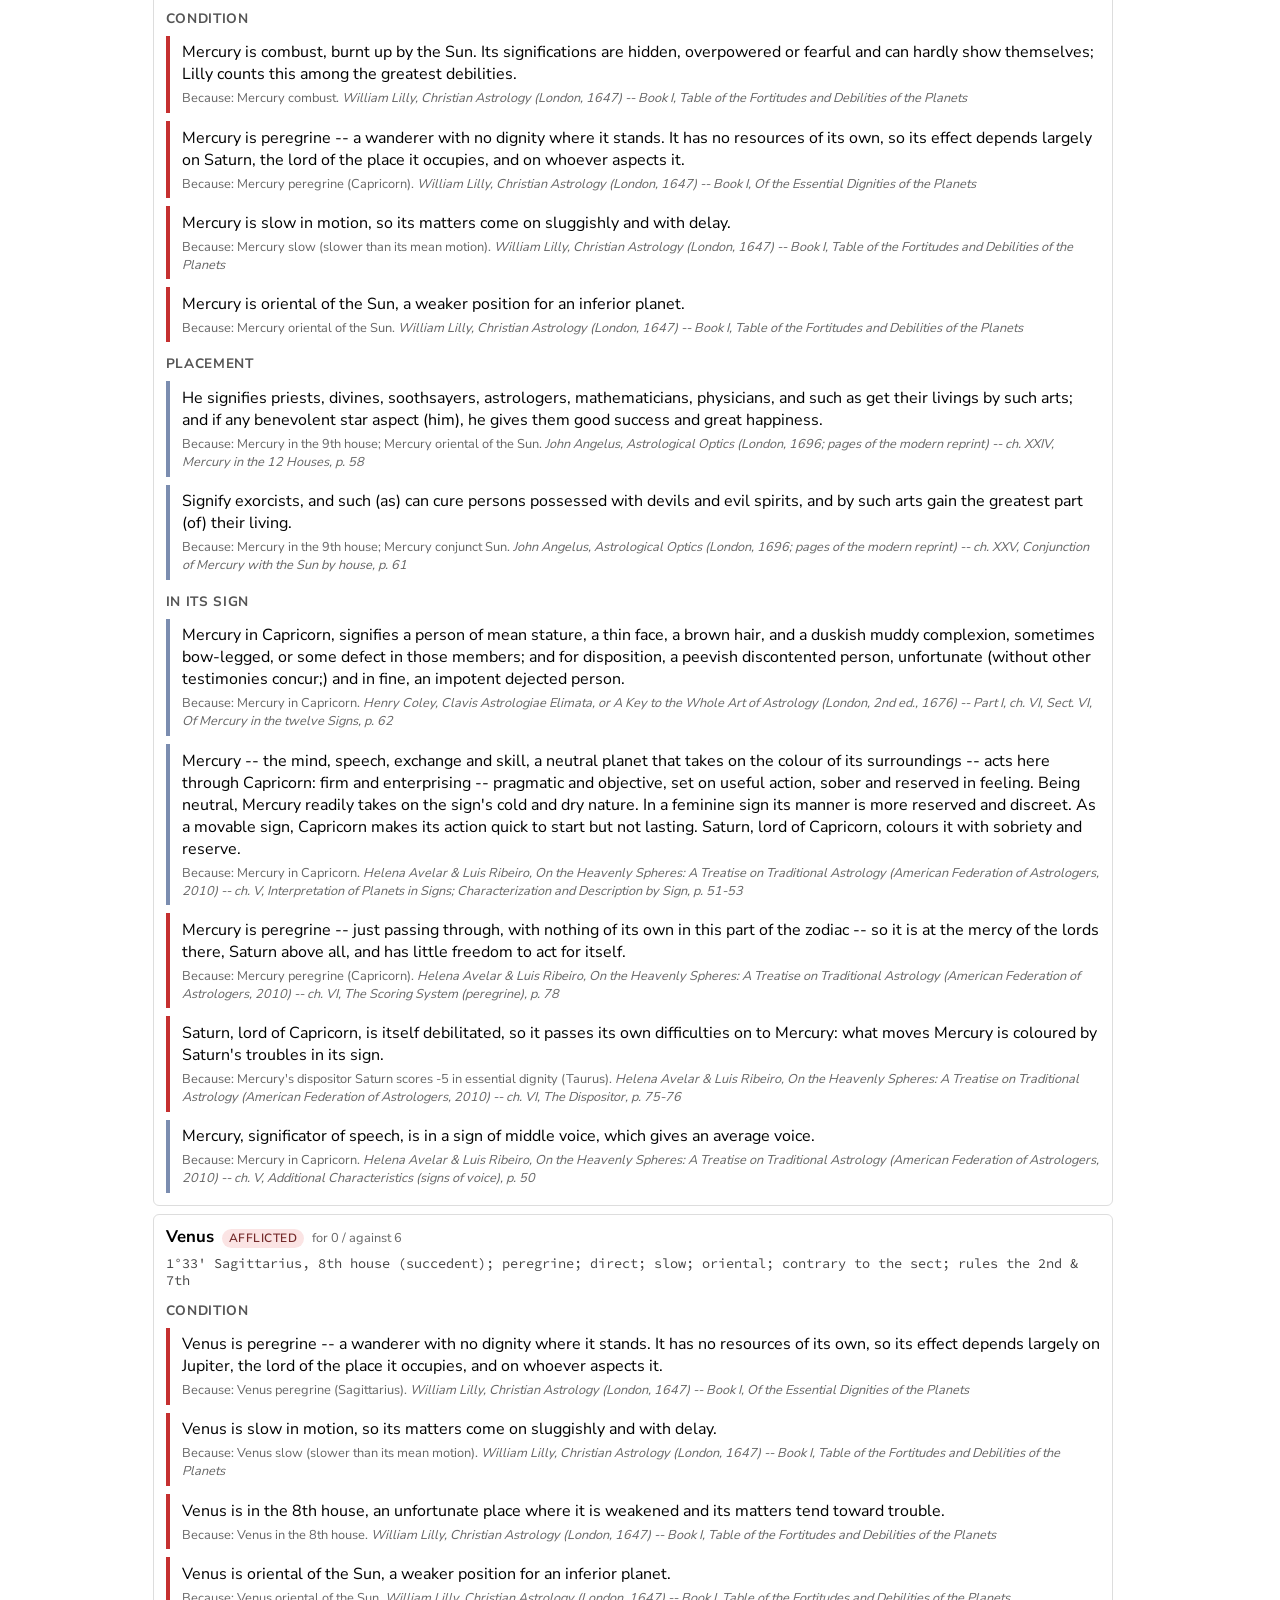
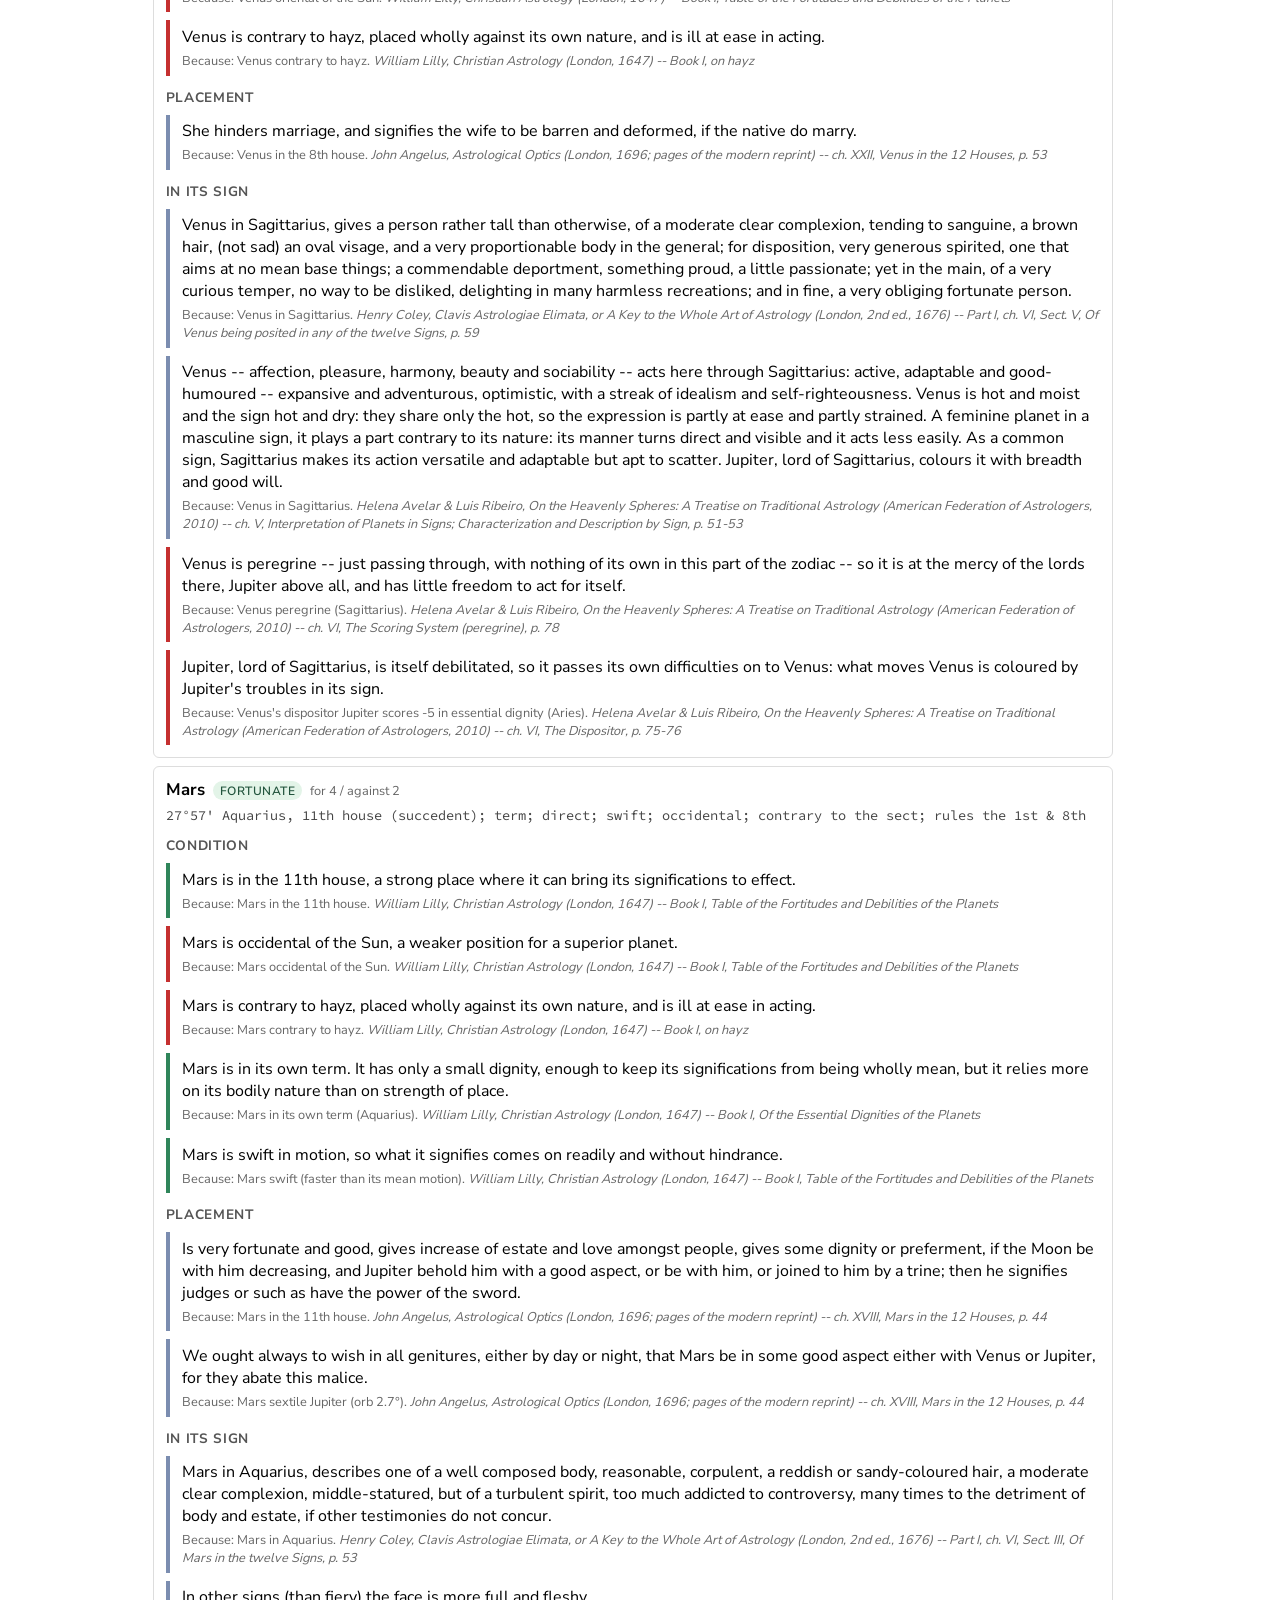
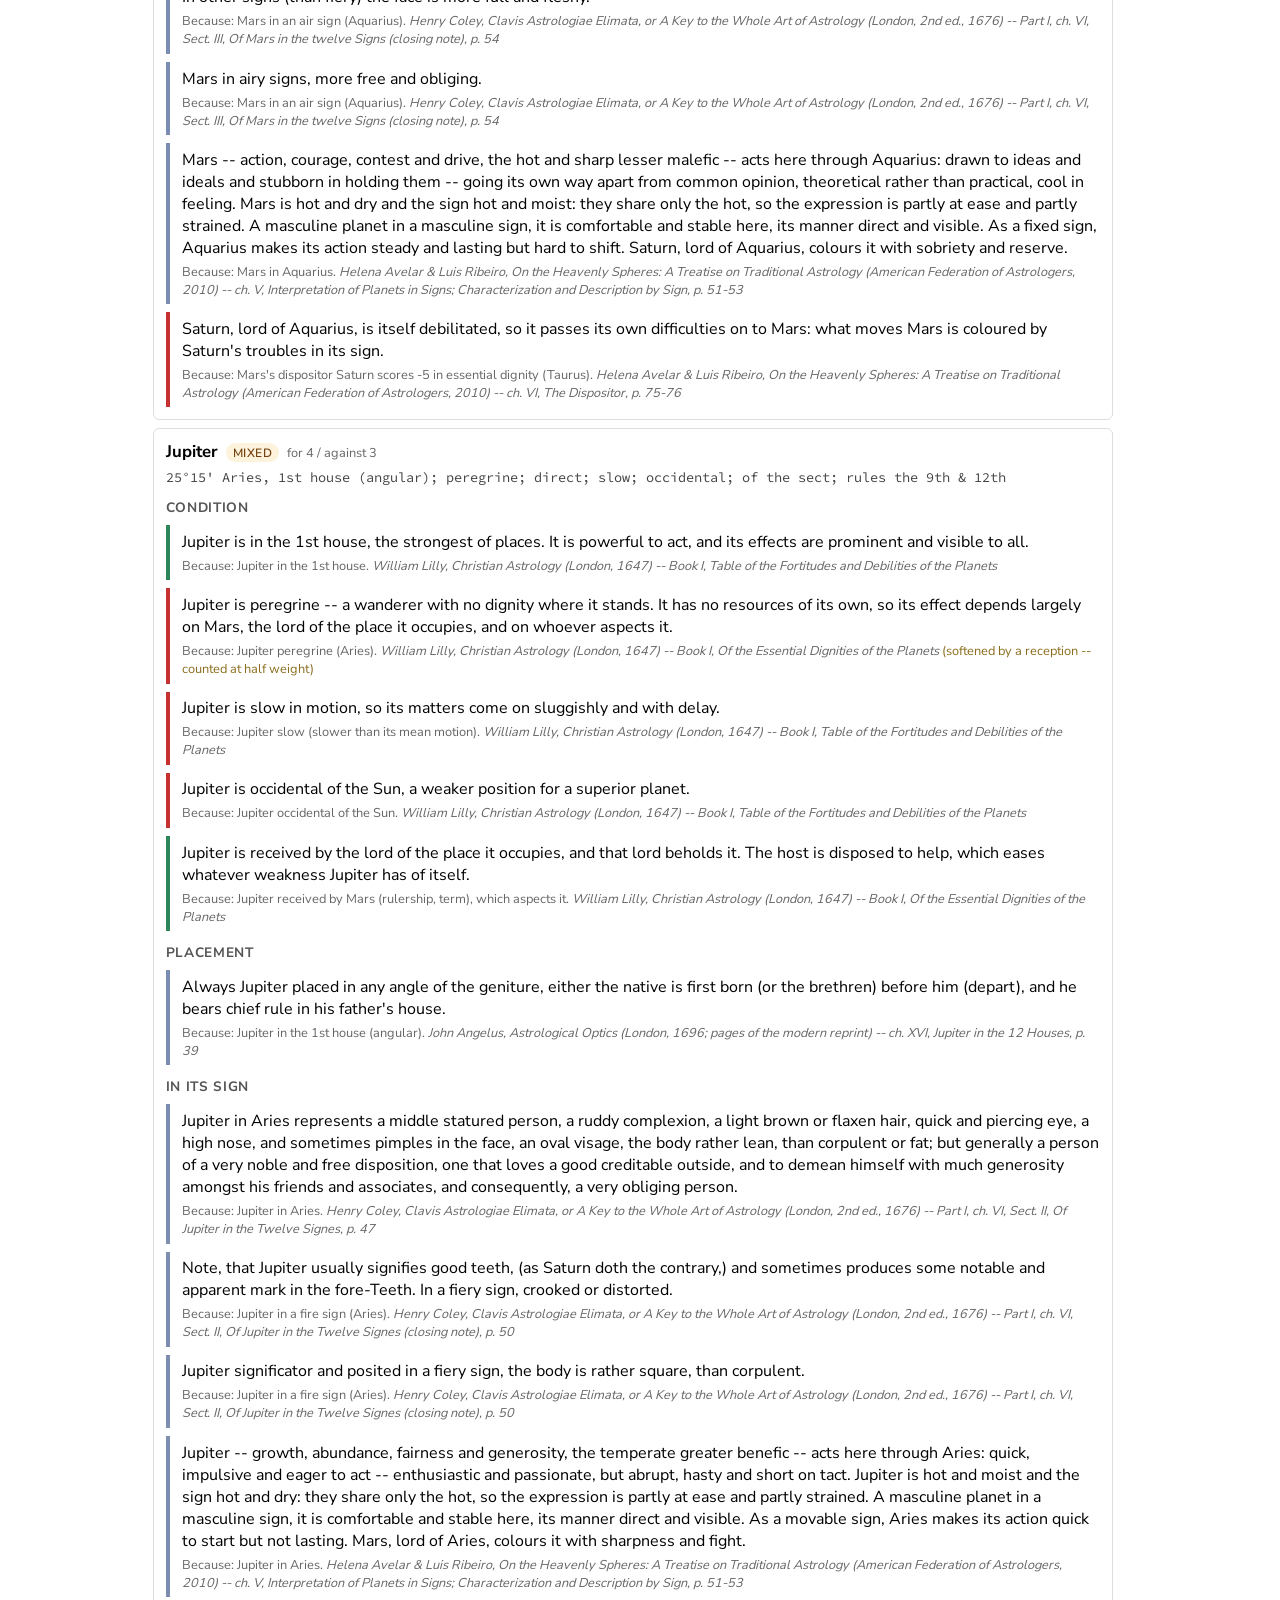
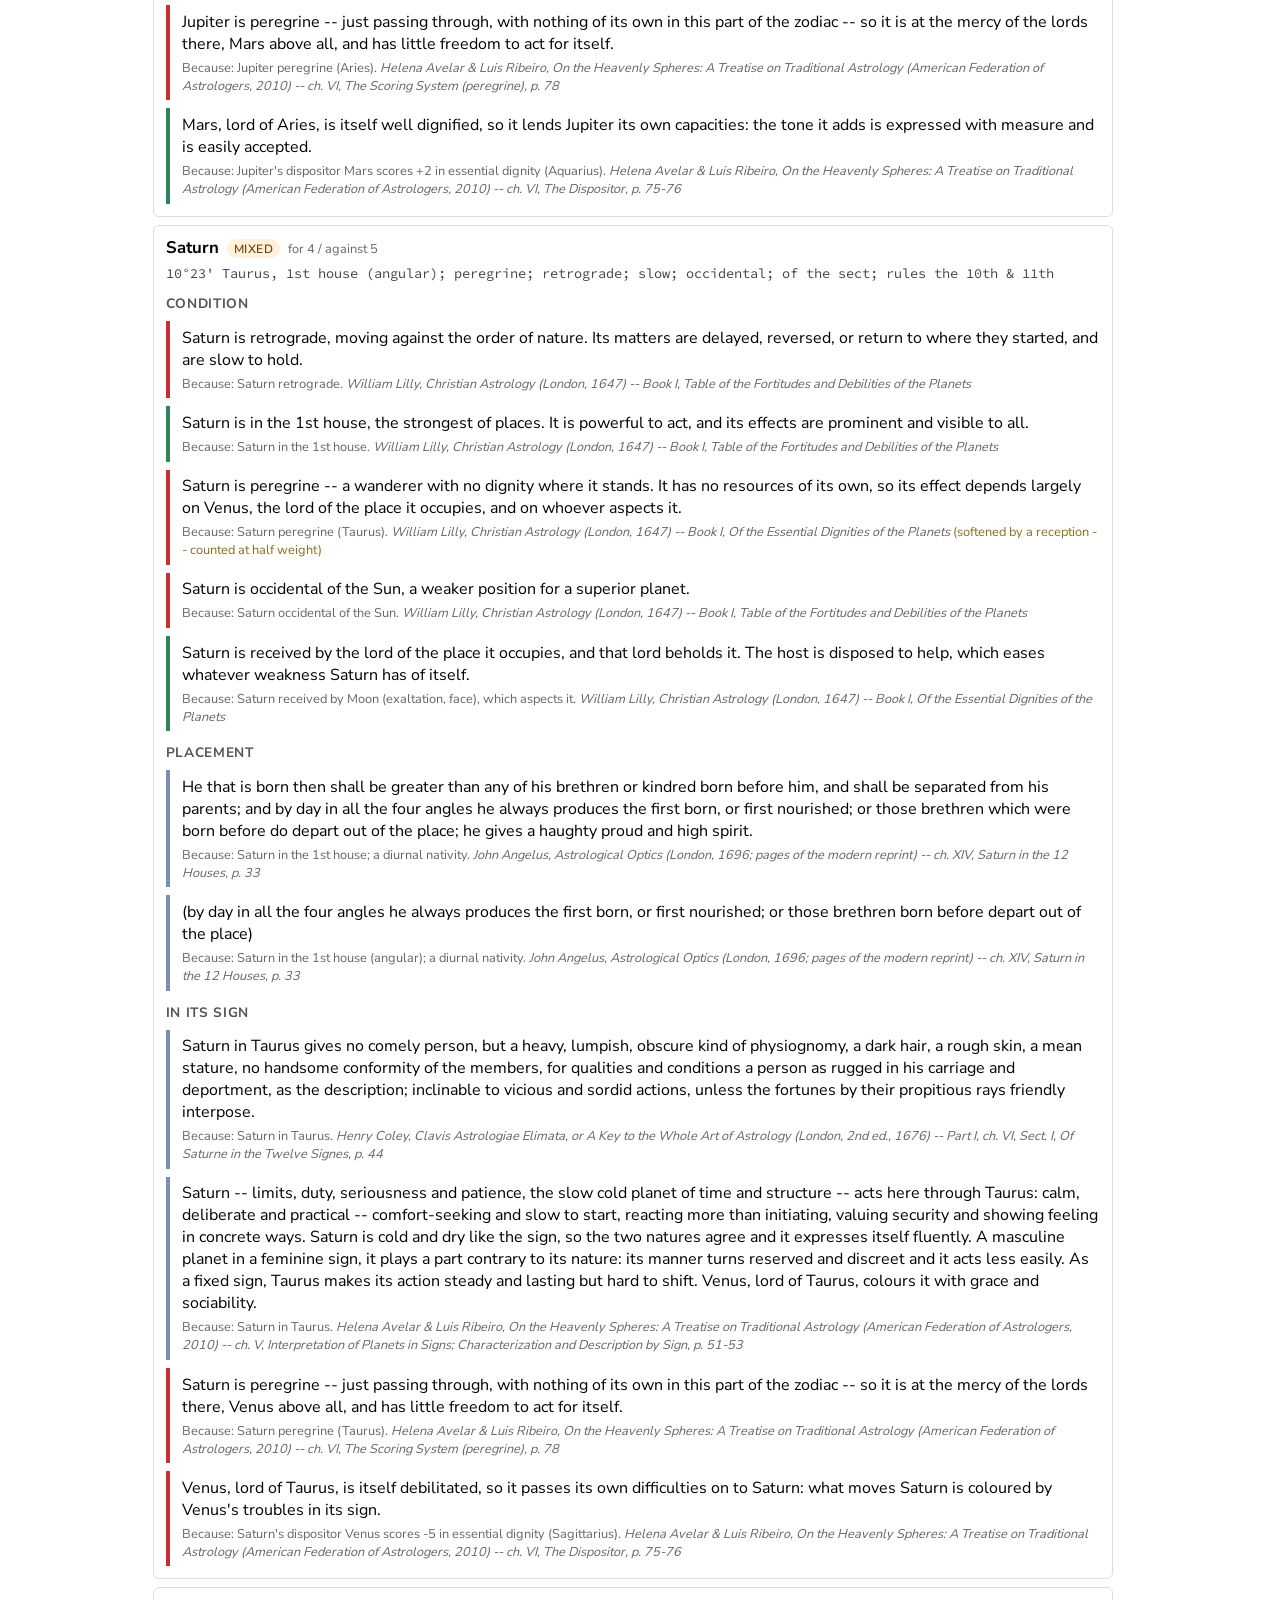
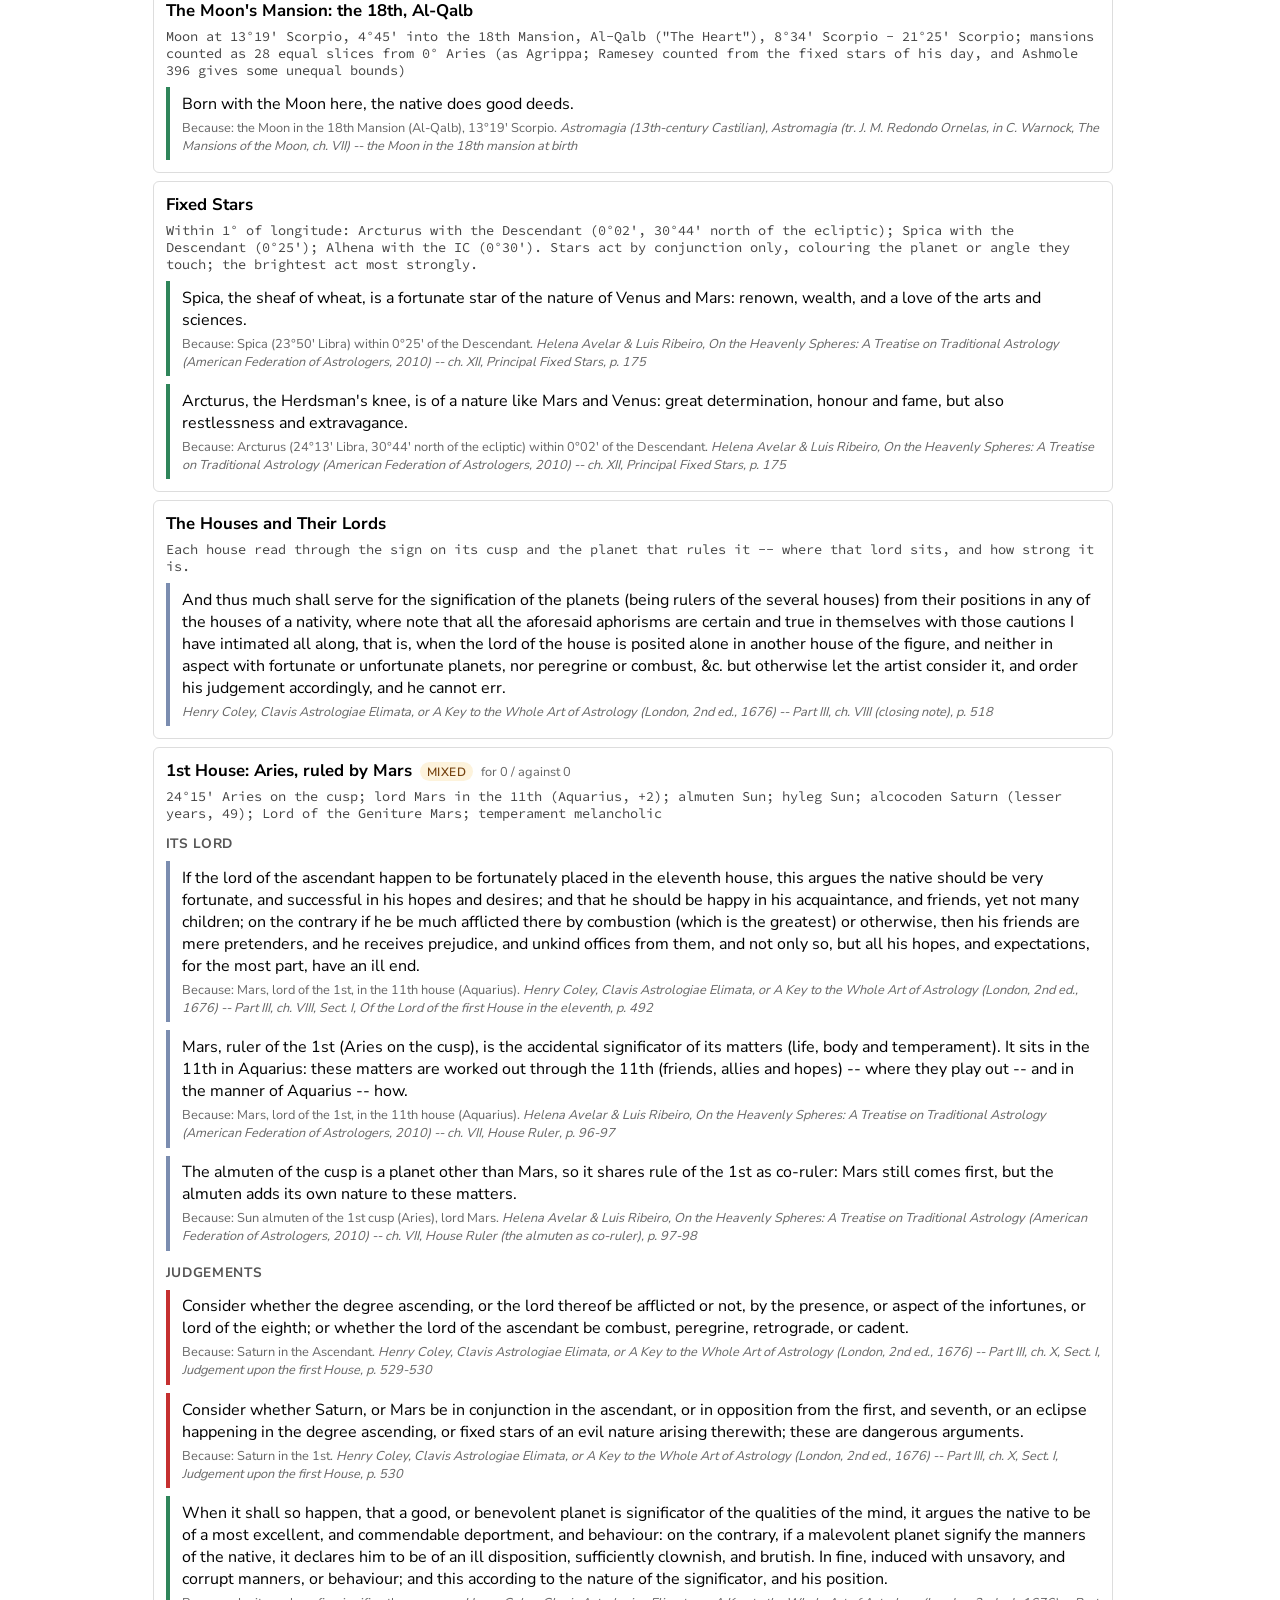
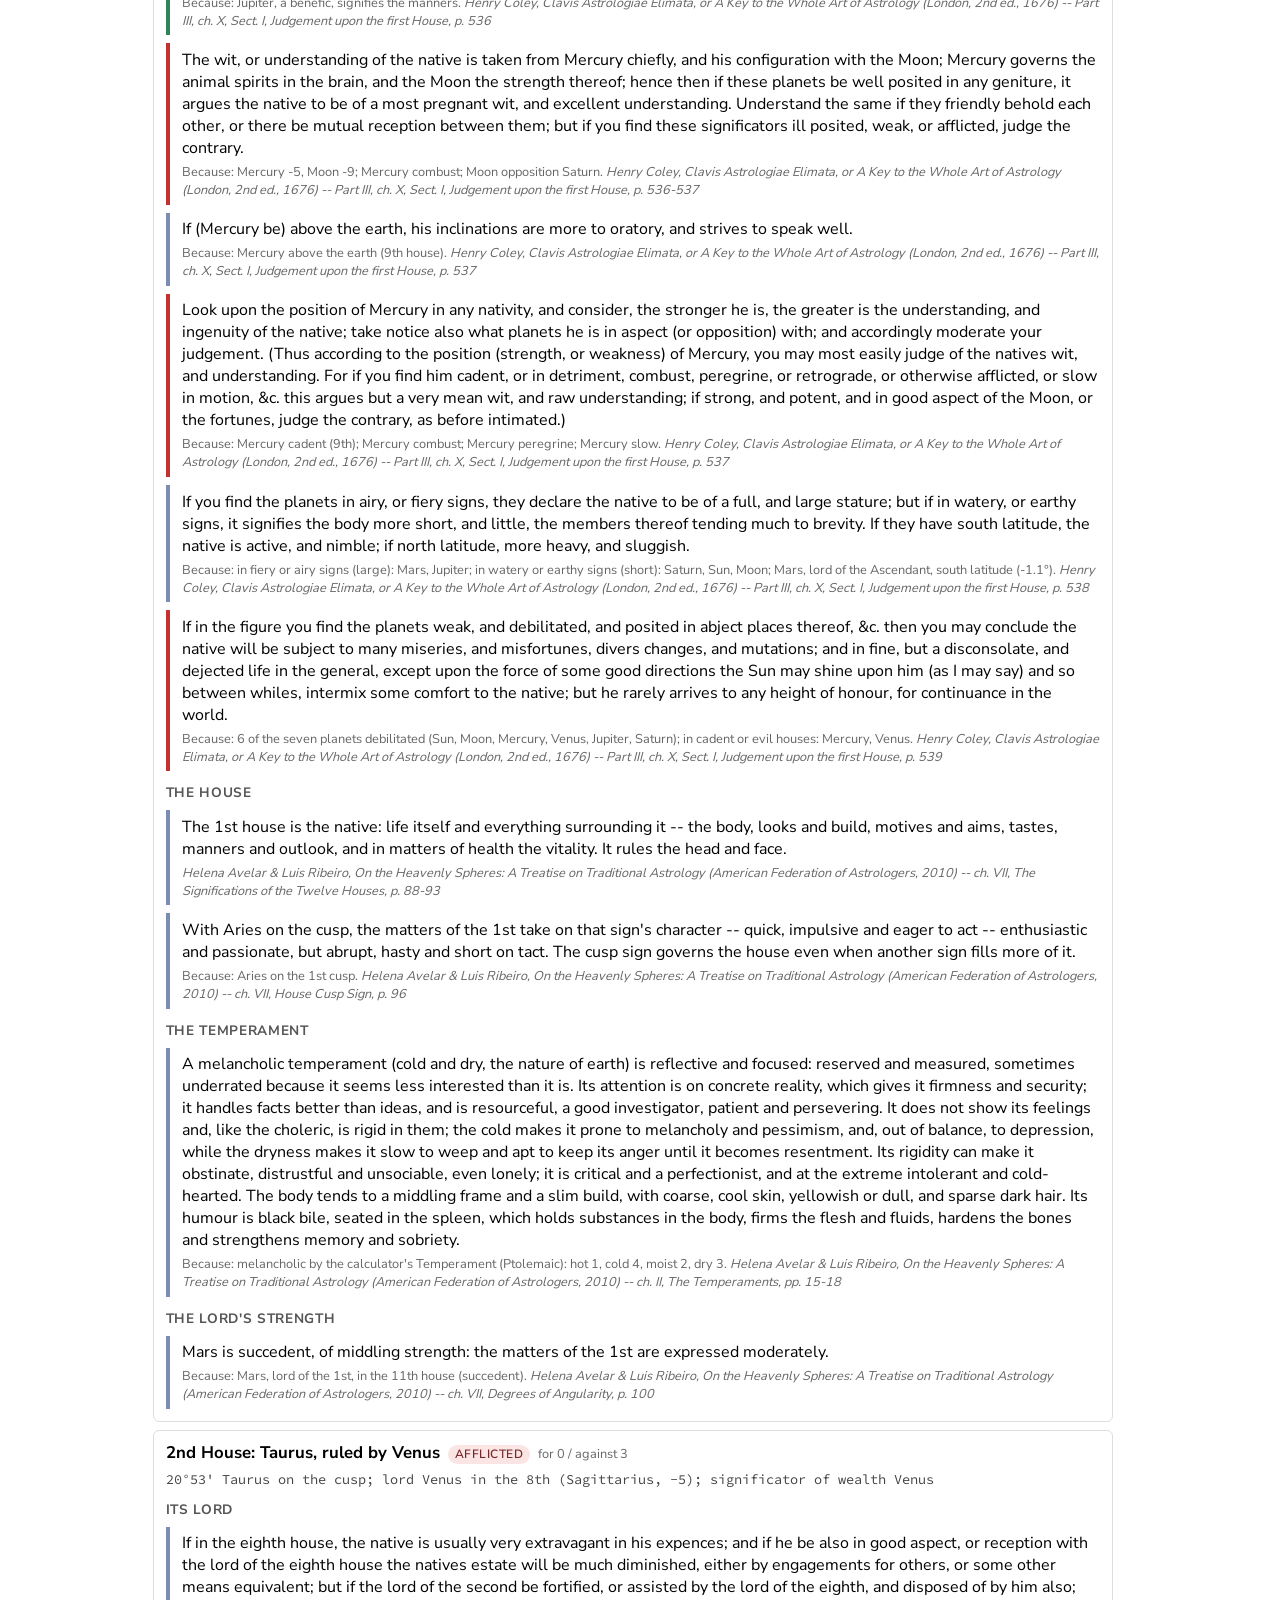
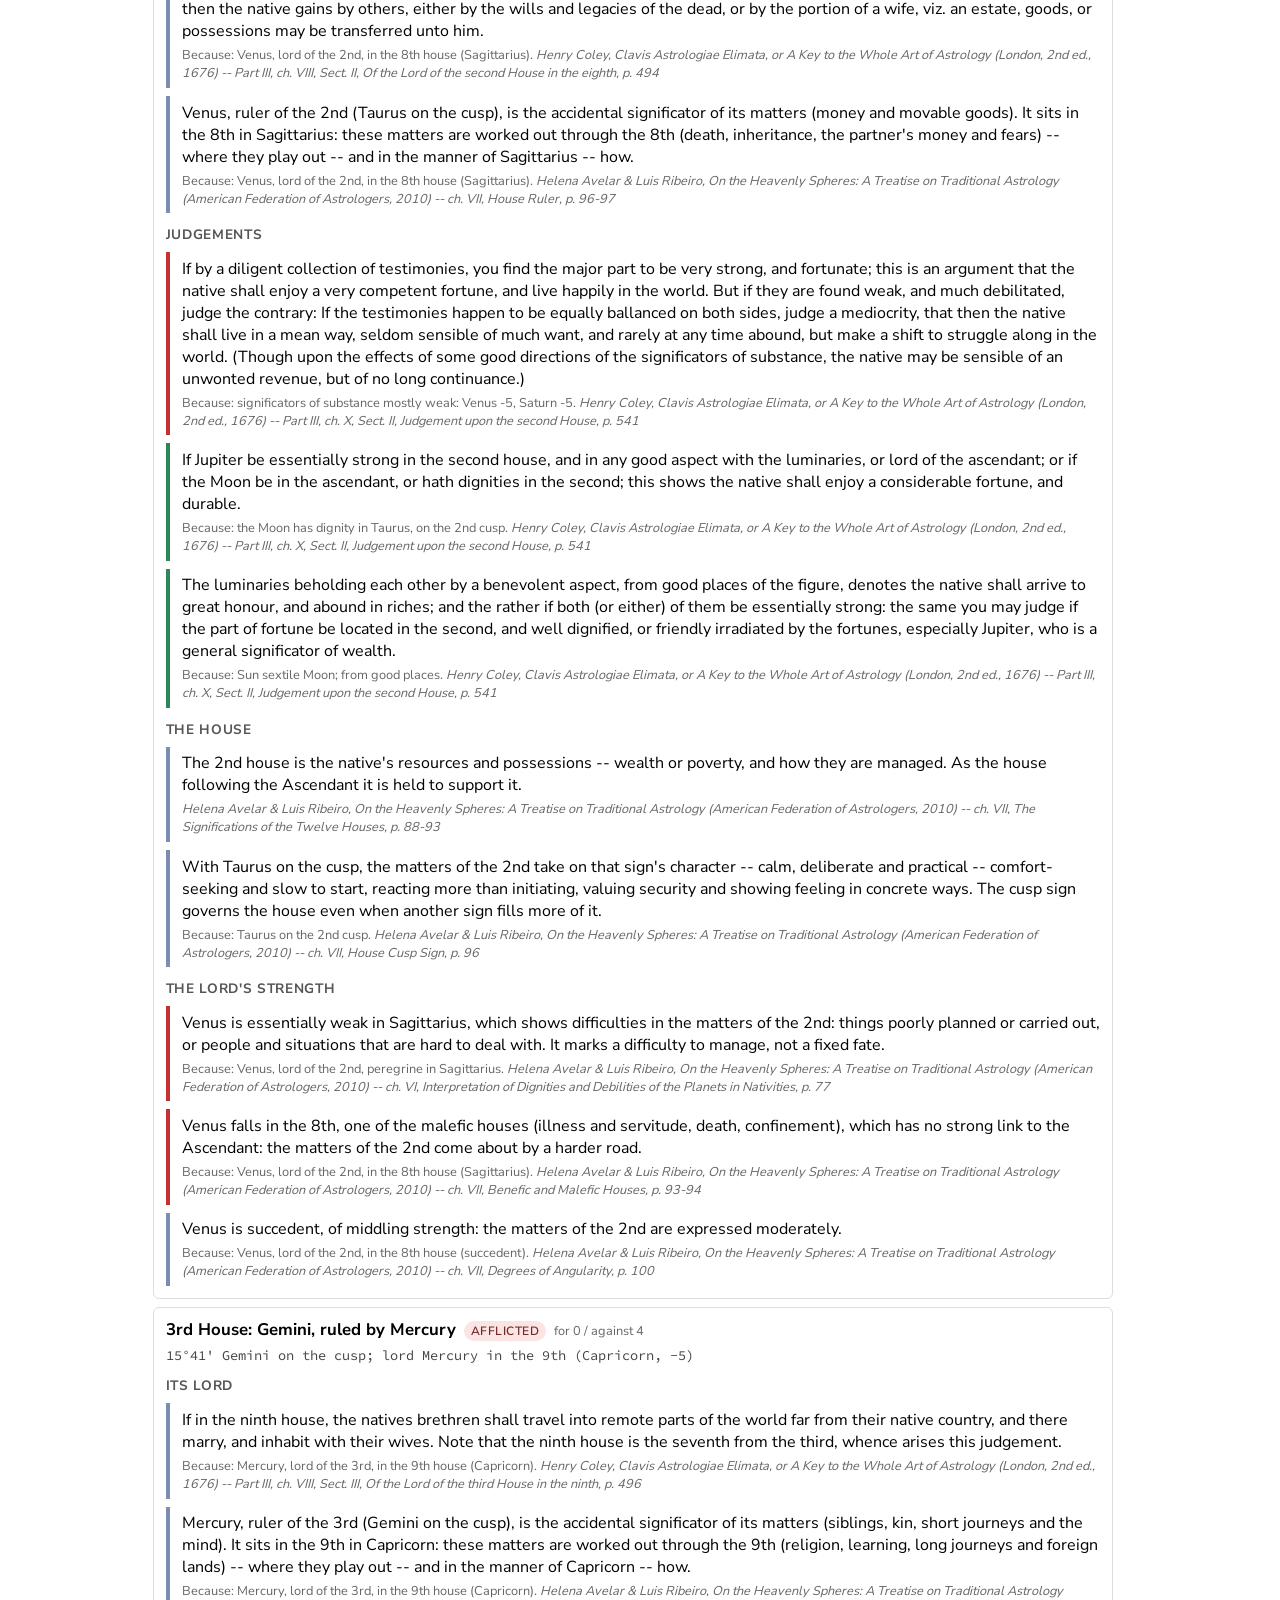
<file: interpret/index.html>
<!DOCTYPE html><html lang="en"><head><meta charset="utf-8"><meta name="viewport" content="width=device-width, initial-scale=1"><meta name="generator" content="Astro v7.1.6"><link rel="icon" type="image/svg+xml" href="/icons/icon.svg"><link rel="icon" type="image/png" sizes="192x192" href="/icons/icon-192.png"><link rel="apple-touch-icon" href="/icons/apple-touch-icon.png"><link rel="manifest" href="/manifest.webmanifest"><meta name="theme-color" content="#1e293b"><script>
	try {
		var t = localStorage.getItem('astro-app:theme');
		var dark = t === 'dark' || (t !== 'light' && window.matchMedia('(prefers-color-scheme: dark)').matches);
		document.documentElement.dataset.theme = dark ? 'dark' : 'light';
	} catch (e) {}
</script><title>Interpretations</title><link rel="stylesheet" href="/_astro/interpret.Cy7Zyv8K.css"><link rel="stylesheet" href="/_astro/AppUpdates.CD6OBEKb.css"></head><body><header class="site-header"><h1>Interpretations</h1><nav class="app-nav"><a href="/">Apotelesmatics Calculator</a><a href="/interpret/" aria-current="page">Interpretations</a><a href="/calendar/">Natal &amp; Transit Calendar</a><a href="/eclipses/">Eclipses</a><a href="/astrolabe/">Astrolabe</a><a href="/models/">Celestial Mechanics</a><a href="/cycles/">Deferent Circle and Epicycles</a><a href="/about/">About</a></nav><script type="module">for(let e of document.querySelectorAll(`.app-nav`)){let t=e.querySelector(`[aria-current="page"]`);t&&e.scrollWidth>e.clientWidth&&(e.scrollLeft=t.offsetLeft-e.offsetLeft-16)}</script></header><script type="module" src="/_astro/SiteHeader.astro_astro_type_script_index_0_lang.Cd1IFCp_.js"></script><div class="interpreter-app" data-astro-cid-t7ojogri><p class="attribution" data-astro-cid-t7ojogri>Delineations are drawn by rule from the traditional texts: each statement shows the chart facts that triggered it and the passage it comes from. Paraphrases are our own wording; read them alongside the source.</p><form id="interpret-form" data-astro-cid-t7ojogri><div class="field" data-astro-cid-t7ojogri><label for="chart-source" data-astro-cid-t7ojogri>Chart</label><select id="chart-source" data-astro-cid-t7ojogri></select></div><div class="field" data-astro-cid-t7ojogri><label for="interpretation-type" data-astro-cid-t7ojogri>Read as</label><select id="interpretation-type" data-astro-cid-t7ojogri></select></div><div class="field" id="profection-date-field" hidden data-astro-cid-t7ojogri><label for="profection-date" id="profection-date-label" data-astro-cid-t7ojogri>Year as of</label><input type="date" id="profection-date" data-astro-cid-t7ojogri></div><div class="field" id="return-year-field" hidden data-astro-cid-t7ojogri><label for="return-date" data-astro-cid-t7ojogri>Return in force on</label><input type="date" id="return-date" data-astro-cid-t7ojogri><label for="return-quarter" data-astro-cid-t7ojogri>Quarter</label><select id="return-quarter" data-astro-cid-t7ojogri><option value="auto" selected data-astro-cid-t7ojogri>By the rule (fixed: Q1; mutable: Q1, Q3; cardinal: all)</option><option value="0" data-astro-cid-t7ojogri>Q1 (0&deg;)</option><option value="1" data-astro-cid-t7ojogri>Q2 (90&deg;)</option><option value="2" data-astro-cid-t7ojogri>Q3 (180&deg;)</option><option value="3" data-astro-cid-t7ojogri>Q4 (270&deg;)</option></select><p id="return-note" class="return-note" data-astro-cid-t7ojogri></p></div><div class="field" data-astro-cid-t7ojogri><label for="triplicity-scheme" data-astro-cid-t7ojogri>Triplicities</label><select id="triplicity-scheme" data-astro-cid-t7ojogri><option value="ptolemaic" selected data-astro-cid-t7ojogri>Ptolemaic (Lilly)</option><option value="dorothean" data-astro-cid-t7ojogri>Dorothean</option></select></div><div class="field" data-astro-cid-t7ojogri><label for="lord-method" data-astro-cid-t7ojogri>Lord of the Geniture</label><select id="lord-method" data-astro-cid-t7ojogri><option value="" selected data-astro-cid-t7ojogri>As on the calculator page</option><option value="ibn-ezra" data-astro-cid-t7ojogri>Ibn Ezra (almuten of the hylegiacal places)</option><option value="lilly" data-astro-cid-t7ojogri>Lilly (most dignified, best placed)</option></select></div><div class="field" data-astro-cid-t7ojogri><label for="house-lords-almuten" data-astro-cid-t7ojogri><input type="checkbox" id="house-lords-almuten" data-astro-cid-t7ojogri>House lords by almuten (not domicile ruler)</label></div><div class="field" data-astro-cid-t7ojogri><label for="source-filter" data-astro-cid-t7ojogri>Sources</label><select id="source-filter" data-astro-cid-t7ojogri></select></div><div class="field" data-astro-cid-t7ojogri><label for="topic-filter" data-astro-cid-t7ojogri>Topics</label><select id="topic-filter" data-astro-cid-t7ojogri></select></div><button type="button" id="print-btn" data-astro-cid-t7ojogri>Print / Save PDF</button></form><p id="chart-caption" class="status" aria-live="polite" data-astro-cid-t7ojogri></p><p id="print-filters" class="status" data-astro-cid-t7ojogri></p><div id="report-mount" data-astro-cid-t7ojogri></div></div><script type="module" src="/_astro/InterpreterApp.astro_astro_type_script_index_0_lang.Bxj_gPwp.js"></script><div id="app-updates-bar" class="app-updates-bar" hidden data-astro-cid-t7mwtut6><span id="app-updates-message" data-astro-cid-t7mwtut6></span><button type="button" id="app-updates-action" data-astro-cid-t7mwtut6></button><button type="button" id="app-updates-dismiss" aria-label="Dismiss" data-astro-cid-t7mwtut6>&times;</button></div><script type="module" src="/_astro/AppUpdates.astro_astro_type_script_index_0_lang.Cph-8tTa.js"></script></body></html>
</file>
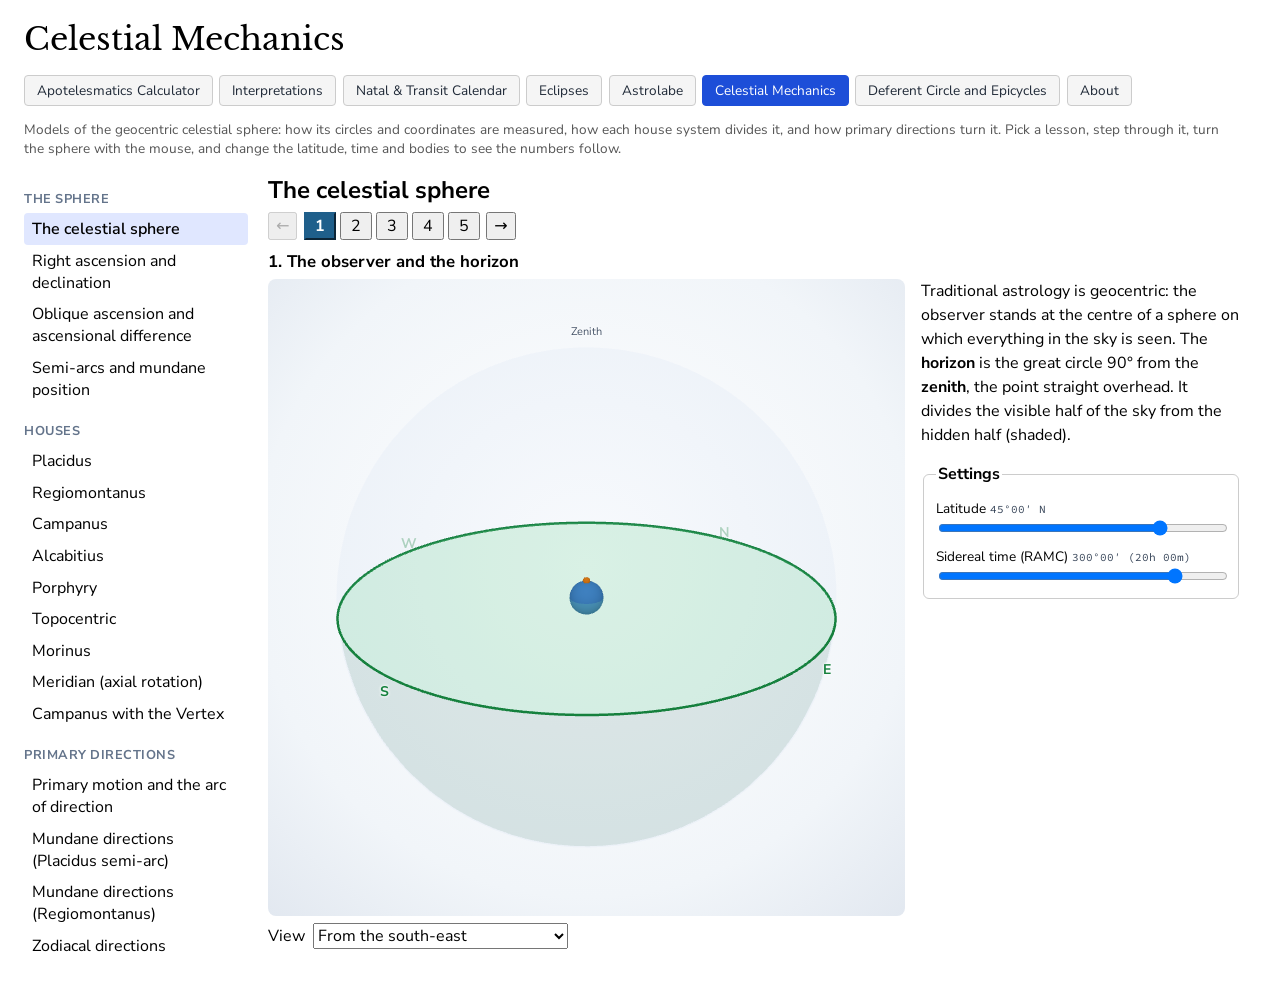
<file: models/index.html>
<!DOCTYPE html><html lang="en"><head><meta charset="utf-8"><meta name="viewport" content="width=device-width, initial-scale=1"><meta name="generator" content="Astro v7.1.6"><link rel="icon" type="image/svg+xml" href="/icons/icon.svg"><link rel="icon" type="image/png" sizes="192x192" href="/icons/icon-192.png"><link rel="apple-touch-icon" href="/icons/apple-touch-icon.png"><link rel="manifest" href="/manifest.webmanifest"><meta name="theme-color" content="#1e293b"><script>
	try {
		var t = localStorage.getItem('astro-app:theme');
		var dark = t === 'dark' || (t !== 'light' && window.matchMedia('(prefers-color-scheme: dark)').matches);
		document.documentElement.dataset.theme = dark ? 'dark' : 'light';
	} catch (e) {}
</script><title>Celestial Mechanics</title><style>@font-face{font-family:Astronomicon;src:url(/fonts/Astronomicon.ttf)format("truetype");font-display:swap}.models-app[data-astro-cid-nf42hzds]{max-width:80rem;margin:0 auto;padding:0 1rem 2rem}.attribution[data-astro-cid-nf42hzds]{color:var(--lightningcss-light,#555)var(--lightningcss-dark,#9c9c9c);font-size:.85rem}.models-layout[data-astro-cid-nf42hzds]{grid-template-columns:14rem minmax(0,1fr);gap:1.25rem;margin-top:1rem;display:grid}.lesson-list[data-astro-cid-nf42hzds] h3{text-transform:uppercase;letter-spacing:.04em;color:var(--lightningcss-light,#64748b)var(--lightningcss-dark,#7989a1);margin:1rem 0 .35rem;font-size:.8rem}.lesson-list[data-astro-cid-nf42hzds] button{text-align:left;cursor:pointer;width:100%;font:inherit;color:inherit;background:0 0;border:none;border-radius:4px;padding:.3rem .5rem;display:block}.lesson-list[data-astro-cid-nf42hzds] button[aria-current=true]{background:var(--lightningcss-light,#e0e7ff)var(--lightningcss-dark,#1f2331);font-weight:600}.lesson-list[data-astro-cid-nf42hzds] button:hover{background:var(--lightningcss-light,#f1f5f9)var(--lightningcss-dark,#181a1c)}.lesson[data-astro-cid-nf42hzds] h2[data-astro-cid-nf42hzds]{margin:0 0 .4rem}.step-nav[data-astro-cid-nf42hzds]{flex-wrap:wrap;align-items:center;gap:.4rem;display:flex}#step-tabs[data-astro-cid-nf42hzds]{flex-wrap:wrap;gap:.25rem;display:flex}#step-tabs[data-astro-cid-nf42hzds] button{min-width:2rem}#step-tabs[data-astro-cid-nf42hzds] button[aria-selected=true]{color:#fff;border-color:var(--lightningcss-light,#1f5f8b)var(--lightningcss-dark,#619fcf);background:#1f5f8b;font-weight:700}#step-title[data-astro-cid-nf42hzds]{margin:.6rem 0 .4rem;font-size:1.05rem}.lesson-body[data-astro-cid-nf42hzds]{grid-template-columns:minmax(0,1fr) 20rem;align-items:start;gap:1rem;display:grid}.lesson-body[data-astro-cid-nf42hzds] .sphere-host{width:100%}.view-row[data-astro-cid-nf42hzds]{flex-wrap:wrap;align-items:center;gap:.5rem;margin-top:.4rem;display:flex}.step-text[data-astro-cid-nf42hzds]{line-height:1.5}.step-text[data-astro-cid-nf42hzds] p{margin-top:0}#model-readouts[data-astro-cid-nf42hzds]{margin:.5rem 0;font-size:.9rem}#model-readouts[data-astro-cid-nf42hzds] dt{margin-top:.3rem;font-weight:600}#model-readouts[data-astro-cid-nf42hzds] dd{font-family:var(--font-mono);margin:0;font-size:.8125em}fieldset[data-astro-cid-nf42hzds]{border:1px solid var(--lightningcss-light,#ccc)var(--lightningcss-dark,#3b3b3b);border-radius:6px;padding:.5rem .75rem}legend[data-astro-cid-nf42hzds]{font-weight:700}.slider[data-astro-cid-nf42hzds] label[data-astro-cid-nf42hzds]{margin-top:.35rem;font-size:.85rem;display:block}.slider[data-astro-cid-nf42hzds] input[data-astro-cid-nf42hzds]{width:100%}.slider[data-astro-cid-nf42hzds] output[data-astro-cid-nf42hzds]{font-family:var(--font-mono);color:var(--lightningcss-light,#334155)var(--lightningcss-dark,#9bacc4);font-size:.8125em}@media (width<=60rem){.models-layout[data-astro-cid-nf42hzds],.lesson-body[data-astro-cid-nf42hzds]{grid-template-columns:1fr}}
</style><link rel="stylesheet" href="/_astro/AppUpdates.CD6OBEKb.css"><style>.sphere-host{aspect-ratio:1;touch-action:none;background:radial-gradient(circle at 50% 45%,var(--lightningcss-light,#fff)var(--lightningcss-dark,#121212) 0%,var(--lightningcss-light,#f1f5f9)var(--lightningcss-dark,#181a1c) 70%,var(--lightningcss-light,#e2e8f0)var(--lightningcss-dark,#212429) 100%);border-radius:8px;width:min(95vw,750px);position:relative}.sphere-host .sphere-canvas,.sphere-host .sphere-labels{width:100%;height:100%;position:absolute;inset:0}.sphere-host .sphere-labels{cursor:grab}.sphere-label{font:12px/1 var(--font-sans);color:var(--lightningcss-light,#1f2937)var(--lightningcss-dark,#b1bed0);white-space:nowrap;pointer-events:auto;user-select:none;text-shadow:0 0 3px var(--lightningcss-light,#fff)var(--lightningcss-dark,#121212),0 0 3px var(--lightningcss-light,#fff)var(--lightningcss-dark,#121212);transition:opacity .15s}.sphere-cardinal{color:var(--lightningcss-light,#15803d)var(--lightningcss-dark,#43a45f);font-size:14px;font-weight:700}.sphere-small{color:var(--lightningcss-light,#475569)var(--lightningcss-dark,#8e9eb4);font-size:11px}.sphere-angle{color:var(--lightningcss-light,#b91c1c)var(--lightningcss-dark,#ef564b);font-weight:700}.sphere-house{color:var(--lightningcss-light,#6b7280)var(--lightningcss-dark,#828997);font-size:11px}.sphere-sign,.sphere-planet{font-family:Astronomicon,sans-serif;font-size:19px}.sphere-sign-fire{color:var(--lightningcss-light,#dc2626)var(--lightningcss-dark,#e93632)}.sphere-sign-earth{color:var(--lightningcss-light,#16a34a)var(--lightningcss-dark,#069340)}.sphere-sign-air{color:var(--lightningcss-light,#2563eb)var(--lightningcss-dark,#4782fd)}.sphere-sign-water{color:var(--lightningcss-light,#9333ea)var(--lightningcss-dark,#a553fc)}.sphere-emphasis{color:var(--lightningcss-light,#0f172a)var(--lightningcss-dark,#bfcbe6);background:var(--lightningcss-light,#ffffffd9)var(--lightningcss-dark,#121212d9);border-radius:3px;padding:1px 4px;font-size:13px;font-weight:700}.sphere-star{color:var(--lightningcss-light,#92400e)var(--lightningcss-dark,#d57d51);font-size:11px}.sphere-star-point{cursor:default;background:#b45309;border-radius:50%;display:block;box-shadow:0 0 0 4px #0000}.sphere-star-point.mag-0{width:7px;height:7px}.sphere-star-point.mag-1{width:5.5px;height:5.5px}.sphere-star-point.mag-2{width:4.5px;height:4.5px}.sphere-star-point.mag-3{width:3.5px;height:3.5px}.sphere-star-point:after{content:attr(data-name);font:11px/1 var(--font-sans);color:var(--lightningcss-light,#7c2d12)var(--lightningcss-dark,#e2896d);white-space:nowrap;text-shadow:0 0 3px var(--lightningcss-light,#fff)var(--lightningcss-dark,#121212),0 0 3px var(--lightningcss-light,#fff)var(--lightningcss-dark,#121212);opacity:0;pointer-events:none;position:absolute;top:-6px;left:9px}.sphere-star-point:hover:after{opacity:1}
</style></head><body><header class="site-header"><h1>Celestial Mechanics</h1><nav class="app-nav"><a href="/">Apotelesmatics Calculator</a><a href="/interpret/">Interpretations</a><a href="/calendar/">Natal &amp; Transit Calendar</a><a href="/eclipses/">Eclipses</a><a href="/astrolabe/">Astrolabe</a><a href="/models/" aria-current="page">Celestial Mechanics</a><a href="/cycles/">Deferent Circle and Epicycles</a><a href="/about/">About</a></nav><script type="module">for(let e of document.querySelectorAll(`.app-nav`)){let t=e.querySelector(`[aria-current="page"]`);t&&e.scrollWidth>e.clientWidth&&(e.scrollLeft=t.offsetLeft-e.offsetLeft-16)}</script></header><script type="module" src="/_astro/SiteHeader.astro_astro_type_script_index_0_lang.Cd1IFCp_.js"></script><div class="models-app" data-astro-cid-nf42hzds><p class="attribution" data-astro-cid-nf42hzds>Models of the geocentric celestial sphere: how its circles and coordinates are measured, how each house system divides it, and how primary directions turn it. Pick a lesson, step through it, turn the sphere with the mouse, and change the latitude, time and bodies to see the numbers follow.</p><div class="models-layout" data-astro-cid-nf42hzds><aside class="lesson-list" aria-label="Lessons" data-astro-cid-nf42hzds></aside><section class="lesson" data-astro-cid-nf42hzds><h2 id="lesson-title" data-astro-cid-nf42hzds></h2><div class="step-nav" data-astro-cid-nf42hzds><button type="button" id="step-prev" aria-label="Previous step" data-astro-cid-nf42hzds>&larr;</button><div id="step-tabs" role="tablist" data-astro-cid-nf42hzds></div><button type="button" id="step-next" aria-label="Next step" data-astro-cid-nf42hzds>&rarr;</button></div><h3 id="step-title" data-astro-cid-nf42hzds></h3><div class="lesson-body" data-astro-cid-nf42hzds><div data-astro-cid-nf42hzds><div id="model-mount" class="sphere-host" aria-label="3D model of the celestial sphere: drag to turn, scroll to zoom" data-astro-cid-nf42hzds></div><div class="field view-row" data-astro-cid-nf42hzds><label for="model-view" data-astro-cid-nf42hzds>View</label><select id="model-view" data-astro-cid-nf42hzds></select><button type="button" id="play-btn" hidden data-astro-cid-nf42hzds>Play</button><button type="button" id="reset-btn" hidden data-astro-cid-nf42hzds>Reset</button></div></div><div class="side" data-astro-cid-nf42hzds><div id="step-text" class="step-text" data-astro-cid-nf42hzds></div><dl id="model-readouts" data-astro-cid-nf42hzds></dl><fieldset id="model-controls" data-astro-cid-nf42hzds><legend data-astro-cid-nf42hzds>Settings</legend><div class="slider" data-control="latitude" data-astro-cid-nf42hzds><label for="ctl-latitude" data-astro-cid-nf42hzds>Latitude <output id="out-latitude" data-astro-cid-nf42hzds></output></label><input type="range" id="ctl-latitude" min="-80" max="80" step="0.5" data-astro-cid-nf42hzds></div><div class="slider" data-control="ramc" data-astro-cid-nf42hzds><label for="ctl-ramc" data-astro-cid-nf42hzds>Sidereal time (RAMC) <output id="out-ramc" data-astro-cid-nf42hzds></output></label><input type="range" id="ctl-ramc" min="0" max="359.5" step="0.5" data-astro-cid-nf42hzds></div><div class="slider" data-control="body" data-astro-cid-nf42hzds><label for="ctl-body-lon" data-astro-cid-nf42hzds><span class="body-name" data-astro-cid-nf42hzds>Body</span> longitude <output id="out-body-lon" data-astro-cid-nf42hzds></output></label><input type="range" id="ctl-body-lon" min="0" max="359.5" step="0.5" data-astro-cid-nf42hzds><label for="ctl-body-lat" data-astro-cid-nf42hzds><span class="body-name" data-astro-cid-nf42hzds>Body</span> latitude <output id="out-body-lat" data-astro-cid-nf42hzds></output></label><input type="range" id="ctl-body-lat" min="-10" max="10" step="0.5" data-astro-cid-nf42hzds></div><div class="slider" data-control="promissor" data-astro-cid-nf42hzds><label for="ctl-pro-lon" data-astro-cid-nf42hzds>Promissor longitude <output id="out-pro-lon" data-astro-cid-nf42hzds></output></label><input type="range" id="ctl-pro-lon" min="0" max="359.5" step="0.5" data-astro-cid-nf42hzds><label for="ctl-pro-lat" data-astro-cid-nf42hzds>Promissor latitude <output id="out-pro-lat" data-astro-cid-nf42hzds></output></label><input type="range" id="ctl-pro-lat" min="-10" max="10" step="0.5" data-astro-cid-nf42hzds></div></fieldset></div></div></section></div></div><script type="module" src="/_astro/ModelsApp.astro_astro_type_script_index_0_lang.B4OzUfKA.js"></script><div id="app-updates-bar" class="app-updates-bar" hidden data-astro-cid-t7mwtut6><span id="app-updates-message" data-astro-cid-t7mwtut6></span><button type="button" id="app-updates-action" data-astro-cid-t7mwtut6></button><button type="button" id="app-updates-dismiss" aria-label="Dismiss" data-astro-cid-t7mwtut6>&times;</button></div><script type="module" src="/_astro/AppUpdates.astro_astro_type_script_index_0_lang.Cph-8tTa.js"></script></body></html>
</file>
<file: _astro/index.DujDGLw1.css>
.app-settings[data-astro-cid-bgik3wfe]{border:1px solid var(--lightningcss-light,#ccc)var(--lightningcss-dark,#3b3b3b);border-radius:6px;max-width:40rem;margin:1rem 0;padding:.6rem .8rem}.app-settings[data-astro-cid-bgik3wfe] h3[data-astro-cid-bgik3wfe]{margin:0 0 .4rem;font-size:1rem}.app-settings-line[data-astro-cid-bgik3wfe]{flex-wrap:wrap;align-items:baseline;gap:.5rem;margin:0 0 .4rem;font-size:.9rem;display:flex}.app-badge[data-astro-cid-bgik3wfe]{white-space:nowrap;border-radius:999px;flex:none;padding:.1rem .5rem;font-size:.75rem;font-weight:600}.app-badge-ok[data-astro-cid-bgik3wfe]{color:var(--lightningcss-light,#166534)var(--lightningcss-dark,#66af7a);background:var(--lightningcss-light,#dcfce7)var(--lightningcss-dark,#0c2014)}.app-badge-ready[data-astro-cid-bgik3wfe]{color:var(--lightningcss-light,#1e40af)var(--lightningcss-dark,#749cfc);background:var(--lightningcss-light,#dbeafe)var(--lightningcss-dark,#1b242f)}.app-badge-manual[data-astro-cid-bgik3wfe]{color:var(--lightningcss-light,#92400e)var(--lightningcss-dark,#d57d51);background:var(--lightningcss-light,#fef3c7)var(--lightningcss-dark,#211b01)}.app-badge-no[data-astro-cid-bgik3wfe]{color:var(--lightningcss-light,#991b1b)var(--lightningcss-dark,#f06f64);background:var(--lightningcss-light,#fee2e2)var(--lightningcss-dark,#2d1d1d)}.app-settings-buttons[data-astro-cid-bgik3wfe]{flex-wrap:wrap;gap:.5rem;margin-top:.5rem;display:flex}.app-settings-help[data-astro-cid-bgik3wfe]{color:var(--lightningcss-light,#555)var(--lightningcss-dark,#9c9c9c);margin:.4rem 0 0;font-size:.8rem}.app-settings-help[data-astro-cid-bgik3wfe]:empty{display:none}@media print{.app-settings[data-astro-cid-bgik3wfe]{display:none}}:root{--screens-bar-h:58px;--screens-accent:#1d4ed8}#chart-header{cursor:pointer;font:inherit;color:inherit;text-align:center;background:0 0;border:0;flex-direction:column;align-items:center;gap:.1rem;padding:.25rem .5rem;display:flex}#chart-header-name{font-family:var(--font-title);font-size:1.15rem}#chart-header-detail{color:var(--lightningcss-light,#555)var(--lightningcss-dark,#9c9c9c);font-size:.85rem}#chart-header-note{color:var(--lightningcss-light,#333)var(--lightningcss-dark,#b4b4b4);max-width:40rem;font-size:.95rem;font-style:italic}.chart-list li.chart-list-folder{background:var(--lightningcss-light,#f3f4f6)var(--lightningcss-dark,#191a1b);padding:0}.chart-list-folder button{width:100%;font:inherit;text-align:left;cursor:pointer;background:0 0;border:0;padding:.45rem .6rem;font-weight:700}.chart-list li:has(.chart-list-note){flex-wrap:wrap}.chart-list .chart-list-note{color:var(--lightningcss-light,#444)var(--lightningcss-dark,#a8a8a8);white-space:normal;flex:1 0 100%;order:1;font-size:.85rem;font-style:italic}#now-panel,#natal-panel{width:100%;max-width:750px}.now-live{flex-wrap:wrap;align-items:center;gap:.5rem;margin-bottom:.5rem;display:flex}.now-live[hidden]{display:none}.now-live .status{flex:auto}.now-live-dot{vertical-align:.05rem;background:#16a34a;border-radius:50%;width:.55rem;height:.55rem;margin-right:.35rem;display:inline-block}.now-live-dot.paused{background:#9ca3af}.now-cards{grid-template-columns:1fr 1fr;gap:.6rem;display:grid}.now-card{background:var(--lightningcss-light,#fafafa)var(--lightningcss-dark,#151515);border:1px solid var(--lightningcss-light,#ddd)var(--lightningcss-dark,#2c2c2c);border-radius:10px;padding:.6rem .75rem}.long-press{cursor:pointer;user-select:none;-webkit-touch-callout:none;touch-action:manipulation;transition:background-color .3s}.long-press.pressing{background:var(--lightningcss-light,#e0e7ff)var(--lightningcss-dark,#1f2331)}.now-card-wide{grid-column:1/-1}.now-card-title{text-transform:uppercase;letter-spacing:.04em;color:var(--lightningcss-light,#6b7280)var(--lightningcss-dark,#828997);font-size:.75rem}.now-card-value{margin-top:.15rem;font-size:1.15rem;font-weight:600}.now-card-link{color:var(--screens-accent,var(--lightningcss-light,#1d4ed8)var(--lightningcss-dark,#5f8ffb));font:inherit;cursor:pointer;background:0 0;border:0;font-size:.85rem;text-decoration:underline;display:block;min-height:0!important;margin:.35rem 0 0!important;padding:0!important}.now-card-detail{color:var(--lightningcss-light,#444)var(--lightningcss-dark,#a8a8a8);margin-top:.15rem;font-size:.85rem}.moon-aspects{margin:.4rem 0 0;padding:0;font-size:.95rem;list-style:none}.moon-aspects li{border-top:1px solid var(--lightningcss-light,#eee)var(--lightningcss-dark,#1e1e1e);justify-content:space-between;gap:.75rem;padding:.3rem 0;display:flex}.moon-aspects li.now-applying{font-weight:600}.moon-aspects .now-when{color:var(--lightningcss-light,#555)var(--lightningcss-dark,#9c9c9c);white-space:nowrap;font-weight:400}#chart-entry,html:not([data-layout=phone]):not([data-layout=desk]) #settings-screen,html:not([data-layout=phone]):not([data-layout=desk]) #data-screen{display:contents}html:not([data-layout=phone]):not([data-layout=desk]) #tools-screen,html:not([data-layout=phone]):not([data-layout=desk]) #screens-bar,html:not([data-layout=phone]):not([data-layout=desk]) .screen-header{display:none}html[data-layout=phone] body{margin:0}html[data-layout=phone] .site-header{display:none}html[data-layout=phone].screen-is-open body{overflow:hidden}html[data-layout=phone] .natal-chart-app{padding:0 0 calc(var(--screens-bar-h) + env(safe-area-inset-bottom,0px) + .75rem);gap:.6rem}html[data-layout=phone] #chart-header{width:100%;padding:calc(env(safe-area-inset-top,0px) + 1.5rem) .75rem 0}html[data-layout=phone] #chart-row{gap:.75rem;width:100%}html[data-layout=phone] #chart-mount svg.natal-chart-wheel{width:100vw;max-width:100vw}html[data-layout=phone] #now-panel,html[data-layout=phone] #natal-panel,html[data-layout=phone] #current-lords-panel,html[data-layout=phone] #solar-return-lords-panel,html[data-layout=phone] #profection-lords-panel,html[data-layout=phone] #progressed-lunation-panel,html[data-layout=phone] #walk-panel,html[data-layout=phone] #outer-wheel-panel,html[data-layout=phone] .natal-chart-app>.warning{box-sizing:border-box;width:100%;padding:0 .75rem}html:is([data-layout=phone],[data-layout=desk]) .app-screen{display:none}html:is([data-layout=phone],[data-layout=desk]) .app-screen.screen-open{inset:0 0 calc(var(--screens-bar-h) + env(safe-area-inset-bottom,0px)) 0;z-index:50;overscroll-behavior:contain;box-sizing:border-box;background:var(--lightningcss-light,#fff)var(--lightningcss-dark,#121212);padding:0 .85rem 1.5rem;font-size:1rem;display:block;position:fixed;overflow-y:auto;width:auto!important;max-width:none!important;margin:0!important}html:is([data-layout=phone],[data-layout=desk]) .screen-header{z-index:2;padding:calc(env(safe-area-inset-top,0px) + .9rem) .6rem .4rem;background:var(--lightningcss-light,#fff)var(--lightningcss-dark,#121212);border-bottom:1px solid var(--lightningcss-light,#e5e7eb)var(--lightningcss-dark,#232426);align-items:center;gap:.5rem;margin:0 -.85rem .75rem;display:flex;position:sticky;top:0}html:is([data-layout=phone],[data-layout=desk]) .screen-back{white-space:nowrap;color:var(--screens-accent);cursor:pointer;background:0 0;border:0;flex:none;padding:.45rem .5rem;font-size:1.05rem}html:is([data-layout=phone],[data-layout=desk]) .screen-title{text-overflow:ellipsis;white-space:nowrap;font-size:1.05rem;font-weight:700;overflow:hidden}html:is([data-layout=phone],[data-layout=desk]) .app-screen>.screen-header+h2,html:is([data-layout=phone],[data-layout=desk]) .app-screen:not(#tools-screen)>.screen-header+h3,html[data-layout=phone] #positions-table td:nth-child(2) .label-name,html[data-layout=phone] #positions-table .speed-unit,html[data-layout=phone] #positions-table .speed-state{display:none}html[data-layout=phone] #positions-table,html[data-layout=phone] #aspects-table{font-size:.9rem}html[data-layout=phone] #positions-table th,html[data-layout=phone] #positions-table td{padding:.35rem .3rem}html:is([data-layout=phone],[data-layout=desk]) .app-screen #dignity-table th,html:is([data-layout=phone],[data-layout=desk]) .app-screen #dignity-table td{white-space:nowrap!important}html[data-layout=phone] #dignity-table td:first-child .label-name{display:none}html[data-layout=phone] #dignity-table{font-size:.9rem}html[data-layout=phone] #dignity-table th,html[data-layout=phone] #dignity-table td{padding:.35rem .4rem}.degree-kinds-row,html[data-layout=phone] #positions-table .degree-kinds-cell{display:none}html[data-layout=phone] #positions-table .degree-kinds-row{display:table-row}html[data-layout=phone] #positions-table tr.has-degree-kinds-row>td{border-bottom:none;padding-bottom:.1rem}html[data-layout=phone] #positions-table .degree-kinds-row>td{color:var(--lightningcss-light,#555)var(--lightningcss-dark,#9c9c9c);padding-top:0;padding-left:1.6rem;font-size:.8rem}.degree-kinds-row-label{font-weight:600}@media print{#positions-table .degree-kinds-cell:not([hidden]){display:table-cell!important}#positions-table .degree-kinds-row{display:none!important}}html[data-layout=phone] #positions-table .astro-glyph-font,html[data-layout=phone] #aspects-table .astro-glyph-font{font-size:1.15em}.chart-list li:has(.chart-edit){flex-wrap:wrap}.chart-list .chart-edit{box-sizing:border-box;background:var(--lightningcss-light,#fafafa)var(--lightningcss-dark,#151515);border:1px solid var(--lightningcss-light,#e5e7eb)var(--lightningcss-dark,#232426);border-radius:6px;flex-wrap:wrap;flex:1 0 100%;order:2;align-items:flex-end;gap:.5rem .75rem;min-width:0;margin-top:.4rem;padding:.6rem;display:flex}.chart-edit-field{color:var(--lightningcss-light,#444)var(--lightningcss-dark,#a8a8a8);flex-direction:column;gap:.15rem;font-size:.8rem;display:flex}.chart-edit-field input,.chart-edit-field select{font:inherit;font-size:.95rem}.chart-edit-place{flex:16rem;position:relative}.chart-edit-place .status{min-height:1em}.chart-edit-place-results{z-index:10;background:var(--lightningcss-light,#fff)var(--lightningcss-dark,#121212);border:1px solid var(--lightningcss-light,#ccc)var(--lightningcss-dark,#3b3b3b);border-radius:4px;max-height:220px;margin:0;padding:0;list-style:none;position:absolute;top:3.2rem;left:0;right:0;overflow-y:auto;box-shadow:0 2px 6px #00000026}.chart-edit-place-results li+li{border-top:1px solid var(--lightningcss-light,#eee)var(--lightningcss-dark,#1e1e1e)}.chart-edit-place-results button{text-align:left;width:100%;font:inherit;cursor:pointer;background:0 0;border:none;padding:.4rem .6rem;font-size:.9rem;display:block}.chart-edit-place-results button:hover,.chart-edit-place-results button:focus{background:var(--lightningcss-light,#f0f4ff)var(--lightningcss-dark,#171a20)}.chart-edit-coord{width:8rem}.chart-edit-actions{gap:.5rem;display:flex}.chart-edit .status{flex:1 0 100%;margin:0}html[data-layout=phone] .chart-edit-field{flex:100%}html[data-layout=phone] .chart-edit-field input,html[data-layout=phone] .chart-edit-field select{box-sizing:border-box;width:100%}html:is([data-layout=phone],[data-layout=desk]) .app-screen>.attribution{margin:.5rem 0 0}html[data-layout=phone] .chart-list li{flex-wrap:wrap;gap:.4rem .5rem;padding:.65rem .75rem}html[data-layout=phone] .chart-list .chart-list-label{white-space:normal;flex:60%;font-size:1rem;font-weight:600}html[data-layout=phone] .chart-list .chart-list-kind{flex:none;font-size:.85rem}html[data-layout=phone] .chart-list li button{flex:auto}.chart-list .chart-list-detail{display:none}html[data-layout=phone] .chart-list .chart-list-detail{color:var(--lightningcss-light,#555)var(--lightningcss-dark,#9c9c9c);flex:1 0 100%;order:1;margin-top:-.3rem;font-size:.85rem;display:block}html[data-layout=phone] .chart-list li button{order:2}html:is([data-layout=phone],[data-layout=desk]) #settings-screen form{flex-direction:column;align-items:stretch;gap:.6rem;display:flex}html:is([data-layout=phone],[data-layout=desk]) #settings-screen form>.field,html:is([data-layout=phone],[data-layout=desk]) #settings-screen form>button,html:is([data-layout=phone],[data-layout=desk]) #settings-screen #chart-entry>.field,html:is([data-layout=phone],[data-layout=desk]) #settings-screen #chart-entry>button,html:is([data-layout=phone],[data-layout=desk]) #settings-screen>.field{width:100%;margin-bottom:.4rem}html[data-layout=phone] label[for=chart-size],html[data-layout=phone] #chart-size{display:none}html[data-layout=phone] .app-screen input:not([type=checkbox]):not([type=radio]),html[data-layout=phone] .app-screen select,html[data-layout=phone] .app-screen button{max-width:100%;min-height:2.4rem;font-size:1rem}html:is([data-layout=phone],[data-layout=desk]) .app-screen .field{flex-wrap:wrap!important}html:is([data-layout=phone],[data-layout=desk]) .app-screen .field>label:not(.checkbox-label){flex:1 0 100%}html:is([data-layout=phone],[data-layout=desk]) .app-screen .field>select,html:is([data-layout=phone],[data-layout=desk]) .app-screen .field>input:not([type=checkbox]):not([type=radio]){flex:auto;min-width:0}html:is([data-layout=phone],[data-layout=desk]) .app-screen .field-row{justify-content:stretch;gap:.5rem}html:is([data-layout=phone],[data-layout=desk]) .app-screen .field-row>.field,html:is([data-layout=phone],[data-layout=desk]) .app-screen .field-row>button{flex:100%}#tools-list{margin:0 0 1rem;padding:0;list-style:none}.tools-list-item{text-align:left;cursor:pointer;background:var(--lightningcss-light,#fff)var(--lightningcss-dark,#121212);border:1px solid var(--lightningcss-light,#ddd)var(--lightningcss-dark,#2c2c2c);border-radius:10px;justify-content:space-between;align-items:center;width:100%;margin-bottom:.4rem;padding:.75rem .85rem;font-size:1rem;display:flex}.tools-list-item:after{content:"›";color:var(--lightningcss-light,#9ca3af)var(--lightningcss-dark,#5d636b);font-size:1.3rem}#tools-screen h3{text-transform:uppercase;letter-spacing:.05em;color:var(--lightningcss-light,#6b7280)var(--lightningcss-dark,#828997);margin:.5rem 0;font-size:.8rem}#tools-menus .control-group{border-bottom:1px solid var(--lightningcss-light,#eee)var(--lightningcss-dark,#1e1e1e)}#tools-menus .control-group summary{padding:.7rem 0}html:is([data-layout=phone],[data-layout=desk]) .app-screen table{width:100%;font-size:.92rem;display:table}html:is([data-layout=phone],[data-layout=desk]) .app-screen th,html:is([data-layout=phone],[data-layout=desk]) .app-screen td{padding:.35rem .4rem;white-space:normal!important}html[data-layout=phone] .app-screen table.cards-on-screens{border:0;display:block}html[data-layout=phone] table.cards-on-screens thead{display:none}html[data-layout=phone] table.cards-on-screens tbody{display:block}html[data-layout=phone] table.cards-on-screens tr{border:1px solid var(--lightningcss-light,#ddd)var(--lightningcss-dark,#2c2c2c);border-radius:10px;margin:0 0 .6rem;padding:.3rem 0;display:block}html[data-layout=phone] table.cards-on-screens td{text-align:right;border:0;padding:.25rem .75rem;display:block}html[data-layout=phone] table.cards-on-screens td:before{content:attr(data-label);float:left;color:var(--lightningcss-light,#555)var(--lightningcss-dark,#9c9c9c);text-align:left;max-width:45%;margin-right:1rem;font-weight:600}html[data-layout=phone] table.cards-on-screens td:after{content:"";clear:both;display:block}html[data-layout=phone] table.cards-on-screens td[data-wide]{text-align:left;display:block}html[data-layout=phone] table.cards-on-screens td[data-wide]:before,html[data-layout=phone] table.cards-on-screens td:not([data-label]):before{content:none}html[data-layout=phone] table.cards-on-screens td:empty{display:none}#screens-bar{z-index:60;height:var(--screens-bar-h);padding-bottom:env(safe-area-inset-bottom,0px);background:var(--lightningcss-light,#fff)var(--lightningcss-dark,#121212);border-top:1px solid var(--lightningcss-light,#ddd)var(--lightningcss-dark,#2c2c2c);display:flex;position:fixed;bottom:0;left:0;right:0;box-shadow:0 -2px 8px #0000000f}#screens-bar button{color:var(--lightningcss-light,#4b5563)var(--lightningcss-dark,#929dad);cursor:pointer;background:0 0;border:0;flex-direction:column;flex:1 1 0;justify-content:center;align-items:center;gap:.1rem;font-size:.78rem;display:flex;position:relative}#screens-bar button[aria-current=page]{color:var(--screens-accent);font-weight:700}.screens-bar-icon{font-size:1.3rem;line-height:1}.screens-bar-count:not(:empty){background:var(--screens-accent);color:#fff;border-radius:999px;min-width:1.1rem;padding:0 .25rem;font-size:.68rem;line-height:1.1rem;position:absolute;top:.3rem;left:calc(50% + .6rem)}html[data-layout=desk]{--drawer-w:min(760px, 52vw);--desk-bar-lift:3rem}html[data-layout=desk] .natal-chart-app{padding-bottom:calc(var(--screens-bar-h) + var(--desk-bar-lift) + 1.5rem)}html[data-layout=desk] .app-screen.screen-open{padding:0 1.25rem calc(var(--screens-bar-h) + var(--desk-bar-lift) + 1.5rem);border-left:1px solid var(--lightningcss-light,#ddd)var(--lightningcss-dark,#2c2c2c);box-shadow:-6px 0 18px #00000014;width:var(--drawer-w)!important;bottom:0!important;left:auto!important}html[data-layout=desk] .screen-header{margin:0 -1.25rem .75rem;padding:.6rem .9rem .5rem}html[data-layout=desk].screen-is-open .natal-chart-app{padding-right:calc(var(--drawer-w) + 1rem)}html[data-layout=desk] #chart-mount svg.natal-chart-wheel{width:min(var(--chart-size,750px), calc(100vw - 3rem))}html[data-layout=desk].screen-is-open #chart-mount svg.natal-chart-wheel{width:min(var(--chart-size,750px), calc(100vw - var(--drawer-w) - 4rem))}html[data-layout=desk] #chart-entry{background:var(--lightningcss-light,#fafafa)var(--lightningcss-dark,#151515);border:1px solid var(--lightningcss-light,#e5e7eb)var(--lightningcss-dark,#232426);border-radius:10px;flex-wrap:wrap;justify-content:center;align-items:flex-end;gap:.75rem 1rem;max-width:1100px;padding:.75rem 1rem;display:flex}html[data-layout=desk] #screens-bar{left:50%;right:auto;bottom:var(--desk-bar-lift);border:1px solid var(--lightningcss-light,#ddd)var(--lightningcss-dark,#2c2c2c);border-radius:12px;width:min(560px,100vw);transform:translate(-50%);box-shadow:0 4px 16px #0000001f}html[data-layout=desk] #screens-bar button{font-size:.85rem}@media print{#screens-bar,.screen-header,#tools-screen,#chart-header{display:none!important}html:is([data-layout=phone],[data-layout=desk]) .app-screen{display:block}}#election-search-panel{width:100%;max-width:60rem}#election-search-panel .es-box,#election-search-panel .es-set{border:1px solid var(--lightningcss-light,#ccc)var(--lightningcss-dark,#3b3b3b);border-radius:6px;margin:.75rem 0;padding:.5rem .75rem .75rem}#election-search-panel .es-row{flex-wrap:wrap;align-items:center;gap:.4rem .5rem;margin:.4rem 0;display:flex}#election-search-panel .location-search{position:relative}#election-search-panel .location-search ul{flex-basis:100%}#election-search-panel .es-set>legend{align-items:center;gap:.4rem;display:flex}#election-search-panel .es-set-name{min-width:12rem;font-weight:600}#election-search-panel .es-set-tools{justify-content:flex-end;gap:.4rem;margin-bottom:.25rem;display:flex}#election-search-panel .es-off{opacity:.55}#election-search-panel .es-group{border-left:3px solid #93c5fd;margin:.4rem 0;padding:.25rem 0 .25rem .6rem}#election-search-panel .es-group.es-root{border-left-color:var(--lightningcss-light,#1d4ed8)var(--lightningcss-dark,#5f8ffb)}#election-search-panel .es-group.es-negated{border-left-color:var(--lightningcss-light,#b91c1c)var(--lightningcss-dark,#ef564b)}#election-search-panel .es-group-head{flex-wrap:wrap;align-items:center;gap:.4rem;display:flex}#election-search-panel .es-children{flex-direction:column;gap:.3rem;margin-top:.3rem;display:flex}#election-search-panel .es-cond{background:var(--lightningcss-light,#f8fafc)var(--lightningcss-dark,#141617);border:1px solid var(--lightningcss-light,#e2e8f0)var(--lightningcss-dark,#212429);border-radius:4px;flex-wrap:wrap;align-items:center;gap:.3rem .4rem;padding:.3rem .4rem;display:flex}#election-search-panel .es-cond.es-negated{background:var(--lightningcss-light,#fef2f2)var(--lightningcss-dark,#1d1717);border-color:var(--lightningcss-light,#fecaca)var(--lightningcss-dark,#452626)}#election-search-panel .es-cond select{max-width:16rem}#election-search-panel .es-cond-tools{gap:.2rem;margin-left:auto;display:flex}#election-search-panel .es-params>span{flex-wrap:wrap;align-items:center;gap:.2rem;display:inline-flex}#election-search-panel .es-problem{color:var(--lightningcss-light,#b91c1c)var(--lightningcss-dark,#ef564b);font-size:.85rem}#election-search-panel .es-chips{flex-wrap:wrap;gap:.2rem;display:inline-flex}#election-search-panel .es-chip,#election-search-panel .es-not{cursor:pointer;background:var(--lightningcss-light,#fff)var(--lightningcss-dark,#121212);border:1px solid var(--lightningcss-light,#cbd5e1)var(--lightningcss-dark,#2e353c);border-radius:999px;padding:.15rem .45rem;font-size:.8rem}#election-search-panel .es-chip[aria-pressed=true]{color:#fff;border-color:var(--lightningcss-light,#1d4ed8)var(--lightningcss-dark,#5f8ffb);background:#1d4ed8}#election-search-panel .es-not[aria-pressed=true]{color:#fff;border-color:var(--lightningcss-light,#b91c1c)var(--lightningcss-dark,#ef564b);background:#b91c1c}#election-search-panel .es-small{padding:.2rem .5rem;font-size:.8rem}#election-search-panel .es-remove,#election-search-panel .es-danger{color:var(--lightningcss-light,#b91c1c)var(--lightningcss-dark,#ef564b)}#election-search-panel .es-primary{color:#fff;border:1px solid var(--lightningcss-light,#1d4ed8)var(--lightningcss-dark,#5f8ffb);background:#1d4ed8;border-radius:4px;padding:.45rem 1.2rem;font-weight:600}#election-search-panel .es-primary:disabled{opacity:.5}#election-search-panel progress{flex:1;min-width:8rem}#election-search-panel .es-tabs{flex-wrap:wrap;gap:.25rem;margin:.5rem 0;display:flex}#election-search-panel .es-tab{background:var(--lightningcss-light,#f5f5f5)var(--lightningcss-dark,#191919);border:1px solid var(--lightningcss-light,#ccc)var(--lightningcss-dark,#3b3b3b);border-radius:4px 4px 0 0;padding:.3rem .7rem}#election-search-panel .es-tab[aria-selected=true]{color:#fff;border-color:var(--lightningcss-light,#1d4ed8)var(--lightningcss-dark,#5f8ffb);background:#1d4ed8}#election-search-panel .es-table{border-collapse:collapse;width:100%;font-size:.9rem}#election-search-panel .es-table th,#election-search-panel .es-table td{text-align:left;border-bottom:1px solid var(--lightningcss-light,#e5e7eb)var(--lightningcss-dark,#232426);padding:.25rem .4rem}#election-search-panel .es-cast{gap:.25rem;display:inline-flex}#election-search-panel .es-num{width:5rem}#election-search-panel #es-place{flex:1;min-width:18rem}#election-search-panel .es-states{flex-direction:column;gap:.25rem;align-items:flex-start!important;display:flex!important}#election-search-panel .es-state-group{flex-wrap:wrap;align-items:center;gap:.3rem;display:flex!important}#election-search-panel .es-state-label{color:var(--lightningcss-light,#555)var(--lightningcss-dark,#9c9c9c);min-width:4.5rem;font-size:.8rem}#election-search-panel .es-params .hint{color:var(--lightningcss-light,#555)var(--lightningcss-dark,#9c9c9c);font-size:.8rem}#election-search-panel .es-also{flex-wrap:wrap;gap:.2rem;display:inline-flex}#election-search-panel .es-also-item{cursor:default}#election-search-panel .es-x{color:var(--lightningcss-light,#b91c1c)var(--lightningcss-dark,#ef564b);cursor:pointer;background:0 0;border:none;padding:0 .15rem}#election-search-panel button.es-section{cursor:pointer;text-align:left;background:0 0;border:none;padding:0;text-decoration:underline dotted}@font-face{font-family:Astronomicon;src:url(/fonts/Astronomicon.ttf)format("truetype");font-display:swap}.astro-glyph-font{font-family:Astronomicon,sans-serif}.natal-chart-app[data-astro-cid-cqwdj5rk]{font-family:var(--font-sans);flex-direction:column;align-items:center;gap:1.5rem;padding:1.5rem;display:flex}form[data-astro-cid-cqwdj5rk]{flex-wrap:wrap;justify-content:center;align-items:flex-end;gap:1rem;display:flex}.field[data-astro-cid-cqwdj5rk]{flex-direction:column;gap:.25rem;display:flex}.field-row[data-astro-cid-cqwdj5rk]{flex-wrap:wrap;justify-content:center;align-items:flex-end;gap:1rem;padding:.5rem 0 .75rem;display:flex}.control-group[data-astro-cid-cqwdj5rk]{width:100%;margin:.25rem 0}.control-group[data-astro-cid-cqwdj5rk] summary[data-astro-cid-cqwdj5rk]{cursor:pointer;padding:.4rem 0;font-weight:600}@media (width<=480px){form[data-astro-cid-cqwdj5rk],.field-row[data-astro-cid-cqwdj5rk]{justify-content:stretch}form[data-astro-cid-cqwdj5rk]>.field[data-astro-cid-cqwdj5rk],form[data-astro-cid-cqwdj5rk]>button[data-astro-cid-cqwdj5rk],#chart-entry[data-astro-cid-cqwdj5rk]>.field[data-astro-cid-cqwdj5rk],#chart-entry[data-astro-cid-cqwdj5rk]>button[data-astro-cid-cqwdj5rk],.field-row[data-astro-cid-cqwdj5rk]>.field[data-astro-cid-cqwdj5rk],.field-row[data-astro-cid-cqwdj5rk]>button[data-astro-cid-cqwdj5rk]{flex:100%}}[data-astro-cid-cqwdj5rk][hidden]{display:none!important}label[data-astro-cid-cqwdj5rk]{color:var(--lightningcss-light,#555)var(--lightningcss-dark,#9c9c9c);font-size:.8rem}.checkbox-label[data-astro-cid-cqwdj5rk]{align-items:center;gap:.3rem;display:inline-flex}input[data-astro-cid-cqwdj5rk],select[data-astro-cid-cqwdj5rk]{padding:.4rem .5rem;font-size:.95rem}button[data-astro-cid-cqwdj5rk]{cursor:pointer;padding:.5rem 1.25rem;font-size:.95rem}.warning[data-astro-cid-cqwdj5rk]{color:var(--lightningcss-light,#b45309)var(--lightningcss-dark,#cc692a);font-size:.9rem}.tz-label[data-astro-cid-cqwdj5rk]{color:var(--lightningcss-light,#555)var(--lightningcss-dark,#9c9c9c);font-size:.8rem}.toggle-btn[data-astro-cid-cqwdj5rk]{background:var(--lightningcss-light,#f5f5f5)var(--lightningcss-dark,#191919);border:1px solid var(--lightningcss-light,#ccc)var(--lightningcss-dark,#3b3b3b);border-radius:4px;padding:.4rem .6rem;font-size:.85rem}.toggle-btn[data-astro-cid-cqwdj5rk][aria-pressed=true]{color:#fff;border-color:var(--lightningcss-light,#1d4ed8)var(--lightningcss-dark,#5f8ffb);background:#1d4ed8}.toggle-btn[data-astro-cid-cqwdj5rk]:disabled{opacity:.5;cursor:not-allowed}.print-panel-btn{cursor:pointer;background:var(--lightningcss-light,#f5f5f5)var(--lightningcss-dark,#191919);border:1px solid var(--lightningcss-light,#ccc)var(--lightningcss-dark,#3b3b3b);border-radius:4px;margin:.5rem 0;padding:.3rem .6rem;font-size:.8rem;display:none}.natal-chart-app[data-astro-cid-cqwdj5rk].print-buttons-visible .print-panel-btn{display:inline-block}.print-panel-btn:disabled{opacity:.6;cursor:default}#print-sheet[data-astro-cid-cqwdj5rk]{display:none}.print-settings-summary{color:var(--lightningcss-light,#333)var(--lightningcss-dark,#b4b4b4);background:var(--lightningcss-light,#f9fafb)var(--lightningcss-dark,#151516);border:1px solid var(--lightningcss-light,#ddd)var(--lightningcss-dark,#2c2c2c);border-radius:4px;gap:.2rem;margin:0 0 1rem;padding:.6rem .85rem;font-size:.85rem;list-style:none;display:grid}.location-search[data-astro-cid-cqwdj5rk]{position:relative}#location-results[data-astro-cid-cqwdj5rk]{z-index:10;background:var(--lightningcss-light,#fff)var(--lightningcss-dark,#121212);border:1px solid var(--lightningcss-light,#ccc)var(--lightningcss-dark,#3b3b3b);border-radius:4px;max-height:220px;margin:.25rem 0 0;padding:0;list-style:none;position:absolute;top:100%;left:0;right:0;overflow-y:auto;box-shadow:0 2px 6px #00000026}#location-results[data-astro-cid-cqwdj5rk] li[data-astro-cid-cqwdj5rk]{border-bottom:1px solid var(--lightningcss-light,#eee)var(--lightningcss-dark,#1e1e1e)}#location-results[data-astro-cid-cqwdj5rk] li[data-astro-cid-cqwdj5rk]:last-child{border-bottom:none}#location-results[data-astro-cid-cqwdj5rk] button[data-astro-cid-cqwdj5rk]{text-align:left;cursor:pointer;background:0 0;border:none;width:100%;padding:.4rem .6rem;font-size:.9rem;display:block}#location-results[data-astro-cid-cqwdj5rk] button[data-astro-cid-cqwdj5rk]:hover,#location-results[data-astro-cid-cqwdj5rk] button[data-astro-cid-cqwdj5rk]:focus{background:var(--lightningcss-light,#f0f4ff)var(--lightningcss-dark,#171a20)}.status[data-astro-cid-cqwdj5rk]{color:var(--lightningcss-light,#666)var(--lightningcss-dark,#909090);min-height:1em;margin:.15rem 0 0;font-size:.75rem}.dignity-table-title[data-astro-cid-cqwdj5rk]{margin:1.25rem 0 .4rem;font-size:1rem}.dignity-table-wrap[data-astro-cid-cqwdj5rk]{max-width:100%;margin-bottom:1.25rem;overflow-x:auto}.dignity-table[data-astro-cid-cqwdj5rk] th,.dignity-table[data-astro-cid-cqwdj5rk] td{white-space:nowrap}.dignity-table[data-astro-cid-cqwdj5rk] th:first-child,.dignity-table[data-astro-cid-cqwdj5rk] td:first-child{z-index:1;background:var(--lightningcss-light,#fff)var(--lightningcss-dark,#121212);position:sticky;left:0;box-shadow:1px 0 #ddd}.dignity-table[data-astro-cid-cqwdj5rk] .dt-sect{text-underline-offset:3px;font-weight:700;text-decoration:underline}.dignity-table[data-astro-cid-cqwdj5rk] .dt-good{color:var(--lightningcss-light,#15803d)var(--lightningcss-dark,#43a45f)}.dignity-table[data-astro-cid-cqwdj5rk] .dt-bad{color:var(--lightningcss-light,#b91c1c)var(--lightningcss-dark,#ef564b)}.dignity-table[data-astro-cid-cqwdj5rk] .dt-attends{color:var(--lightningcss-light,#555)var(--lightningcss-dark,#9c9c9c);font-size:.8em}.dignity-table[data-astro-cid-cqwdj5rk] .hp-invisible{color:var(--lightningcss-light,#888)var(--lightningcss-dark,#7b7b7b)}.attribution[data-astro-cid-cqwdj5rk]{color:var(--lightningcss-light,#888)var(--lightningcss-dark,#7b7b7b);margin:-1rem 0 0;font-size:.75rem}.explanation[data-astro-cid-cqwdj5rk]{margin:.15rem 0 .6rem}.explanation[data-astro-cid-cqwdj5rk] summary[data-astro-cid-cqwdj5rk]{cursor:pointer;color:var(--lightningcss-light,#888)var(--lightningcss-dark,#7b7b7b);user-select:none;font-size:.75rem}.explanation[data-astro-cid-cqwdj5rk] summary[data-astro-cid-cqwdj5rk]:hover{color:var(--lightningcss-light,#555)var(--lightningcss-dark,#9c9c9c)}.explanation[data-astro-cid-cqwdj5rk][open] summary[data-astro-cid-cqwdj5rk]{margin-bottom:.3rem}.explanation[data-astro-cid-cqwdj5rk] summary[data-astro-cid-cqwdj5rk]+.attribution[data-astro-cid-cqwdj5rk]{margin-top:.4rem}.explanation[data-astro-cid-cqwdj5rk] .attribution[data-astro-cid-cqwdj5rk],.attribution[data-astro-cid-cqwdj5rk]+.attribution[data-astro-cid-cqwdj5rk]{margin-top:.5rem}#chart-mount[data-astro-cid-cqwdj5rk] svg.natal-chart-wheel,.rectify-sr-mount svg.natal-chart-wheel{width:min(95vw, var(--chart-size,750px));height:auto}#sphere-panel[data-astro-cid-cqwdj5rk] .sphere-controls[data-astro-cid-cqwdj5rk]{margin-top:.4rem}#chart-row[data-astro-cid-cqwdj5rk]{flex-wrap:wrap;justify-content:center;align-items:flex-start;gap:1.5rem;display:flex}#current-lords-panel[data-astro-cid-cqwdj5rk] h3[data-astro-cid-cqwdj5rk]{margin:0 0 .5rem;font-size:1rem}#chart-mount[data-astro-cid-cqwdj5rk] .ring,.rectify-sr-mount .ring{fill:none;stroke:var(--lightningcss-light,#333)var(--lightningcss-dark,#b4b4b4)}#chart-mount[data-astro-cid-cqwdj5rk] .ring-outer,.rectify-sr-mount .ring-outer{stroke-width:1.5px}#chart-mount[data-astro-cid-cqwdj5rk] .ring-zodiac-inner,.rectify-sr-mount .ring-zodiac-inner{stroke-width:2px;stroke:#d4a017}#chart-mount[data-astro-cid-cqwdj5rk] .planet-latitude-stem,.rectify-sr-mount .planet-latitude-stem{stroke:var(--lightningcss-light,#8a7a3a)var(--lightningcss-dark,#938343);stroke-width:1px}#chart-mount[data-astro-cid-cqwdj5rk] .planet-latitude-dot,.rectify-sr-mount .planet-latitude-dot{stroke:var(--lightningcss-light,#fff)var(--lightningcss-dark,#121212);stroke-width:.8px}#chart-mount[data-astro-cid-cqwdj5rk] .star-latitude-stem,.rectify-sr-mount .star-latitude-stem{stroke:var(--lightningcss-light,#b45309)var(--lightningcss-dark,#cc692a);stroke-width:.8px}#chart-mount[data-astro-cid-cqwdj5rk] .star-latitude-dot,.rectify-sr-mount .star-latitude-dot{fill:var(--lightningcss-light,#b45309)var(--lightningcss-dark,#cc692a);stroke:var(--lightningcss-light,#fff)var(--lightningcss-dark,#121212);stroke-width:.8px}#chart-mount[data-astro-cid-cqwdj5rk] .star-hover .star-latitude-dot{stroke:#0000;stroke-width:8px;cursor:default}#chart-mount[data-astro-cid-cqwdj5rk] .star-hover-label{fill:var(--lightningcss-light,#7c2d12)var(--lightningcss-dark,#e2896d);stroke:var(--lightningcss-light,#fff)var(--lightningcss-dark,#121212);stroke-width:3px;paint-order:stroke;opacity:0;pointer-events:none;font-size:11px}#chart-mount[data-astro-cid-cqwdj5rk] .star-hover:hover .star-hover-label{opacity:1}#chart-mount[data-astro-cid-cqwdj5rk] .horizon-curve,.rectify-sr-mount .horizon-curve{fill:none;stroke:var(--lightningcss-light,#dc2626)var(--lightningcss-dark,#e93632);stroke-width:1.5px;stroke-dasharray:4 2}#chart-mount[data-astro-cid-cqwdj5rk] .meridian-curve,.rectify-sr-mount .meridian-curve{fill:none;stroke:var(--lightningcss-light,#2563eb)var(--lightningcss-dark,#4782fd);stroke-width:1.5px;stroke-dasharray:4 2}#chart-mount[data-astro-cid-cqwdj5rk] .heliacal-star-line{stroke-width:1.6px;stroke-linecap:round}#chart-mount[data-astro-cid-cqwdj5rk] .heliacal-star-dot{stroke:var(--lightningcss-light,#fff)var(--lightningcss-dark,#121212);stroke-width:.8px}#chart-mount[data-astro-cid-cqwdj5rk] .heliacal-star-line.heliacal-star-unseen{stroke-dasharray:5 4}#chart-mount[data-astro-cid-cqwdj5rk] .heliacal-star-dot.heliacal-star-unseen{fill:var(--lightningcss-light,#fff)var(--lightningcss-dark,#121212);stroke-width:1.6px}#chart-mount[data-astro-cid-cqwdj5rk] .heliacal-star-label{stroke:var(--lightningcss-light,#fff)var(--lightningcss-dark,#121212);stroke-width:3px;paint-order:stroke;font-size:13px;font-weight:700}#chart-mount[data-astro-cid-cqwdj5rk] .heliacal-star-venus .heliacal-star-line,#chart-mount[data-astro-cid-cqwdj5rk] .heliacal-star-venus .heliacal-star-dot.heliacal-star-unseen{stroke:var(--lightningcss-light,#0d9488)var(--lightningcss-dark,#0b9387)}#chart-mount[data-astro-cid-cqwdj5rk] .heliacal-star-venus .heliacal-star-dot{fill:var(--lightningcss-light,#0d9488)var(--lightningcss-dark,#0b9387)}#chart-mount[data-astro-cid-cqwdj5rk] .heliacal-star-venus .heliacal-star-label{fill:var(--lightningcss-light,#0f766e)var(--lightningcss-dark,#49a198)}#chart-mount[data-astro-cid-cqwdj5rk] .heliacal-star-mercury .heliacal-star-line,#chart-mount[data-astro-cid-cqwdj5rk] .heliacal-star-mercury .heliacal-star-dot.heliacal-star-unseen{stroke:var(--lightningcss-light,#7c3aed)var(--lightningcss-dark,#9367fc)}#chart-mount[data-astro-cid-cqwdj5rk] .heliacal-star-mercury .heliacal-star-dot{fill:var(--lightningcss-light,#7c3aed)var(--lightningcss-dark,#9367fc)}#chart-mount[data-astro-cid-cqwdj5rk] .heliacal-star-mercury .heliacal-star-label{fill:var(--lightningcss-light,#6d28d9)var(--lightningcss-dark,#9a78fa)}#chart-mount[data-astro-cid-cqwdj5rk] .ring-band-separator,.rectify-sr-mount .ring-band-separator{stroke-width:.75px;stroke:var(--lightningcss-light,#bbb)var(--lightningcss-dark,#4a4a4a)}#chart-mount[data-astro-cid-cqwdj5rk] .ring-center,.rectify-sr-mount .ring-center{stroke-width:1px}#chart-mount[data-astro-cid-cqwdj5rk] .band-zodiac,.rectify-sr-mount .band-zodiac{fill:none;stroke:var(--lightningcss-light,#eaf6fb)var(--lightningcss-dark,#151b1e)}#chart-mount[data-astro-cid-cqwdj5rk] .band-house,.rectify-sr-mount .band-house{fill:none;stroke:var(--lightningcss-light,#e5e7eb)var(--lightningcss-dark,#232426)}#chart-mount[data-astro-cid-cqwdj5rk] .decan-boundary,.rectify-sr-mount .decan-boundary{stroke:var(--lightningcss-light,#ddd)var(--lightningcss-dark,#2c2c2c);stroke-width:.5px}#chart-mount[data-astro-cid-cqwdj5rk] .decan-glyph,.rectify-sr-mount .decan-glyph{fill:var(--lightningcss-light,#8b5cf6)var(--lightningcss-dark,#8858f2);font-family:Astronomicon,sans-serif;font-size:12px}#chart-mount[data-astro-cid-cqwdj5rk] .bound-boundary,.rectify-sr-mount .bound-boundary{stroke:var(--lightningcss-light,#ddd)var(--lightningcss-dark,#2c2c2c);stroke-width:.5px}#chart-mount[data-astro-cid-cqwdj5rk] .bound-glyph,.rectify-sr-mount .bound-glyph{fill:var(--lightningcss-light,#b45309)var(--lightningcss-dark,#cc692a);font-family:Astronomicon,sans-serif;font-size:11px}#chart-mount[data-astro-cid-cqwdj5rk] .ninth-part-boundary,.rectify-sr-mount .ninth-part-boundary{stroke:var(--lightningcss-light,#ddd)var(--lightningcss-dark,#2c2c2c);stroke-width:.5px}#chart-mount[data-astro-cid-cqwdj5rk] .ninth-part-glyph,.rectify-sr-mount .ninth-part-glyph{fill:var(--lightningcss-light,#be123c)var(--lightningcss-dark,#ef4d63);font-family:Astronomicon,sans-serif;font-size:9px}#chart-mount[data-astro-cid-cqwdj5rk] .twelfth-part-boundary,.rectify-sr-mount .twelfth-part-boundary{stroke:var(--lightningcss-light,#ddd)var(--lightningcss-dark,#2c2c2c);stroke-width:.5px}#chart-mount[data-astro-cid-cqwdj5rk] .twelfth-part-glyph,.rectify-sr-mount .twelfth-part-glyph{fill:var(--lightningcss-light,#4338ca)var(--lightningcss-dark,#828dff);font-family:Astronomicon,sans-serif;font-size:8px}#chart-mount[data-astro-cid-cqwdj5rk] .mansion-boundary,.rectify-sr-mount .mansion-boundary{stroke:var(--lightningcss-light,#ddd)var(--lightningcss-dark,#2c2c2c);stroke-width:.5px}#chart-mount[data-astro-cid-cqwdj5rk] .mansion-glyph,.rectify-sr-mount .mansion-glyph{fill:var(--lightningcss-light,#0f766e)var(--lightningcss-dark,#49a198);font-size:10px}#chart-mount[data-astro-cid-cqwdj5rk] .sign-boundary,.rectify-sr-mount .sign-boundary{stroke:var(--lightningcss-light,#999)var(--lightningcss-dark,#6c6c6c);stroke-width:1px}#chart-mount[data-astro-cid-cqwdj5rk] .sign-glyph,.rectify-sr-mount .sign-glyph{font-family:Astronomicon,sans-serif;font-size:20px}#chart-mount[data-astro-cid-cqwdj5rk] .sign-glyph-fire,.rectify-sr-mount .sign-glyph-fire{fill:var(--lightningcss-light,#dc2626)var(--lightningcss-dark,#e93632)}#chart-mount[data-astro-cid-cqwdj5rk] .sign-glyph-earth,.rectify-sr-mount .sign-glyph-earth{fill:var(--lightningcss-light,#16a34a)var(--lightningcss-dark,#069340)}#chart-mount[data-astro-cid-cqwdj5rk] .sign-glyph-air,.rectify-sr-mount .sign-glyph-air{fill:var(--lightningcss-light,#2563eb)var(--lightningcss-dark,#4782fd)}#chart-mount[data-astro-cid-cqwdj5rk] .sign-glyph-water,.rectify-sr-mount .sign-glyph-water{fill:var(--lightningcss-light,#9333ea)var(--lightningcss-dark,#a553fc)}#chart-mount[data-astro-cid-cqwdj5rk] .degree-tick,.rectify-sr-mount .degree-tick{stroke:var(--lightningcss-light,#ccc)var(--lightningcss-dark,#3b3b3b);stroke-width:.5px}#chart-mount[data-astro-cid-cqwdj5rk] .degree-tick-mid,.rectify-sr-mount .degree-tick-mid{stroke:var(--lightningcss-light,#aaa)var(--lightningcss-dark,#5b5b5b);stroke-width:.75px}#chart-mount[data-astro-cid-cqwdj5rk] .degree-tick-major,.rectify-sr-mount .degree-tick-major{stroke:var(--lightningcss-light,#888)var(--lightningcss-dark,#7b7b7b);stroke-width:1px}#chart-mount[data-astro-cid-cqwdj5rk] .cusp-line,.rectify-sr-mount .cusp-line{stroke:var(--lightningcss-light,#aaa)var(--lightningcss-dark,#5b5b5b);stroke-width:1px}#chart-mount[data-astro-cid-cqwdj5rk] .cusp-line-angle,.rectify-sr-mount .cusp-line-angle{stroke-width:2.5px}#chart-mount[data-astro-cid-cqwdj5rk] .axis-asc-desc,.rectify-sr-mount .axis-asc-desc{stroke:var(--lightningcss-light,#dc2626)var(--lightningcss-dark,#e93632)}#chart-mount[data-astro-cid-cqwdj5rk] .axis-mc-ic,.rectify-sr-mount .axis-mc-ic{stroke:var(--lightningcss-light,#2563eb)var(--lightningcss-dark,#4782fd)}.wheel-tap-tooltip{z-index:1001;color:#fff;pointer-events:none;background:#1e293b;border-radius:6px;max-width:min(320px,100vw - 16px);padding:6px 10px;font-size:.9rem;line-height:1.3;position:fixed;box-shadow:0 4px 12px #00000040}.wheel-tap-tooltip[hidden]{display:none}#chart-mount[data-astro-cid-cqwdj5rk] .vertex-line,.rectify-sr-mount .vertex-line{stroke:var(--lightningcss-light,#7c3aed)var(--lightningcss-dark,#9367fc);stroke-dasharray:4 3;opacity:.7}#chart-mount[data-astro-cid-cqwdj5rk] .vertex-label,.rectify-sr-mount .vertex-label{fill:var(--lightningcss-light,#7c3aed)var(--lightningcss-dark,#9367fc)}#chart-mount[data-astro-cid-cqwdj5rk] .house-number,.rectify-sr-mount .house-number{font-size:calc(12px * var(--wheel-text,1));fill:var(--lightningcss-light,#777)var(--lightningcss-dark,#858585)}#chart-mount[data-astro-cid-cqwdj5rk] .angle-label,.rectify-sr-mount .angle-label{font-size:calc(12px * var(--wheel-text,1));fill:var(--lightningcss-light,#333)var(--lightningcss-dark,#b4b4b4);font-weight:600}#chart-mount[data-astro-cid-cqwdj5rk] .angle-degree-label,.rectify-sr-mount .angle-degree-label{font-size:calc(10px * var(--wheel-text,1));fill:var(--lightningcss-light,#666)var(--lightningcss-dark,#909090);font-weight:400}#chart-mount[data-astro-cid-cqwdj5rk] .profection-cusp-line,.rectify-sr-mount .profection-cusp-line{stroke:var(--lightningcss-light,#0d9488)var(--lightningcss-dark,#0b9387);stroke-width:.75px}#chart-mount[data-astro-cid-cqwdj5rk] .profection-house-number,.rectify-sr-mount .profection-house-number{fill:var(--lightningcss-light,#0d9488)var(--lightningcss-dark,#0b9387);font-size:11px;font-weight:600}#chart-mount[data-astro-cid-cqwdj5rk] .profection-angle-line,.rectify-sr-mount .profection-angle-line{stroke-width:2px;stroke-dasharray:5 3}#chart-mount[data-astro-cid-cqwdj5rk] .profection-axis-asc-desc,.rectify-sr-mount .profection-axis-asc-desc{stroke:var(--lightningcss-light,#dc2626)var(--lightningcss-dark,#e93632)}#chart-mount[data-astro-cid-cqwdj5rk] .profection-axis-mc-ic,.rectify-sr-mount .profection-axis-mc-ic{stroke:var(--lightningcss-light,#2563eb)var(--lightningcss-dark,#4782fd)}#chart-mount[data-astro-cid-cqwdj5rk] .profection-angle-label,.rectify-sr-mount .profection-angle-label{fill:var(--lightningcss-light,#333)var(--lightningcss-dark,#b4b4b4);font-size:11px;font-weight:600}#chart-mount[data-astro-cid-cqwdj5rk] .profection-angle-degree-label,.rectify-sr-mount .profection-angle-degree-label{fill:var(--lightningcss-light,#666)var(--lightningcss-dark,#909090);font-size:9px;font-weight:400}#chart-mount[data-astro-cid-cqwdj5rk] .profection-lord-label,.rectify-sr-mount .profection-lord-label{fill:#ca8a04;font-size:10px;font-weight:600}#chart-mount[data-astro-cid-cqwdj5rk] .profection-planet-tick,.rectify-sr-mount .profection-planet-tick{stroke:var(--lightningcss-light,#7c3aed)var(--lightningcss-dark,#9367fc);stroke-width:1.25px}#chart-mount[data-astro-cid-cqwdj5rk] .profection-planet-leader,.rectify-sr-mount .profection-planet-leader{stroke:#c4b5fd;stroke-width:1px;stroke-dasharray:2 2}#chart-mount[data-astro-cid-cqwdj5rk] .profection-planet-glyph,.rectify-sr-mount .profection-planet-glyph{font-family:Astronomicon,sans-serif;font-size:15px}#chart-mount[data-astro-cid-cqwdj5rk] .profection-point-tick,.rectify-sr-mount .profection-point-tick{stroke:var(--lightningcss-light,#475569)var(--lightningcss-dark,#8e9eb4);stroke-width:1px}#chart-mount[data-astro-cid-cqwdj5rk] .profection-point-leader,.rectify-sr-mount .profection-point-leader{stroke:var(--lightningcss-light,#94a3b8)var(--lightningcss-dark,#596473);stroke-width:.75px;stroke-dasharray:2 2}#chart-mount[data-astro-cid-cqwdj5rk] .profection-point-glyph,.rectify-sr-mount .profection-point-glyph{fill:var(--lightningcss-light,#475569)var(--lightningcss-dark,#8e9eb4);font-size:13px}#chart-mount[data-astro-cid-cqwdj5rk] .profection-point-glyph-lot,.rectify-sr-mount .profection-point-glyph-lot{fill:var(--lightningcss-light,#7c3aed)var(--lightningcss-dark,#9367fc);font-size:11px}#chart-mount[data-astro-cid-cqwdj5rk] .outer-wheel-planet-tick,.rectify-sr-mount .outer-wheel-planet-tick{stroke:var(--lightningcss-light,#0891b2)var(--lightningcss-dark,#138baa);stroke-width:1.25px}#chart-mount[data-astro-cid-cqwdj5rk] .outer-wheel-planet-leader,.rectify-sr-mount .outer-wheel-planet-leader{stroke:#67e8f9;stroke-width:1px;stroke-dasharray:2 2}#chart-mount[data-astro-cid-cqwdj5rk] .outer-wheel-planet-glyph,.rectify-sr-mount .outer-wheel-planet-glyph{font-family:Astronomicon,sans-serif;font-size:15px}#chart-mount[data-astro-cid-cqwdj5rk] .outer-wheel-point-tick,.rectify-sr-mount .outer-wheel-point-tick{stroke:var(--lightningcss-light,#475569)var(--lightningcss-dark,#8e9eb4);stroke-width:1px}#chart-mount[data-astro-cid-cqwdj5rk] .outer-wheel-point-leader,.rectify-sr-mount .outer-wheel-point-leader{stroke:var(--lightningcss-light,#94a3b8)var(--lightningcss-dark,#596473);stroke-width:.75px;stroke-dasharray:2 2}#chart-mount[data-astro-cid-cqwdj5rk] .outer-wheel-point-glyph,.rectify-sr-mount .outer-wheel-point-glyph{fill:var(--lightningcss-light,#475569)var(--lightningcss-dark,#8e9eb4);font-size:13px}#chart-mount[data-astro-cid-cqwdj5rk] .planet-tick,.rectify-sr-mount .planet-tick{stroke:var(--lightningcss-light,#1d4ed8)var(--lightningcss-dark,#5f8ffb);stroke-width:1.5px}#chart-mount[data-astro-cid-cqwdj5rk] .planet-leader,.rectify-sr-mount .planet-leader{stroke:#93c5fd;stroke-width:1px;stroke-dasharray:2 2}.hp-strip{max-width:100%;margin:.75rem 0 1rem;overflow-x:auto}#heliacal-stars-panel[data-astro-cid-cqwdj5rk]{width:100%;max-width:800px}#heliacal-stars-panel[data-astro-cid-cqwdj5rk] h2[data-astro-cid-cqwdj5rk]{margin-bottom:.25rem;font-size:1.1rem}#heliacal-stars-panel[data-astro-cid-cqwdj5rk] .field-row[data-astro-cid-cqwdj5rk]{justify-content:flex-start}#heliacal-stars-table[data-astro-cid-cqwdj5rk]{max-width:100%;display:block;overflow-x:auto}#heliacal-stars-table[data-astro-cid-cqwdj5rk] th[data-astro-cid-cqwdj5rk],#heliacal-stars-table[data-astro-cid-cqwdj5rk] td[data-astro-cid-cqwdj5rk]{white-space:nowrap;padding:.15rem .75rem .15rem 0}#heliacal-stars-table[data-astro-cid-cqwdj5rk] .heliacal-stars-planet[data-astro-cid-cqwdj5rk] td[data-astro-cid-cqwdj5rk]{padding-top:.5rem;font-weight:700}#heliacal-stars-table[data-astro-cid-cqwdj5rk] .heliacal-stars-repeat[data-astro-cid-cqwdj5rk] td[data-astro-cid-cqwdj5rk]{font-style:italic}#heliacal-stars-table[data-astro-cid-cqwdj5rk] .heliacal-stars-unseen[data-astro-cid-cqwdj5rk] td[data-astro-cid-cqwdj5rk]{color:var(--lightningcss-light,#6b7280)var(--lightningcss-dark,#828997)}#heliacal-phases-table[data-astro-cid-cqwdj5rk]{max-width:100%;display:block;overflow-x:auto}.hp-strip-title{margin-bottom:.25rem;font-weight:700}.hp-sections{flex-wrap:wrap;gap:.5rem;display:flex}.hp-section{border:1px solid var(--lightningcss-light,#d1d5db)var(--lightningcss-dark,#313337);border-radius:4px;max-width:100%;padding:.25rem;overflow-x:auto}.hp-section-title{text-align:center;color:var(--lightningcss-light,#374151)var(--lightningcss-dark,#9fabbe);font-size:.8rem;font-weight:700}.hp-section-morning-star .hp-section-title{color:var(--lightningcss-light,#dc2626)var(--lightningcss-dark,#e93632)}.hp-section-evening-star .hp-section-title{color:var(--lightningcss-light,#1d4ed8)var(--lightningcss-dark,#5f8ffb)}.hp-cells{gap:2px;display:flex}.hp-cells-two-rows{grid-template-columns:repeat(3,1fr);display:grid}.hp-cell{text-align:center;width:4.6rem;font-size:.7rem;line-height:1.15}.hp-glyphs{white-space:nowrap;min-height:1.4rem;font-size:1rem}.hp-glyphs sub{font-size:.6rem}.hp-block{opacity:.45;border-radius:2px;height:.9rem}.hp-cell-event .hp-block{height:1.2rem}.hp-cell-current .hp-block{opacity:1;outline-offset:1px;outline:2px solid var(--lightningcss-light,#111827)var(--lightningcss-dark,#c0cbe0)}.hp-cell-current .hp-label{font-weight:700}.hp-label{color:var(--lightningcss-light,#374151)var(--lightningcss-dark,#9fabbe);margin-top:.15rem}.hp-visible{color:var(--lightningcss-light,#15803d)var(--lightningcss-dark,#43a45f);font-weight:600}.hp-invisible{color:var(--lightningcss-light,#6b7280)var(--lightningcss-dark,#828997)}.hp-detail{color:var(--lightningcss-light,#6b7280)var(--lightningcss-dark,#828997);font-size:.8em}#chart-mount[data-astro-cid-cqwdj5rk] .planet-glyph.planet-glyph-invisible,.rectify-sr-mount .planet-glyph.planet-glyph-invisible{opacity:.6;fill:var(--lightningcss-light,#9ca3af)var(--lightningcss-dark,#5d636b)!important}#chart-mount[data-astro-cid-cqwdj5rk] .planet-heliacal-days,.rectify-sr-mount .planet-heliacal-days{font-size:calc(10px * var(--wheel-text,1));fill:var(--lightningcss-light,#b91c1c)var(--lightningcss-dark,#ef564b);font-weight:700}#chart-mount[data-astro-cid-cqwdj5rk] .planet-glyph,.rectify-sr-mount .planet-glyph{font-family:Astronomicon,sans-serif;font-size:calc(22px * var(--wheel-text,1))}[data-planet=Sun]{fill:#e67e22;color:#e67e22}[data-planet=Moon]{fill:var(--lightningcss-light,#64748b)var(--lightningcss-dark,#7989a1);color:var(--lightningcss-light,#64748b)var(--lightningcss-dark,#7989a1)}[data-planet=Mercury]{fill:var(--lightningcss-light,#65a30d)var(--lightningcss-dark,#548811);color:var(--lightningcss-light,#65a30d)var(--lightningcss-dark,#548811)}[data-planet=Venus]{fill:var(--lightningcss-light,#059669)var(--lightningcss-dark,#0a976a);color:var(--lightningcss-light,#059669)var(--lightningcss-dark,#0a976a)}[data-planet=Mars]{fill:var(--lightningcss-light,#dc2626)var(--lightningcss-dark,#e93632);color:var(--lightningcss-light,#dc2626)var(--lightningcss-dark,#e93632)}[data-planet=Jupiter]{fill:var(--lightningcss-light,#c026d3)var(--lightningcss-dark,#c42cd7);color:var(--lightningcss-light,#c026d3)var(--lightningcss-dark,#c42cd7)}[data-planet=Saturn]{fill:var(--lightningcss-light,#1f2937)var(--lightningcss-dark,#b1bed0);color:var(--lightningcss-light,#1f2937)var(--lightningcss-dark,#b1bed0)}[data-planet=Uranus]{fill:#06b6d4;color:#06b6d4}[data-planet=Neptune]{fill:var(--lightningcss-light,#0d9488)var(--lightningcss-dark,#0b9387);color:var(--lightningcss-light,#0d9488)var(--lightningcss-dark,#0b9387)}[data-planet=Pluto]{fill:var(--lightningcss-light,#7f1d1d)var(--lightningcss-dark,#ee837a);color:var(--lightningcss-light,#7f1d1d)var(--lightningcss-dark,#ee837a)}#chart-mount[data-astro-cid-cqwdj5rk] .planet-degree-label,.rectify-sr-mount .planet-degree-label{font-size:calc(12px * var(--wheel-text,1));fill:var(--lightningcss-light,#555)var(--lightningcss-dark,#9c9c9c)}#chart-mount[data-astro-cid-cqwdj5rk] .planet-degree-label-retrograde,.rectify-sr-mount .planet-degree-label-retrograde{fill:var(--lightningcss-light,#b91c1c)var(--lightningcss-dark,#ef564b);font-weight:600}#chart-mount[data-astro-cid-cqwdj5rk] .chart-point-tick,.rectify-sr-mount .chart-point-tick{stroke:var(--lightningcss-light,#475569)var(--lightningcss-dark,#8e9eb4);stroke-width:1px}#chart-mount[data-astro-cid-cqwdj5rk] .chart-point-leader,.rectify-sr-mount .chart-point-leader{stroke:var(--lightningcss-light,#94a3b8)var(--lightningcss-dark,#596473);stroke-width:.75px;stroke-dasharray:2 2}#chart-mount[data-astro-cid-cqwdj5rk] .chart-point-glyph,.rectify-sr-mount .chart-point-glyph{font-size:calc(15px * var(--wheel-text,1));fill:var(--lightningcss-light,#475569)var(--lightningcss-dark,#8e9eb4)}.chart-point-glyph{color:var(--lightningcss-light,#475569)var(--lightningcss-dark,#8e9eb4)}#chart-mount[data-astro-cid-cqwdj5rk] .chart-point-tick-lot,.rectify-sr-mount .chart-point-tick-lot,#chart-mount[data-astro-cid-cqwdj5rk] .chart-point-leader-lot,.rectify-sr-mount .chart-point-leader-lot{stroke:var(--lightningcss-light,#7c3aed)var(--lightningcss-dark,#9367fc)}#chart-mount[data-astro-cid-cqwdj5rk] .chart-point-glyph-lot,.rectify-sr-mount .chart-point-glyph-lot{font-size:calc(11px * var(--wheel-text,1));fill:var(--lightningcss-light,#7c3aed)var(--lightningcss-dark,#9367fc)}#chart-mount[data-astro-cid-cqwdj5rk] .chart-point-tick-star,.rectify-sr-mount .chart-point-tick-star,#chart-mount[data-astro-cid-cqwdj5rk] .chart-point-leader-star,.rectify-sr-mount .chart-point-leader-star{stroke:var(--lightningcss-light,#b45309)var(--lightningcss-dark,#cc692a)}#chart-mount[data-astro-cid-cqwdj5rk] .chart-point-glyph-star,.rectify-sr-mount .chart-point-glyph-star{font-size:calc(11px * var(--wheel-text,1));fill:var(--lightningcss-light,#b45309)var(--lightningcss-dark,#cc692a)}#chart-mount[data-astro-cid-cqwdj5rk] .chart-point-glyph-syzygy,.rectify-sr-mount .chart-point-glyph-syzygy{font-family:Astronomicon,sans-serif}#chart-mount[data-astro-cid-cqwdj5rk] .chart-point-syzygy-primary,.rectify-sr-mount .chart-point-syzygy-primary{font-size:calc(15px * var(--wheel-text,1))}#chart-mount[data-astro-cid-cqwdj5rk] .chart-point-syzygy-secondary,.rectify-sr-mount .chart-point-syzygy-secondary{font-size:calc(11px * var(--wheel-text,1))}#chart-mount[data-astro-cid-cqwdj5rk] .heliacal-overlay-tick,.rectify-sr-mount .heliacal-overlay-tick{stroke:#d97706;stroke-width:1px}#chart-mount[data-astro-cid-cqwdj5rk] .heliacal-overlay-leader,.rectify-sr-mount .heliacal-overlay-leader{stroke:#fbbf24;stroke-width:.75px;stroke-dasharray:2 2}#chart-mount[data-astro-cid-cqwdj5rk] .heliacal-overlay-label,.rectify-sr-mount .heliacal-overlay-label{fill:#d97706;font-size:9px;font-weight:600}#chart-mount[data-astro-cid-cqwdj5rk] .heliacal-overlay-tick.heliacal-overlay-heliacal-evening,.rectify-sr-mount .heliacal-overlay-tick.heliacal-overlay-heliacal-evening{stroke:var(--lightningcss-light,#0d9488)var(--lightningcss-dark,#0b9387)}#chart-mount[data-astro-cid-cqwdj5rk] .heliacal-overlay-leader.heliacal-overlay-heliacal-evening,.rectify-sr-mount .heliacal-overlay-leader.heliacal-overlay-heliacal-evening{stroke:#5eead4}#chart-mount[data-astro-cid-cqwdj5rk] .heliacal-overlay-label.heliacal-overlay-heliacal-evening,.rectify-sr-mount .heliacal-overlay-label.heliacal-overlay-heliacal-evening{fill:var(--lightningcss-light,#0d9488)var(--lightningcss-dark,#0b9387)}#chart-mount[data-astro-cid-cqwdj5rk] .heliacal-overlay-tick.heliacal-overlay-morning-station,.rectify-sr-mount .heliacal-overlay-tick.heliacal-overlay-morning-station{stroke:var(--lightningcss-light,#dc2626)var(--lightningcss-dark,#e93632)}#chart-mount[data-astro-cid-cqwdj5rk] .heliacal-overlay-leader.heliacal-overlay-morning-station,.rectify-sr-mount .heliacal-overlay-leader.heliacal-overlay-morning-station{stroke:#f87171}#chart-mount[data-astro-cid-cqwdj5rk] .heliacal-overlay-label.heliacal-overlay-morning-station,.rectify-sr-mount .heliacal-overlay-label.heliacal-overlay-morning-station{fill:var(--lightningcss-light,#dc2626)var(--lightningcss-dark,#e93632)}#chart-mount[data-astro-cid-cqwdj5rk] .heliacal-overlay-tick.heliacal-overlay-evening-station,.rectify-sr-mount .heliacal-overlay-tick.heliacal-overlay-evening-station{stroke:var(--lightningcss-light,#2563eb)var(--lightningcss-dark,#4782fd)}#chart-mount[data-astro-cid-cqwdj5rk] .heliacal-overlay-leader.heliacal-overlay-evening-station,.rectify-sr-mount .heliacal-overlay-leader.heliacal-overlay-evening-station{stroke:#60a5fa}#chart-mount[data-astro-cid-cqwdj5rk] .heliacal-overlay-label.heliacal-overlay-evening-station,.rectify-sr-mount .heliacal-overlay-label.heliacal-overlay-evening-station{fill:var(--lightningcss-light,#2563eb)var(--lightningcss-dark,#4782fd)}#chart-mount[data-astro-cid-cqwdj5rk] .heliacal-overlay-tick.heliacal-overlay-lunar-phase,.rectify-sr-mount .heliacal-overlay-tick.heliacal-overlay-lunar-phase{stroke:var(--lightningcss-light,#4b5563)var(--lightningcss-dark,#929dad)}#chart-mount[data-astro-cid-cqwdj5rk] .heliacal-overlay-leader.heliacal-overlay-lunar-phase,.rectify-sr-mount .heliacal-overlay-leader.heliacal-overlay-lunar-phase{stroke:var(--lightningcss-light,#9ca3af)var(--lightningcss-dark,#5d636b)}#chart-mount[data-astro-cid-cqwdj5rk] .heliacal-overlay-label.heliacal-overlay-lunar-phase,.rectify-sr-mount .heliacal-overlay-label.heliacal-overlay-lunar-phase{fill:var(--lightningcss-light,#4b5563)var(--lightningcss-dark,#929dad)}#chart-mount[data-astro-cid-cqwdj5rk] .heliacal-overlay-tick.heliacal-overlay-lunar-bond,.rectify-sr-mount .heliacal-overlay-tick.heliacal-overlay-lunar-bond{stroke:var(--lightningcss-light,#b91c1c)var(--lightningcss-dark,#ef564b)}#chart-mount[data-astro-cid-cqwdj5rk] .heliacal-overlay-leader.heliacal-overlay-lunar-bond,.rectify-sr-mount .heliacal-overlay-leader.heliacal-overlay-lunar-bond{stroke:#f87171}#chart-mount[data-astro-cid-cqwdj5rk] .heliacal-overlay-label.heliacal-overlay-lunar-bond,.rectify-sr-mount .heliacal-overlay-label.heliacal-overlay-lunar-bond{fill:var(--lightningcss-light,#b91c1c)var(--lightningcss-dark,#ef564b)}#chart-mount[data-astro-cid-cqwdj5rk] .heliacal-overlay-tick.heliacal-overlay-superior-conjunction,.rectify-sr-mount .heliacal-overlay-tick.heliacal-overlay-superior-conjunction{stroke:var(--lightningcss-light,#9333ea)var(--lightningcss-dark,#a553fc)}#chart-mount[data-astro-cid-cqwdj5rk] .heliacal-overlay-leader.heliacal-overlay-superior-conjunction,.rectify-sr-mount .heliacal-overlay-leader.heliacal-overlay-superior-conjunction{stroke:#c084fc}#chart-mount[data-astro-cid-cqwdj5rk] .heliacal-overlay-label.heliacal-overlay-superior-conjunction,.rectify-sr-mount .heliacal-overlay-label.heliacal-overlay-superior-conjunction{fill:var(--lightningcss-light,#9333ea)var(--lightningcss-dark,#a553fc)}#chart-mount[data-astro-cid-cqwdj5rk] .heliacal-overlay-tick.heliacal-overlay-inferior-conjunction,.rectify-sr-mount .heliacal-overlay-tick.heliacal-overlay-inferior-conjunction{stroke:var(--lightningcss-light,#000)var(--lightningcss-dark,#f5f5f5)}#chart-mount[data-astro-cid-cqwdj5rk] .heliacal-overlay-leader.heliacal-overlay-inferior-conjunction,.rectify-sr-mount .heliacal-overlay-leader.heliacal-overlay-inferior-conjunction{stroke:var(--lightningcss-light,#525252)var(--lightningcss-dark,#9e9e9e)}#chart-mount[data-astro-cid-cqwdj5rk] .heliacal-overlay-label.heliacal-overlay-inferior-conjunction,.rectify-sr-mount .heliacal-overlay-label.heliacal-overlay-inferior-conjunction{fill:var(--lightningcss-light,#000)var(--lightningcss-dark,#f5f5f5)}#chart-mount[data-astro-cid-cqwdj5rk] .directions-overlay-tick.directions-overlay-bound,.rectify-sr-mount .directions-overlay-tick.directions-overlay-bound{stroke:var(--lightningcss-light,#7c3aed)var(--lightningcss-dark,#9367fc);stroke-width:1px}#chart-mount[data-astro-cid-cqwdj5rk] .directions-overlay-leader.directions-overlay-bound,.rectify-sr-mount .directions-overlay-leader.directions-overlay-bound{stroke:#c4b5fd;stroke-width:.75px;stroke-dasharray:2 2}#chart-mount[data-astro-cid-cqwdj5rk] .directions-overlay-label.directions-overlay-bound,.rectify-sr-mount .directions-overlay-label.directions-overlay-bound{fill:var(--lightningcss-light,#7c3aed)var(--lightningcss-dark,#9367fc);font-size:9px;font-weight:600}#chart-mount[data-astro-cid-cqwdj5rk] .directions-overlay-tick.directions-overlay-ray,.rectify-sr-mount .directions-overlay-tick.directions-overlay-ray{stroke:var(--lightningcss-light,#059669)var(--lightningcss-dark,#0a976a);stroke-width:1px}#chart-mount[data-astro-cid-cqwdj5rk] .directions-overlay-leader.directions-overlay-ray,.rectify-sr-mount .directions-overlay-leader.directions-overlay-ray{stroke:#6ee7b7;stroke-width:.75px;stroke-dasharray:2 2}#chart-mount[data-astro-cid-cqwdj5rk] .directions-overlay-label.directions-overlay-ray,.rectify-sr-mount .directions-overlay-label.directions-overlay-ray{fill:var(--lightningcss-light,#059669)var(--lightningcss-dark,#0a976a);font-size:9px;font-weight:600}#chart-mount[data-astro-cid-cqwdj5rk] .directions-overlay-label-glyph,.rectify-sr-mount .directions-overlay-label-glyph{font-family:Astronomicon,sans-serif}#chart-mount[data-astro-cid-cqwdj5rk] .directions-overlay-label-age,.rectify-sr-mount .directions-overlay-label-age{font-family:var(--font-sans);font-size:8px;font-weight:400}#chart-mount[data-astro-cid-cqwdj5rk] .directed-position-line,.rectify-sr-mount .directed-position-line{stroke:var(--lightningcss-light,#dc2626)var(--lightningcss-dark,#e93632);stroke-width:2.5px}#chart-mount[data-astro-cid-cqwdj5rk] .directed-position-label,.rectify-sr-mount .directed-position-label{fill:var(--lightningcss-light,#dc2626)var(--lightningcss-dark,#e93632);font-size:11px;font-weight:700}.calendar-phase{color:#d97706;font-weight:600}.calendar-phase.calendar-phase-heliacal-evening{color:var(--lightningcss-light,#0d9488)var(--lightningcss-dark,#0b9387)}.calendar-phase.calendar-phase-morning-station{color:var(--lightningcss-light,#dc2626)var(--lightningcss-dark,#e93632)}.calendar-phase.calendar-phase-evening-station{color:var(--lightningcss-light,#2563eb)var(--lightningcss-dark,#4782fd)}.calendar-phase.calendar-phase-superior-conjunction{color:var(--lightningcss-light,#9333ea)var(--lightningcss-dark,#a553fc)}.calendar-phase.calendar-phase-inferior-conjunction{color:var(--lightningcss-light,#000)var(--lightningcss-dark,#f5f5f5)}.calendar-phase.calendar-phase-lunar-phase{color:var(--lightningcss-light,#4b5563)var(--lightningcss-dark,#929dad)}.calendar-phase.calendar-phase-lunar-bond{color:var(--lightningcss-light,#b91c1c)var(--lightningcss-dark,#ef564b)}#chart-mount[data-astro-cid-cqwdj5rk] .aspect-line,.rectify-sr-mount .aspect-line{stroke-width:1px}#chart-mount[data-astro-cid-cqwdj5rk] .aspect-line-hard,.rectify-sr-mount .aspect-line-hard{stroke:var(--lightningcss-light,#dc2626)var(--lightningcss-dark,#e93632)}#chart-mount[data-astro-cid-cqwdj5rk] .aspect-line-soft,.rectify-sr-mount .aspect-line-soft{stroke:var(--lightningcss-light,#2563eb)var(--lightningcss-dark,#4782fd)}#chart-mount[data-astro-cid-cqwdj5rk] .aspect-line-neutral,.rectify-sr-mount .aspect-line-neutral{stroke:var(--lightningcss-light,#16a34a)var(--lightningcss-dark,#069340)}#chart-mount[data-astro-cid-cqwdj5rk] .aspect-line-mundane,.rectify-sr-mount .aspect-line-mundane{stroke-dasharray:3 2}#chart-mount[data-astro-cid-cqwdj5rk] .aspect-line-cross,.rectify-sr-mount .aspect-line-cross{stroke-dasharray:1 2}#chart-mount[data-astro-cid-cqwdj5rk] .aspect-glyph-background,.rectify-sr-mount .aspect-glyph-background{fill:var(--lightningcss-light,#fff)var(--lightningcss-dark,#121212);stroke:var(--lightningcss-light,#e5e7eb)var(--lightningcss-dark,#232426);stroke-width:.5px}#chart-mount[data-astro-cid-cqwdj5rk] .aspect-glyph,.rectify-sr-mount .aspect-glyph{font-family:Astronomicon,sans-serif;font-size:14px}.aspect-glyph-hard{fill:var(--lightningcss-light,#dc2626)var(--lightningcss-dark,#e93632);color:var(--lightningcss-light,#dc2626)var(--lightningcss-dark,#e93632)}.aspect-glyph-soft{fill:var(--lightningcss-light,#2563eb)var(--lightningcss-dark,#4782fd);color:var(--lightningcss-light,#2563eb)var(--lightningcss-dark,#4782fd)}.aspect-glyph-neutral{fill:var(--lightningcss-light,#16a34a)var(--lightningcss-dark,#069340);color:var(--lightningcss-light,#16a34a)var(--lightningcss-dark,#069340)}#chart-mount[data-astro-cid-cqwdj5rk] .aspect-dimmed,.rectify-sr-mount .aspect-dimmed{opacity:.08}#chart-mount[data-astro-cid-cqwdj5rk] .aspect-highlighted,.rectify-sr-mount .aspect-highlighted{opacity:1;stroke-width:2px}#chart-mount[data-astro-cid-cqwdj5rk] text.aspect-highlighted,.rectify-sr-mount text.aspect-highlighted{font-size:12px}table[data-astro-cid-cqwdj5rk]{border-collapse:collapse;max-width:100%;font-size:.9rem;display:block;overflow-x:auto}th[data-astro-cid-cqwdj5rk],td[data-astro-cid-cqwdj5rk]{text-align:left;border:1px solid var(--lightningcss-light,#ddd)var(--lightningcss-dark,#2c2c2c);padding:.35rem .75rem}#visibility-panel[data-astro-cid-cqwdj5rk]{max-width:600px}#visibility-panel[data-astro-cid-cqwdj5rk] h2[data-astro-cid-cqwdj5rk]{margin-bottom:.25rem;font-size:1.1rem}#visibility-panel[data-astro-cid-cqwdj5rk] .attribution[data-astro-cid-cqwdj5rk]{margin-top:0}#upcoming-profections-panel[data-astro-cid-cqwdj5rk] summary[data-astro-cid-cqwdj5rk]+.attribution[data-astro-cid-cqwdj5rk]{margin-top:.4rem}#lots-panel[data-astro-cid-cqwdj5rk] .attribution[data-astro-cid-cqwdj5rk]{margin-top:0}#horary-considerations-panel[data-astro-cid-cqwdj5rk] table[data-astro-cid-cqwdj5rk]+.attribution[data-astro-cid-cqwdj5rk]{margin-top:.5rem}#dignities-panel[data-astro-cid-cqwdj5rk],.wide-table-scroll[data-astro-cid-cqwdj5rk]{max-width:100%;overflow-x:auto}.wide-table-scroll[data-astro-cid-cqwdj5rk] h3[data-astro-cid-cqwdj5rk]{margin:.75rem 0 .25rem;font-size:.95rem}.wide-table-scroll[data-astro-cid-cqwdj5rk] h3[data-astro-cid-cqwdj5rk]:first-child{margin-top:0}.speculum-table[data-astro-cid-cqwdj5rk]{white-space:nowrap;margin-bottom:.5rem}.speculum-table[data-astro-cid-cqwdj5rk] td[data-astro-cid-cqwdj5rk],.speculum-table[data-astro-cid-cqwdj5rk] th[data-astro-cid-cqwdj5rk]{padding:.2rem .4rem;font-size:.85rem}.lat-range{align-items:center;gap:.35rem;display:inline-flex}.lat-range-track{background:color-mix(in srgb, currentColor 15%, transparent);border-radius:3px;flex:none;width:60px;height:6px;position:relative}.lat-range-zero{background:color-mix(in srgb, currentColor 35%, transparent);width:1px;position:absolute;top:-2px;bottom:-2px;left:50%}.lat-range-marker{background:currentColor;border-radius:50%;width:6px;height:6px;position:absolute;top:50%;transform:translate(-50%,-50%)}#dignities-panel[data-astro-cid-cqwdj5rk] h2[data-astro-cid-cqwdj5rk]{margin-bottom:.25rem;font-size:1.1rem}#dignities-panel[data-astro-cid-cqwdj5rk] h3[data-astro-cid-cqwdj5rk]{margin:1rem 0 .25rem;font-size:.95rem}#dignities-panel[data-astro-cid-cqwdj5rk] .attribution[data-astro-cid-cqwdj5rk]{margin-top:0}#dignities-panel[data-astro-cid-cqwdj5rk] table[data-astro-cid-cqwdj5rk]{white-space:nowrap;font-size:.85rem}#dignities-summary-table[data-astro-cid-cqwdj5rk] td[data-astro-cid-cqwdj5rk]:nth-child(n+2),#essential-dignities-table[data-astro-cid-cqwdj5rk] td[data-astro-cid-cqwdj5rk]:nth-child(n+3),#accidental-dignities-table[data-astro-cid-cqwdj5rk] td[data-astro-cid-cqwdj5rk]:nth-child(n+2){text-align:center}#temperament-panel[data-astro-cid-cqwdj5rk]{max-width:600px}#temperament-panel[data-astro-cid-cqwdj5rk] h2[data-astro-cid-cqwdj5rk]{margin-bottom:.25rem;font-size:1.1rem}#temperament-panel[data-astro-cid-cqwdj5rk] .attribution[data-astro-cid-cqwdj5rk]{margin-top:0}.temperament-result[data-astro-cid-cqwdj5rk]{font-size:1.15rem;font-weight:600}#temperament-table[data-astro-cid-cqwdj5rk] td[data-astro-cid-cqwdj5rk]:nth-child(n+2),#almuten-table[data-astro-cid-cqwdj5rk] td[data-astro-cid-cqwdj5rk]:nth-child(n+2),#house-almuten-table[data-astro-cid-cqwdj5rk] td[data-astro-cid-cqwdj5rk]:nth-child(n+2),#victor-table[data-astro-cid-cqwdj5rk] td[data-astro-cid-cqwdj5rk]:nth-child(n+2){text-align:center}#victor-points[data-astro-cid-cqwdj5rk]{flex-direction:column;gap:.4rem;margin:.6rem 0;display:flex}.victor-point-row{flex-wrap:wrap;align-items:center;gap:.4rem;display:flex}.victor-point-row select{max-width:100%}.victor-point-place{opacity:.8}.victor-point-row.victor-point-inactive .victor-point-place{text-decoration:line-through}#wealth-almuten-candidates[data-astro-cid-cqwdj5rk] h3[data-astro-cid-cqwdj5rk]{margin-bottom:.25rem}#wealth-almuten-candidates[data-astro-cid-cqwdj5rk] table[data-astro-cid-cqwdj5rk]{margin-bottom:1rem}#wealth-almuten-candidates[data-astro-cid-cqwdj5rk] td[data-astro-cid-cqwdj5rk]:nth-child(2),#profession-significator-table[data-astro-cid-cqwdj5rk] td[data-astro-cid-cqwdj5rk]:nth-child(n+2),#profession-class-table[data-astro-cid-cqwdj5rk] td[data-astro-cid-cqwdj5rk]:nth-child(n+2),#hayz-table[data-astro-cid-cqwdj5rk] td[data-astro-cid-cqwdj5rk]:nth-child(n+2),#sect-rejoicing-table[data-astro-cid-cqwdj5rk] td[data-astro-cid-cqwdj5rk]:nth-child(n+2){text-align:center}#doryphory-panel[data-astro-cid-cqwdj5rk] .attribution[data-astro-cid-cqwdj5rk]+.attribution[data-astro-cid-cqwdj5rk],#reception-panel[data-astro-cid-cqwdj5rk] .attribution[data-astro-cid-cqwdj5rk]+.attribution[data-astro-cid-cqwdj5rk]{margin-top:.5rem}#doryphory-ptolemy-table[data-astro-cid-cqwdj5rk] td[data-astro-cid-cqwdj5rk]:nth-child(n+2),#doryphory-alcabitius-table[data-astro-cid-cqwdj5rk] td[data-astro-cid-cqwdj5rk]:nth-child(n+2),#firdaria-major-table[data-astro-cid-cqwdj5rk] td[data-astro-cid-cqwdj5rk]:nth-child(n+2),#firdaria-sub-table[data-astro-cid-cqwdj5rk] td[data-astro-cid-cqwdj5rk]:nth-child(n+2){text-align:center}#firdaria-panel[data-astro-cid-cqwdj5rk] .field[data-astro-cid-cqwdj5rk]{margin:.75rem 0}#zr-l1-table[data-astro-cid-cqwdj5rk] td[data-astro-cid-cqwdj5rk]:nth-child(n+2),#zr-l2-table[data-astro-cid-cqwdj5rk] td[data-astro-cid-cqwdj5rk]:nth-child(n+2),#zr-l3-table[data-astro-cid-cqwdj5rk] td[data-astro-cid-cqwdj5rk]:nth-child(n+2),#zr-l4-table[data-astro-cid-cqwdj5rk] td[data-astro-cid-cqwdj5rk]:nth-child(n+2){text-align:center}#zr-panel[data-astro-cid-cqwdj5rk] .field[data-astro-cid-cqwdj5rk]{margin:.75rem 0}.zr-row-current{background:var(--lightningcss-light,#fecaca)var(--lightningcss-dark,#452626);font-weight:600}tr.in-force{background:var(--lightningcss-light,#fef3c7)var(--lightningcss-dark,#211b01);font-weight:600}.zr-row-peak{background:var(--lightningcss-light,#bbf7d0)var(--lightningcss-dark,#022d18)}tr.zr-row-current.zr-row-peak{background:var(--lightningcss-light,#fecaca)var(--lightningcss-dark,#452626);border-left:4px solid var(--lightningcss-light,#16a34a)var(--lightningcss-dark,#069340)}#decennials-l1-table[data-astro-cid-cqwdj5rk] td[data-astro-cid-cqwdj5rk]:nth-child(n+2),#decennials-l2-table[data-astro-cid-cqwdj5rk] td[data-astro-cid-cqwdj5rk]:nth-child(n+2),#decennials-l3-table[data-astro-cid-cqwdj5rk] td[data-astro-cid-cqwdj5rk]:nth-child(n+2),#decennials-l4-table[data-astro-cid-cqwdj5rk] td[data-astro-cid-cqwdj5rk]:nth-child(n+2){text-align:center}#decennials-panel[data-astro-cid-cqwdj5rk] .field[data-astro-cid-cqwdj5rk]{margin:.75rem 0}.decennials-row-current,.lunar-mansion-row-current{background:var(--lightningcss-light,#fecaca)var(--lightningcss-dark,#452626);font-weight:600}#chart-mount[data-astro-cid-cqwdj5rk] .moon-center-tick{stroke:var(--lightningcss-light,#64748b)var(--lightningcss-dark,#7989a1);stroke-width:1px}#chart-mount[data-astro-cid-cqwdj5rk] .moon-center-tick.moon-center-lunation,#chart-mount[data-astro-cid-cqwdj5rk] .moon-center-tick.moon-center-quarter{stroke:var(--lightningcss-light,#1e40af)var(--lightningcss-dark,#749cfc);stroke-width:2px}#chart-mount[data-astro-cid-cqwdj5rk] .moon-center-tick.moon-center-kindi{stroke-dasharray:3 2}#chart-mount[data-astro-cid-cqwdj5rk] .moon-center-leader{stroke:var(--lightningcss-light,#94a3b8)var(--lightningcss-dark,#596473);stroke-width:.75px;stroke-dasharray:2 2}#chart-mount[data-astro-cid-cqwdj5rk] .moon-center-label{fill:var(--lightningcss-light,#475569)var(--lightningcss-dark,#8e9eb4);font-size:9px;font-weight:600}#chart-mount[data-astro-cid-cqwdj5rk] .moon-center-label.moon-center-lunation,#chart-mount[data-astro-cid-cqwdj5rk] .moon-center-label.moon-center-quarter{fill:var(--lightningcss-light,#1e40af)var(--lightningcss-dark,#749cfc)}#chart-mount[data-astro-cid-cqwdj5rk] .moon-center-passed{opacity:.4}#chart-mount[data-astro-cid-cqwdj5rk] .moon-center-label.moon-center-next{fill:var(--lightningcss-light,#b91c1c)var(--lightningcss-dark,#ef564b);font-size:11px}#chart-mount[data-astro-cid-cqwdj5rk] .moon-center-tick.moon-center-next{stroke:var(--lightningcss-light,#b91c1c)var(--lightningcss-dark,#ef564b);stroke-width:2.5px}#weather-table[data-astro-cid-cqwdj5rk] .weather-before,#weather-table[data-astro-cid-cqwdj5rk] .weather-anchor{background:var(--lightningcss-light,#f1f5f9)var(--lightningcss-dark,#181a1c);font-style:italic}#weather-table[data-astro-cid-cqwdj5rk] .weather-lunation{font-weight:600}#weather-table[data-astro-cid-cqwdj5rk] .weather-row-current{background:var(--lightningcss-light,#fef3c7)var(--lightningcss-dark,#211b01);outline:2px solid #f59e0b}#weather-table[data-astro-cid-cqwdj5rk] .weather-nature{color:var(--lightningcss-light,#555)var(--lightningcss-dark,#9c9c9c);font-size:.85em}#weather-table[data-astro-cid-cqwdj5rk] .weather-moisture{cursor:help;font-weight:600}#lots-panel[data-astro-cid-cqwdj5rk],#fixed-stars-panel[data-astro-cid-cqwdj5rk]{max-width:900px}#fixed-stars-panel[data-astro-cid-cqwdj5rk] h2[data-astro-cid-cqwdj5rk]{margin-bottom:0;font-size:1.1rem}.fixed-stars-actions[data-astro-cid-cqwdj5rk]{flex-shrink:0;gap:.5rem;display:flex}#fixed-stars-clear-btn[data-astro-cid-cqwdj5rk],#fixed-stars-all-btn[data-astro-cid-cqwdj5rk]{font-size:.8rem}#fixed-stars-table[data-astro-cid-cqwdj5rk] td[data-astro-cid-cqwdj5rk]:first-child{text-align:center}#fixed-stars-table[data-astro-cid-cqwdj5rk] .sort-btn[data-astro-cid-cqwdj5rk]{all:unset;cursor:pointer;font-weight:inherit}#fixed-stars-table[data-astro-cid-cqwdj5rk] .sort-btn[data-astro-cid-cqwdj5rk]:focus-visible{outline-offset:2px;outline:2px solid var(--lightningcss-light,#1f5f8b)var(--lightningcss-dark,#619fcf)}#fixed-stars-table[data-astro-cid-cqwdj5rk] th[data-astro-cid-cqwdj5rk][aria-sort=ascending] .sort-btn[data-astro-cid-cqwdj5rk]:after{content:" ▲";font-size:.7em}#fixed-stars-table[data-astro-cid-cqwdj5rk] th[data-astro-cid-cqwdj5rk][aria-sort=descending] .sort-btn[data-astro-cid-cqwdj5rk]:after{content:" ▼";font-size:.7em}.lots-panel-header[data-astro-cid-cqwdj5rk]{justify-content:space-between;align-items:center;gap:.75rem;margin-bottom:.25rem;display:flex}#lots-panel[data-astro-cid-cqwdj5rk] h2[data-astro-cid-cqwdj5rk]{margin-bottom:0;font-size:1.1rem}#lots-clear-btn[data-astro-cid-cqwdj5rk]{flex-shrink:0;font-size:.8rem}#lots-checklist[data-astro-cid-cqwdj5rk]{grid-template-columns:repeat(auto-fit,minmax(280px,1fr));gap:1rem;margin-top:.75rem;display:grid}.lots-category h3{color:var(--lightningcss-light,#475569)var(--lightningcss-dark,#8e9eb4);border-bottom:1px solid var(--lightningcss-light,#e2e8f0)var(--lightningcss-dark,#212429);margin:0 0 .4rem;padding-bottom:.2rem;font-size:.9rem}.lots-category-list{flex-direction:column;margin:0;padding:0;list-style:none;display:flex}.lots-item{cursor:pointer;border-radius:3px;justify-content:space-between;align-items:baseline;gap:.6rem;padding:.1rem .2rem;font-size:.85rem;line-height:1.5;display:flex}.lots-item:hover{background:var(--lightningcss-light,#f1f5f9)var(--lightningcss-dark,#181a1c)}.lots-item:before{content:"•";color:var(--lightningcss-light,#94a3b8)var(--lightningcss-dark,#596473);margin-right:.4rem}.lots-item-label{flex:1;align-items:baseline;gap:.4rem;min-width:0;display:flex}.lots-item-text{text-overflow:ellipsis;white-space:nowrap;overflow:hidden}.lots-item-names{flex-direction:column;min-width:0;display:flex}.lots-item-meaning{color:var(--lightningcss-light,#475569)var(--lightningcss-dark,#8e9eb4);font-size:.76rem;font-style:italic;line-height:1.3}.lots-item-formula{color:var(--lightningcss-light,#64748b)var(--lightningcss-dark,#7989a1);font-size:.74rem;line-height:1.3}.lots-item-degree{color:var(--lightningcss-light,#64748b)var(--lightningcss-dark,#7989a1);white-space:nowrap;flex-shrink:0;font-size:.78rem}#hyleg-panel[data-astro-cid-cqwdj5rk]{max-width:700px}#hyleg-panel[data-astro-cid-cqwdj5rk] h2[data-astro-cid-cqwdj5rk]{margin-bottom:.25rem;font-size:1.1rem}#hyleg-panel[data-astro-cid-cqwdj5rk] h3[data-astro-cid-cqwdj5rk]{margin:1rem 0 .25rem;font-size:.95rem}#hyleg-panel[data-astro-cid-cqwdj5rk] .attribution[data-astro-cid-cqwdj5rk]{margin-top:0}#hyleg-panel[data-astro-cid-cqwdj5rk] table[data-astro-cid-cqwdj5rk]{font-size:.85rem}#hyleg-years-table[data-astro-cid-cqwdj5rk] td[data-astro-cid-cqwdj5rk]:nth-child(2){text-align:right}#hyleg-candidates-table[data-astro-cid-cqwdj5rk] td[data-astro-cid-cqwdj5rk]:nth-child(n+3),#alcocoden-candidates-table[data-astro-cid-cqwdj5rk] td[data-astro-cid-cqwdj5rk]:nth-child(n+2){text-align:center}.hyleg-row-picked{background:var(--lightningcss-light,#dcfce7)var(--lightningcss-dark,#0c2014);font-weight:600}.hyleg-row-suitable{background:var(--lightningcss-light,#fef9c3)var(--lightningcss-dark,#1c1901)}.reception-row-mutual-aspecting{background:var(--lightningcss-light,#dcfce7)var(--lightningcss-dark,#0c2014);font-weight:600}.reception-row-mutual-faint{background:var(--lightningcss-light,#e8f0e9)var(--lightningcss-dark,#1c201c)}.reception-row-not-reception{background:var(--lightningcss-light,#fecaca)var(--lightningcss-dark,#452626);font-weight:600}.reception-row-not-reception-faint{background:var(--lightningcss-light,#f3e0e0)var(--lightningcss-dark,#2d2222)}.hyleg-row-skipped{color:var(--lightningcss-light,#999)var(--lightningcss-dark,#6c6c6c)}.hayz-row-contrary{background:var(--lightningcss-light,#fee2e2)var(--lightningcss-dark,#2d1d1d)}#sect-rejoicing-table[data-astro-cid-cqwdj5rk] .rejoice-yes{color:var(--lightningcss-light,#15803d)var(--lightningcss-dark,#43a45f);font-weight:600}#sect-rejoicing-table[data-astro-cid-cqwdj5rk] .rejoice-no{color:var(--lightningcss-light,#666)var(--lightningcss-dark,#909090)}#chart-library-panel[data-astro-cid-cqwdj5rk]{width:100%;max-width:600px}#chart-library-panel[data-astro-cid-cqwdj5rk] h2[data-astro-cid-cqwdj5rk]{margin-bottom:.25rem;font-size:1.1rem}#chart-library-panel[data-astro-cid-cqwdj5rk] h3[data-astro-cid-cqwdj5rk]{margin:1rem 0 .25rem;font-size:.95rem}#chart-library-panel[data-astro-cid-cqwdj5rk] h4[data-astro-cid-cqwdj5rk]{margin:.75rem 0 .25rem;font-size:.85rem}#chart-library-panel[data-astro-cid-cqwdj5rk] .attribution[data-astro-cid-cqwdj5rk]{margin-top:0}.chart-list[data-astro-cid-cqwdj5rk]{border:1px solid var(--lightningcss-light,#ddd)var(--lightningcss-dark,#2c2c2c);border-radius:4px;margin:.25rem 0;padding:0;list-style:none}.chart-list li{border-bottom:1px solid var(--lightningcss-light,#eee)var(--lightningcss-dark,#1e1e1e);align-items:center;gap:.5rem;padding:.4rem .6rem;font-size:.9rem;display:flex}.chart-list li:last-child{border-bottom:none}.chart-list .chart-list-label{text-overflow:ellipsis;white-space:nowrap;flex:1;min-width:0;overflow:hidden}.chart-list .chart-list-kind{color:var(--lightningcss-light,#666)var(--lightningcss-dark,#909090);font-size:.75rem}#walk-panel[data-astro-cid-cqwdj5rk]{max-width:700px;margin-bottom:1rem}#walk-panel[data-astro-cid-cqwdj5rk] .field[data-astro-cid-cqwdj5rk]{flex-flow:wrap;align-items:center;gap:.5rem}#walk-date-label[data-astro-cid-cqwdj5rk]{font-family:var(--font-mono);font-size:.9rem}#walk-step-count[data-astro-cid-cqwdj5rk]{width:4rem}#rectify-panel[data-astro-cid-cqwdj5rk]{text-align:left;max-width:1100px;margin:0 auto 1rem}#rectify-panel[data-astro-cid-cqwdj5rk]>summary[data-astro-cid-cqwdj5rk]{cursor:pointer;font-size:1.1rem;font-weight:700}#rectify-panel[data-astro-cid-cqwdj5rk] .field[data-astro-cid-cqwdj5rk]{flex-flow:wrap;align-items:center;gap:.5rem}#rectify-step-count[data-astro-cid-cqwdj5rk],#rectify-window-months[data-astro-cid-cqwdj5rk],#rectify-scan-range[data-astro-cid-cqwdj5rk],#rectify-scan-step[data-astro-cid-cqwdj5rk]{width:4.5rem}#rectify-time-label[data-astro-cid-cqwdj5rk]{font-family:var(--font-mono);font-size:.95rem}#rectify-trait-list[data-astro-cid-cqwdj5rk]{margin:.25rem 0 .75rem}#rectify-trait-list[data-astro-cid-cqwdj5rk] button[data-astro-cid-cqwdj5rk],#rectify-events-table[data-astro-cid-cqwdj5rk] button[data-astro-cid-cqwdj5rk]{margin-left:.5rem}#rectify-events-table[data-astro-cid-cqwdj5rk] td[data-astro-cid-cqwdj5rk]{vertical-align:top}.rectify-sr-quarterly-label[data-astro-cid-cqwdj5rk]{font-size:.8rem;font-weight:400;display:block}#rectify-events-table[data-astro-cid-cqwdj5rk] .rectify-hit-relevant{font-weight:600}#rectify-events-table[data-astro-cid-cqwdj5rk] .rectify-sr-mount{width:320px;max-width:100%}#rectify-events-table[data-astro-cid-cqwdj5rk] .rectify-sr-mount svg{width:100%;height:auto}#rectify-scan-table[data-astro-cid-cqwdj5rk] tr.rectify-scan-current{background:var(--lightningcss-light,#dcfce7)var(--lightningcss-dark,#0c2014)}#outer-wheel-panel[data-astro-cid-cqwdj5rk]{max-width:700px;margin-bottom:1rem}#outer-wheel-panel[data-astro-cid-cqwdj5rk] .field[data-astro-cid-cqwdj5rk]{flex-flow:wrap;align-items:center;gap:.5rem}#outer-wheel-date-label[data-astro-cid-cqwdj5rk]{font-family:var(--font-mono);font-size:.9rem}#outer-wheel-step-count[data-astro-cid-cqwdj5rk]{width:4rem}#calendar-panel[data-astro-cid-cqwdj5rk]{width:100%;max-width:600px}#calendar-table[data-astro-cid-cqwdj5rk]{max-width:100%;display:block;overflow-x:auto}#heliacal-phases-panel[data-astro-cid-cqwdj5rk]{width:100%;max-width:1100px}#heliacal-phases-panel[data-astro-cid-cqwdj5rk] h2[data-astro-cid-cqwdj5rk],#calendar-panel[data-astro-cid-cqwdj5rk] h2[data-astro-cid-cqwdj5rk]{margin-bottom:.25rem;font-size:1.1rem}#calendar-panel[data-astro-cid-cqwdj5rk] .attribution[data-astro-cid-cqwdj5rk]{margin-top:0}#calendar-panel[data-astro-cid-cqwdj5rk] .field[data-astro-cid-cqwdj5rk]{flex-flow:wrap;align-items:center;gap:.5rem}#calendar-year[data-astro-cid-cqwdj5rk]{width:6rem}#directions-panel[data-astro-cid-cqwdj5rk]{max-width:600px}#directions-panel[data-astro-cid-cqwdj5rk] h2[data-astro-cid-cqwdj5rk]{margin-bottom:.25rem;font-size:1.1rem}#directions-panel[data-astro-cid-cqwdj5rk] .attribution[data-astro-cid-cqwdj5rk]{margin-top:0}#directions-panel[data-astro-cid-cqwdj5rk] .field[data-astro-cid-cqwdj5rk]{flex-direction:row;align-items:center;gap:.5rem}#directions-max-age-input[data-astro-cid-cqwdj5rk]{width:5rem}.visibility-badge[data-astro-cid-cqwdj5rk]{border-radius:4px;padding:.15rem .5rem;font-size:.85rem;font-weight:600;display:inline-block}.visibility-badge-visible[data-astro-cid-cqwdj5rk]{color:var(--lightningcss-light,#166534)var(--lightningcss-dark,#66af7a);background:var(--lightningcss-light,#dcfce7)var(--lightningcss-dark,#0c2014)}.visibility-badge-invisible[data-astro-cid-cqwdj5rk]{color:var(--lightningcss-light,#6b7280)var(--lightningcss-dark,#828997);background:var(--lightningcss-light,#f3f4f6)var(--lightningcss-dark,#191a1b)}#print-sheet-title[data-astro-cid-cqwdj5rk]{margin:0 0 1rem}@media print{.natal-chart-app[data-astro-cid-cqwdj5rk].printing>:not(#print-sheet){display:none!important}.natal-chart-app[data-astro-cid-cqwdj5rk].printing #print-sheet[data-astro-cid-cqwdj5rk]{display:block!important}.natal-chart-app[data-astro-cid-cqwdj5rk].printing-chart>:not(#chart-row):not(#print-sheet),.natal-chart-app[data-astro-cid-cqwdj5rk].printing-chart #chart-row[data-astro-cid-cqwdj5rk]>:not(#chart-mount){display:none!important}.natal-chart-app[data-astro-cid-cqwdj5rk].printing-chart #print-sheet[data-astro-cid-cqwdj5rk]{display:block!important}}
</file>
<file: _astro/AppUpdates.CD6OBEKb.css>
.site-header{box-sizing:border-box;width:100%;margin-bottom:.75rem;padding:0 1rem}.site-header h1{font-family:var(--font-title);white-space:nowrap;text-overflow:ellipsis;margin:.6em 0 .5em;font-size:2rem;font-weight:400;line-height:1.25;overflow:hidden}html{scrollbar-gutter:stable}.app-nav{flex-wrap:wrap;gap:.4rem;display:flex}.app-nav a{color:var(--lightningcss-light,#1f2937)var(--lightningcss-dark,#b1bed0);background:var(--lightningcss-light,#f5f5f5)var(--lightningcss-dark,#191919);border:1px solid var(--lightningcss-light,#ccc)var(--lightningcss-dark,#3b3b3b);border-radius:4px;padding:.4rem .75rem;font-size:.85rem;line-height:1.2;text-decoration:none;display:inline-block}.app-nav a:hover{background:var(--lightningcss-light,#e8e8e8)var(--lightningcss-dark,#232323);border-color:var(--lightningcss-light,#b5b5b5)var(--lightningcss-dark,#505050)}.app-nav a[aria-current=page]{color:#fff;border-color:var(--lightningcss-light,#1d4ed8)var(--lightningcss-dark,#5f8ffb);background:#1d4ed8}.app-nav a:focus-visible{outline-offset:2px;outline:2px solid var(--lightningcss-light,#1d4ed8)var(--lightningcss-dark,#5f8ffb)}@media (width<=820px){.app-nav{scrollbar-width:none;-webkit-overflow-scrolling:touch;flex-wrap:nowrap;padding-bottom:.15rem;overflow-x:auto}.app-nav::-webkit-scrollbar{display:none}.app-nav a{white-space:nowrap;border-radius:999px;flex:none;padding:.5rem .8rem}.site-header{margin-bottom:.5rem;padding:0 .75rem}.site-header h1{margin:calc(env(safe-area-inset-top,0px) + 1.25rem) 0 .5rem;font-size:1.6rem}}@media print{.site-header,.app-nav{display:none}}:root{--lightningcss-light:initial;--lightningcss-dark: ;color-scheme:light}:root[data-theme=dark]{--lightningcss-light: ;--lightningcss-dark:initial;color-scheme:dark}@media print{:root,:root[data-theme=dark]{--lightningcss-light:initial;--lightningcss-dark: ;color-scheme:light}}@font-face{font-family:Nunito Sans;src:url(/fonts/NunitoSans-latin.woff2)format("woff2");font-weight:200 1000;font-display:swap;unicode-range:U+??,U+131,U+152-153,U+2BB-2BC,U+2C6,U+2DA,U+2DC,U+304,U+308,U+329,U+2000-206F,U+20AC,U+2122,U+2191,U+2193,U+2212,U+2215,U+FEFF,U+FFFD}@font-face{font-family:Nunito Sans;src:url(/fonts/NunitoSans-latin-ext.woff2)format("woff2");font-weight:200 1000;font-display:swap;unicode-range:U+100-2BA,U+2BD-2C5,U+2C7-2CC,U+2CE-2D7,U+2DD-2FF,U+304,U+308,U+329,U+1D00-1DBF,U+1E00-1E9F,U+1EF2-1EFF,U+2020,U+20A0-20AB,U+20AD-20C0,U+2113,U+2C60-2C7F,U+A720-A7FF}@font-face{font-family:"Source Sans 3";src:url(/fonts/SourceSans3-greek.woff2)format("woff2");font-weight:200 900;font-display:swap;unicode-range:U+370-377,U+37A-37F,U+384-38A,U+38C,U+38E-3A1,U+3A3-3FF}@font-face{font-family:Source Code Pro;src:url(/fonts/SourceCodePro-latin.woff2)format("woff2");font-weight:200 900;font-display:swap;unicode-range:U+??,U+131,U+152-153,U+2BB-2BC,U+2C6,U+2DA,U+2DC,U+304,U+308,U+329,U+2000-206F,U+20AC,U+2122,U+2191,U+2193,U+2212,U+2215,U+FEFF,U+FFFD}@font-face{font-family:Source Code Pro;src:url(/fonts/SourceCodePro-latin-ext.woff2)format("woff2");font-weight:200 900;font-display:swap;unicode-range:U+100-2BA,U+2BD-2C5,U+2C7-2CC,U+2CE-2D7,U+2DD-2FF,U+304,U+308,U+329,U+1D00-1DBF,U+1E00-1E9F,U+1EF2-1EFF,U+2020,U+20A0-20AB,U+20AD-20C4,U+2113,U+2C60-2C7F,U+A720-A7FF}@font-face{font-family:Libre Baskerville;src:url(/fonts/LibreBaskerville-Regular-latin.woff2)format("woff2");font-weight:400;font-display:swap}:root{--font-sans:"Nunito Sans", "Source Sans 3", system-ui, sans-serif;--font-mono:"Source Code Pro", ui-monospace, monospace;--font-title:"Libre Baskerville", Georgia, "Times New Roman", serif}body{font-family:var(--font-sans)}button,input,select,textarea{font:inherit}.app-updates-bar[data-astro-cid-t7mwtut6]{z-index:1000;color:#fff;background:#1e293b;border-radius:8px;align-items:center;gap:12px;max-width:calc(100vw - 32px);padding:10px 14px;font-size:.95rem;display:flex;position:fixed;bottom:16px;left:50%;transform:translate(-50%);box-shadow:0 4px 16px #00000040}.app-updates-bar[data-astro-cid-t7mwtut6][hidden]{display:none}.app-updates-bar[data-astro-cid-t7mwtut6] button[data-astro-cid-t7mwtut6]{cursor:pointer;font:inherit;border:none;border-radius:6px;padding:6px 12px}#app-updates-action[data-astro-cid-t7mwtut6]{color:#1e293b;background:#e8c468;font-weight:600}#app-updates-dismiss[data-astro-cid-t7mwtut6]{color:#fff;background:0 0;padding:2px 6px;font-size:1.2rem;line-height:1}@media print{.app-updates-bar[data-astro-cid-t7mwtut6]{display:none}}
</file>
<file: _astro/calendar.CK_TkRJC.css>
@font-face{font-family:Astronomicon;src:url(/fonts/Astronomicon.ttf)format("truetype");font-display:swap}#calendar-grid[data-astro-cid-jlyegne3] .astro-glyph-font{vertical-align:-.1em;font-family:Astronomicon,sans-serif;font-size:1.4em;line-height:1}.calendar-app[data-astro-cid-jlyegne3]{max-width:72rem;margin:0 auto;padding:0 1rem 2rem}.attribution[data-astro-cid-jlyegne3]{color:var(--lightningcss-light,#555)var(--lightningcss-dark,#9c9c9c);font-size:.85rem}#calendar-form[data-astro-cid-jlyegne3]{flex-wrap:wrap;gap:.75rem 1.5rem;margin:1rem 0;display:flex}.field[data-astro-cid-jlyegne3]{flex-wrap:wrap;align-items:center;gap:.5rem;display:flex}.field[data-astro-cid-jlyegne3][hidden]{display:none}.field[data-astro-cid-jlyegne3]>label[data-astro-cid-jlyegne3]:not(.checkbox-label),.field-title[data-astro-cid-jlyegne3]{font-weight:600}.significator-toggles[data-astro-cid-jlyegne3]{flex-wrap:wrap;gap:.3rem;display:flex}.significator-toggles[data-astro-cid-jlyegne3] button{color:inherit;cursor:pointer;background:var(--lightningcss-light,#f5f5f5)var(--lightningcss-dark,#191919);border:1px solid var(--lightningcss-light,#ccc)var(--lightningcss-dark,#3b3b3b);border-radius:999px;padding:.2rem .55rem;font-size:.85rem}.significator-toggles[data-astro-cid-jlyegne3] button[aria-pressed=true]{color:#fff;background:#1d4ed8;border-color:#1d4ed8}.small-btn[data-astro-cid-jlyegne3]{font-size:.85rem}.field[data-astro-cid-jlyegne3] select[data-astro-cid-jlyegne3]{max-width:100%}#year-input[data-astro-cid-jlyegne3]{width:6rem}.visually-hidden[data-astro-cid-jlyegne3]{clip:rect(0 0 0 0);white-space:nowrap;width:1px;height:1px;position:absolute;overflow:hidden}.status[data-astro-cid-jlyegne3]{font-family:var(--font-mono);font-size:.9rem}#month-title[data-astro-cid-jlyegne3]{margin:1rem 0 .25rem;font-size:1.4rem}#month-subtitle[data-astro-cid-jlyegne3]{margin:0}#lords-summary[data-astro-cid-jlyegne3]{margin:.5rem 0}.grid-wrap[data-astro-cid-jlyegne3]{overflow-x:auto}#calendar-grid[data-astro-cid-jlyegne3]{border-collapse:collapse;table-layout:fixed;width:100%;min-width:42rem}#calendar-grid[data-astro-cid-jlyegne3] th[data-astro-cid-jlyegne3]{border-bottom:2px solid var(--lightningcss-light,#999)var(--lightningcss-dark,#6c6c6c);padding:.25rem;font-size:.85rem}#calendar-grid[data-astro-cid-jlyegne3] td{vertical-align:top;border:1px solid var(--lightningcss-light,#ccc)var(--lightningcss-dark,#3b3b3b);height:7rem;padding:.25rem;font-size:.75rem}#calendar-grid[data-astro-cid-jlyegne3] td.empty{background:var(--lightningcss-light,#f6f6f6)var(--lightningcss-dark,#181818)}#calendar-grid[data-astro-cid-jlyegne3] td.today{outline-offset:-2px;outline:2px solid #2a6}#calendar-grid[data-astro-cid-jlyegne3] .day-number{font-size:1.1rem;font-weight:700}#calendar-grid[data-astro-cid-jlyegne3] ul.events{margin:.25rem 0 0;padding:0;list-style:none}#calendar-grid[data-astro-cid-jlyegne3] ul.events li{margin-bottom:.15rem;line-height:1.3}#calendar-grid[data-astro-cid-jlyegne3] li.lord-change{color:var(--lightningcss-light,#6a3d9a)var(--lightningcss-dark,#ad81e4);font-weight:700}#calendar-grid[data-astro-cid-jlyegne3] li.sr-event{color:var(--lightningcss-light,#0f766e)var(--lightningcss-dark,#34a99d)}#calendar-grid[data-astro-cid-jlyegne3] li.sr-event.lord-of-year,#calendar-grid[data-astro-cid-jlyegne3] li.sr-start{font-weight:700}#calendar-grid[data-astro-cid-jlyegne3] li.sr-start{color:var(--lightningcss-light,#b45309)var(--lightningcss-dark,#e08a4a)}#calendar-grid[data-astro-cid-jlyegne3] li.releasing{color:var(--lightningcss-light,#1f5f8b)var(--lightningcss-dark,#619fcf)}#calendar-grid[data-astro-cid-jlyegne3] li.releasing.peak,#lords-summary[data-astro-cid-jlyegne3] .peak{color:var(--lightningcss-light,#b8540f)var(--lightningcss-dark,#cc6629);font-weight:700}#calendar-grid[data-astro-cid-jlyegne3] li.eclipse{font-weight:700}#calendar-grid[data-astro-cid-jlyegne3] li.eclipse a{color:inherit;text-decoration:none}#calendar-grid[data-astro-cid-jlyegne3] li.eclipse a:hover{text-decoration:underline}#calendar-grid[data-astro-cid-jlyegne3] li.eclipse-solar{color:var(--lightningcss-light,#b8540f)var(--lightningcss-dark,#cc6629)}#calendar-grid[data-astro-cid-jlyegne3] li.eclipse-lunar{color:var(--lightningcss-light,#2c4a9a)var(--lightningcss-dark,#769cf3)}#calendar-grid[data-astro-cid-jlyegne3] .eclipse-contacts{font-style:italic;font-weight:400}#calendar-grid[data-astro-cid-jlyegne3] .event-time{color:var(--lightningcss-light,#666)var(--lightningcss-dark,#909090)}@media (width<=700px){.calendar-app[data-astro-cid-jlyegne3]{padding:0 .75rem 2rem}#calendar-form[data-astro-cid-jlyegne3]{gap:.6rem 1rem}#calendar-form[data-astro-cid-jlyegne3] select[data-astro-cid-jlyegne3],#calendar-form[data-astro-cid-jlyegne3] input[data-astro-cid-jlyegne3]:not([type=checkbox]),#calendar-form[data-astro-cid-jlyegne3] button[data-astro-cid-jlyegne3]{min-height:2.3rem;font-size:1rem}.grid-wrap[data-astro-cid-jlyegne3]{overflow:visible}#calendar-grid[data-astro-cid-jlyegne3],#calendar-grid[data-astro-cid-jlyegne3] tbody[data-astro-cid-jlyegne3],#calendar-grid[data-astro-cid-jlyegne3] tr{min-width:0;display:block}#calendar-grid[data-astro-cid-jlyegne3] thead[data-astro-cid-jlyegne3]{display:none}#calendar-grid[data-astro-cid-jlyegne3] td{height:auto;display:none}#calendar-grid[data-astro-cid-jlyegne3] td.has-events,#calendar-grid[data-astro-cid-jlyegne3] td.today{border:0;border-bottom:1px solid var(--lightningcss-light,#e5e7eb)var(--lightningcss-dark,#232426);grid-template-columns:3rem 1fr;gap:.6rem;padding:.6rem .25rem;font-size:.92rem;display:grid}#calendar-grid[data-astro-cid-jlyegne3] td.today{background:var(--lightningcss-light,#f0fdf4)var(--lightningcss-dark,#111813);border-left:3px solid #2a6;outline:0}#calendar-grid[data-astro-cid-jlyegne3] .day-number{text-align:center;font-size:1.35rem;line-height:1.1}#calendar-grid[data-astro-cid-jlyegne3] .day-number:after{content:attr(data-weekday);color:var(--lightningcss-light,#6b7280)var(--lightningcss-dark,#828997);text-transform:uppercase;font-size:.72rem;font-weight:600;display:block}#calendar-grid[data-astro-cid-jlyegne3] ul.events{margin:0}#calendar-grid[data-astro-cid-jlyegne3] ul.events li{margin-bottom:.3rem}}.method-notes[data-astro-cid-jlyegne3]{margin-top:1.5rem;font-size:.9rem}.method-notes[data-astro-cid-jlyegne3] summary[data-astro-cid-jlyegne3]{cursor:pointer;font-weight:600}@media print{.attribution[data-astro-cid-jlyegne3],#calendar-form[data-astro-cid-jlyegne3],.method-notes[data-astro-cid-jlyegne3]{display:none}#calendar-grid[data-astro-cid-jlyegne3]{min-width:0}#calendar-grid[data-astro-cid-jlyegne3] td{height:auto;min-height:5rem}}
</file>
<file: _astro/cycles.B5xcaE4E.css>
@font-face{font-family:Astronomicon;src:url(/fonts/Astronomicon.ttf)format("truetype");font-display:swap}.deferent-cycles-app[data-astro-cid-7hdzf3zc]{font-family:var(--font-sans);flex-direction:column;align-items:center;gap:1.25rem;padding:1.5rem;display:flex}.attribution[data-astro-cid-7hdzf3zc]{color:var(--lightningcss-light,#555)var(--lightningcss-dark,#9c9c9c);text-align:center;max-width:46rem;font-size:.85rem}form[data-astro-cid-7hdzf3zc]{flex-wrap:wrap;justify-content:center;align-items:flex-end;gap:1rem;display:flex}.field[data-astro-cid-7hdzf3zc]{flex-wrap:wrap;align-items:center;gap:.4rem;display:flex}.field[data-astro-cid-7hdzf3zc] label[data-astro-cid-7hdzf3zc]{color:var(--lightningcss-light,#333)var(--lightningcss-dark,#b4b4b4);font-size:.85rem}input[data-astro-cid-7hdzf3zc][type=number]{width:4rem}.status[data-astro-cid-7hdzf3zc]{font-family:var(--font-mono);font-size:.9rem}#cycle-row[data-astro-cid-7hdzf3zc]{flex-wrap:wrap;justify-content:center;align-items:flex-start;gap:2rem;display:flex}#diagram-mount[data-astro-cid-7hdzf3zc] .epicycle-diagram{width:100%;max-width:640px;height:auto}#diagram-mount[data-astro-cid-7hdzf3zc] .epicycle-zodiac-ring{fill:none;stroke:var(--lightningcss-light,#999)var(--lightningcss-dark,#6c6c6c);stroke-width:44px;opacity:.08}#diagram-mount[data-astro-cid-7hdzf3zc] .epicycle-tick-major{stroke:var(--lightningcss-light,#444)var(--lightningcss-dark,#a8a8a8);stroke-width:1.5px}#diagram-mount[data-astro-cid-7hdzf3zc] .epicycle-tick-minor{stroke:var(--lightningcss-light,#aaa)var(--lightningcss-dark,#5b5b5b);stroke-width:1px}#diagram-mount[data-astro-cid-7hdzf3zc] .sign-glyph{fill:var(--lightningcss-light,#555)var(--lightningcss-dark,#9c9c9c);font-family:Astronomicon,sans-serif;font-size:20px}#diagram-mount[data-astro-cid-7hdzf3zc] .epicycle-deferent-circle{fill:none;stroke:var(--lightningcss-light,#2b6cb0)var(--lightningcss-dark,#5091d8);stroke-width:2px}#diagram-mount[data-astro-cid-7hdzf3zc] .epicycle-epicycle-circle{fill:none;stroke:var(--lightningcss-light,#b0602b)var(--lightningcss-dark,#be6d39);stroke-width:2px;stroke-dasharray:4 3}#diagram-mount[data-astro-cid-7hdzf3zc] .epicycle-earth-dot{fill:var(--lightningcss-light,#1a1a1a)var(--lightningcss-dark,#c9c9c9)}#diagram-mount[data-astro-cid-7hdzf3zc] .epicycle-equant-dot{fill:var(--lightningcss-light,#999)var(--lightningcss-dark,#6c6c6c)}#diagram-mount[data-astro-cid-7hdzf3zc] .epicycle-apsis-dot{fill:var(--lightningcss-light,#888)var(--lightningcss-dark,#7b7b7b)}#diagram-mount[data-astro-cid-7hdzf3zc] .epicycle-small-label{fill:var(--lightningcss-light,#666)var(--lightningcss-dark,#909090);font-size:11px}#diagram-mount[data-astro-cid-7hdzf3zc] .epicycle-true-position-ray{stroke:var(--lightningcss-light,#333)var(--lightningcss-dark,#b4b4b4);stroke-width:1px;stroke-dasharray:2 2;opacity:.6}#diagram-mount[data-astro-cid-7hdzf3zc] .epicycle-planet-dot{stroke:var(--lightningcss-light,#1a1a1a)var(--lightningcss-dark,#c9c9c9);stroke-width:1px}#diagram-mount[data-astro-cid-7hdzf3zc] .epicycle-planet-dot-direct{fill:var(--lightningcss-light,#2f855a)var(--lightningcss-dark,#489c6f)}#diagram-mount[data-astro-cid-7hdzf3zc] .epicycle-planet-dot-retrograde{fill:var(--lightningcss-light,#c53030)var(--lightningcss-dark,#e5504a)}#diagram-mount[data-astro-cid-7hdzf3zc] .epicycle-planet-dot-stationary{fill:var(--lightningcss-light,#b7791f)var(--lightningcss-dark,#a96c03)}#diagram-mount[data-astro-cid-7hdzf3zc] .epicycle-planet-glyph{fill:var(--lightningcss-light,#fff)var(--lightningcss-dark,#121212);pointer-events:none;font-family:Astronomicon,sans-serif;font-size:13px}#readout-panel[data-astro-cid-7hdzf3zc]{min-width:18rem;max-width:20rem}#readout-panel[data-astro-cid-7hdzf3zc] dl[data-astro-cid-7hdzf3zc]{grid-template-columns:auto 1fr;gap:.3rem .75rem;display:grid}#readout-panel[data-astro-cid-7hdzf3zc] dt[data-astro-cid-7hdzf3zc]{color:var(--lightningcss-light,#444)var(--lightningcss-dark,#a8a8a8);font-weight:600}#readout-panel[data-astro-cid-7hdzf3zc] dd[data-astro-cid-7hdzf3zc]{font-family:var(--font-mono);margin:0;font-size:.8125em}.readout-note[data-astro-cid-7hdzf3zc]{color:var(--lightningcss-light,#666)var(--lightningcss-dark,#909090);margin-top:1rem;font-size:.8rem}@media print{#cycles-form[data-astro-cid-7hdzf3zc],#sync-status[data-astro-cid-7hdzf3zc]{display:none!important}#cycle-row[data-astro-cid-7hdzf3zc]{break-inside:avoid;flex-wrap:nowrap;gap:1rem}#diagram-mount[data-astro-cid-7hdzf3zc] .epicycle-diagram{max-width:4.3in}#readout-panel[data-astro-cid-7hdzf3zc]{min-width:0;max-width:2.8in;font-size:.85rem}}
</file>
<file: _astro/eclipses.6yMkhaIF.css>
@font-face{font-family:Astronomicon;src:url(/fonts/Astronomicon.ttf)format("truetype");font-display:swap}.eclipse-app[data-astro-cid-u26irwva]{max-width:76rem;margin:0 auto;padding:0 1rem 2rem}.attribution[data-astro-cid-u26irwva],.legend[data-astro-cid-u26irwva],figcaption[data-astro-cid-u26irwva]{color:var(--lightningcss-light,#555)var(--lightningcss-dark,#9c9c9c);font-size:.85rem}#eclipse-form[data-astro-cid-u26irwva]{flex-wrap:wrap;align-items:center;gap:.75rem 1.5rem;margin:1rem 0;display:flex}.field[data-astro-cid-u26irwva]{flex-wrap:wrap;align-items:center;gap:.5rem;margin:.5rem 0;display:flex}fieldset[data-astro-cid-u26irwva].field{border:1px solid var(--lightningcss-light,#ccc)var(--lightningcss-dark,#3b3b3b);margin:0;padding:.25rem .75rem .5rem}legend[data-astro-cid-u26irwva],.field[data-astro-cid-u26irwva]>label[data-astro-cid-u26irwva]:not(.checkbox-label){font-weight:600}#saros-input[data-astro-cid-u26irwva]{width:5rem}.status[data-astro-cid-u26irwva]{font-family:var(--font-mono);font-size:.9rem}.location-search[data-astro-cid-u26irwva]{position:relative}#place-search[data-astro-cid-u26irwva]{width:min(22rem,100%)}#place-results[data-astro-cid-u26irwva]{z-index:10;background:var(--lightningcss-light,#fff)var(--lightningcss-dark,#121212);border:1px solid var(--lightningcss-light,#ccc)var(--lightningcss-dark,#3b3b3b);border-radius:4px;width:min(28rem,100%);max-height:220px;margin:0;padding:0;list-style:none;position:absolute;top:100%;left:0;overflow-y:auto;box-shadow:0 2px 6px #00000026}#place-results[data-astro-cid-u26irwva] li{border-bottom:1px solid var(--lightningcss-light,#eee)var(--lightningcss-dark,#1e1e1e)}#place-results[data-astro-cid-u26irwva] li:last-child{border-bottom:none}#place-results[data-astro-cid-u26irwva] button{text-align:left;width:100%;color:inherit;cursor:pointer;background:0 0;border:none;padding:.4rem .6rem;font-size:.9rem;display:block}#place-results[data-astro-cid-u26irwva] button:hover,#place-results[data-astro-cid-u26irwva] button:focus{background:var(--lightningcss-light,#f0f4ff)var(--lightningcss-dark,#171a20)}#place-status[data-astro-cid-u26irwva]:empty{display:none}.table-wrap[data-astro-cid-u26irwva]{overflow-x:auto}#eclipse-table[data-astro-cid-u26irwva]{border-collapse:collapse;width:100%;font-size:.85rem}#eclipse-table[data-astro-cid-u26irwva] th[data-astro-cid-u26irwva]{text-align:left;white-space:nowrap;border-bottom:2px solid var(--lightningcss-light,#999)var(--lightningcss-dark,#6c6c6c);padding:.25rem .5rem}#eclipse-table[data-astro-cid-u26irwva] td{white-space:nowrap;font-variant-numeric:tabular-nums;border-bottom:1px solid var(--lightningcss-light,#e3e3e3)var(--lightningcss-dark,#272727);padding:.2rem .5rem}#eclipse-table[data-astro-cid-u26irwva] tbody tr{cursor:pointer}:is(#eclipse-table[data-astro-cid-u26irwva] tbody tr:hover,#eclipse-table[data-astro-cid-u26irwva] tbody tr:focus-visible){background:var(--lightningcss-light,#f2f6fb)var(--lightningcss-dark,#17191c);outline:none}#eclipse-table[data-astro-cid-u26irwva] tbody tr.selected{background:var(--lightningcss-light,#e2ecf8)var(--lightningcss-dark,#1c2228);font-weight:600}#eclipse-table[data-astro-cid-u26irwva] tr.solar td:first-child{color:var(--lightningcss-light,#b8540f)var(--lightningcss-dark,#cc6629)}#eclipse-table[data-astro-cid-u26irwva] tr.lunar td:first-child{color:var(--lightningcss-light,#2c4a9a)var(--lightningcss-dark,#769cf3)}.astro-glyph-font{vertical-align:-.1em;font-family:Astronomicon,sans-serif;font-size:1.25em;line-height:1}#eclipse-detail[data-astro-cid-u26irwva]{border-top:2px solid var(--lightningcss-light,#999)var(--lightningcss-dark,#6c6c6c);margin-top:1.5rem}#detail-facts[data-astro-cid-u26irwva]{border-collapse:collapse;margin:.5rem 0 1rem;font-size:.9rem}#detail-facts[data-astro-cid-u26irwva] th{text-align:left;vertical-align:top;padding:.15rem 1rem .15rem 0;font-weight:600}#detail-facts[data-astro-cid-u26irwva] td{padding:.15rem 0}.detail-figures[data-astro-cid-u26irwva]{grid-template-columns:minmax(0,5fr) minmax(0,7fr);align-items:start;gap:1.5rem;display:grid}@media (width<=900px){.detail-figures[data-astro-cid-u26irwva]{grid-template-columns:minmax(0,1fr)}}@media (width<=820px){.eclipse-app[data-astro-cid-u26irwva]{padding:0 .75rem 2rem}#eclipse-table[data-astro-cid-u26irwva]{font-size:.92rem}#eclipse-table[data-astro-cid-u26irwva] th[data-astro-cid-u26irwva]:nth-child(n+4):not(:nth-child(5)),#eclipse-table[data-astro-cid-u26irwva] td:nth-child(n+4):not(:nth-child(5)){display:none}#eclipse-table[data-astro-cid-u26irwva] th[data-astro-cid-u26irwva],#eclipse-table[data-astro-cid-u26irwva] td{padding:.45rem .35rem}.eclipse-app[data-astro-cid-u26irwva] input[data-astro-cid-u26irwva]:not([type=checkbox]),.eclipse-app[data-astro-cid-u26irwva] select[data-astro-cid-u26irwva],.eclipse-app[data-astro-cid-u26irwva] button[data-astro-cid-u26irwva]{min-height:2.3rem;font-size:1rem}}figure[data-astro-cid-u26irwva]{margin:0}figcaption[data-astro-cid-u26irwva]{margin-bottom:.5rem}#wheel-mount[data-astro-cid-u26irwva] svg{width:100%;max-width:36rem;height:auto;display:block}#map-canvas[data-astro-cid-u26irwva],#globe-canvas[data-astro-cid-u26irwva]{cursor:crosshair;border:1px solid var(--lightningcss-light,#ccc)var(--lightningcss-dark,#3b3b3b);width:100%;height:auto;display:block}#map-canvas[data-astro-cid-u26irwva][hidden],#globe-canvas[data-astro-cid-u26irwva][hidden]{display:none}#globe-canvas[data-astro-cid-u26irwva]{cursor:grab;touch-action:none;border:none;max-width:560px}.view-buttons[data-astro-cid-u26irwva]{gap:.25rem;margin-right:1rem;display:inline-flex}.view-buttons[data-astro-cid-u26irwva] button[data-astro-cid-u26irwva][aria-pressed=true]{font-weight:700}.legend-swatch{vertical-align:-.1em;border:1px solid var(--lightningcss-light,#999)var(--lightningcss-dark,#6c6c6c);width:.9em;height:.9em;margin:0 .2em 0 .6em;display:inline-block}#wheel-mount[data-astro-cid-u26irwva] .ring-line{fill:none;stroke:var(--lightningcss-light,#555)var(--lightningcss-dark,#9c9c9c);stroke-width:1.2px}#wheel-mount[data-astro-cid-u26irwva] .ring-tick{stroke:var(--lightningcss-light,#777)var(--lightningcss-dark,#858585);stroke-width:1px}#wheel-mount[data-astro-cid-u26irwva] .ring-guide{fill:none;stroke:var(--lightningcss-light,#ddd)var(--lightningcss-dark,#2c2c2c);stroke-width:1px}#wheel-mount[data-astro-cid-u26irwva] .sign-glyph,#wheel-mount[data-astro-cid-u26irwva] .planet-glyph{font-family:Astronomicon,sans-serif;font-size:20px}#wheel-mount[data-astro-cid-u26irwva] .element-fire{fill:var(--lightningcss-light,#c0392b)var(--lightningcss-dark,#e05746)}#wheel-mount[data-astro-cid-u26irwva] .element-earth{fill:var(--lightningcss-light,#5d7f1e)var(--lightningcss-dark,#739739)}#wheel-mount[data-astro-cid-u26irwva] .element-air{fill:#b8860b}#wheel-mount[data-astro-cid-u26irwva] .element-water{fill:var(--lightningcss-light,#1f5f8b)var(--lightningcss-dark,#619fcf)}#wheel-mount[data-astro-cid-u26irwva] .solar-limit.limit-possible{fill:#eb781440}#wheel-mount[data-astro-cid-u26irwva] .solar-limit.limit-certain{fill:#eb78148c}#wheel-mount[data-astro-cid-u26irwva] .penumbral-limit.limit-possible{fill:#5a8cdc2e}#wheel-mount[data-astro-cid-u26irwva] .penumbral-limit.limit-certain{fill:#5a8cdc66}#wheel-mount[data-astro-cid-u26irwva] .umbral-limit.limit-possible{fill:#283ca047}#wheel-mount[data-astro-cid-u26irwva] .umbral-limit.limit-certain{fill:#283ca099}#wheel-mount[data-astro-cid-u26irwva] .node-axis{stroke:var(--lightningcss-light,#444)var(--lightningcss-dark,#a8a8a8);stroke-width:1px;stroke-dasharray:4 4}#wheel-mount[data-astro-cid-u26irwva] .node-glyph{fill:var(--lightningcss-light,#222)var(--lightningcss-dark,#c2c2c2);font-size:22px}#wheel-mount[data-astro-cid-u26irwva] .lunation{stroke:var(--lightningcss-light,#222)var(--lightningcss-dark,#c2c2c2);stroke-width:1.5px}#wheel-mount[data-astro-cid-u26irwva] .lunation-miss{fill:var(--lightningcss-light,#fff)var(--lightningcss-dark,#121212)}#wheel-mount[data-astro-cid-u26irwva] .lunation-new.lunation-eclipse{fill:var(--lightningcss-light,#222)var(--lightningcss-dark,#c2c2c2)}#wheel-mount[data-astro-cid-u26irwva] .lunation-full.lunation-eclipse{fill:var(--lightningcss-light,#c33)var(--lightningcss-dark,#e34a46)}#wheel-mount[data-astro-cid-u26irwva] .lunation-selected{stroke:var(--lightningcss-light,#0a7d32)var(--lightningcss-dark,#45a75a);stroke-width:3.5px}#wheel-mount[data-astro-cid-u26irwva] .label-leader{stroke:var(--lightningcss-light,#999)var(--lightningcss-dark,#6c6c6c);stroke-width:1px}#wheel-mount[data-astro-cid-u26irwva] .eclipse-label text{fill:var(--lightningcss-light,#333)var(--lightningcss-dark,#b4b4b4);font-size:12px}#wheel-mount[data-astro-cid-u26irwva] .eclipse-label.selected text{fill:var(--lightningcss-light,#0a7d32)var(--lightningcss-dark,#45a75a);font-weight:700}#wheel-mount[data-astro-cid-u26irwva] .eclipse-label .planet-glyph{font-size:18px;font-weight:400}.method-notes[data-astro-cid-u26irwva]{margin-top:2rem;font-size:.9rem}.method-notes[data-astro-cid-u26irwva] summary[data-astro-cid-u26irwva]{cursor:pointer;font-weight:600}
</file>
<file: _astro/interpret.Cy7Zyv8K.css>
.interpreter-app[data-astro-cid-t7ojogri]{max-width:60rem;margin:0 auto;padding:0 1rem 2rem}.attribution[data-astro-cid-t7ojogri]{color:var(--lightningcss-light,#555)var(--lightningcss-dark,#9c9c9c);font-size:.85rem}#interpret-form[data-astro-cid-t7ojogri]{flex-wrap:wrap;gap:.75rem 1.5rem;margin:1rem 0;display:flex}.field[data-astro-cid-t7ojogri]{align-items:center;gap:.5rem;display:flex}.field[data-astro-cid-t7ojogri] label[data-astro-cid-t7ojogri]{font-weight:600}.field[data-astro-cid-t7ojogri][hidden]{display:none}.field[data-astro-cid-t7ojogri] select[data-astro-cid-t7ojogri]{min-width:0;max-width:100%}.field[data-astro-cid-t7ojogri]{flex-wrap:wrap;min-width:0;max-width:100%}@media (width<=820px){.interpreter-app[data-astro-cid-t7ojogri]{padding:0 .75rem 2rem}#interpret-form[data-astro-cid-t7ojogri]{flex-direction:column;align-items:stretch;gap:.75rem}.field[data-astro-cid-t7ojogri]{flex-direction:column;align-items:stretch;gap:.25rem}.field[data-astro-cid-t7ojogri] label[data-astro-cid-t7ojogri]:has(input[type=checkbox]){font-weight:400}.field[data-astro-cid-t7ojogri] select[data-astro-cid-t7ojogri],.field[data-astro-cid-t7ojogri] input[data-astro-cid-t7ojogri]:not([type=checkbox]),#print-btn[data-astro-cid-t7ojogri]{width:100%;min-height:2.4rem;font-size:1rem}#return-year-field[data-astro-cid-t7ojogri]{flex-flow:wrap}#return-year-field[data-astro-cid-t7ojogri] label[data-astro-cid-t7ojogri]{flex:1 0 100%}#return-year-field[data-astro-cid-t7ojogri] input[data-astro-cid-t7ojogri],#return-year-field[data-astro-cid-t7ojogri] select[data-astro-cid-t7ojogri]{flex:1 1 0;width:auto}}.status[data-astro-cid-t7ojogri]{font-family:var(--font-mono);font-size:.9rem}.return-note[data-astro-cid-t7ojogri]{color:var(--lightningcss-light,#555)var(--lightningcss-dark,#9c9c9c);flex:1 0 100%;margin:0;font-size:.85rem}.return-note[data-astro-cid-t7ojogri]:empty{display:none}#report-mount[data-astro-cid-t7ojogri] .report-title{margin:1.25rem 0 .5rem;font-size:1.2rem}#report-mount[data-astro-cid-t7ojogri] details.subject{border:1px solid var(--lightningcss-light,#ddd)var(--lightningcss-dark,#2c2c2c);border-radius:6px;margin:.5rem 0;padding:.25rem .75rem}#report-mount[data-astro-cid-t7ojogri] details.subject>summary{cursor:pointer;flex-wrap:wrap;align-items:baseline;gap:.5rem;padding:.4rem 0;display:flex}#report-mount[data-astro-cid-t7ojogri] .subject-name{font-size:1.05rem;font-weight:700}#report-mount[data-astro-cid-t7ojogri] .verdict{text-transform:uppercase;letter-spacing:.04em;border-radius:999px;padding:.1rem .45rem;font-size:.75rem;font-weight:600}#report-mount[data-astro-cid-t7ojogri] .verdict-fortunate{color:var(--lightningcss-light,#22543d)var(--lightningcss-dark,#7fb297);background:var(--lightningcss-light,#e3f4e8)var(--lightningcss-dark,#17211a)}#report-mount[data-astro-cid-t7ojogri] .verdict-mixed{color:var(--lightningcss-light,#744210)var(--lightningcss-dark,#ca9263);background:var(--lightningcss-light,#fdf3dc)var(--lightningcss-dark,#1f190c)}#report-mount[data-astro-cid-t7ojogri] .verdict-afflicted{color:var(--lightningcss-light,#742a2a)var(--lightningcss-dark,#e18c87);background:var(--lightningcss-light,#fbe4e4)var(--lightningcss-dark,#2a1e1e)}#report-mount[data-astro-cid-t7ojogri] .tally{color:var(--lightningcss-light,#666)var(--lightningcss-dark,#909090);font-size:.8rem}#report-mount[data-astro-cid-t7ojogri] .subject-summary{font-family:var(--font-mono);color:var(--lightningcss-light,#444)var(--lightningcss-dark,#a8a8a8);overflow-wrap:anywhere;margin:0 0 .5rem;font-size:.85rem}#report-mount[data-astro-cid-t7ojogri] .topic-heading{text-transform:uppercase;letter-spacing:.05em;color:var(--lightningcss-light,#555)var(--lightningcss-dark,#9c9c9c);margin:.75rem 0 .25rem;font-size:.85rem}#report-mount[data-astro-cid-t7ojogri] ul.testimony-list{margin:0 0 .5rem;padding:0;list-style:none}#report-mount[data-astro-cid-t7ojogri] li.testimony{border-left:4px solid var(--lightningcss-light,#ccc)var(--lightningcss-dark,#3b3b3b);margin:.5rem 0;padding:.35rem 0 .35rem .75rem}#report-mount[data-astro-cid-t7ojogri] li.polarity-fortunate{border-left-color:var(--lightningcss-light,#2f855a)var(--lightningcss-dark,#489c6f)}#report-mount[data-astro-cid-t7ojogri] li.polarity-neutral{border-left-color:var(--lightningcss-light,#7b8db0)var(--lightningcss-dark,#67789a)}#report-mount[data-astro-cid-t7ojogri] li.polarity-afflicted{border-left-color:var(--lightningcss-light,#c53030)var(--lightningcss-dark,#e5504a)}#report-mount[data-astro-cid-t7ojogri] .testimony-text{margin:0}#report-mount[data-astro-cid-t7ojogri] .testimony-quote{color:var(--lightningcss-light,#444)var(--lightningcss-dark,#a8a8a8);margin:.3rem 0 0;font-style:italic}#report-mount[data-astro-cid-t7ojogri] .testimony-meta{color:var(--lightningcss-light,#666)var(--lightningcss-dark,#909090);margin:.25rem 0 0;font-size:.8rem}#report-mount[data-astro-cid-t7ojogri] .mitigated{color:var(--lightningcss-light,#8a6d1d)var(--lightningcss-dark,#a38539)}#report-mount[data-astro-cid-t7ojogri] .coming-soon{color:var(--lightningcss-light,#555)var(--lightningcss-dark,#9c9c9c);border:1px dashed var(--lightningcss-light,#bbb)var(--lightningcss-dark,#4a4a4a);border-radius:6px;padding:1rem}#print-btn[data-astro-cid-t7ojogri]{cursor:pointer;padding:.3rem .7rem}#print-filters[data-astro-cid-t7ojogri]{display:none}@media print{.attribution[data-astro-cid-t7ojogri],#interpret-form[data-astro-cid-t7ojogri]{display:none}#print-filters[data-astro-cid-t7ojogri]:not(:empty){display:block}#report-mount[data-astro-cid-t7ojogri] details.subject{break-inside:avoid}}
</file>
